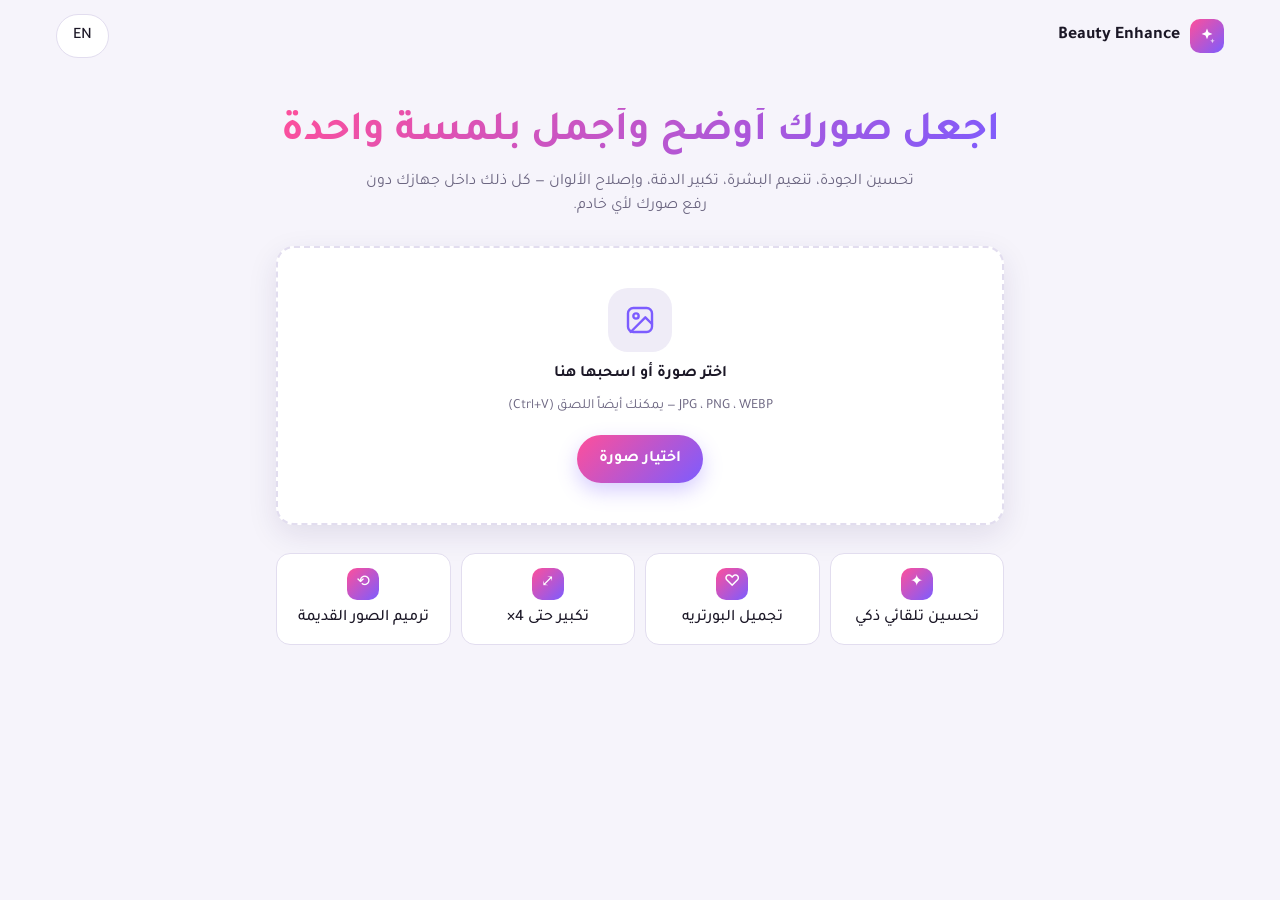
<file: index.html>
<!doctype html>
<html lang="ar" dir="rtl">
<head>
  <meta charset="utf-8">
  <meta name="viewport" content="width=device-width, initial-scale=1, viewport-fit=cover">
  <title>Beauty Enhance</title>
  <meta name="description" content="Enhance, retouch and upscale your photos privately in your browser.">
  <meta name="theme-color" content="#0f0d17">
  <link rel="icon" href="data:image/svg+xml,%3Csvg xmlns='http://www.w3.org/2000/svg' viewBox='0 0 64 64'%3E%3Cdefs%3E%3ClinearGradient id='g' x1='0' y1='0' x2='1' y2='1'%3E%3Cstop offset='0' stop-color='%23ff5fa2'/%3E%3Cstop offset='1' stop-color='%237c5cff'/%3E%3C/linearGradient%3E%3C/defs%3E%3Crect width='64' height='64' rx='16' fill='url(%23g)'/%3E%3Cpath d='M32 14l4.5 11.5L48 30l-11.5 4.5L32 46l-4.5-11.5L16 30l11.5-4.5z' fill='white'/%3E%3C/svg%3E">
  <link rel="preconnect" href="https://fonts.googleapis.com">
  <link rel="preconnect" href="https://fonts.gstatic.com" crossorigin>
  <link href="https://fonts.googleapis.com/css2?family=Inter:wght@400;500;600;700&family=Tajawal:wght@400;500;700&display=swap" rel="stylesheet">
  <link rel="stylesheet" href="css/style.css">
  <script type="importmap">
  {
    "imports": {
      "onnxruntime-web": "https://cdn.jsdelivr.net/npm/onnxruntime-web@1.21.0/dist/ort.bundle.min.mjs",
      "onnxruntime-web/webgpu": "https://cdn.jsdelivr.net/npm/onnxruntime-web@1.21.0/dist/ort.webgpu.bundle.min.mjs"
    }
  }
  </script>
</head>
<body>
  <header class="topbar">
    <div class="brand">
      <span class="logo" aria-hidden="true">
        <svg viewBox="0 0 24 24"><path d="M12 3l1.8 4.6L18.5 9.5l-4.7 1.8L12 16l-1.8-4.7L5.5 9.5l4.7-1.9z" fill="currentColor"/><path d="M18.5 15l.8 2 2 .8-2 .8-.8 2-.8-2-2-.8 2-.8z" fill="currentColor" opacity=".7"/></svg>
      </span>
      <span class="brand-name" data-i18n="appName">Beauty Enhance</span>
    </div>
    <div class="top-actions">
      <button class="ghost-btn" id="langBtn" type="button" aria-label="Language">EN</button>
    </div>
  </header>

  <main>
    <!-- Upload screen -->
    <section id="uploadView" class="upload-view">
      <div class="hero">
        <h1 data-i18n="heroTitle">اجعل صورك أوضح وأجمل بلمسة واحدة</h1>
        <p class="muted" data-i18n="heroSub">تحسين الجودة، تنعيم البشرة، تكبير الدقة، وإصلاح الألوان — كل ذلك داخل جهازك دون رفع صورك لأي خادم.</p>
      </div>

      <label id="dropzone" class="dropzone" tabindex="0">
        <input id="fileInput" type="file" accept="image/*" hidden>
        <span class="drop-icon" aria-hidden="true">
          <svg viewBox="0 0 24 24" fill="none" stroke="currentColor" stroke-width="1.8" stroke-linecap="round" stroke-linejoin="round"><rect x="3" y="3" width="18" height="18" rx="4"/><circle cx="9" cy="9" r="2"/><path d="M21 15l-5-5L5 21"/></svg>
        </span>
        <strong data-i18n="dropTitle">اختر صورة أو اسحبها هنا</strong>
        <span class="muted small" data-i18n="dropSub">JPG ، PNG ، WEBP — يمكنك أيضاً اللصق (Ctrl+V)</span>
        <span class="primary-btn" data-i18n="choose">اختيار صورة</span>
      </label>

      <ul class="features">
        <li><span class="f-ico">✦</span><span data-i18n="f1">تحسين تلقائي ذكي</span></li>
        <li><span class="f-ico">♡</span><span data-i18n="f2">تجميل البورتريه</span></li>
        <li><span class="f-ico">⤢</span><span data-i18n="f3">تكبير حتى 4×</span></li>
        <li><span class="f-ico">⟲</span><span data-i18n="f4">ترميم الصور القديمة</span></li>
      </ul>
    </section>

    <!-- Editor -->
    <section id="editorView" class="editor" hidden>
      <div class="stage-wrap">
        <div id="stage" class="stage">
          <canvas id="afterCanvas"></canvas>
          <canvas id="beforeCanvas" class="before"></canvas>
          <div id="divider" class="divider" role="slider" aria-label="Before / after" tabindex="0" aria-valuemin="0" aria-valuemax="100" aria-valuenow="50">
            <span class="handle" aria-hidden="true">
              <svg viewBox="0 0 24 24" fill="none" stroke="currentColor" stroke-width="2" stroke-linecap="round"><path d="M9 6l-6 6 6 6M15 6l6 6-6 6"/></svg>
            </span>
          </div>
          <span class="tag tag-before" data-i18n="before">قبل</span>
          <span class="tag tag-after" data-i18n="after">بعد</span>
          <div id="busy" class="busy" hidden>
            <div class="spinner"></div>
            <div id="busyText" data-i18n="working">جارٍ التحسين…</div>
            <div class="bar"><span id="busyBar"></span></div>
          </div>
        </div>
        <div class="meta muted small" id="meta" dir="ltr"></div>
      </div>

      <aside class="panel">
        <h2 class="panel-title" data-i18n="modeTitle">نوع التحسين</h2>
        <div id="modes" class="modes" role="radiogroup"></div>

        <h2 class="panel-title" data-i18n="scaleTitle">الدقة</h2>
        <div class="segmented" id="scaleGroup" role="radiogroup">
          <button type="button" data-scale="1" class="active">1×</button>
          <button type="button" data-scale="2">2× HD</button>
          <button type="button" data-scale="4">4× Ultra</button>
        </div>

        <h2 class="panel-title" data-i18n="aiTitle">أدوات الذكاء الاصطناعي</h2>
        <div class="ai-tools">
          <button type="button" class="ai-btn" id="aiBg">
            <span class="ai-ico" aria-hidden="true">✂</span><span data-i18n="ai_bg">إزالة الخلفية</span><span class="pill free" data-i18n="freeTag">مجاني</span>
          </button>
          <button type="button" class="ai-btn" id="aiColor">
            <span class="ai-ico" aria-hidden="true">🎨</span><span data-i18n="ai_color">تلوين الصورة</span><span class="pill free" data-i18n="freeTag">مجاني</span>
          </button>
          <button type="button" class="ai-btn" id="aiFace">
            <span class="ai-ico" aria-hidden="true">☺</span><span data-i18n="ai_face">ترميم الوجوه</span><span class="pill cloud" data-i18n="cloudTag">سحابي</span>
          </button>
        </div>
        <div id="bgOptions" class="bg-options" hidden>
          <span class="muted small" data-i18n="bgTitle">الخلفية</span>
          <div class="chips">
            <button type="button" class="chip" data-bg="transparent" data-i18n="bg_transparent">شفافة</button>
            <button type="button" class="chip" data-bg="white" data-i18n="bg_white">بيضاء</button>
            <button type="button" class="chip" data-bg="blur" data-i18n="bg_blur">ضبابية</button>
            <button type="button" class="chip" data-bg="color" data-i18n="bg_color">لون</button>
            <input type="color" id="bgColor" value="#ff8fb8" aria-label="Background color" class="color-input">
          </div>
        </div>
        <button type="button" class="link-btn" id="aiUndo" data-i18n="ai_undo" hidden>إلغاء تعديلات الذكاء الاصطناعي</button>

        <details class="tune" id="aiSettingsBox">
          <summary><span data-i18n="aiSettings">إعدادات الذكاء الاصطناعي (fal.ai)</span><span class="chev" aria-hidden="true">⌄</span></summary>
          <div class="key-row">
            <label for="falKey" class="small" data-i18n="falKey">مفتاح fal.ai API</label>
            <div class="row">
              <input type="password" id="falKey" autocomplete="off" spellcheck="false" placeholder="xxxxxxxx-xxxx:xxxxxxxx">
              <button type="button" class="ghost-btn" id="saveKey" data-i18n="saveKey">حفظ</button>
            </div>
            <p class="muted small" data-i18n="falKeyHint"></p>
            <p class="muted small" data-i18n="cloudNote"></p>
          </div>
          <label class="check">
            <input type="checkbox" id="cloudColor">
            <span data-i18n="cloudColor">استخدام السحابة للتلوين</span>
          </label>
        </details>

        <details class="tune" id="tune">
          <summary><span data-i18n="tuneTitle">ضبط يدوي</span><span class="chev" aria-hidden="true">⌄</span></summary>
          <div id="sliders" class="sliders"></div>
          <label class="check">
            <input type="checkbox" id="skinOnly" checked>
            <span data-i18n="skinOnly">تنعيم البشرة فقط (حماية العيون والشعر)</span>
          </label>
          <button type="button" class="ghost-btn wide" id="resetBtn" data-i18n="reset">إعادة الضبط</button>
        </details>

        <div class="actions">
          <button type="button" class="primary-btn wide" id="downloadBtn">
            <svg viewBox="0 0 24 24" fill="none" stroke="currentColor" stroke-width="2" stroke-linecap="round" stroke-linejoin="round" aria-hidden="true"><path d="M12 3v12M7 10l5 5 5-5M5 21h14"/></svg>
            <span data-i18n="download">حفظ الصورة</span>
          </button>
          <div class="row">
            <select id="formatSel" aria-label="Format">
              <option value="image/jpeg">JPG</option>
              <option value="image/png">PNG</option>
            </select>
            <button type="button" class="ghost-btn" id="newBtn" data-i18n="newPhoto">صورة جديدة</button>
          </div>
        </div>
        <p class="muted small privacy" data-i18n="privacy">🔒 تتم المعالجة بالكامل داخل متصفحك. صورك لا تغادر جهازك.</p>
      </aside>
    </section>
  </main>

  <div id="toast" class="toast" role="status" hidden></div>

  <script src="js/enhance.js"></script>
  <script src="js/app.js"></script>
  <script type="module" src="js/ai.js"></script>
</body>
</html>
</file>
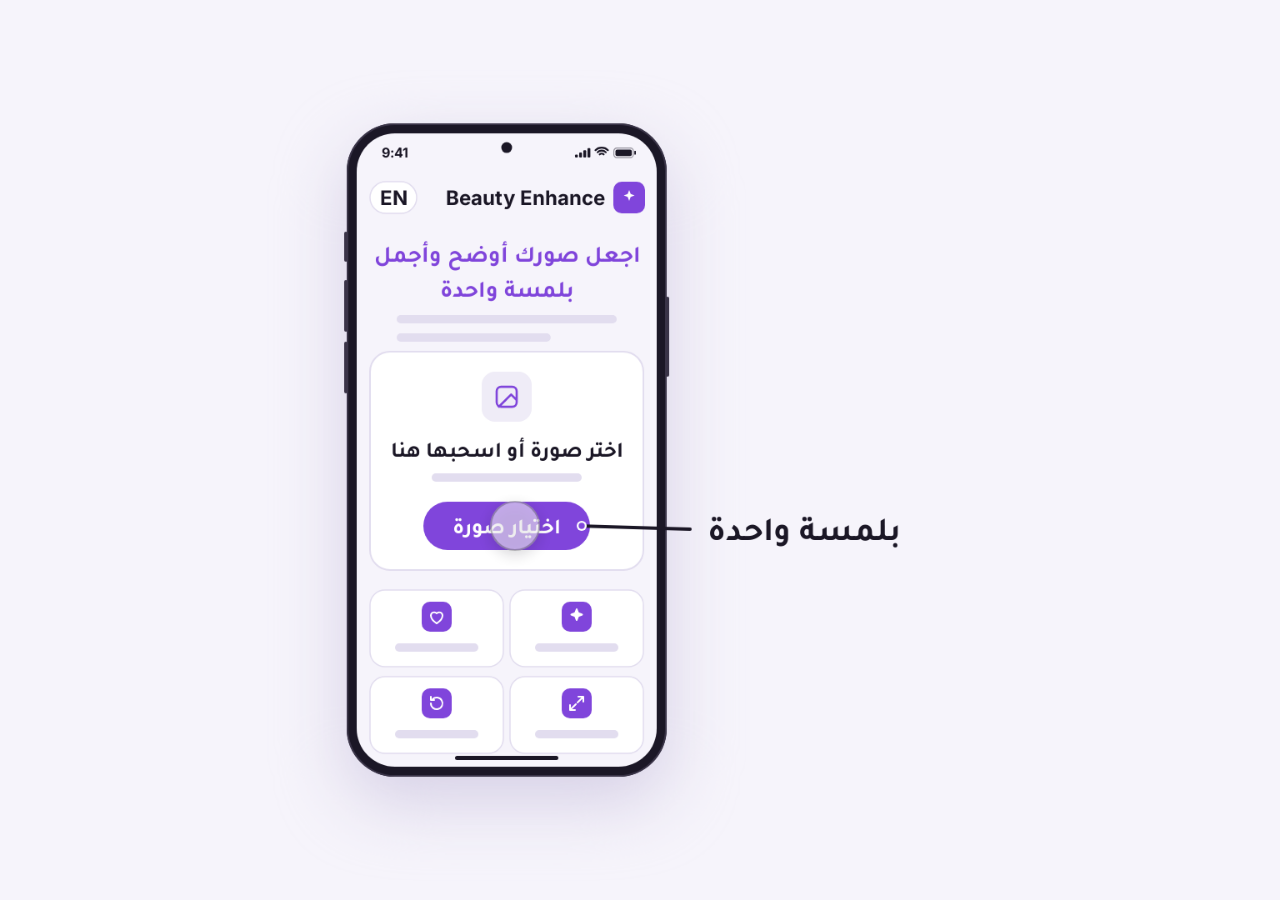
<file: videos/beauty-promo/beauty-promo.html>
<!doctype html>
<!-- Fonts embedded under the SIL Open Font License 1.1:
     tajawal-arabic-700-normal.woff2: licence text not found
     inter-latin-700-normal.woff2: Copyright 2016 The Inter Project Authors (https://github.com/rsms/inter) Inter-Italic[opsz,wght].ttf: Copyright 2016 The Inter Project Authors (https://github.com/rsms/inter) -->
<html lang="ar">
<head>
<meta charset="utf-8">
<meta name="viewport" content="width=device-width,initial-scale=1">
<title>Beauty Enhance promo</title>
<style>
@font-face{font-family:"Tajawal";font-style:normal;font-weight:700;font-display:block;src:url([data-uri]) format("woff2")}
@font-face{font-family:"Inter";font-style:normal;font-weight:700;font-display:block;src:url([data-uri]) format("woff2")}
*,*::before,*::after{transition:none!important;animation:none!important}
html,body{margin:0;height:100%;background:#F6F4FB}
body{display:grid;place-items:center;overflow:hidden}
canvas{display:block;max-width:100vw;max-height:100vh;width:auto;height:auto}
</style>
</head>
<body>
<canvas id="c" width="1080" height="1080"></canvas>
<script>
(() => {
'use strict';

/* ==========================================================================
 * FILM: the part you edit. Everything below CORE BEGIN stays as it is.
 *
 * Times are seconds; beat(n) and bar(n) put them on the tempo grid.
 * The device sits on the canvas at (x, y), its centre, in canvas pixels.
 * Screen content is in the screen's own units (the screenshot's points):
 * a box's x, y is its top-left inside its parent, a text's x is its anchor
 * and y its baseline. The device's scale maps screen units to pixels.
 * Colours are palette role names.
 * The script is the demo, in time order: the pointer moves and taps, the
 * screens scroll, push and expand, buttons change state, toasts and sheets
 * open, the camera focuses. Callouts sit beside the device, in canvas
 * pixels, with a leader line to the element they name.
 * A 'hold' loop ends on a still copy of frame 0: the lockup is on screen at
 * rest at t = 0, leaves at wrap.exit, and is rebuilt at the end.
 * Helpers you add here must not reuse a core or engine name.
 * ========================================================================== */
const BPM = 120;
const beat = (n) => n * 60 / BPM;            // quarter notes
const bar = (n) => beat(4 * n);              // 4/4 bars

// Beauty Enhance, rebuilt from its own screens (videos/beauty-promo/ref/*.png), at 360 units wide.
// The photo in the editor is a drawn landscape, not a real photo: dull "before", vivid "after".
const SPARKLE = 'M12 3l1.8 4.6L18.5 9.5l-4.7 1.8L12 16l-1.8-4.7L5.5 9.5l4.7-1.9z';
const topbar = () => [
  { type: 'rect', x: 16, y: 58, w: 56, h: 38, radius: 'pill', fill: 'paper', stroke: 'line', width: 1.5 },
  { type: 'text', text: 'EN', font: 'latin', size: 24, anchor: 'C', x: 44, y: 86, color: 'ink' },
  { type: 'text', text: 'Beauty Enhance', font: 'latin', size: 24, anchor: 'R', x: 298, y: 86, color: 'ink' },
  { type: 'rect', x: 308, y: 58, w: 38, h: 38, radius: 10, fill: 'brand',
    children: [{ type: 'path', d: SPARKLE, fill: 'paper', x: 7, y: 7 }] },
];
// the photo: 328 x 246 units
const landscape = (sky, hill, ground, sun) => [
  { type: 'rect', x: 0, y: 0, w: 328, h: 246, fill: sky },
  ...(sun ? [{ type: 'rect', x: 228, y: 34, w: 44, h: 44, radius: 'pill', fill: sun }] : []),
  { type: 'path', d: 'M0 150L92 70L172 140L240 96L328 150V246H0Z', fill: hill },
  { type: 'rect', x: 0, y: 150, w: 328, h: 96, fill: ground },
];
const modeBtn = (id, label, x, y, on) => ({ id, type: 'button', x, y, w: 92, h: 64, radius: 18, label, size: 26,
  fill: on ? 'brand' : 'tint', color: on ? 'paper' : 'ink',
  states: { on: { fill: 'brand', color: 'paper' }, off: { fill: 'tint', color: 'ink' } } });
const ICON_HEART = 'M12 20s-7-4.4-7-9.5A4 4 0 0 1 12 8a4 4 0 0 1 7 2.5C19 15.6 12 20 12 20z';
const ICON_EXPAND = 'M14 4h6v6M10 20H4v-6M20 4l-7 7M4 20l7-7';
const ICON_RESTORE = 'M5 12a7 7 0 1 0 2-4.9M5 4v4h4';
const DOWNLOAD = 'M12 3v12M7 10l5 5 5-5M5 21h14';

const FILM = {
  title: 'Beauty Enhance promo',
  alt: 'A phone rises in showing Beauty Enhance. A finger taps Choose photo, the editor opens and the before and after slider is dragged across the photo. It taps the Beauty mode, scrolls, taps Save photo and a toast confirms it. Beauty Enhance.',
  W: 1080, H: 1080, FPS: 60, DUR: bar(6), BPM,
  loop: 'hold',
  palette: {
    bg: '#F6F4FB', ink: '#1B1726', paper: '#FFFFFF', line: '#E2DDEF', muted: '#6B6580',
    brand: '#8045DB', tint: '#EFECF7', okbg: '#DFF5E8', okfg: '#17663B', shade: '#D6D0E6', edge: '#3A3448',
    dsky: '#9AA1AD', dhill: '#5D6470', dground: '#666B58',
    vsky: '#7DB6F2', vhill: '#2B3A8C', vground: '#3E7F3C', sun: '#FFD27A',
  },
  fonts: {
    ui: { family: 'Tajawal', weight: 700 },
    display: { family: 'Tajawal', weight: 700 },
    latin: { family: 'Inter', weight: 700 },
  },
  grid: { margin: 104, unit: 8 },
  poster: 5.5,

  device: {
    kind: 'phone', x: 380, y: 540, screen: [360, 760], scale: 1, radius: 46, bezel: 12, font: 'latin',
    body: 'ink', edge: 'edge', shadow: { color: 'shade', blur: 40, dy: 30, op: 1 },
    enter: { at: beat(0.25), from: { dy: 1160 }, spring: 'LIFT' },
    exit: { at: beat(19.5), to: { dy: 1160 }, spring: 'DROP' },
  },

  screens: [
    { id: 'upload', bg: 'bg', status: 'ink',
      layers: [
        ...topbar(),
        { type: 'text', text: 'اجعل صورك أوضح وأجمل', size: 28, anchor: 'C', x: 180, y: 154, color: 'brand' },
        { type: 'text', text: 'بلمسة واحدة', size: 28, anchor: 'C', x: 180, y: 196, color: 'brand' },
        { type: 'bars', x: 48, y: 218, w: 264, h: 10, n: 2, gap: 22, last: 0.7, color: 'line' },
        { id: 'DROP', type: 'card', x: 16, y: 262, w: 328, h: 262, radius: 24, fill: 'paper', stroke: 'line', width: 2,
          children: [
            { type: 'rect', x: 134, y: 24, w: 60, h: 60, radius: 16, fill: 'tint',
              children: [{ type: 'icon', d: 'M3 7a4 4 0 0 1 4-4h10a4 4 0 0 1 4 4v10a4 4 0 0 1-4 4H7a4 4 0 0 1-4-4zM21 15l-5-5L5 21', vb: 24, size: 32, x: 14, y: 14, color: 'brand' }] },
            { type: 'text', text: 'اختر صورة أو اسحبها هنا', size: 26, anchor: 'C', x: 164, y: 126, color: 'ink' },
            { type: 'bars', x: 74, y: 146, w: 180, h: 10, n: 1, color: 'line' },
            { id: 'CHOOSE', type: 'button', x: 64, y: 180, w: 200, h: 58, fill: 'brand', color: 'paper', label: 'اختيار صورة', size: 26 },
          ] },
        ...[[184, 548, SPARKLE], [16, 548, ICON_HEART], [184, 652, ICON_EXPAND], [16, 652, ICON_RESTORE]].map(([x, y, d]) => ({ type: 'card', x, y, w: 160, h: 92, radius: 18, fill: 'paper', stroke: 'line', width: 1.5,
          children: [{ type: 'rect', x: 62, y: 14, w: 36, h: 36, radius: 10, fill: 'brand', children: [{ type: 'icon', d, vb: 24, size: 24, x: 6, y: 6, color: 'paper', ...(d === SPARKLE ? { fill: 'paper' } : {}) }] }, { type: 'bars', x: 30, y: 64, w: 100, h: 10, n: 1, color: 'line' }] })),
      ] },
    { id: 'editor', bg: 'bg', status: 'ink',
      layers: [
        ...topbar(),
        { id: 'STAGE', type: 'card', x: 16, y: 112, w: 328, h: 246, radius: 24, fill: 'vsky',
          children: [
            ...landscape('vsky', 'vhill', 'vground', 'sun'),
            { id: 'BEFORE', type: 'card', x: 0, y: 0, w: 164, h: 246, radius: 0, fill: 'dsky', origin: [0, 0],
              keys: [
                { at: beat(5.5), to: { w: 50 }, spring: 'MOVE' },
                { at: beat(7), to: { w: 286 }, spring: 'MOVE' },
                { at: beat(8.5), to: { w: 164 }, spring: 'MOVE' },
              ],
              children: landscape('dsky', 'dhill', 'dground', null) },
            { id: 'DIV', type: 'group', x: 141, y: 0, w: 46, h: 246,
              keys: [
                { at: beat(5.5), to: { dx: -114 }, spring: 'MOVE' },
                { at: beat(7), to: { dx: 122 }, spring: 'MOVE' },
                { at: beat(8.5), to: { dx: 0 }, spring: 'MOVE' },
              ],
              children: [
                { type: 'rect', x: 22, y: 0, w: 2, h: 246, fill: 'paper' },
                { id: 'HANDLE', type: 'rect', x: 0, y: 100, w: 46, h: 46, radius: 'pill', fill: 'paper',
                  children: [{ type: 'icon', d: 'M9 6l-6 6 6 6M15 6l6 6-6 6', vb: 24, size: 26, x: 10, y: 10, color: 'ink' }] },
              ] },
            { type: 'rect', x: 12, y: 12, w: 64, h: 38, radius: 'pill', fill: 'ink',
              children: [{ type: 'text', text: 'قبل', size: 24, anchor: 'C', x: 32, y: 27, color: 'paper' }] },
            { type: 'rect', x: 252, y: 12, w: 64, h: 38, radius: 'pill', fill: 'brand',
              children: [{ type: 'text', text: 'بعد', size: 24, anchor: 'C', x: 32, y: 27, color: 'paper' }] },
          ] },
        { type: 'card', x: 16, y: 374, w: 328, h: 560, radius: 24, fill: 'paper', stroke: 'line', width: 1.5,
          children: [
            { type: 'text', text: 'نوع التحسين', size: 24, anchor: 'R', x: 308, y: 38, color: 'muted' },
            modeBtn('AUTO', 'تلقائي', 220, 54, true),
            modeBtn('BEAUTY', 'تجميل', 118, 54, false),
            { type: 'rect', x: 16, y: 54, w: 92, h: 64, radius: 18, fill: 'tint',
              children: [{ type: 'text', text: 'HD', font: 'latin', size: 24, anchor: 'C', x: 46, y: 41, color: 'ink' }] },
            modeBtn('OLD', 'قديمة', 220, 126, false),
            modeBtn('COLOR', 'ألوان', 118, 126, false),
            modeBtn('LIGHT', 'إضاءة', 16, 126, false),
            { type: 'text', text: 'أدوات الذكاء الاصطناعي', size: 24, anchor: 'R', x: 308, y: 238, color: 'muted' },
            ...[['إزالة الخلفية', 256], ['تلوين الصورة', 326]].map(([t, y]) => ({ type: 'rect', x: 16, y, w: 296, h: 60, radius: 16, fill: 'tint',
              children: [
                { type: 'text', text: t, size: 26, anchor: 'R', x: 280, y: 39, color: 'ink' },
                { type: 'rect', x: 12, y: 12, w: 88, h: 36, radius: 'pill', fill: 'okbg',
                  children: [{ type: 'text', text: 'مجاني', size: 24, anchor: 'C', x: 44, y: 26, color: 'okfg' }] },
              ] })),
            { id: 'SAVE', type: 'button', x: 16, y: 412, w: 296, h: 64, fill: 'brand', color: 'paper', label: 'حفظ الصورة', size: 26,
              icon: 'download', iconSize: 26 },
            { type: 'bars', x: 40, y: 500, w: 248, h: 10, n: 2, gap: 22, last: 0.5, color: 'line' },
          ] },
        { type: 'rect', fixed: true, x: 0, y: 0, w: 360, h: 50, fill: 'bg' },
        { id: 'TOAST', type: 'toast', w: 270, h: 60, y: 60, fill: 'ink', color: 'paper', text: 'تم حفظ الصورة', icon: 'check', iconColor: 'okbg',
          shadow: { color: 'ink', blur: 18, dy: 8, op: 0.18 } },
      ] },
  ],

  pointer: { kind: 'finger', size: 60, fill: 'paper', ring: 'ink' },

  script: [
    { at: beat(1), pointer: 'in', to: 'CHOOSE', point: [0.55, 0.5], from: [420, 980] },
    { at: beat(2.75), tap: 'CHOOSE' },
    { at: beat(3.25), push: 'editor' },
    { at: beat(4.25), move: 'HANDLE' },
    { at: beat(5.5), move: [66, 235], arc: 0 },
    { at: beat(7), move: [302, 235], arc: 0 },
    { at: beat(8.5), move: [180, 235], arc: 0 },
    { at: beat(9.75), move: 'BEAUTY' },
    { at: beat(10.75), tap: 'BEAUTY' },
    { at: beat(11), state: 'BEAUTY', to: 'on' },
    { at: beat(11), state: 'AUTO', to: 'off' },
    { at: beat(12.5), move: [180, 600] },
    { at: beat(13.25), scroll: 160 },
    { at: beat(14.25), move: 'SAVE', point: [0.5, 0.5] },
    { at: beat(15), tap: 'SAVE' },
    { at: beat(15.5), open: 'TOAST' },
    { at: beat(15.75), pointer: 'out' },
    { at: beat(19), close: 'TOAST' },
  ],

  // At most 4 words each, lifted from the app's own copy.
  callouts: [
    { id: 'ONE', text: 'بلمسة واحدة', x: 624, y: 648, size: 40, color: 'ink', to: 'CHOOSE', point: [0.95, 0.5], in: beat(1.5), out: beat(3.25) },
    { id: 'AUTO_C', text: 'تحسين تلقائي ذكي', x: 624, y: 360, size: 40, color: 'ink', to: 'STAGE', point: [0.97, 0.3], in: beat(5), out: beat(9.25) },
    { id: 'BEAUTY_C', text: 'تجميل البورتريه', x: 624, y: 632, size: 40, color: 'ink', to: 'BEAUTY', point: [0.9, 0.5], in: beat(11.25), out: beat(13) },
    { id: 'PRIV', text: 'صورك لا تغادر جهازك', x: 624, y: 264, size: 38, color: 'ink', to: 'TOAST', point: [0.995, 0.5], in: beat(16), out: beat(19) },
  ],

  lockup: {
    wrap: { exit: 0, to: { op: 0, dy: -56 }, spring: 'EXIT', stagger: 32 },
    layers: [
      { id: 'ICON', type: 'rect', x: 456, y: 300, w: 168, h: 168, radius: 42, fill: 'brand',
        enter: { at: beat(20), from: { scale: 0 }, spring: 'POP' },
        children: [{ type: 'path', d: 'M84 24l12.6 32.2L129.5 69.5l-32.9 12.6L84 115l-12.6-32.9L38.5 69.5l32.9-13.3z', fill: 'paper' }] },
      { id: 'NAME', type: 'text', text: 'Beauty Enhance', font: 'latin', size: 88, anchor: 'C', x: 540, y: 600, color: 'ink',
        enter: { at: beat(20.5), from: { dy: 48, op: 0, blur: 10 }, spring: 'LAND', stagger: 32 } },
      { id: 'TAG', type: 'text', text: 'اجعل صورك أوضح وأجمل', size: 54, anchor: 'C', x: 540, y: 704, color: 'brand',
        enter: { at: beat(21.25), from: { dy: 32, op: 0, blur: 8 }, spring: 'LAND' } },
    ],
  },
};

/* ===== CORE BEGIN: shared/core.js, synced by tools/sync.mjs. Do not edit it here. ===== */
/* ==========================================================================
 * CORE: the deterministic runtime every motion-* engine shares.
 * Source: shared/core.js in the motion-launch-videos repo, copied into each
 * template by tools/sync.mjs. Do not edit it inside a film.
 *
 * seek(t) is a pure function of (t mod DUR): same t, same pixels, whatever was
 * drawn before. No timers, no Date, no Math.random, no state between calls.
 *   - Springs are closed-form step responses, one per target change, snapped
 *     to exactly 1 once settled. A Prop is a base value plus its springs.
 *     Springs still settling when the loop ends carry over the seam.
 *   - Periodic motion runs a whole number of cycles per loop (cyc, wave,
 *     loopNoise), so it is exact at the seam by construction.
 *   - Randomness is seeded (mulberry32, hash).
 *   - Continuous motion reads the exact t; discrete state (typing, drawings
 *     held on twos, sprite frames, line boil) reads the quantised q, so every
 *     subframe of one output frame agrees on it.
 *   - Motion blur averages 1 to 64 subframes on a trailing 270-degree
 *     shutter, one per 5 px of movement, never across a hard cut.
 *   - Sound (FILM.audio) is synthesised from cues in an OfflineAudioContext,
 *     outside seek(), from seeded noise; a bed (FILM.audio.bed) adds music in
 *     a key, a reverb runs in plain JS; FILM.transparent clears to alpha.
 * The engine below describes its vertical through hooks (build, draw, disp,
 * checks, stills, layout, visible, lastChange) and calls boot(ENGINE) last.
 * The core keeps its internals to itself and exports the helpers listed at
 * its end, so an engine can name its own functions freely.
 * ========================================================================== */
const CORE = (() => {
/* ---------------- formats: one film, several aspect ratios ---------------- */
// ?format=9x16 (the scripts pass --format 9:16) re-sizes the film before anything reads FILM. A key of
// FILM.formats patches any field for that format (objects merge, arrays of items with an id merge by id,
// anything else is replaced). Without W and H in the patch, the standard ratios keep the film's short side:
// 1:1, 4:5, 9:16, 16:9. Positions stay authored in the base format; an engine maps them with fmtX/fmtY/fmtPos,
// which keep an element's offset from the centre (the default) or from the edge its pin names.
const BW = FILM.W, BH = FILM.H;
const FORMAT = (() => { const m = /[?&]format=(\d+)[x:](\d+)/.exec(location.search); return m ? `${m[1]}:${m[2]}` : null; })();
function mergeInto(a, b) {
  for (const [k, v] of Object.entries(b)) {
    const o = a[k];
    if (Array.isArray(v) && Array.isArray(o) && v.every((x) => x && x.id != null)) {
      for (const it of v) { const t = o.find((x) => x && x.id === it.id); if (t) mergeInto(t, it); else o.push(it); }
    } else if (v && typeof v === 'object' && !Array.isArray(v) && o && typeof o === 'object' && !Array.isArray(o)) mergeInto(o, v);
    else a[k] = v;
  }
  return a;
}
if (FORMAT) {
  const patch = (FILM.formats || {})[FORMAT] || {};
  const [ra, rb] = FORMAT.split(':').map(Number), short = Math.min(BW, BH);
  if (!(ra > 0 && rb > 0)) throw new Error(`bad format ${FORMAT}`);
  const size = ra === rb ? [short, short] : ra < rb ? [short, Math.round(short * rb / ra / 2) * 2] : [Math.round(short * ra / rb / 2) * 2, short];
  mergeInto(FILM, { W: size[0], H: size[1], ...patch });
}
const { W, H, FPS, DUR } = FILM;
const NFR = Math.round(DUR * FPS);                 // output frames in the loop
const CX = W / 2, CY = H / 2;
const U = Math.min(W, H) / 1080;                   // scale for built-in pixel constants
const PAL = FILM.palette;
const USED = new Set();                            // palette roles the film draws with
const col = (k) => PAL[k] || k;                    // look a role up (while drawing)
const role = (k) => { USED.add(k); return PAL[k] || k; };   // resolve and register a role (at build time)
const GRID = FILM.grid || {};
const MARGIN = GRID.margin != null ? GRID.margin : Math.round(104 * U);
const UNIT = GRID.unit || 8;
const MEASURE = W - 2 * MARGIN;
const FS = Math.min(W, H) / Math.min(BW, BH);      // base px -> this format's px
const FMT = { key: FORMAT || `${BW}x${BH}`, W, H, BW, BH, s: FS, aspect: W === H ? 'square' : W < H ? 'vertical' : 'horizontal' };
// pin: 'l' or 'r' keeps the distance from that edge, 't' or 'b' likewise; otherwise the offset from the centre
const fmtX = (x, pin = '') => /l/.test(pin) ? x * FS : /r/.test(pin) ? W - (BW - x) * FS : W / 2 + (x - BW / 2) * FS;
const fmtY = (y, pin = '') => /t/.test(pin) ? y * FS : /b/.test(pin) ? H - (BH - y) * FS : H / 2 + (y - BH / 2) * FS;
const fmtPos = (x, y, pin = '') => [fmtX(x, pin), fmtY(y, pin)];
const fmtSz = (v) => v * FS;
const LOOP = FILM.loop || 'hold';                  // 'hold': ends on a still copy of frame 0; 'cycle': periodic, continuous over the seam; 'none'
const BLUR = FILM.blur !== false;                  // false: one sample per frame (cartoon, pixel art)
const TRANSPARENT = !!FILM.transparent;            // clear to transparent instead of filling bg (bg stays the assumed backdrop)
const SHUTTER = 0.75;                              // 270 degrees, trailing
const MIN_SAMPLES = 4, MAX_SAMPLES = 64, PX_PER_SAMPLE = 5;   // Uint16 sums hold up to 257 x 255
const TAU = Math.PI * 2;

const canvas = document.getElementById('c');
canvas.width = W; canvas.height = H;
canvas.setAttribute('role', 'img');
canvas.setAttribute('aria-label', FILM.alt || FILM.title || '');
if (FILM.title) document.title = FILM.title;
document.documentElement.style.background = PAL.bg;
document.body.style.background = PAL.bg;
// CPU raster everywhere: Chrome moves a canvas from GPU to CPU after repeated getImageData
// reads, which changes antialiasing mid-render. Pin every 2D context from its first call.
// An alpha channel, though every frame fills it opaque: on an opaque canvas Chromium draws text with
// LCD subpixel antialiasing (red and blue fringes on every glyph), whatever the command line says.
const ctx = canvas.getContext('2d', { willReadFrequently: true, alpha: true });
const mkCanvas = (w = W, h = H) => { const c = document.createElement('canvas'); c.width = w; c.height = h; return c; };
const mk2d = (w, h) => { const c = mkCanvas(w, h); return [c, c.getContext('2d', { willReadFrequently: true })]; };
const mctx = mkCanvas().getContext('2d', { willReadFrequently: true });   // measuring only

/* ---------------- springs: closed-form step responses ---------------- */
// [zeta, omega]. Underdamped (zeta < 1) overshoots and lands; zeta = 1 glides in without overshoot.
// Engines add their own (boot merges ENGINE.springs, then FILM.springs).
const SP = {
  SLAM: [0.60, 30.0], LAND: [0.72, 28.0], PUNCH: [0.65, 31.0], FADE: [1, 32.4],
  FOCUS: [1, 19.5], EXIT: [1, 32.4], PAN: [1, 32.4], DRAW: [1, 32.4],
  LINE: [0.80, 15.6], MASK: [1, 19.5], TICK: [1, 32.4],
};
const spring = (sp) => { const s = typeof sp === 'string' ? SP[sp] : sp; if (!s) throw new Error(`unknown spring ${sp}`); return s; };
const settle = (sp) => 16 / (sp[0] * sp[1]);       // after this the response snaps to exactly 1
function S(tau, sp) {
  const z = sp[0], w = sp[1];
  if (tau <= 0) return 0;
  if (tau >= settle(sp)) return 1;                 // residual < 2e-6 of the move: snap, so loops are bit-exact
  if (z < 1) {
    const wd = w * Math.sqrt(1 - z * z);
    return 1 - Math.exp(-z * w * tau) * (Math.cos(wd * tau) + (z * w / wd) * Math.sin(wd * tau));
  }
  return 1 - (1 + w * tau) * Math.exp(-w * tau);
}
function dS(tau, sp) {                             // d S / d tau, per second
  const z = sp[0], w = sp[1];
  if (tau <= 0 || tau >= settle(sp)) return 0;
  if (z < 1) { const wd = w * Math.sqrt(1 - z * z); return (w * w / wd) * Math.exp(-z * w * tau) * Math.sin(wd * tau); }
  return w * w * tau * Math.exp(-w * tau);
}
// the visible landing: the first crossing of the target when underdamped, 95 % when critically damped
function landT(sp) {
  sp = spring(sp);
  const z = sp[0], w = sp[1];
  if (z < 1) { const wd = w * Math.sqrt(1 - z * z); return (Math.PI - Math.atan(wd / (z * w))) / wd; }
  let a = 0, b = settle(sp);
  for (let i = 0; i < 40; i++) { const m = (a + b) / 2; if (S(m, sp) < 0.95) a = m; else b = m; }
  return b;
}

// A property = base value + one spring per target change (superposed). set() is an instant jump
// that cancels earlier springs; use it only while the element is invisible, at a hard cut, or hidden
// inside fast motion blur. Events are added in time order. In a looping film, springs still settling
// at the end of the loop carry over the seam into its start (only while no set() has happened yet),
// so the film is continuous there; the value a Prop ends on must equal the value it starts from.
const PROPS = [];
class Prop {
  constructor(v0, name) { this.v0 = v0; this.last = v0; this.ev = []; this.tLast = -Infinity; this.name = name || '?'; this.tail = null; this.firstSet = Infinity; PROPS.push(this); }
  order(t) { if (t < this.tLast - 1e-9) throw new Error(`${this.name}: event at ${t} added after one at ${this.tLast}`); this.tLast = t; this.tail = null; }
  to(t, v, sp) { this.order(t); this.ev.push({ t, d: v - this.last, sp: spring(sp), set: false }); this.last = v; return this; }
  set(t, v) { this.order(t); this.ev.push({ t, v, set: true }); this.last = v; return this; }
  seam() {                                         // the springs that carry over the seam
    if (this.tail) return this.tail;
    let k = -1;
    this.firstSet = Infinity;
    for (let i = 0; i < this.ev.length; i++) if (this.ev[i].set) { k = i; if (this.firstSet === Infinity) this.firstSet = this.ev[i].t; }
    this.tail = LOOP === 'none' ? [] : this.ev.slice(k + 1).filter((e) => e.d !== 0 && e.t + settle(e.sp) > DUR);
    return this.tail;
  }
  at(t) {
    let v = this.v0, i0 = 0;
    const ev = this.ev;
    for (let i = 0; i < ev.length; i++) if (ev[i].set && ev[i].t <= t) { v = ev[i].v; i0 = i + 1; }
    for (let i = i0; i < ev.length; i++) { const e = ev[i]; if (!e.set) v += e.d * S(t - e.t, e.sp); }
    const tail = this.seam();
    if (tail.length && t < this.firstSet) for (const e of tail) v += e.d * (S(t + DUR - e.t, e.sp) - 1);
    return v;
  }
  vel(t) {                                         // per second
    let v = 0, i0 = 0;
    const ev = this.ev;
    for (let i = 0; i < ev.length; i++) if (ev[i].set && ev[i].t <= t) i0 = i + 1;
    for (let i = i0; i < ev.length; i++) { const e = ev[i]; if (!e.set) v += e.d * dS(t - e.t, e.sp); }
    const tail = this.seam();
    if (tail.length && t < this.firstSet) for (const e of tail) v += e.d * dS(t + DUR - e.t, e.sp);
    return v;
  }
  active(a, b) {                                   // does the value change anywhere in (a, b]?
    for (const e of this.ev) {
      if (e.set) { if (e.t > a && e.t <= b) return true; }
      else if (e.d !== 0 && e.t < b && e.t + settle(e.sp) > a) return true;
    }
    if (a < this.firstSet) for (const e of this.seam()) if (e.t - DUR < b && e.t - DUR + settle(e.sp) > a) return true;
    return false;
  }
  settleEnd() { let m = -Infinity; for (const e of this.ev) m = Math.max(m, e.set ? e.t : e.t + settle(e.sp)); return m; }
  lastSet(a, b) { let m = -Infinity; for (const e of this.ev) if (e.set && e.t > a && e.t <= b && e.t > m) m = e.t; return m; }
}

/* ---------------- periodic motion and seeded randomness ---------------- */
// n whole cycles per loop: exact at the seam by construction. Use these for anything that never stops
// (an idle bob, a spin, a drifting field) and set ENGINE.always, or declare its windows with activeIn.
const cyc = (t, n, phase = 0) => TAU * (n * t / DUR + phase);
const wave = (t, n, phase = 0) => Math.sin(cyc(t, n, phase));
function mulberry32(a) {
  return function () {
    a |= 0; a = (a + 0x6D2B79F5) | 0;
    let t = Math.imul(a ^ (a >>> 15), 1 | a);
    t = (t + Math.imul(t ^ (t >>> 7), 61 | t)) ^ t;
    return ((t ^ (t >>> 14)) >>> 0) / 4294967296;
  };
}
// three integers to [0, 1), well mixed: a pure replacement for Math.random keyed by what it decides
function hash(a, b = 0, c = 0) {
  let h = Math.imul((a | 0) ^ 0x3C6EF372, 0x85EBCA6B);
  h = Math.imul(h ^ (h >>> 13) ^ (b | 0), 0xC2B2AE35);
  h = Math.imul(h ^ (h >>> 16) ^ (c | 0), 0x27D4EB2F);
  h ^= h >>> 15; h = Math.imul(h, 0x85EBCA6B); h ^= h >>> 13; h = Math.imul(h, 0xC2B2AE35); h ^= h >>> 16;
  return (h >>> 0) / 4294967296;
}
// smooth noise in [-1, 1] that loops exactly: three whole harmonics (n, 2n+1, 4n+3 cycles per loop) with seeded phases
function loopNoise(t, n, seed) {
  return (Math.sin(cyc(t, n, hash(seed, 1))) + 0.5 * Math.sin(cyc(t, 2 * n + 1, hash(seed, 2))) + 0.25 * Math.sin(cyc(t, 4 * n + 3, hash(seed, 3)))) / 1.75;
}
function shuffled(arr, seed) {                     // Fisher-Yates on a copy, seeded
  const r = mulberry32(seed), a = arr.slice();
  for (let i = a.length - 1; i > 0; i--) { const j = Math.floor(r() * (i + 1)); const x = a[i]; a[i] = a[j]; a[j] = x; }
  return a;
}

/* ---------------- time ---------------- */
const wrapT = (t) => ((t % DUR) + DUR) % DUR;
const frameOf = (t) => Math.ceil(t * FPS - 1e-9);  // all subframes of output frame n map to n
const typed = (q, ts, n) => Math.max(0, Math.min(n, Math.ceil((q - ts) * FPS - 1e-6)));   // one character per frame
const noteSec = (v) => (typeof v === 'number' && v >= 1 ? 4 * 60 / FILM.BPM / v : v);     // 16 -> a 16th note
const drawing = (q, fps) => Math.floor(q * fps + 1e-6);    // index of the held drawing (12 fps = on twos at 24, fives at 60)

/* ---------------- colour ---------------- */
function rgbOf(hex) { const h = String(hex).replace('#', ''); const n = parseInt(h.length === 3 ? h.replace(/./g, '$&$&') : h.slice(0, 6), 16); return [(n >> 16) & 255, (n >> 8) & 255, n & 255]; }
const hexOf = (r, g, b) => '#' + [r, g, b].map((v) => Math.max(0, Math.min(255, Math.round(v))).toString(16).padStart(2, '0')).join('').toUpperCase();
function mix(a, b, k) { const x = rgbOf(a), y = rgbOf(b); return hexOf(x[0] + (y[0] - x[0]) * k, x[1] + (y[1] - x[1]) * k, x[2] + (y[2] - x[2]) * k); }
function hueChroma(r, g, b) {
  const mx = Math.max(r, g, b), mn = Math.min(r, g, b), C = mx - mn;
  if (C === 0) return [0, 0];
  let h;
  if (mx === r) h = 60 * (((g - b) / C) % 6); else if (mx === g) h = 60 * ((b - r) / C + 2); else h = 60 * ((r - g) / C + 4);
  return [h < 0 ? h + 360 : h, C];
}
const hueDist = (a, b) => { const d = Math.abs(a - b) % 360; return d > 180 ? 360 - d : d; };
function lum(hex) { const c = rgbOf(hex).map((v) => { v /= 255; return v <= 0.04045 ? v / 12.92 : Math.pow((v + 0.055) / 1.055, 2.4); }); return 0.2126 * c[0] + 0.7152 * c[1] + 0.0722 * c[2]; }
const contrast = (a, b) => { const x = lum(a), y = lum(b); return (Math.max(x, y) + 0.05) / (Math.min(x, y) + 0.05); };
function inksClash(a, b) {                         // two inks may share a pixel only when that cannot make a new hue
  const [ha, ca] = hueChroma(...rgbOf(a)), [hb, cb] = hueChroma(...rgbOf(b));
  return ca >= 40 && cb >= 40 && hueDist(ha, hb) > 13;
}

/* ---------------- fonts and type ---------------- */
const face = (r) => { const f = FILM.fonts && FILM.fonts[r]; if (!f) throw new Error(`no font role "${r}"`); return f; };
const fontStr = (r, size) => { const f = face(r); return `${f.style === 'italic' ? 'italic ' : ''}${f.weight} ${size}px "${f.family}"`; };
function setFont(c, f) { c.font = f; c.fontKerning = 'normal'; c.letterSpacing = '0px'; c.textBaseline = 'alphabetic'; c.textAlign = 'left'; }
function capRatio(r) { setFont(mctx, fontStr(r, 1000)); return mctx.measureText('H').actualBoundingBoxAscent / 1000; }
const TEXT = {};                                   // font role -> every character it draws (checked against the font's cmap)
const useText = (r, s) => { face(r); TEXT[r] = (TEXT[r] || '') + s; return s; };
function textByFace() {
  const out = {};
  for (const [r, s] of Object.entries(TEXT)) { const f = face(r), k = `${f.family}|${f.weight}`; out[k] = (out[k] || '') + s; }
  return out;
}

// One line of type, one glyph at a time: the font's kerning recovered from pair widths, optical
// pairs on top (1/1000 em), then a fixed tracking, a tracking solved to span `justify` px, or a
// size solved (`fit`) so the ink spans the measure (or `fit: <px>`). `cap: <px>` sizes from a cap
// height. x and anchor ('L', 'R', 'C') place the ink edge or centre. Measured once, after the fonts load.
function measureRun(o, size) {
  const font = fontStr(o.font || 'display', size);
  setFont(mctx, font);
  const ch = /[\u0600-\u06FF]/.test(o.text) ? ['\u2067' + o.text + '\u2069'] : Array.from(o.text), n = ch.length;   // Arabic: one shaped RTL run
  const met = ch.map((c) => mctx.measureText(c));
  const adv = met.map((m) => m.width);
  const gap = [];
  for (let i = 0; i < n - 1; i++) {
    const kern = mctx.measureText(ch[i] + ch[i + 1]).width - adv[i] - adv[i + 1];
    gap.push(adv[i] + kern + ((o.pairs || {})[ch[i] + ch[i + 1]] || 0) / 1000 * size);
  }
  const pens = (T) => { const x = [0]; for (let i = 0; i < n - 1; i++) x.push(x[i] + gap[i] + T); return x; };
  const inkW = (x) => (x[n - 1] + met[n - 1].actualBoundingBoxRight) - (x[0] - met[0].actualBoundingBoxLeft);
  return { font, ch, n, met, pens, inkW };
}
function layoutText(o) {
  const r = o.font || 'display';
  useText(r, o.text);
  let size = o.size != null ? o.size : o.cap != null ? o.cap / capRatio(r) : 100;
  const width = o.fit ? (o.fit === true ? MEASURE : o.fit) : null;
  if (width) for (let k = 0; k < 3; k++) {         // ink width is linear in size; converge
    const m = measureRun(o, size);
    size *= width / m.inkW(m.pens((o.track || 0) / 1000 * size));
  }
  const m = measureRun(o, size), { ch, n, met } = m;
  const T = o.justify != null && n > 1 ? (o.justify - m.inkW(m.pens(0))) / (n - 1) : (o.track || 0) / 1000 * size;
  const x = m.pens(T);
  const inkL0 = x[0] - met[0].actualBoundingBoxLeft, inkR0 = x[n - 1] + met[n - 1].actualBoundingBoxRight;
  const anchor = o.anchor || 'L';
  const ax = o.x != null ? o.x : anchor === 'R' ? W - MARGIN : anchor === 'C' ? CX : MARGIN;
  const shift = anchor === 'R' ? ax - inkR0 : anchor === 'C' ? ax - (inkL0 + inkR0) / 2 : ax - inkL0;
  let slot = 0;
  const glyphs = ch.map((c, i) => {
    const sp = /^\s+$/.test(c);   // a shaped Arabic run holds spaces but is not one
    const g = { ch: c, i, x: x[i] + shift, space: sp, slot: sp ? -1 : slot,
      inkL: x[i] + shift - met[i].actualBoundingBoxLeft, inkR: x[i] + shift + met[i].actualBoundingBoxRight,
      asc: met[i].actualBoundingBoxAscent, desc: met[i].actualBoundingBoxDescent };
    if (!sp) slot++;
    return g;
  });
  setFont(mctx, m.font);
  const capH = mctx.measureText(/[\u0600-\u06FF]/.test(o.text) ? '\u0627' : 'H').actualBoundingBoxAscent;   // Arabic: the alef's height
  const ink = glyphs.filter((g) => !g.space);
  const base = o.baseline != null ? o.baseline : 0;
  return { id: o.id, text: o.text, role: r, font: m.font, size, baseline: base, glyphs, slots: slot,
    trackPx: T, trackEm: T / size * 1000, inkL: inkL0 + shift, inkR: inkR0 + shift, capH, capTop: base - capH,
    top: base - Math.max(...ink.map((g) => g.asc)), bottom: base + Math.max(...ink.map((g) => g.desc)) };
}

// A canvas filter blurs a layer the size of the whole canvas (about 25 ms at 1080 px). Blurred
// glyphs are instead drawn once into small sprites, blur quantised to steps nobody can see, in a
// bounded cache. A sprite is a pure function of (font, glyph, colour, blur): a hit and a miss give
// the same pixels, so seek() stays pure.
const SPRITES = new Map();
let spritePx = 0;
const SPRITE_BUDGET = 24e6;
const blurQ = (b) => (b < 4 ? Math.round(b * 4) / 4 : b < 10 ? Math.round(b * 2) / 2 : Math.round(b));
function glyphSprite(font, ch, color, b) {
  const key = font + '|' + ch + '|' + color + '|' + b;
  let s = SPRITES.get(key);
  if (s) { SPRITES.delete(key); SPRITES.set(key, s); return s; }
  setFont(mctx, font);
  const m = mctx.measureText(ch), pad = Math.ceil(3 * b) + 2;
  const c = mkCanvas(Math.max(1, Math.ceil(m.actualBoundingBoxLeft + m.actualBoundingBoxRight) + 2 * pad), Math.max(1, Math.ceil(m.actualBoundingBoxAscent + m.actualBoundingBoxDescent) + 2 * pad));
  const x = c.getContext('2d', { willReadFrequently: true });
  setFont(x, font);
  x.fillStyle = color; x.filter = `blur(${b}px)`;
  const ox = pad + m.actualBoundingBoxLeft, oy = pad + m.actualBoundingBoxAscent;
  x.fillText(ch, ox, oy);
  s = { c, ox, oy, px: c.width * c.height };
  SPRITES.set(key, s); spritePx += s.px;
  for (const [k, v] of SPRITES) { if (spritePx <= SPRITE_BUDGET) break; SPRITES.delete(k); spritePx -= v.px; }
  return s;
}
function fillGlyph(c, ch, x, y, color, a, blur) {
  if (!(a > 0.002)) return;
  c.globalAlpha = a > 1 ? 1 : a;
  c.filter = 'none';
  const bq = blur > 0.05 ? blurQ(blur) : 0;
  if (bq > 0) { const s = glyphSprite(c.font, ch, color, bq); c.drawImage(s.c, x - s.ox, y - s.oy); return; }
  c.fillStyle = color;
  c.fillText(ch, x, y);
}
// Draw a laid-out line. fx(g) may return { dx, dy, op, blur, sx, sy, rot, color, ch, pivot } per glyph
// ('base' scales and turns about the glyph's foot on the baseline, 'mid' about its centre), or null to hide it.
function drawText(c, L, color, fx) {
  setFont(c, L.font);
  for (const g of L.glyphs) {
    if (g.space) continue;
    const e = fx ? fx(g) : {};
    if (!e) continue;
    const op = e.op != null ? e.op : 1;
    if (!(op > 0.002)) continue;
    const dx = e.dx || 0, dy = e.dy || 0, x = g.x + dx, y = L.baseline + dy;
    const sx = e.sx != null ? e.sx : 1, sy = e.sy != null ? e.sy : 1, rot = e.rot || 0;
    const cc = e.color || color, ch = e.ch || g.ch;
    if (rot || sx !== 1 || sy !== 1) {
      const px = (g.inkL + g.inkR) / 2 + dx, py = e.pivot === 'base' ? y : y - L.capH / 2;
      c.save(); c.translate(px, py); c.rotate(rot); c.scale(sx, sy); c.translate(-px, -py);
      fillGlyph(c, ch, x, y, cc, op, e.blur || 0);
      c.restore();
    } else fillGlyph(c, ch, x, y, cc, op, e.blur || 0);
  }
  c.globalAlpha = 1; c.filter = 'none';
}

/* ---------------- SVG paths ---------------- */
// A path from SVG path data: Path2D to draw it, its length and points for trims and morphs.
// Measured once through a hidden SVG element (the only DOM the core touches besides the canvas).
let svgRoot = null;
function svgPath(d) {
  if (!svgRoot) {
    svgRoot = document.createElementNS('http://www.w3.org/2000/svg', 'svg');
    svgRoot.setAttribute('style', 'position:absolute;left:0;top:0;width:0;height:0;overflow:hidden');
    document.body.appendChild(svgRoot);
  }
  const el = document.createElementNS('http://www.w3.org/2000/svg', 'path');
  el.setAttribute('d', d);
  svgRoot.appendChild(el);
  const len = el.getTotalLength(), bb = el.getBBox();
  return { d, p2d: new Path2D(d), len, box: [bb.x, bb.y, bb.x + bb.width, bb.y + bb.height],
    points: (n) => { const out = []; for (let i = 0; i < n; i++) { const p = el.getPointAtLength(len * i / n); out.push([p.x, p.y]); } return out; } };
}

/* ---------------- registries the engine fills while it builds ---------------- */
const CUTS = [];                                   // hard cuts: motion blur never averages across them
const ACTIVE = [];                                 // [a, b] windows where something moves outside the Props
const ACCENTS = [];                                // { t, what }: accent frames (stills and the palette gate)
const WARN = [];                                   // timeline warnings for the critique
const CONTRAST = [];                               // { id, fg, bg, min }: text that must read
let ENGINE = null;
const cutAt = (t) => { if (t > 1e-9 && t < DUR && !CUTS.includes(t)) CUTS.push(t); };
const activeIn = (a, b) => { ACTIVE.push([a, b]); };
const accentAt = (t, what) => { ACCENTS.push({ t, what }); };
const needContrast = (id, fg, bg, min) => { CONTRAST.push({ id, fg, bg: bg || 'bg', min }); };

/* ---------------- sound: cues synthesised in the page ---------------- */
// FILM.audio turns sound on (audio.md). The engine, or FILM.audio.cues, places cues at build time with
// cue(t, kind, opts); `auto: true` adds one per accent and per cut. renderAudio() synthesises the cue mix in an
// OfflineAudioContext, never inside seek(): oscillators, filters and noise from a seeded buffer, so the same
// film gives the same samples. In a loop, sound that starts before 0 (a whoosh leading into a cut) or rings
// past DUR wraps round, so the audio loops with the picture. render.mjs mixes it with FILM.audio.track.
// FILM.audio.bed adds music without a track: a pad, a drone, a bass, air and glints in a key, changing chord on
// the film's sections (sectionAt), with a reverb (FILM.audio.space) for the voices that send to it. A film
// without a bed and without the tonal kinds (boom, swell, arc, ping, data, lock, pad, drone) sounds exactly as
// it did before they existed, bit for bit.
const AUDIO = FILM.audio || null;
const CUES = [];
const SECTIONS = [];                               // structural beats: a bed changes chord on them (sectionAt)
const RATE = 48000;
const dBg = (v) => Math.pow(10, (v || 0) / 20);

/* music: notes, keys and chords, for the bed and the tonal kinds */
const PCL = { C: 0, D: 2, E: 4, F: 5, G: 7, A: 9, B: 11 };
const midiHz = (m) => 440 * Math.pow(2, (m - 69) / 12);
const hzMidi = (f) => 69 + 12 * Math.log2(f / 440);
function noteMidi(s) {                             // 'A5', 'F#4', 'Bb2', or a frequency in Hz
  if (typeof s === 'number') return hzMidi(s);
  const m = /^([A-Ga-g])([#b]?)(-?\d)$/.exec(String(s).trim());
  if (!m) throw new Error(`bad note "${s}": a name such as A5, F#4 or Bb2, or a frequency in Hz`);
  return 12 * (Number(m[3]) + 1) + PCL[m[1].toUpperCase()] + (m[2] === '#' ? 1 : m[2] === 'b' ? -1 : 0);
}
const MODES = { major: [0, 2, 4, 5, 7, 9, 11], minor: [0, 2, 3, 5, 7, 8, 10], dorian: [0, 2, 3, 5, 7, 9, 10], lydian: [0, 2, 4, 6, 7, 9, 11], mixolydian: [0, 2, 4, 5, 7, 9, 10], sus: [0, 2, 4, 5, 7, 9, 11] };
const PENTA = { major: [0, 2, 4, 7, 9], minor: [0, 3, 5, 7, 10], dorian: [0, 3, 5, 7, 10], lydian: [0, 2, 4, 7, 9], mixolydian: [0, 2, 4, 7, 9], sus: [0, 2, 5, 7, 9] };
function parseKey(s) {
  const m = /^\s*([A-Ga-g])([#b]?)\s*(major|minor|dorian|lydian|mixolydian|sus|ionian|aeolian)?\s*$/i.exec(String(s));
  if (!m) throw new Error(`FILM.audio.bed.key "${s}": a tonic and a mode, such as 'D minor', 'A major', 'E dorian'`);
  const md = (m[3] || 'major').toLowerCase(), mode = { ionian: 'major', aeolian: 'minor' }[md] || md;
  const tonic = (PCL[m[1].toUpperCase()] + (m[2] === '#' ? 1 : m[2] === 'b' ? -1 : 0) + 12) % 12;
  return { name: String(s).trim(), tonic, mode, scale: MODES[mode], penta: PENTA[mode], minor: mode === 'minor' || mode === 'dorian' };
}
// chord qualities: semitones above the root, [major, minor]
const QUAL = { '': [[0, 4, 7], [0, 3, 7]], add9: [[0, 4, 7, 14], [0, 3, 7, 14]], maj7: [[0, 4, 7, 11], [0, 3, 7, 11]], 7: [[0, 4, 7, 10], [0, 3, 7, 10]],
  maj9: [[0, 4, 7, 11, 14], [0, 3, 7, 11, 14]], 9: [[0, 4, 7, 10, 14], [0, 3, 7, 10, 14]], 11: [[0, 7, 10, 14, 17], [0, 3, 7, 10, 17]],
  6: [[0, 4, 7, 9], [0, 3, 7, 9]], sus2: [[0, 2, 7], [0, 2, 7]], sus4: [[0, 5, 7], [0, 5, 7]], 5: [[0, 7], [0, 7]], dim: [[0, 3, 6], [0, 3, 6]] };
const ROMAN = ['I', 'II', 'III', 'IV', 'V', 'VI', 'VII'];
const degreePc = (key, num, acc) => (key.tonic + key.scale[ROMAN.indexOf(num.toUpperCase())] + (acc === '#' ? 1 : acc === 'b' ? -1 : 0) + 24) % 12;
// 'i add9', 'VI maj7', 'IV maj7/V', 'bVII', 'v7', or explicit notes ['D3', 'A3', 'E4', 'F4']
function parseChord(spec, key) {
  if (Array.isArray(spec)) {
    const ms = spec.map(noteMidi).sort((a, b) => a - b);
    return { name: spec.join(' '), pcs: [...new Set(ms.map((m) => ((Math.round(m) % 12) + 12) % 12))], bass: ((Math.round(ms[0]) % 12) + 12) % 12, notes: ms };
  }
  const m = /^\s*([b#]?)(VII|VI|V|IV|III|II|I|vii|vi|v|iv|iii|ii|i)\s*([^/]*?)\s*(?:\/\s*([b#]?)(VII|VI|V|IV|III|II|I|vii|vi|v|iv|iii|ii|i))?\s*$/.exec(String(spec));
  if (!m) throw new Error(`chord "${spec}": a roman numeral in the key with a quality (i add9, VI maj7, IV maj7/V) or a list of notes`);
  let minor = m[2] === m[2].toLowerCase(), q = m[3].replace(/\s+/g, ' ').trim();
  if (/^m(?!aj)/.test(q)) { minor = true; q = q.slice(1).trim(); }
  if (q === 'add 9') q = 'add9';
  const iv = QUAL[q];
  if (!iv) throw new Error(`chord "${spec}": unknown quality "${q}" (${Object.keys(QUAL).filter(Boolean).join(', ')}, or none)`);
  const root = degreePc(key, m[2], m[1]);
  return { name: String(spec).trim(), pcs: [...new Set(iv[minor ? 1 : 0].map((x) => (root + x) % 12))], root, bass: m[5] ? degreePc(key, m[5], m[4]) : root };
}
// a voicing in G3..G5 that moves as little as it can from the one before (voice leading)
function voiceChord(pcs, prev) {
  const opts = pcs.map((pc) => { const o = []; for (let n = 55; n <= 79; n++) if (n % 12 === pc) o.push(n); return o; });
  let best = null, bestCost = Infinity;
  const cur = [];
  const pick = (k) => {
    if (k === opts.length) {
      const s = cur.slice().sort((a, b) => a - b);
      let cost = 0;
      if (prev) { for (const n of s) cost += Math.min(...prev.map((p) => Math.abs(p - n))); for (const p of prev) cost += Math.min(...s.map((n) => Math.abs(p - n))); }
      else for (const n of s) cost += Math.abs(n - 63);
      for (let i = 2; i < s.length; i++) if (s[i] - s[i - 2] < 3) cost += 6;      // no three notes inside a minor third
      if (cost < bestCost - 1e-9) { bestCost = cost; best = s; }
      return;
    }
    for (const n of opts[k]) { cur.push(n); pick(k + 1); cur.pop(); }
  };
  pick(0);
  return best;
}
const inOctave = (pc, lo) => { let n = lo; while (n % 12 !== pc) n++; return n; };   // the note of pc in [lo, lo + 11]

// kind -> { dur (whoosh, swish, riser), make(k, t, o) }, o: { p (pitch factor), dur }.
// make() lists voices with k.v(src, t0, a, peak, d, filter, pan):
//   src     { wave: 'sine' | 'square' | 'triangle' | 'noise', f, auto: [[dt, f, 'exp' | 'set']], curve: [Float32Array, s] }
//   t0      when it starts; the envelope rises linearly over a to peak, then falls exponentially over d
//   filter  { type, f, Q, auto: [[dt, f]] } (exponential moves), pan a number or [from, to] across the voice
// A sweep swells into t and dies away after it; a riser ends on t.
// The tonal kinds (tonal: true: the bed's key decides their pitch, and `vary` changes only their level) list
// voices with k.voice(spec), o also holding the cue itself (o.c): see voice() below.
const SFX = (() => {
  const sw = (f0, f1, glide) => ({ f: f0, auto: [[glide, f1, 'exp']] });
  // the reverse-exponential swell of `swell` and `riser` (shape: 'exp'): silent to full over dur, ending on t
  const swellEnv = (dur, peak) => { const e = [[0, 0]]; for (let i = 1; i <= 24; i++) { const u = i / 24; e.push([dur * u, peak * (Math.exp(4.5 * u) - 1) / (Math.exp(4.5) - 1)]); } e.push([dur + 0.006, 0]); return e; };
  return {
    pop: { make: (k, t, o) => { k.v({ wave: 'sine', ...sw(720 * o.p, 260 * o.p, 0.07) }, t, 0.002, 0.9, 0.11); k.v({ wave: 'noise' }, t, 0.001, 0.25, 0.012, { type: 'highpass', f: 2500 }); } },
    hit: { make: (k, t, o) => { k.v({ wave: 'sine', ...sw(160 * o.p, 50 * o.p, 0.15) }, t, 0.002, 0.9, 0.3); k.v({ wave: 'noise' }, t, 0.002, 0.7, 0.09, { type: 'lowpass', f: 2000 * o.p }); } },
    thud: { make: (k, t, o) => { k.v({ wave: 'sine', ...sw(90 * o.p, 42 * o.p, 0.22) }, t, 0.004, 1, 0.4); k.v({ wave: 'noise' }, t, 0.004, 0.45, 0.12, { type: 'lowpass', f: 450 * o.p }); } },
    tick: { make: (k, t, o) => { k.v({ wave: 'square', f: 2600 * o.p }, t, 0.001, 0.22, 0.03, { type: 'lowpass', f: 7000 }); k.v({ wave: 'noise' }, t, 0.001, 0.2, 0.008, { type: 'highpass', f: 6000 }); } },
    tap: { make: (k, t, o) => { k.v({ wave: 'triangle', ...sw(950 * o.p, 720 * o.p, 0.05) }, t, 0.002, 0.6, 0.06); k.v({ wave: 'noise' }, t, 0.001, 0.3, 0.02, { type: 'bandpass', f: 1800 * o.p, Q: 1 }); } },
    click: { make: (k, t, o) => { k.v({ wave: 'noise' }, t, 0.0005, 0.7, 0.012, { type: 'highpass', f: 3000 }); k.v({ wave: 'sine', f: 1900 * o.p }, t, 0.0005, 0.35, 0.018); } },
    snap: { make: (k, t, o) => { k.v({ wave: 'noise' }, t, 0.001, 1, 0.045, { type: 'bandpass', f: 2600 * o.p, Q: 2.5 }); k.v({ wave: 'sine', ...sw(1500 * o.p, 900 * o.p, 0.03) }, t, 0.001, 0.2, 0.03); } },
    blip: { make: (k, t, o) => k.v({ wave: 'square', f: 660 * o.p, auto: [[0.035, 990 * o.p, 'set']] }, t, 0.001, 0.3, 0.08, { type: 'lowpass', f: 4000 }) },
    drop: { make: (k, t, o) => k.v({ wave: 'sine', ...sw(880 * o.p, 200 * o.p, 0.22) }, t, 0.002, 0.6, 0.25) },
    boing: { make: (k, t, o) => {
      const n = 64, curve = new Float32Array(n);
      for (let i = 0; i < n; i++) { const u = 0.5 * i / (n - 1); curve[i] = 210 * o.p * (1 + 0.55 * Math.exp(-6 * u) * Math.sin(TAU * 9 * u)); }
      k.v({ wave: 'sine', curve: [curve, 0.5] }, t, 0.003, 0.8, 0.45);
    } },
    coin: { make: (k, t, o) => k.v({ wave: 'square', f: 988 * o.p, auto: [[0.075, 1319 * o.p, 'set']] }, t, 0.002, 0.35, 0.38, { type: 'lowpass', f: 5000 }) },
    chime: { make: (k, t, o) => {
      const f0 = k.bed && !o.c.pitch ? k.tone(o, 1047) : 1047 * o.p;            // with a bed, in its key
      for (const [m, a, d] of [[1, 0.5, 1.3], [2.01, 0.22, 0.8], [3.03, 0.12, 0.5], [4.18, 0.06, 0.35]]) k.v({ wave: 'sine', f: f0 * m }, t, 0.003, a, d);
    } },
    sparkle: { make: (k, t, o) => {
      for (let i = 0; i < 5; i++) k.v({ wave: 'sine', f: (2000 + 3000 * k.r(i)) * o.p }, t + 0.035 * i, 0.001, 0.15, 0.15);
    } },
    whoosh: { dur: 0.55, make: (k, t, o) => k.sweep(t, o.dur, 0.6, [350, 2400, 600], 0.9, 0.9, o.p) },
    swish: { dur: 0.24, make: (k, t, o) => k.sweep(t, o.dur, 0.6, [1800, 6000, 2500], 1.4, 0.7, o.p) },
    riser: { dur: 1.2, make: (k, t, o) => {
      if (o.c.shape === 'exp') {                   // the reverse-exponential swell, cut hard on t
        const t0 = t - o.dur, e = swellEnv(o.dur, 0.7);
        k.voice({ src: { wave: o.dur > 1.5 ? 'noiseLong' : 'noise' }, t0, env: e, filter: { type: 'bandpass', f: 300 * o.p, Q: 1.5, auto: [[o.dur, 5000 * o.p]] } });
        k.voice({ src: { wave: 'sine', ...sw(180 * o.p, 900 * o.p, o.dur) }, t0, env: swellEnv(o.dur, 0.25) });
        return;
      }
      k.v({ wave: 'noise' }, t - o.dur, o.dur, 0.7, 0.04, { type: 'bandpass', f: 300 * o.p, Q: 1.5, auto: [[o.dur, 5000 * o.p]] });
      k.v({ wave: 'sine', ...sw(180 * o.p, 900 * o.p, o.dur) }, t - o.dur, o.dur, 0.25, 0.04);
    } },
    // a sub hit with a long pitched tail: the hits on the film's structure (the world forming, a drop, the lockup)
    boom: { dur: 5, tonal: true, make: (k, t, o) => {
      const f1 = o.c.note != null ? midiHz(noteMidi(o.c.note)) * o.p : k.bed ? midiHz(inOctave(k.bed.key.tonic, 24)) * o.p : 55 * o.p;
      k.voice({ src: { wave: 'sine', ...sw(2.2 * f1, f1, 0.28) }, t0: t, env: k.ad(0.003, 1, o.dur), pan: 0 });
      k.voice({ src: { wave: 'triangle', ...sw(4.4 * f1, 2 * f1, 0.28) }, t0: t, env: k.ad(0.003, 0.35, 0.9), filter: { type: 'lowpass', f: 220 }, filter2: { type: 'lowpass', f: 440, Q: 0.5 }, pan: 0 });
      k.voice({ src: { wave: 'noise' }, t0: t, env: k.ad(0.002, 0.5, 0.35), filter: { type: 'lowpass', f: 900, auto: [[0.25, 150]] }, pan: 0 });
      if (o.c.crack) k.voice({ src: { wave: 'noise' }, t0: t, env: k.ad(0.001, 0.15, 0.08), filter: { type: 'highpass', f: 4000 }, send: 0.4 });
      k.duck(t, 'bed', 5, 0.6); k.duck(t, 'low', 5, 0.6); k.duck(t, 'air', 14, 0.6);
    } },
    // a reverse swell (noise and the chord's tones) that ends hard on t, with a gap in the low end before it
    swell: { dur: 1, tonal: true, make: (k, t, o) => {
      const t0 = t - o.dur, wave = o.dur > 1.5 ? 'noiseLong' : 'noise';
      for (const pan of [-0.7, 0.7]) k.voice({ src: { wave }, t0, env: swellEnv(o.dur, 0.7), pan,
        filter: { type: 'highpass', f: 2000 }, filter2: { type: 'bandpass', f: 1800, Q: 0.8, auto: [[o.dur, 9000]] } });
      const tones = o.c.note != null ? [noteMidi(o.c.note)] : k.bed ? k.bed.chordAt(t).pcs.map((pc) => inOctave(pc, 72)) : [76];
      for (const n of tones) k.voice({ src: { wave: 'sine', f: midiHz(n) * o.p }, t0, env: swellEnv(o.dur, 0.12 / Math.sqrt(tones.length)), pan: 0 });
      if (o.c.gap !== false) k.duck(t, 'low', 12, 0.05, Math.min(0.6, o.dur));
    } },
    // an arc flight: a noise swell peaking on t and a sine rising a perfect fifth, panned along the flight
    arc: { dur: 1.4, tonal: true, make: (k, t, o) => {
      const d = o.dur, from = o.c.from != null ? o.c.from : -0.5, to = o.c.to != null ? o.c.to : 0.5, f0 = k.tone(o, 2100);
      k.voice({ src: { wave: 'noise' }, t0: t - 0.6 * d, env: [[0, 0], [0.6 * d, 0.7], [d, 0.0007, 'exp'], [d + 0.004, 0]],
        filter: { type: 'bandpass', f: 2500, Q: 1.1, auto: [[0.6 * d, 6500], [d, 4000]] }, pan: [from, to], send: 0.25 });
      k.voice({ src: { wave: 'sine', ...sw(f0, 1.5 * f0, d) }, t0: t - 0.6 * d, env: [[0, 0], [0.8 * d, 0.08], [d, 0]],
        filter: { type: 'highpass', f: 1000 }, pan: [from, to], send: 0.5 });
    } },
    // a pitched downward chirp with a wet tail: a pin, a reticle locking, a card
    ping: { tonal: true, make: (k, t, o) => {
      const f0 = k.tone(o, 2200);
      for (const [m, a] of [[1, 0.35], [1.51, 0.18], [2.02, 0.09]]) k.voice({ src: { wave: 'sine', ...sw(f0 * m, 0.8 * f0 * m, 0.15) }, t0: t, env: k.ad(0.002, a, 0.45), send: 0.45 });
    } },
    // a seeded burst of blips: typing (regular: true, rate = characters a second), a data stream, a counter rolling
    data: { dur: 0.6, tonal: true, make: (k, t, o) => {
      const c = o.c, rate = c.rate || 22, n = Math.max(1, Math.round(rate * o.dur)), lo = c.lo || 2300, hi = c.hi || 6300;
      const tones = k.scaleIn(lo, hi);
      for (let i = 0; i < n; i++) {
        const ti = c.regular ? t + (i + 0.3 * (k.r(6 * i) - 0.5)) / rate : t + o.dur * k.r(6 * i), pan = 1.4 * (k.r(6 * i + 1) - 0.5);
        if (k.r(6 * i + 2) < 0.7) {
          const f = tones.length ? tones[Math.floor(k.r(6 * i + 3) * tones.length) % tones.length] : (lo + (hi - lo) * k.r(6 * i + 3)) * o.p;
          k.voice({ src: { wave: 'sine', f }, t0: ti, env: k.ad(0.001, 0.06 + 0.06 * k.r(6 * i + 4), 0.018 + 0.022 * k.r(6 * i + 5)), pan, send: 0.3 });
        } else k.voice({ src: { wave: 'noise' }, t0: ti, env: k.ad(0.0005, 0.1, 0.006), filter: { type: 'highpass', f: 7000 }, pan, send: 0.3 });
      }
    } },
    // a quiet two-tone confirmation in key: a status turning complete, a region locking
    lock: { tonal: true, make: (k, t, o) => {
      const f1 = k.tone(o, 1760), f2 = k.bed ? k.snapScale(f1 * 4 / 3) : f1 * 4 / 3;
      k.voice({ src: { wave: 'square', f: f1 }, t0: t, env: k.ad(0.001, 0.12, 0.09), filter: { type: 'lowpass', f: 3500 }, send: 0.35 });
      k.voice({ src: { wave: 'square', f: f2 }, t0: t + 0.07, env: k.ad(0.001, 0.12, 0.18), filter: { type: 'lowpass', f: 3500 }, send: 0.35 });
    } },
    // one chord of the bed's pad, by hand: cue(t, 'pad', { dur: 4, chord: 'VI maj7' })
    pad: { dur: 4, tonal: true, make: (k, t, o) => k.pad(t, o) },
    // a drone on a note, by hand: cue(t, 'drone', { dur: 8, note: 'D2' })
    drone: { dur: 4, tonal: true, make: (k, t, o) => k.drone(t, o) },
  };
})();
const cue = (t, kind, opts = {}) => {
  if (!SFX[kind]) throw new Error(`cue at ${t}: unknown kind "${kind}" (${Object.keys(SFX).join(', ')})`);
  CUES.push({ ...opts, t, kind });
};
const sectionAt = (t, what) => { if (t > 1e-9 && t < DUR && !SECTIONS.some((s) => Math.abs(s.t - t) < 1e-6)) SECTIONS.push({ t, what: what || 'section' }); };
// every cue the film sounds: the engine's, FILM.audio.cues, and with `auto` one per accent and cut. Sorted by
// time; two cues of one kind within 40 ms of each other sound once.
function audioCues() {
  if (!AUDIO || AUDIO.sfx === false) return [];
  const all = [...CUES];
  for (const c of AUDIO.cues || []) { if (!SFX[c.kind]) throw new Error(`FILM.audio.cues: unknown kind "${c.kind}"`); all.push({ ...c }); }
  if (AUDIO.auto) {
    const a = typeof AUDIO.auto === 'object' ? AUDIO.auto : {};
    const ak = a.accent !== undefined ? a.accent : 'pop', ck = a.cut !== undefined ? a.cut : 'whoosh';
    for (const k of [ak, ck]) if (k && !SFX[k]) throw new Error(`FILM.audio.auto: unknown kind "${k}"`);
    if (ak) for (const m of ACCENTS) all.push({ t: m.t, kind: ak, gain: a.accentGain, auto: `accent on ${m.what}` });
    if (ck) for (const t of CUTS) all.push({ t, kind: ck, gain: a.cutGain, auto: 'cut' });
  }
  const out = [];
  for (const c of all.filter((c) => c.t >= 0 && c.t < DUR).sort((x, y) => x.t - y.t || (x.kind < y.kind ? -1 : x.kind > y.kind ? 1 : 0)))
    if (!out.some((o) => o.kind === c.kind && Math.abs(o.t - c.t) < 0.04)) out.push(c);
  return out;
}

/* the bed: FILM.audio.bed planned into chords (the voices come in mixCues) */
const BED_MINOR = ['i add9', 'VI maj7', 'III maj7', 'VII add9', 'iv9', 'VI maj9'], BED_MAJOR = ['I add9', 'vi7', 'IV maj7', 'V sus4', 'ii9', 'IV maj9'];
function bedPlan(list) {
  const B = AUDIO.bed, key = parseKey(B.key || 'D minor'), loop = LOOP !== 'none';
  let chords;
  if (B.chords) chords = B.chords.map(([t, c]) => ({ t, spec: c }));
  else {                                           // one change per section anchor, the last one resolving the tonic
    const at = (B.at || (SECTIONS.length ? SECTIONS.map((s) => s.t) : CUTS)).filter((t) => t > 0 && t < DUR).sort((a, b) => a - b);
    const cyc = key.minor ? BED_MINOR : BED_MAJOR, end = B.end || 'calm';
    const last = key.minor ? { lift: 'I', calm: 'i sus2', dark: 'i' }[end] : 'I add9';
    if (!last) throw new Error(`FILM.audio.bed.end "${end}": lift, calm or dark`);
    chords = [{ t: 0, spec: cyc[0] }, ...at.map((t, i) => ({ t, spec: i === at.length - 1 && !loop ? last : cyc[(i + 1) % cyc.length] }))];
  }
  chords.sort((a, b) => a.t - b.t);
  if (!chords.length || chords[0].t > 1e-9) throw new Error('FILM.audio.bed.chords: the first chord starts at 0');
  let prev = null;
  for (const c of chords) {
    Object.assign(c, parseChord(c.spec, key));
    c.voicing = c.notes ? c.notes.map(Math.round).filter((n) => n >= 48) : voiceChord(c.pcs, prev);
    if (!c.voicing.length) c.voicing = voiceChord(c.pcs, prev);
    prev = c.voicing;
    c.hard = list.some((q) => q.kind === 'boom' && Math.abs(q.t - c.t) < 0.06);   // a change on a boom: a short crossfade
  }
  const booms = list.filter((q) => q.kind === 'boom').map((q) => q.t);
  return { key, chords, loop, firstBoom: booms.length ? booms[0] : null,
    chordAt: (t) => { let c = chords[0]; for (const x of chords) if (x.t <= t + 1e-9) c = x; return c; } };
}

// The cue mix: Float32 stereo at 48 kHz, exactly the film's length. Cue options: gain (dB), pitch (a factor),
// pan (-1 to 1), dur (whoosh, swish, riser), seed, vary (0 turns off the seeded +-2 % pitch and +-1 dB level
// variation between repeats of one kind). Every voice renders in an OfflineAudioContext of its own, one chain
// with nothing summed inside it (Chromium sums a node's inputs in no fixed order, which changes the last bit),
// and the voices are added up here, in a fixed order: the same film gives the same samples, bit for bit.
// A voice made with k.voice(spec) may carry a send (to the reverb, which runs once in plain JS over the summed
// sends) and a bus (the bed's: 'bed', 'low', 'air'), whose sum is ducked under booms and swells in JS.
let NOISE = null, NOISE_LONG = null;
async function mixCues() {
  const list = audioCues(), bedOn = !!(AUDIO && AUDIO.bed && AUDIO.sfx !== false);
  if (!list.length && !bedOn) return null;
  const N = Math.round(NFR / FPS * RATE);
  const sfxDb = typeof AUDIO.sfx === 'number' ? AUDIO.sfx : 0;
  if (!NOISE) {                                    // two seconds of seeded white noise, shared by every voice
    NOISE = new AudioBuffer({ numberOfChannels: 1, length: RATE * 2, sampleRate: RATE });
    const nd = NOISE.getChannelData(0), rnd = mulberry32(0x5F3759DF);
    for (let i = 0; i < nd.length; i++) nd[i] = rnd() * 2 - 1;
  }
  const BP = bedOn ? bedPlan(list) : null;
  const voices = [], DUCKS = [];
  // helpers for the tonal kinds and the bed
  const snapScale = (f) => {                       // the nearest tone of the key's scale
    if (!BP) return f;
    const m = hzMidi(f);
    let best = m, bd = Infinity;
    for (let n = Math.floor(m) - 2; n <= Math.ceil(m) + 2; n++) if (BP.key.scale.includes(((n - BP.key.tonic) % 12 + 12) % 12) && Math.abs(n - m) < bd) { bd = Math.abs(n - m); best = n; }
    return midiHz(best);
  };
  const snapChord = (f, t) => {                    // the nearest tone of the chord sounding at t
    const m = hzMidi(f), pcs = BP.chordAt(t).pcs;
    let best = m, bd = Infinity;
    for (let n = Math.floor(m) - 7; n <= Math.ceil(m) + 7; n++) if (pcs.includes(((n % 12) + 12) % 12) && Math.abs(n - m) < bd) { bd = Math.abs(n - m); best = n; }
    return midiHz(best);
  };
  const ad = (a, peak, d) => [[0, 0], [a, peak], [a + d, peak * 1e-3, 'exp'], [a + d + 0.004, 0]];
  const spanOf = (sp) => sp.env[sp.env.length - 1][0];
  const addVoice = (sp, g, seed, n) => {
    if (sp.env[0][0] !== 0 || sp.env[0][1] !== 0) throw new Error('voice env: the first point must be [0, 0]');
    voices.push({ spec: sp, t0: sp.t0, end: sp.t0 + spanOf(sp), g: g * (sp.gain != null ? sp.gain : 1), send: sp.send || 0, bus: sp.bus || 'sfx',
      off: (sp.src.wave === 'noiseLong' ? 11 : 1.9) * hash(seed, 74, n) });
  };
  // a sustained voice's envelope from t0 to t1: in and out by a dB-linear fade, an equal-power crossfade or a ramp
  const sus = (t0, t1, A, inK, inD, outK, outD) => {
    const e = [[0, 0]], T = t1 - t0;
    if (inK === 'fade') { e.push([0.002, A * 1e-3]); e.push([Math.max(0.004, inD), A, 'exp']); }
    else if (inK === 'xf') for (let i = 1; i <= 8; i++) e.push([inD * i / 8, A * Math.sin(Math.PI / 2 * i / 8)]);
    else e.push([Math.max(0.002, inD), A]);
    const hold = T - outD;
    if (hold > e[e.length - 1][0] + 1e-4) e.push([hold, A]);
    if (outK === 'xf') for (let i = 1; i <= 8; i++) e.push([hold + outD * i / 8, A * Math.cos(Math.PI / 2 * i / 8)]);
    else e.push([T, 0]);                         // a linear fade: accelerating in dB, as a mix's fade-out does
    for (let i = 1; i < e.length; i++) if (e[i][0] <= e[i - 1][0]) e[i][0] = e[i - 1][0] + 1e-4;
    return e;
  };
  const rateQ = (r) => (LOOP === 'none' ? r : Math.max(1, Math.round(r * DUR)) / DUR);   // whole cycles per loop
  // a slow modulation as a value curve, 200 points a second, from film time t0 for dur seconds
  const curve = (t0, dur, fn) => { const n = Math.max(2, Math.ceil(dur * 200)), c = new Float32Array(n); for (let i = 0; i < n; i++) c[i] = fn(t0 + dur * i / (n - 1)); return [c, dur]; };
  const B = bedOn ? AUDIO.bed : {}, mv = B.movement != null ? B.movement : 0.5, bright = B.brightness != null ? B.brightness : 0.5;
  const padVoices = (t0, t1, notes, A, inK, inD, outK, outD, g, seed, glass) => {
    const fc = 500 * Math.pow(2, 3.2 * bright);
    notes.forEach((n, j) => {
      const r1 = rateQ(0.07 + 0.06 * hash(seed, 81, n)), ph = TAU * hash(seed, 82, n), r2 = rateQ(0.15 + 0.15 * hash(seed, 83, n)), ph2 = TAU * hash(seed, 84, n), ph3 = TAU * hash(seed, 85, n);
      const env = sus(t0, t1, A, inK, inD, outK, outD), dur = t1 - t0;
      const lfo = curve(t0, dur, (t) => fc * Math.pow(2, 0.6 * mv * Math.sin(TAU * r1 * t + ph)));
      const amp = curve(t0, dur, (t) => 1 - 0.18 * mv * (0.5 + 0.5 * Math.sin(TAU * r2 * t + ph2)));
      [[-18, -0.6], [0, 0], [18, 0.6]].forEach(([det, p0], u) => addVoice({ src: { wave: 'sawtooth', f: midiHz(n), detune: det }, t0, env,
        filter: { type: 'lowpass', Q: 0.7, lfo }, filter2: { type: 'lowpass', f: 1.6 * fc, Q: 0.5 }, amp,
        pan: { curve: curve(t0, dur, (t) => Math.max(-1, Math.min(1, p0 + 0.15 * mv * Math.sin(TAU * rateQ(0.05) * t + ph3 + u)))) }, send: 0.35, bus: 'bed' }, g, seed, n * 3 + u));
    });
    if (glass) glass.forEach((n, j) => addVoice({ src: { wave: 'triangle', f: midiHz(n) }, t0, env: sus(t0, t1, 0.05, inK, inD, outK, outD), filter: { type: 'lowpass', f: 3000 },
      pan: j % 2 ? 0.4 : -0.4, send: 0.5, bus: 'bed' }, g, seed, 900 + n));
  };
  const k = {
    bed: BP,
    // the frequency of a tonal cue: its note, else the default snapped into the bed's key (the chord at t), else the default
    tone: (o, def) => (o.c.note != null ? midiHz(noteMidi(o.c.note)) * o.p : BP ? snapChord(def * o.p, o.c.t) : def * o.p),
    snapScale,
    scaleIn: (lo, hi) => { if (!BP) return []; const out = []; for (let n = Math.ceil(hzMidi(lo)); n <= Math.floor(hzMidi(hi)); n++) if (BP.key.penta.includes(((n - BP.key.tonic) % 12 + 12) % 12)) out.push(midiHz(n)); return out; },
    ad,
    duck: (t, bus, dB, rec, pre) => DUCKS.push({ t, bus, dB, rec, pre: pre || 0 }),
  };
  list.forEach((c, i) => {
    const K = SFX[c.kind], dur = c.dur || K.dur || 0, vary = c.vary === 0 ? 0 : 1, seed = c.seed != null ? c.seed : i;
    const o = { p: K.tonal ? (c.pitch || 1) : (c.pitch || 1) * (1 + vary * 0.04 * (hash(i, 71) - 0.5)), dur, c };
    const g = 0.5 * dBg((c.gain || 0) + vary * 2 * (hash(i, 72) - 0.5) + sfxDb), pan = Math.max(-1, Math.min(1, c.pan || 0));
    k.r = (j) => hash(seed, 73, j);
    k.v = (src, t0, a, peak, d, filter, vpan) => voices.push({ src, t0, a, peak, d, filter, pan: vpan != null ? vpan : pan, g, off: 1.9 * hash(seed, 74, voices.length) });
    // noise through a band-pass that sweeps f[0] -> f[1] (at t) -> f[2], swelling into t and panning across
    k.sweep = (t, dur, lead, f, Q, peak, p) => k.v({ wave: 'noise' }, t - lead * dur, lead * dur, peak, (1 - lead) * dur,
      { type: 'bandpass', f: f[0] * p, Q, auto: [[lead * dur, f[1] * p], [dur, f[2] * p]] }, [pan - 0.5, pan + 0.5]);
    k.voice = (sp) => addVoice({ pan, ...sp }, g, seed, voices.length);
    k.pad = (t, o2) => {
      const key = BP ? BP.key : parseKey(o2.c.key || 'C major');
      const ch = parseChord(o2.c.chord || (key.minor ? 'i' : 'I'), key), notes = ch.notes ? ch.notes.map(Math.round) : voiceChord(ch.pcs, null);
      padVoices(t, t + o2.dur, notes, 0.11, 'xf', Math.min(0.8, o2.dur / 3), 'xf', Math.min(0.8, o2.dur / 3), g, seed, null);
    };
    k.drone = (t, o2) => {
      const n = o2.c.note != null ? Math.round(noteMidi(o2.c.note)) : BP ? inOctave(BP.key.tonic, 36) : 38, d = o2.dur, inD = Math.min(1, d / 3);
      addVoice({ src: { wave: 'sine', f: midiHz(n) }, t0: t, env: sus(t, t + d, 0.25, 'xf', inD, 'xf', inD), filter: { type: 'lowpass', f: 400 }, pan: 0, bus: BP ? 'low' : 'sfx' }, g, seed, 1);
      addVoice({ src: { wave: 'triangle', f: midiHz(n + 7), detune: 4 }, t0: t, env: sus(t, t + d, 0.1, 'xf', inD, 'xf', inD), filter: { type: 'lowpass', f: 300 }, pan: -0.2, bus: BP ? 'low' : 'sfx' }, g, seed, 2);
      addVoice({ src: { wave: 'triangle', f: midiHz(n), detune: -4 }, t0: t, env: sus(t, t + d, 0.1, 'xf', inD, 'xf', inD), filter: { type: 'lowpass', f: 300 }, pan: 0.2, bus: BP ? 'low' : 'sfx' }, g, seed, 3);
    };
    K.make(k, c.t, o);
  });
  if (BP) {                                        // the bed's voices: pad and glass, drone and sub, bass, air, glints, pulse
    const LY = { pad: 1, drone: 1, bass: 1, air: 0.2, glints: 0.3, ...(B.layers || {}) }, seed = B.seed != null ? B.seed : 1;
    const loop = BP.loop, fi = loop ? 0 : (B.fadeIn != null ? B.fadeIn : 2.3), fo = loop ? 0 : (B.fadeOut != null ? B.fadeOut : 0.9);
    const g0 = 0.5 * dBg((B.gain || 0) + sfxDb), C = BP.chords, end = loop ? DUR : DUR - 0.05;
    const xfAt = (c) => (c.hard ? 0.25 : 0.8);
    const xf0 = loop ? xfAt(C[0]) : 0;           // a loop crossfades the last chord into the first across the seam
    const spanStart = loop ? -xf0 / 2 : 0, spanEnd = loop ? DUR + xf0 / 2 : end;
    const inK = loop ? 'xf' : 'fade', inD = loop ? xf0 : Math.max(0.05, fi), outK = loop ? 'xf' : 'lin', outD = loop ? xf0 : Math.max(0.05, fo);
    if (LY.pad > 0) C.forEach((c, i) => {
      const nx = C[i + 1], a = i === 0 ? spanStart : c.t - xfAt(c) / 2, b = nx ? nx.t + xfAt(nx) / 2 : spanEnd;
      const glass = [inOctave(c.root != null ? c.root : c.bass, 84), inOctave(((c.root != null ? c.root : c.bass) + 7) % 12, 84)];
      padVoices(a, b, c.voicing, 0.16, i === 0 ? inK : 'xf', i === 0 ? inD : xfAt(c), nx ? 'xf' : outK, nx ? xfAt(nx) : outD, g0 * LY.pad, seed + i, glass);
    });
    if (LY.drone > 0) {                             // follows the chords' bass notes, gliding 0.3 s at each change
      const bassAt = (lo) => C.map((c) => midiHz(inOctave(c.bass, lo)));
      const follow = (fs) => { const auto = []; C.forEach((c, i) => { if (i) { auto.push([c.t - spanStart, fs[i - 1], 'set']); auto.push([c.t + 0.3 - spanStart, fs[i], 'exp']); } }); return { f: fs[0], auto }; };
      const breath = curve(spanStart, spanEnd - spanStart, (t) => 1 - 0.3 * mv * (0.5 + 0.5 * Math.sin(TAU * rateQ(0.08) * t + TAU * hash(seed, 91))));
      const d2 = bassAt(36), d5 = C.map((c) => midiHz(inOctave((c.bass + 7) % 12, 43))), d1 = bassAt(24);
      const env = (A) => sus(spanStart, spanEnd, A, inK, inD, outK, outD);
      addVoice({ src: { wave: 'sine', ...follow(d2) }, t0: spanStart, env: env(0.12), filter: { type: 'lowpass', f: 400 }, amp: breath, pan: 0, bus: 'low' }, g0 * LY.drone, seed, 1);
      addVoice({ src: { wave: 'triangle', detune: 4, ...follow(d5) }, t0: spanStart, env: env(0.06), filter: { type: 'lowpass', f: 300 }, filter2: { type: 'lowpass', f: 600, Q: 0.5 }, pan: -0.2, bus: 'low' }, g0 * LY.drone, seed, 2);
      addVoice({ src: { wave: 'triangle', detune: -4, ...follow(d2) }, t0: spanStart, env: env(0.06), filter: { type: 'lowpass', f: 300 }, filter2: { type: 'lowpass', f: 600, Q: 0.5 }, pan: 0.2, bus: 'low' }, g0 * LY.drone, seed, 3);
      const s0 = BP.firstBoom != null && !loop ? BP.firstBoom : spanStart;   // the sub arrives with the first boom
      const sub = follow(d1);
      sub.auto = sub.auto.map(([dt, f, kd]) => [dt + spanStart - s0, f, kd]).filter((x) => x[0] > 0);
      sub.f = midiHz(inOctave(BP.chordAt(s0).bass, 24));
      addVoice({ src: { wave: 'sine', ...sub }, t0: s0, env: sus(s0, spanEnd, 0.14, s0 === spanStart ? inK : 'ramp', s0 === spanStart ? inD : 0.4, outK, outD), pan: 0, bus: 'low' }, g0 * LY.drone, seed, 4);
    }
    const pulse = B.pulse ? { from: 0, to: DUR, bpm: FILM.BPM || 100, kick: 0, hats: 0, ...B.pulse } : null;
    if (pulse && LOOP !== 'none') pulse.bpm = Math.max(1, Math.round(pulse.bpm * DUR / 60)) * 60 / DUR;
    const beats = [];
    if (pulse) for (let t = pulse.from; t < Math.min(pulse.to, end) - 1e-6; t += 60 / pulse.bpm) beats.push(t);
    if (LY.bass > 0) C.forEach((c, i) => {           // articulated per chord; with a pulse it re-attacks on every beat
      const nx = C[i + 1], a = i === 0 ? spanStart : c.t, b = nx ? nx.t + 0.3 : spanEnd, A = 0.12, f = midiHz(inOctave(c.bass, 35));
      let env = sus(a, b, A, i === 0 ? inK : 'ramp', i === 0 ? inD : 0.02, nx ? 'lin' : outK, nx ? 0.3 : outD);
      const bt = beats.filter((t) => t > a + 0.05 && t < b - 0.35);
      if (bt.length) {
        const pts = env.filter(([dt]) => dt <= bt[0] - a - 0.001);
        for (const t of bt) { pts.push([t - a - 0.0005, 0.6 * A]); pts.push([t - a + 0.005, A]); pts.push([t - a + 0.25, 0.6 * A]); }
        for (const p of env) if (p[0] > bt[bt.length - 1] - a + 0.25) pts.push([p[0], Math.min(p[1], 0.6 * A)]);
        env = pts;
      }
      addVoice({ src: { wave: 'sine', f }, t0: a, env, filter: { type: 'lowpass', f: 250 }, pan: 0, bus: 'low' }, g0 * LY.bass, seed, 10 + i);
      addVoice({ src: { wave: 'triangle', f }, t0: a, env, filter: { type: 'lowpass', f: 250 }, filter2: { type: 'lowpass', f: 500, Q: 0.5 }, pan: 0, bus: 'low' }, g0 * LY.bass * dBg(-12), seed, 40 + i);
    });
    if (LY.air > 0) {
      const dur = spanEnd - spanStart, ph = TAU * hash(seed, 95), ph2 = TAU * hash(seed, 96);
      addVoice({ src: { wave: 'noiseLong' }, t0: spanStart, env: sus(spanStart, spanEnd, 0.25, inK, inD, outK, outD), filter: { type: 'highpass', f: 3000 },
        filter2: { type: 'bandpass', Q: 0.5, lfo: curve(spanStart, dur, (t) => 7000 * Math.pow(2, 0.5 * Math.sin(TAU * rateQ(0.05) * t + ph))) },
        pan: { curve: curve(spanStart, dur, (t) => 0.3 * Math.sin(TAU * rateQ(0.03) * t + ph2)) }, send: 0.3, bus: 'air' }, g0 * LY.air, seed, 70);
    }
    if (LY.glints > 0) {                            // the stardust: sparse high sine dots in the key, denser before the first boom
      const tones = k.scaleIn(2300, 6300), fadeG = (t) => (loop ? 1 : t < fi ? Math.pow(10, -3 * (1 - t / fi)) : t > end - fo ? Math.max(0, (end - t) / fo) : 1);
      let t = loop ? 0 : 0.08, j = 0;
      while (t < end - 0.05) {
        const rate = BP.firstBoom != null && t < BP.firstBoom ? 20 : 6, g1 = g0 * LY.glints * fadeG(t);
        if (hash(seed, 101, j) < 0.7) addVoice({ src: { wave: 'sine', f: tones[Math.floor(hash(seed, 102, j) * tones.length) % tones.length] }, t0: t,
          env: ad(0.001, 0.3 * (0.6 + 0.4 * hash(seed, 103, j)), 0.02 + 0.03 * hash(seed, 104, j)), pan: 1.4 * (hash(seed, 105, j) - 0.5), send: 0.6, bus: 'air' }, g1, seed, 2000 + j);
        else addVoice({ src: { wave: 'noise' }, t0: t, env: ad(0.0005, 0.1, 0.006), filter: { type: 'highpass', f: 7000 }, pan: 1.4 * (hash(seed, 105, j) - 0.5), send: 0.6, bus: 'air' }, g1 * 0.5, seed, 2000 + j);
        t += (0.4 + 1.2 * hash(seed, 106, j)) / rate; j++;
      }
    }
    if (pulse) {                                   // kick on the beat, hats on 16ths, the bed pumping under the kick
      const bar = 4 * 60 / pulse.bpm, booms = list.filter((q) => q.kind === 'boom').map((q) => q.t);
      beats.forEach((t, i) => {
        if (pulse.kick > -60) {
          addVoice({ src: { wave: 'sine', f: 120, auto: [[0.12, 46, 'exp']] }, t0: t, env: ad(0.002, 0.6, 0.35), pan: 0 }, g0 * dBg(pulse.kick), seed, 3000 + i);
          addVoice({ src: { wave: 'noise' }, t0: t, env: ad(0.0005, 0.15, 0.008), filter: { type: 'lowpass', f: 3000 }, pan: 0 }, g0 * dBg(pulse.kick), seed, 3500 + i);
          DUCKS.push({ t, bus: 'bed', dB: 3, rec: 0.25, pre: 0 }, { t, bus: 'low', dB: 3, rec: 0.25, pre: 0 });
        }
        if (pulse.hats > -60) for (let s = 0; s < 4; s++) {
          const th = t + s * 60 / pulse.bpm / 4, barI = Math.floor((th - pulse.from) / bar + 1e-6);
          if (barI % 8 === 7 || booms.some((b) => b > th && b - th < bar)) continue;     // a bar of rest every 8, and before a boom
          addVoice({ src: { wave: 'noise' }, t0: th, env: ad(0.001, 0.05, 0.03), filter: { type: 'highpass', f: 9000 }, filter2: { type: 'bandpass', f: 11000, Q: 0.8 },
            pan: s % 2 ? 0.2 : -0.2, send: 0.15, bus: 'air' }, g0 * dBg(pulse.hats + (s === 2 ? 4 : 0)), seed, 4000 + 4 * i + s);
        }
      });
    }
  }
  const sp = AUDIO.space === false ? null : { rt60: 2.6, damp: 5500, level: -6, ...(AUDIO.space || {}) };
  const sends = !!sp && voices.some((v) => v.spec && v.send > 0);
  const pre = Math.ceil(Math.max(0, ...voices.map((v) => -v.t0)) * RATE);
  let post = Math.ceil(Math.max(0, ...voices.map((v) => (v.spec ? v.end : v.t0 + v.a + v.d) + 0.01 - DUR)) * RATE);
  if (sends) post = Math.max(post, Math.ceil((Math.max(...voices.filter((v) => v.spec && v.send > 0).map((v) => v.end)) + 1.2 * sp.rt60 - DUR) * RATE));
  const len = pre + N + post, L = new Float32Array(len), R = new Float32Array(len);
  const BUS = {};                                  // the bed's buses and the reverb send, only when a voice uses them
  const busOf = (name) => BUS[name] || (BUS[name] = [new Float32Array(len), new Float32Array(len)]);
  const renderVoice = (v) => {
    const at = pre + v.t0 * RATE, start = Math.floor(at), s = (at - start) / RATE, end = s + v.a + v.d;
    const ac = new OfflineAudioContext({ numberOfChannels: 2, length: Math.ceil((end + 0.01) * RATE), sampleRate: RATE });
    let src;
    if (v.src.wave === 'noise') { src = new AudioBufferSourceNode(ac, { buffer: NOISE, loop: true }); src.start(s, v.off); }
    else {
      src = new OscillatorNode(ac, { type: v.src.wave });
      if (v.src.curve) src.frequency.setValueCurveAtTime(v.src.curve[0], s, v.src.curve[1]);
      else {
        src.frequency.setValueAtTime(v.src.f, s);
        for (const [dt, f, kind] of v.src.auto || []) { if (kind === 'set') src.frequency.setValueAtTime(f, s + dt); else src.frequency.exponentialRampToValueAtTime(f, s + dt); }
      }
      src.start(s);
    }
    src.stop(end + 0.005);
    let node = src;
    if (v.filter) {
      const b = new BiquadFilterNode(ac, { type: v.filter.type, Q: v.filter.Q != null ? v.filter.Q : 0.7 });
      b.frequency.setValueAtTime(v.filter.f, s);
      for (const [dt, f] of v.filter.auto || []) b.frequency.exponentialRampToValueAtTime(f, s + dt);
      node.connect(b); node = b;
    }
    const env = new GainNode(ac, { gain: 0 });
    env.gain.setValueAtTime(0, s); env.gain.linearRampToValueAtTime(v.peak, s + v.a);
    env.gain.exponentialRampToValueAtTime(v.peak * 1e-3, end); env.gain.linearRampToValueAtTime(0, end + 0.004);
    node.connect(env);
    const pn = new StereoPannerNode(ac);
    if (Array.isArray(v.pan)) { pn.pan.setValueAtTime(Math.max(-1, v.pan[0]), s); pn.pan.linearRampToValueAtTime(Math.min(1, v.pan[1]), end); } else pn.pan.value = v.pan;
    env.connect(pn); pn.connect(ac.destination);
    return ac.startRendering().then((b) => ({ b, start }));
  };
  // a k.voice(spec) voice, still one chain: source -> filter -> filter2 -> envelope -> amp curve -> panner
  const renderSpec = (v) => {
    const sv = v.spec, at = pre + v.t0 * RATE, start = Math.floor(at), s = (at - start) / RATE, end = s + (v.end - v.t0);
    const ac = new OfflineAudioContext({ numberOfChannels: 2, length: Math.ceil((end + 0.01) * RATE), sampleRate: RATE });
    let src;
    const wave = sv.src.wave;
    if (wave === 'noise' || wave === 'noiseLong') {
      if (wave === 'noiseLong' && !NOISE_LONG) {   // twelve seconds of seeded noise for long voices: no audible repeat
        NOISE_LONG = new AudioBuffer({ numberOfChannels: 1, length: RATE * 12, sampleRate: RATE });
        const nd = NOISE_LONG.getChannelData(0), rnd = mulberry32(0x9E3779B9);
        for (let i = 0; i < nd.length; i++) nd[i] = rnd() * 2 - 1;
      }
      src = new AudioBufferSourceNode(ac, { buffer: wave === 'noise' ? NOISE : NOISE_LONG, loop: true }); src.start(s, v.off);
    } else {
      src = new OscillatorNode(ac, { type: wave, detune: sv.src.detune || 0 });
      if (sv.src.curve) src.frequency.setValueCurveAtTime(sv.src.curve[0], s, sv.src.curve[1]);
      else {
        src.frequency.setValueAtTime(sv.src.f, s);
        for (const [dt, f, kind] of sv.src.auto || []) { if (kind === 'set') src.frequency.setValueAtTime(f, s + dt); else src.frequency.exponentialRampToValueAtTime(f, s + dt); }
      }
      src.start(s);
    }
    src.stop(end + 0.005);
    let node = src;
    for (const F of [sv.filter, sv.filter2]) {
      if (!F) continue;
      const b = new BiquadFilterNode(ac, { type: F.type, Q: F.Q != null ? F.Q : 0.7 });
      if (F.lfo) b.frequency.setValueCurveAtTime(F.lfo[0], s, F.lfo[1]);
      else { b.frequency.setValueAtTime(F.f, s); for (const [dt, f] of F.auto || []) b.frequency.exponentialRampToValueAtTime(f, s + dt); }
      node.connect(b); node = b;
    }
    const env = new GainNode(ac, { gain: 0 });
    env.gain.setValueAtTime(0, s);
    for (let i = 1; i < sv.env.length; i++) {
      const [dt, lv, kd] = sv.env[i], p = sv.env[i - 1][1];
      if (kd === 'exp' && p > 0 && lv > 0) env.gain.exponentialRampToValueAtTime(lv, s + dt); else env.gain.linearRampToValueAtTime(lv, s + dt);
    }
    node.connect(env); node = env;
    if (sv.amp) { const a = new GainNode(ac, { gain: 1 }); a.gain.setValueCurveAtTime(sv.amp[0], s, sv.amp[1]); node.connect(a); node = a; }
    const pn = new StereoPannerNode(ac), pv = sv.pan;
    if (Array.isArray(pv)) { pn.pan.setValueAtTime(Math.max(-1, Math.min(1, pv[0])), s); pn.pan.linearRampToValueAtTime(Math.max(-1, Math.min(1, pv[1])), end); }
    else if (pv && pv.curve) pn.pan.setValueCurveAtTime(pv.curve[0], s, pv.curve[1]);
    else pn.pan.value = Math.max(-1, Math.min(1, pv || 0));
    node.connect(pn); pn.connect(ac.destination);
    return ac.startRendering().then((b) => ({ b, start }));
  };
  for (let i0 = 0; i0 < voices.length; i0 += 16) {  // 16 at a time, added in order
    const bufs = await Promise.all(voices.slice(i0, i0 + 16).map((v) => (v.spec ? renderSpec(v) : renderVoice(v))));
    bufs.forEach(({ b, start }, i) => {
      const v = voices[i0 + i], g = v.g, l = b.getChannelData(0), r = b.getChannelData(1);
      if (!v.spec) { for (let j = 0; j < l.length && start + j < len; j++) { L[start + j] += g * l[j]; R[start + j] += g * r[j]; } return; }
      const [TL, TR] = v.bus === 'sfx' ? [L, R] : busOf(v.bus);
      for (let j = 0; j < l.length && start + j < len; j++) { TL[start + j] += g * l[j]; TR[start + j] += g * r[j]; }
      if (sends && v.send > 0) { const [SL, SR] = busOf('send'), gs = g * v.send; for (let j = 0; j < l.length && start + j < len; j++) { SL[start + j] += gs * l[j]; SR[start + j] += gs * r[j]; } }
    });
  }
  // the bed's buses, ducked in JS: a boom dips them at once and they recover; a swell's gap dips the low end before it
  for (const name of ['bed', 'low', 'air']) {
    if (!BUS[name]) continue;
    const [TL, TR] = BUS[name], ds = DUCKS.filter((d) => d.bus === name), step = 32, nc = Math.ceil(len / step) + 1, dbc = new Float32Array(nc);
    for (const d of ds) {
      const c0 = Math.floor((pre + (d.t - d.pre) * RATE) / step), c1 = Math.ceil((pre + (d.t + d.rec) * RATE) / step);
      for (let c = Math.max(0, c0); c <= Math.min(nc - 1, c1); c++) {
        const t = (c * step - pre) / RATE - d.t;
        let x = 0;
        if (t < 0) x = d.pre > 0 ? Math.max(0, 1 + t / d.pre) : 0;
        else if (t < d.rec) x = 0.5 + 0.5 * Math.cos(Math.PI * t / d.rec);
        dbc[c] -= d.dB * x;
      }
    }
    for (let c = 0; c < nc - 1; c++) {
      const g0 = Math.pow(10, dbc[c] / 20), g1 = Math.pow(10, dbc[c + 1] / 20);
      for (let j = c * step, je = Math.min(len, j + step), u = 0; j < je; j++, u++) { const gg = g0 + (g1 - g0) * u / step; L[j] += gg * TL[j]; R[j] += gg * TR[j]; }
    }
  }
  if (sends && BUS.send) { const [WL, WR] = reverb(BUS.send[0], BUS.send[1], sp); for (let j = 0; j < len; j++) { L[j] += WL[j]; R[j] += WR[j]; } }
  const cycle = LOOP !== 'none';                   // a loop wraps what sounds before 0 or after DUR; 'none' drops it
  const fadeOut = bedOn && !cycle ? (B.fadeOut != null ? B.fadeOut : 0.9) : 0, fEnd = DUR - 0.05;   // a bed's film ends on its fade, to silence
  const pcm = new Float32Array(N * 2);
  let peak = 0;
  for (let i = 0; i < N; i++) {
    let l = 0, r = 0;
    for (let j = cycle ? (i + pre) % N : i + pre; j < len; j += cycle ? N : len) { l += L[j]; r += R[j]; }
    if (fadeOut > 0) { const t = i / RATE, fg = t >= fEnd ? 0 : t > fEnd - fadeOut ? (fEnd - t) / fadeOut : 1; l *= fg; r *= fg; }
    pcm[2 * i] = l; pcm[2 * i + 1] = r;
    peak = Math.max(peak, Math.abs(l), Math.abs(r));
  }
  return { pcm, frames: N, peak, list, bed: BP };
}
// The space: one feedback delay network in plain JS over the summed sends (never a WebAudio feedback loop, whose
// summing junction is not bit-stable, nor a ConvolverNode). A fixed order of float operations: the same samples
// every run. High-passed input (the lows stay dry), a 22 ms pre-delay, four allpasses, eight damped lines.
function reverb(SL, SR, sp) {
  const n = SL.length, OL = new Float32Array(n), OR = new Float32Array(n), lvl = dBg(sp.level) / Math.sqrt(8);
  const hpA = Math.exp(-TAU * 180 / RATE), c = Math.exp(-TAU * sp.damp / RATE);
  const pd = new Float32Array(Math.round(0.022 * RATE)); let pi = 0;
  const AP = [142, 107, 379, 277].map((l) => ({ b: new Float32Array(l), i: 0 })), apg = 0.7;
  const DL = [1427, 1663, 1949, 2207, 2459, 2789, 3109, 3457], lines = DL.map((l) => new Float32Array(l)), idx = new Int32Array(8);
  const gain = DL.map((l) => Math.pow(10, -3 * l / (sp.rt60 * RATE))), lp = new Float64Array(8), y = new Float64Array(8), d = new Float64Array(8);
  let hx = 0, hy = 0;
  for (let t = 0; t < n; t++) {
    const x0 = (SL[t] + SR[t]) * 0.5, h = hpA * (hy + x0 - hx);
    hx = x0; hy = h;
    let a = pd[pi]; pd[pi] = h; pi = pi + 1 === pd.length ? 0 : pi + 1;
    for (const A of AP) { const bv = A.b[A.i], o = -apg * a + bv; A.b[A.i] = a + apg * o; A.i = A.i + 1 === A.b.length ? 0 : A.i + 1; a = o; }
    let sum = 0;
    for (let q = 0; q < 8; q++) { y[q] = lines[q][idx[q]]; lp[q] = y[q] + c * (lp[q] - y[q]); d[q] = lp[q] * gain[q]; sum += d[q]; }
    const hh = sum / 4;
    for (let q = 0; q < 8; q++) { lines[q][idx[q]] = d[q] - hh + a; idx[q] = idx[q] + 1 === DL[q] ? 0 : idx[q] + 1; }
    OL[t] = (y[0] - y[1] + y[2] - y[3] + y[4] - y[5] + y[6] - y[7]) * lvl;
    OR[t] = (y[0] + y[1] - y[2] - y[3] + y[4] + y[5] - y[6] - y[7]) * lvl;
  }
  return [OL, OR];
}
// for the scripts: the mix as base64 of interleaved little-endian Float32 samples, or null without sound effects
async function renderAudio() {
  const m = await mixCues();
  if (!m) return null;
  const { pcm, frames, peak, list } = m, bytes = new Uint8Array(pcm.buffer);
  let str = '';
  for (let i = 0; i < bytes.length; i += 0x8000) str += String.fromCharCode.apply(null, bytes.subarray(i, i + 0x8000));
  return { rate: RATE, channels: 2, frames, peak, b64: btoa(str), cues: list.map((c) => ({ t: +c.t.toFixed(4), kind: c.kind, auto: c.auto || null })),
    ...(m.bed ? { bed: { key: m.bed.key.name, chords: m.bed.chords.map((c) => [+c.t.toFixed(3), c.name]) } } : {}) };
}

/* ---------------- frame ---------------- */
function draw(c, tIn) {
  const t = wrapT(tIn);
  let nq = frameOf(t);
  if (nq >= NFR) nq -= NFR;                        // the last subframes of the loop belong to frame 0
  const q = nq / FPS;
  c.setTransform(1, 0, 0, 1, 0, 0);
  c.globalCompositeOperation = 'source-over'; c.globalAlpha = 1; c.filter = 'none';
  if (TRANSPARENT) c.clearRect(0, 0, W, H); else { c.fillStyle = PAL.bg; c.fillRect(0, 0, W, H); }
  ENGINE.draw(c, t, q, nq);
  c.setTransform(1, 0, 0, 1, 0, 0);
  c.globalCompositeOperation = 'source-over'; c.globalAlpha = 1; c.filter = 'none';
}
let isReady = false;
function seek(t) { if (!isReady) return false; draw(ctx, Number(t)); return true; }

/* ---------------- motion blur ---------------- */
// Subframes on a trailing shutter, clamped to a hard cut so the first frame after it is not a
// double exposure. How many: 1 when nothing changes (exact: the mean of identical samples is the
// sample), else one per 5 px of the engine's measured displacement, 4 to 64. A transparent film averages
// premultiplied colour (each sample's colour weighted by its alpha), then divides by the summed alpha, so
// an edge that fades out does not pull the colour of transparent black into its fringe.
function shutterTimes(n, k) {
  const tn = n / FPS, out = [];
  for (let i = k - 1; i >= 0; i--) {
    let t = k === 1 ? tn : tn - i * SHUTTER / (FPS * (k - 1));
    for (const cut of CUTS) if (tn >= cut && t < cut) t = cut;
    if (ENGINE.seamCut && tn === 0 && t < 0) t = 0;   // a cut at the loop point itself
    out.push(t);
  }
  return out;
}
function motionAt(n) {
  if (!BLUR) return { samples: 1, disp: 0 };
  const ta = wrapT(shutterTimes(n, 2)[0]), tb = wrapT(n / FPS);
  const spans = ta === tb ? [] : ta < tb ? [[ta, tb]] : [[ta, DUR], [0, tb]];   // a shutter clamped flat against a cut cannot move
  let moving = false;
  for (const [a, b] of spans) if (ENGINE.always || ACTIVE.some(([x, y]) => x < b && y > a) || PROPS.some((p) => p.active(a, b))) { moving = true; break; }
  if (!moving) return { samples: 1, disp: 0 };
  const minS = ENGINE.minSamples || MIN_SAMPLES;    // an engine whose every sample is costly (WebGL) may allow 2
  const disp = ENGINE.disp ? ENGINE.disp(ta, tb) : PX_PER_SAMPLE * minS;
  return { samples: Math.max(minS, Math.min(MAX_SAMPLES, Math.ceil(disp / PX_PER_SAMPLE))), disp };
}
let SUM = null;
function renderFrame(n) {
  if (!isReady) return 0;
  const { samples } = motionAt(n);
  const times = shutterTimes(n, samples);
  if (samples === 1) { draw(ctx, times[0]); return 1; }
  if (ENGINE.accumulate) { ENGINE.accumulate(ctx, times); return samples; }
  if (TRANSPARENT) { accumulatePremul(times); return samples; }
  if (!SUM) SUM = new Uint16Array(W * H * 4); else SUM.fill(0);
  for (const t of times) {
    draw(ctx, t);
    const px = ctx.getImageData(0, 0, W, H).data;
    for (let i = 0; i < px.length; i++) SUM[i] += px[i];
  }
  const out = ctx.createImageData(W, H), o = out.data, half = samples >> 1;
  for (let i = 0; i < o.length; i++) o[i] = ((SUM[i] + half) / samples) | 0;
  ctx.putImageData(out, 0, 0);
  return samples;
}
let SUMP = null;
function accumulatePremul(times) {                  // Uint32 sums hold up to 64 x 255 x 255
  if (!SUMP) SUMP = new Uint32Array(W * H * 4); else SUMP.fill(0);
  for (const t of times) {
    draw(ctx, t);
    const px = ctx.getImageData(0, 0, W, H).data;
    for (let i = 0; i < px.length; i += 4) {
      const a = px[i + 3];
      if (!a) continue;
      SUMP[i] += px[i] * a; SUMP[i + 1] += px[i + 1] * a; SUMP[i + 2] += px[i + 2] * a; SUMP[i + 3] += a;
    }
  }
  const k = times.length, out = ctx.createImageData(W, H), o = out.data, half = k >> 1;
  for (let i = 0; i < o.length; i += 4) {
    const sa = SUMP[i + 3];
    if (!sa) continue;
    const h = sa >> 1;
    o[i] = ((SUMP[i] + h) / sa) | 0; o[i + 1] = ((SUMP[i + 1] + h) / sa) | 0; o[i + 2] = ((SUMP[i + 2] + h) / sa) | 0;
    o[i + 3] = ((sa + half) / k) | 0;
  }
  ctx.putImageData(out, 0, 0);
}
// the pixels as a viewer sees them: a transparent film composited over its assumed backdrop, bg
// (the same rounding render.mjs uses for the MP4 and GIF)
function seenPixels() {
  const d = ctx.getImageData(0, 0, W, H).data;
  if (!TRANSPARENT) return d;
  const [br, bgr, bb] = rgbOf(PAL.bg);
  for (let i = 0; i < d.length; i += 4) {
    const a = d[i + 3];
    if (a === 255) continue;
    const ia = 255 - a;
    d[i] = (d[i] * a + br * ia + 127) / 255 | 0; d[i + 1] = (d[i + 1] * a + bgr * ia + 127) / 255 | 0; d[i + 2] = (d[i + 2] * a + bb * ia + 127) / 255 | 0; d[i + 3] = 255;
  }
  return d;
}

/* ---------------- analysis (never called by seek) ---------------- */
function accentFrames() { return ACCENTS.map((m) => ({ what: m.what, t: Math.round(m.t * 1000) / 1000, frame: Math.round(m.t * FPS) % NFR })); }

// Off-palette scan. Default: pixels with chroma >= 40 whose hue is more than 13 degrees from every
// chromatic palette colour (two inks mixed into a new one), counted as `area` only where the 4
// neighbours are off too (patches 3+ px across, not the 1-px antialiasing fringe). strict: any pixel
// that is not exactly a palette colour (pixel art).
function offPalette(frames, mode, strict) {
  const cols = Object.values(PAL).map(rgbOf);
  const hues = cols.map((c) => hueChroma(...c)).filter(([, c]) => c >= 40).map(([h]) => h);
  const exact = new Set(cols.map(([r, g, b]) => (r << 16) | (g << 8) | b));
  const out = [];
  for (const n of frames) {
    if (mode === 'seek') seek(n / FPS); else renderFrame(n);
    const px = seenPixels(), off = new Uint8Array(W * H);
    let count = 0; const seen = {};
    for (let p = 0, i = 0; p < W * H; p++, i += 4) {
      let bad;
      if (strict) bad = !exact.has((px[i] << 16) | (px[i + 1] << 8) | px[i + 2]);
      else { const [h, C] = hueChroma(px[i], px[i + 1], px[i + 2]); bad = C >= 40 && !hues.some((hp) => hueDist(h, hp) <= 13); }
      if (bad) { off[p] = 1; count++; const k = `${px[i]},${px[i + 1]},${px[i + 2]}`; seen[k] = (seen[k] || 0) + 1; }
    }
    let area = strict ? count : 0;
    if (!strict) for (let y = 1; y < H - 1; y++) for (let x = 1; x < W - 1; x++) { const p = y * W + x; if (off[p] && off[p - 1] && off[p + 1] && off[p - W] && off[p + W]) area++; }
    const top = Object.entries(seen).sort((a, b) => b[1] - a[1]).slice(0, 3).map(([k, v]) => `(${k})x${v}`).join(' ');
    out.push({ frame: n, count, area, top });
  }
  return out;
}

// the last moment anything on screen can change: spring settles, active windows, accents, and the
// engine's own discrete state (typing, blinking, snaps)
function lastChange() {
  let t = -Infinity, what = 'nothing moves';
  const see = (v, w) => { if (v > t) { t = v; what = w; } };
  for (const p of PROPS) see(p.settleEnd(), `${p.name} settles`);
  for (const w of ACTIVE) see(w[1], 'an active window ends');
  for (const m of ACCENTS) see(m.t + 3 / FPS, `the accent on ${m.what} ends`);
  if (ENGINE.lastChange) ENGINE.lastChange(see);
  return { t, what };
}
function loopChecks(add) {
  for (const p of PROPS) for (const e of p.ev) if (e.t >= DUR - 1e-9 || e.t < 0) { add('timeline', 'WARN', `${p.name}: an event at ${e.t.toFixed(3)} s is outside the loop (0 to ${DUR})`); break; }
  if (LOOP === 'hold') {
    const last = lastChange(), need = DUR - (1 + SHUTTER) / FPS, hold = Math.floor((DUR - last.t) * FPS + 1e-6);
    add('loop tail', last.t <= need ? 'PASS' : 'FAIL', `last change at ${last.t.toFixed(3)} s (${last.what}); still hold at least ${hold} frames (needs >= 2; loopcheck counts identical pixels)`);
  } else if (LOOP === 'cycle') {
    const open = PROPS.filter((p) => Math.abs(p.last - p.v0) > 1e-6);
    add('loop closes', open.length ? 'FAIL' : 'PASS', open.length
      ? `${open.slice(0, 6).map((p) => `${p.name} ends at ${+p.last.toFixed(3)} but starts at ${+p.v0.toFixed(3)}`).join('; ')}${open.length > 6 ? ` and ${open.length - 6} more` : ''}: the loop jumps`
      : `${PROPS.length} props return to where they start; springs still settling at the end carry over the seam`);
    if (ENGINE.cycles) for (const c of ENGINE.cycles()) {
      const k = DUR / c.period;
      add(`cycle: ${c.what}`, Math.abs(k - Math.round(k)) < 1e-6 ? 'PASS' : 'FAIL', `${+k.toFixed(4)} cycles per loop (period ${+c.period.toFixed(4)} s); must be whole`);
    }
  }
}
// frames where nothing is on screen (a blank flash between scenes), from the engine's visible(t)
function emptyRuns() {
  const runs = [];
  let start = -1;
  for (let n = 0; n <= NFR; n++) {
    const empty = n < NFR && !ENGINE.visible(n / FPS);
    if (empty && start < 0) start = n;
    if (!empty && start >= 0) { runs.push([start, n - 1]); start = -1; }
  }
  return runs;
}
// Collision and live-area helpers for engines' checks. Boxes are [x0, y0, x1, y1] in canvas px.
function checkLiveArea(add, id, b, bleed) {
  if (bleed) return;
  const out = [];
  if (b[0] < MARGIN - 1) out.push(`left ${b[0].toFixed(1)} < ${MARGIN}`);
  if (b[2] > W - MARGIN + 1) out.push(`right ${b[2].toFixed(1)} > ${W - MARGIN}`);
  if (b[1] < MARGIN - 1) out.push(`top ${b[1].toFixed(1)} < ${MARGIN}`);
  if (b[3] > H - MARGIN + 1) out.push(`bottom ${b[3].toFixed(1)} > ${H - MARGIN}`);
  add(`live area: ${id}`, out.length ? 'FAIL' : 'PASS', out.join(', ') || `${b.map((v) => v.toFixed(0)).join(', ')}`);
}
function checkSpacing(add, items, tight = 16 * U) {  // items: [{ id, b }] on screen together at rest
  for (let i = 0; i < items.length; i++) for (let j = i + 1; j < items.length; j++) {
    const a = items[i].b, b = items[j].b;
    const dx = Math.max(0, a[0] - b[2], b[0] - a[2]), dy = Math.max(0, a[1] - b[3], b[1] - a[3]);
    const gap = dx === 0 && dy === 0 ? -1 : Math.hypot(dx, dy);
    if (gap < 0) add(`collision: ${items[i].id} / ${items[j].id}`, 'FAIL', 'boxes overlap at rest');
    else if (gap < tight) add(`cramped: ${items[i].id} / ${items[j].id}`, 'WARN', `${gap.toFixed(1)} px apart (< ${tight.toFixed(0)} px)`);
  }
}
function critique() {
  const checks = [];
  const add = (name, status, detail) => checks.push({ name, status, detail });
  if (ENGINE.checks) ENGINE.checks(add);
  for (const c of CONTRAST) {
    const r = contrast(col(c.fg), col(c.bg));
    add(`contrast: ${c.id}`, r < c.min ? 'FAIL' : 'PASS', `${r.toFixed(2)}:1 on ${c.bg} (needs ${c.min}:1)`);
  }
  const stray = [...USED].filter((k) => !(k in PAL));
  add('palette roles', stray.length ? 'FAIL' : 'PASS', stray.length ? `not in the palette: ${stray.join(', ')}` : `${USED.size} roles used, all in the palette`);
  loopChecks(add);
  if (ENGINE.visible) {
    const minRun = Math.max(2, Math.round(FPS / 15));
    for (const [a, b] of emptyRuns()) if (b - a + 1 >= minRun)
      add('blank frames', 'WARN', `frames ${a}-${b} (t ${(a / FPS).toFixed(3)}-${(b / FPS).toFixed(3)}) show nothing: start the next entrance sooner, or pop it in at the cut`);
  }
  for (const w of WARN) add('timeline', 'WARN', w);
  compositionCheck(add);
  if (AUDIO) audioCheck(add);
  return checks;
}
function audioCheck(add) {
  let list;
  try { list = audioCues(); } catch (e) { add('audio', 'FAIL', e.message); return; }
  const by = {};
  for (const c of list) by[c.kind] = (by[c.kind] || 0) + 1;
  const kinds = Object.entries(by).map(([k, n]) => `${n} ${k}`).join(', ');
  const lufs = AUDIO.loudness != null ? AUDIO.loudness : -16;
  const bed = !!AUDIO.bed && AUDIO.sfx !== false;
  if (!list.length && !AUDIO.track && !bed) add('audio', 'FAIL', `FILM.audio has no track and no cues${AUDIO.sfx === false ? ' (sfx: false)' : ': place cues with cue(t, kind), FILM.audio.cues or auto: true'}`);
  else add('audio', 'PASS', `${list.length ? `${list.length} cues (${kinds})` : 'no cues'}${AUDIO.track ? `, track ${AUDIO.track}` : ''}, normalised to ${lufs} LUFS`);
  if (bed) {                                         // the bed: its key and chords, and what would sound wrong
    let P;
    try { P = bedPlan(list); } catch (e) { add('audio bed', 'FAIL', e.message); return; }
    const B = AUDIO.bed, ly = { pad: 1, drone: 1, bass: 1, air: 0.2, glints: 0.3, ...(B.layers || {}) };
    add('audio bed', 'PASS', `${P.key.name}, ${P.chords.length} chord${P.chords.length > 1 ? 's' : ''} (${P.chords.map((c) => `${c.t.toFixed(2)} ${c.name}`).join(', ')}); layers ${Object.entries(ly).filter(([, v]) => v > 0).map(([k, v]) => `${k} ${v}`).join(', ')}; pulse ${B.pulse ? 'on' : 'off'}; space ${AUDIO.space === false ? 'off' : 'on'}`);
    const C = P.chords, last = C[C.length - 1];
    if (LOOP !== 'none' && (last.pcs.length !== C[0].pcs.length || last.pcs.some((x) => !C[0].pcs.includes(x)))) add('audio bed', 'WARN', `the chord at the loop point (${last.name}) is not the first (${C[0].name}): the progression wraps through a crossfade at the seam; end on the first chord`);
    const late = list.filter((c) => c.kind === 'boom' && LOOP === 'none' && c.t > DUR - 2);
    if (late.length) add('audio bed', 'WARN', `a boom at ${late.map((c) => c.t.toFixed(2)).join(', ')} s lands within 2 s of the end: the fade cuts its tail; land it earlier or lengthen the film`);
  }
}
// Composition: where the ink sits in the review stills. Ink is any pixel away from the background and from
// the colours of the roles an engine lists as backdrop (a stage, a sky). The lean on an axis is the difference
// between the empty margins on its two sides, or twice the ink's centre of mass off the middle (a small footer
// stretches the box but barely moves the mass), whichever is larger. An average lean past a fifth of the
// canvas warns, past 30 % fails: content authored for a square left in the top of a 9:16 frame, or the left
// of a 16:9 one.
function inkBox(isBg, step) {
  const d = seenPixels();
  let x0 = W, y0 = H, x1 = -1, y1 = -1, n = 0, sx = 0, sy = 0;
  for (let y = 0; y < H; y += step) for (let x = 0; x < W; x += step) {
    const i = (y * W + x) * 4;
    if (isBg(d[i], d[i + 1], d[i + 2])) continue;
    if (x < x0) x0 = x; if (x > x1) x1 = x; if (y < y0) y0 = y; if (y > y1) y1 = y;
    n++; sx += x; sy += y;
  }
  return x1 < 0 ? null : { box: [x0, y0, x1 + step, y1 + step], cx: sx / n, cy: sy / n };
}
function compositionCheck(add) {
  const bgs = [PAL.bg, ...(ENGINE.backdrop || []).map((r) => PAL[r] || r)].map(rgbOf);
  const isBg = (r, g, b) => bgs.some((c) => Math.abs(r - c[0]) + Math.abs(g - c[1]) + Math.abs(b - c[2]) < 36);
  const pick = (a, b) => Math.abs(a) >= Math.abs(b) ? a : b;
  const rows = [];
  for (const { frame } of stillsPlan()) {
    draw(ctx, frame / FPS);
    const ink = inkBox(isBg, Math.max(2, Math.round(3 * U)));
    if (!ink) continue;
    const b = ink.box, top = b[1] / H, bottom = (H - b[3]) / H, left = b[0] / W, right = (W - b[2]) / W;
    if (top + bottom > 0.9 || left + right > 0.9) continue;         // a speck: nothing to balance
    rows.push({ v: pick(bottom - top, 2 * (0.5 - ink.cy / H)), h: pick(right - left, 2 * (0.5 - ink.cx / W)) });
  }
  if (!rows.length) { add('composition', 'PASS', 'no still with measurable ink off the background'); return; }
  const mean = (k) => rows.reduce((a, r) => a + r[k], 0) / rows.length;
  const v = mean('v'), h = mean('h');
  const lean = (x, a, b) => `${x > 0 ? a : b} (a lean of ${Math.round(Math.abs(x) * 100)} %)`;
  const verdict = (x) => Math.abs(x) > 0.3 ? 'FAIL' : Math.abs(x) > 0.2 ? 'WARN' : 'PASS';
  const worst = Math.abs(v) >= Math.abs(h) ? ['v', v] : ['h', h];
  let st = verdict(worst[1]);
  if (TRANSPARENT && st === 'FAIL') st = 'WARN';     // an overlay (a lower third, a corner bug) sits where the edit needs it
  // FILM.composition = { lean: 'top', why: '...' } accepts a lean the design means (a title screen's title riding
  // high over its world), per format through FILM.formats: a warning in that direction passes, with the reason
  const dir = worst[0] === 'v' ? (worst[1] > 0 ? 'top' : 'bottom') : (worst[1] > 0 ? 'left' : 'right');
  const ok = FILM.composition || {};
  if (st === 'WARN' && ok.lean === dir && ok.why) {
    add('composition', 'PASS', `the stills lean to the ${worst[0] === 'v' ? lean(v, 'top', 'bottom') : lean(h, 'left', 'right')} by design: ${ok.why}`);
    return;
  }
  add('composition', st, st === 'PASS'
    ? `${rows.length} stills balanced: a lean of ${Math.round(Math.abs(v) * 100)} % top to bottom, ${Math.round(Math.abs(h) * 100)} % left to right on average`
    : `the stills lean to the ${worst[0] === 'v' ? lean(v, 'top', 'bottom') : lean(h, 'left', 'right')}, over ${rows.length} stills (${FMT.key}): centre the content or pin elements to the edges they belong to`);
}
// review stills: the engine's plan (each scene in and at rest, each transition) plus every accent frame
function stillsPlan() {
  const plan = [], seen = new Set();
  const push = (frame, name, what) => { frame = Math.max(0, Math.min(NFR - 1, Math.round(frame))); if (seen.has(frame)) return; seen.add(frame); plan.push({ frame, name, what }); };
  if (ENGINE.stills) ENGINE.stills(push);
  for (const m of accentFrames()) push(m.frame, `accent-${m.what}`, `accent on ${m.what}`);
  return plan.sort((a, b) => a.frame - b.frame);
}
function layoutTable() {
  return { film: { W, H, FPS, DUR, frames: NFR, bpm: FILM.BPM, loop: LOOP, blur: BLUR, margin: MARGIN, measure: MEASURE, engine: ENGINE.name },
    ...(ENGINE.layout ? ENGINE.layout() : {}), cuts: CUTS, accents: accentFrames(), warnings: WARN };
}

/* ---------------- boot ---------------- */
function filmChars() {                              // every character any string in FILM holds, to load the fonts with
  const s = new Set('H0');
  const walk = (v, d) => { if (typeof v === 'string') { for (const c of v) s.add(c); } else if (v && typeof v === 'object' && d < 12) for (const k in v) walk(v[k], d + 1); };
  walk(FILM, 0);
  return [...s].join('');
}
function boot(E) {
  ENGINE = E;
  Object.assign(SP, E.springs || {}, FILM.springs || {});
  for (const [k, v] of Object.entries(SP)) if (!(v[0] > 0 && v[0] <= 1 && v[1] > 0)) throw new Error(`spring ${k}: zeta must be in (0, 1] and omega > 0`);
  window.DURATION = DUR; window.FPS = FPS; window.WIDTH = W; window.HEIGHT = H;
  window.FILM_META = { title: FILM.title, poster: FILM.poster || 0, bg: PAL.bg, palette: PAL, loop: LOOP, blur: BLUR,
    engine: E.name, strictPalette: !!E.strictPalette, seamCut: !!E.seamCut, gif: E.gif || null,
    format: FMT.key, aspect: FMT.aspect, formats: Object.keys(FILM.formats || {}), transparent: TRANSPARENT,
    audio: AUDIO && { track: AUDIO.track || null, gain: AUDIO.gain || 0, fadeIn: AUDIO.fadeIn || 0, fadeOut: AUDIO.fadeOut || 0, offset: AUDIO.offset || 0,
      sfx: AUDIO.sfx === false ? false : typeof AUDIO.sfx === 'number' ? AUDIO.sfx : 0, loudness: AUDIO.loudness != null ? AUDIO.loudness : -16 } };
  Object.assign(window, { seek, renderFrame, motionAt, layoutTable, critique, stillsPlan, textByFace, accentFrames, misFrames: accentFrames, offPalette, renderAudio, audioCues });
  const roles = Object.keys(FILM.fonts || {}), sample = filmChars();
  window.ready = Promise.all(roles.map((r) => document.fonts.load(fontStr(r, 100), sample)))
    .then((sets) => { if (sets.some((s) => !s.length)) throw new Error('a font face failed to load'); return E.build(); })
    .then(() => {
      for (const p of PROPS) p.seam();
      CUTS.sort((a, b) => a - b);
      isReady = true;
      seek(0);
      return true;
    });
  // Preview: requestAnimationFrame is the only time source and it only calls seek().
  // Space pauses, the arrow keys step one frame, ?t=3.5 opens paused at a time. With FILM.audio, M (or a click)
  // turns the cue mix on and off; while it plays, the audio clock drives the picture so the two stay in sync.
  if (!/[?&]capture\b/.test(location.search)) {
    window.ready.then(() => {
      const m = /[?&]t=([\d.]+)/.exec(location.search);
      let paused = !!m, pos = m ? Number(m[1]) : 0, last = null;
      let snd = null, want = false, src = null, a0 = 0, p0 = 0;
      const hush = () => { if (src) { src.stop(); src = null; } };
      const play = async () => {
        if (!snd) {
          const mx = await mixCues();
          if (!mx) return;
          const ac = new AudioContext({ sampleRate: RATE }), buf = ac.createBuffer(2, mx.frames, RATE);
          const L = buf.getChannelData(0), R = buf.getChannelData(1);
          for (let i = 0; i < mx.frames; i++) { L[i] = mx.pcm[2 * i]; R[i] = mx.pcm[2 * i + 1]; }
          snd = { ac, buf };
        }
        hush();
        if (!want || paused) return;
        await snd.ac.resume();
        src = snd.ac.createBufferSource(); src.buffer = snd.buf; src.loop = LOOP !== 'none'; src.connect(snd.ac.destination);
        src.start(0, pos); a0 = snd.ac.currentTime; p0 = pos;
      };
      const tick = (ts) => {
        if (!paused && src) pos = wrapT(p0 + snd.ac.currentTime - a0);
        else if (!paused && last !== null) pos = wrapT(pos + (ts - last) / 1000);
        last = ts; seek(pos); requestAnimationFrame(tick);
      };
      const toggle = () => { if (!AUDIO) return; want = !want; if (want) play(); else hush(); };
      addEventListener('keydown', (e) => {
        if (e.key === ' ') { paused = !paused; e.preventDefault(); if (paused) hush(); else if (want) play(); }
        if (e.key === 'ArrowRight') { paused = true; hush(); pos = wrapT(Math.round(pos * FPS + 1) / FPS); }
        if (e.key === 'ArrowLeft') { paused = true; hush(); pos = wrapT(Math.round(pos * FPS - 1) / FPS); }
        if (e.key === 'm' || e.key === 'M') toggle();
      });
      canvas.addEventListener('click', toggle);
      requestAnimationFrame(tick);
    });
  }
}

  return { W, H, FPS, DUR, NFR, CX, CY, U, PAL, col, role, GRID, MARGIN, UNIT, MEASURE, LOOP, BLUR, TRANSPARENT, SHUTTER, TAU,
    canvas, ctx, mkCanvas, mk2d, mctx,
    SP, spring, settle, S, dS, landT, Prop, PROPS,
    cyc, wave, mulberry32, hash, loopNoise, shuffled,
    wrapT, frameOf, typed, noteSec, drawing,
    rgbOf, hexOf, mix, hueChroma, hueDist, lum, contrast, inksClash,
    face, fontStr, setFont, capRatio, useText, measureRun, layoutText, blurQ, glyphSprite, fillGlyph, drawText,
    svgPath, CUTS, ACTIVE, ACCENTS, WARN, CONTRAST, cutAt, activeIn, accentAt, needContrast, cue, sectionAt,
    checkLiveArea, checkSpacing, seek, boot,
    FMT, fmtX, fmtY, fmtPos, fmtSz };
})();
const { W, H, FPS, DUR, NFR, CX, CY, U, PAL, col, role, GRID, MARGIN, UNIT, MEASURE, LOOP, BLUR, TRANSPARENT, SHUTTER, TAU,
  canvas, ctx, mkCanvas, mk2d, mctx,
  SP, spring, settle, S, dS, landT, Prop, PROPS,
  cyc, wave, mulberry32, hash, loopNoise, shuffled,
  wrapT, frameOf, typed, noteSec, drawing,
  rgbOf, hexOf, mix, hueChroma, hueDist, lum, contrast, inksClash,
  face, fontStr, setFont, capRatio, useText, measureRun, layoutText, blurQ, glyphSprite, fillGlyph, drawText,
  svgPath, CUTS, ACTIVE, ACCENTS, WARN, CONTRAST, cutAt, activeIn, accentAt, needContrast, cue, sectionAt,
  checkLiveArea, checkSpacing, seek, boot,
  FMT, fmtX, fmtY, fmtPos, fmtSz } = CORE;
/* ===== CORE END ===== */

/* ==========================================================================
 * ENGINE: motion-ui. App and product UI promos: one device (a phone, a tablet
 * or a browser window) whose screens are rebuilt from primitives in their own
 * units, a script of taps, drags, pushes, sheets and typing on springs, a
 * camera that frames the device, callouts with leader lines, and a lockup.
 * ========================================================================== */
const DEG = Math.PI / 180;
const clamp01 = (v) => (v < 0 ? 0 : v > 1 ? 1 : v);
const lerp = (a, b, k) => a + (b - a) * k;
const ALL = [], NODES = {}, SCREENS = [], SCREEN = {}, ENTRIES = [], HUD = [], CALLOUTS = [], TEXTS = [];
const TAPS = [], TYPING = [], FOCUS = [], SHOTS = [], CROSS = [], RINGS = [], NOTES = [];
let DEV = null, PTR = null, CAM = null, LOCK = null, PO = 0;

/* ---------------- formats: FILM is authored in its base format ---------------- */
// The device's centre, callouts, free layers (the lockup) and camera points are canvas positions in the base
// format; they map to the format being rendered through the core's fmtX/fmtY with an optional pin ('t', 'b',
// 'l', 'r', or no pin: the offset from the centre), and their sizes scale with FMT.s. A free layer and its
// children map as one piece (its pin's affine map). In the base format every map is skipped, so the pixels
// are exactly those of a film that knows nothing of formats.
const BASEFMT = W === FMT.BW && H === FMT.BH && FMT.s === 1;
const posX = (x, pin) => (BASEFMT ? x : fmtX(x, pin || ''));
const posY = (y, pin) => (BASEFMT ? y : fmtY(y, pin || ''));
const szF = (v) => (BASEFMT || v == null ? v : fmtSz(v));
const pinM = (pin) => (BASEFMT ? null : [FMT.s, 0, 0, FMT.s, fmtX(0, pin || ''), fmtY(0, pin || '')]);
function szState(o) { if (!BASEFMT) for (const k of ['dx', 'dy']) if (k in o) o[k] = fmtSz(o[k]); return o; }   // canvas-px offsets

/* ---------------- 2D affine matrices [a, b, c, d, e, f], the order canvas transform() takes ---------------- */
const M1 = [1, 0, 0, 1, 0, 0];
function mmul(m, n) {
  return [m[0] * n[0] + m[2] * n[1], m[1] * n[0] + m[3] * n[1], m[0] * n[2] + m[2] * n[3], m[1] * n[2] + m[3] * n[3],
    m[0] * n[4] + m[2] * n[5] + m[4], m[1] * n[4] + m[3] * n[5] + m[5]];
}
const mpt = (m, x, y) => [m[0] * x + m[2] * y + m[4], m[1] * x + m[3] * y + m[5]];
const mT = (x, y) => [1, 0, 0, 1, x, y];
function mAbout(px, py, rot, s) {                  // turn by rot (radians) and scale by s about (px, py)
  const c = Math.cos(rot) * s, n = Math.sin(rot) * s;
  return [c, n, -n, c, px - c * px + n * py, py - n * px - c * py];
}
function minv(m) {
  const d = m[0] * m[3] - m[1] * m[2];
  return [m[3] / d, -m[1] / d, -m[2] / d, m[0] / d, (m[2] * m[5] - m[3] * m[4]) / d, (m[1] * m[4] - m[0] * m[5]) / d];
}
const mScale = (m) => Math.sqrt(Math.abs(m[0] * m[3] - m[1] * m[2]));
const corners = (b) => [[b[0], b[1]], [b[2], b[1]], [b[2], b[3]], [b[0], b[3]]];
function mbox(m, b) {
  const p = corners(b).map(([x, y]) => mpt(m, x, y));
  return [Math.min(...p.map((v) => v[0])), Math.min(...p.map((v) => v[1])), Math.max(...p.map((v) => v[0])), Math.max(...p.map((v) => v[1]))];
}
function mdisp(ma, mb, b) {                        // how far the corners of box b move from matrix ma to mb
  let d = 0;
  for (const [x, y] of corners(b)) { const p = mpt(ma, x, y), q = mpt(mb, x, y); d = Math.max(d, Math.hypot(q[0] - p[0], q[1] - p[1])); }
  return d;
}
const inside = (b, x, y, pad = 0) => x >= b[0] - pad && x <= b[2] + pad && y >= b[1] - pad && y <= b[3] + pad;
const overlaps = (a, b) => a[0] < b[2] && b[0] < a[2] && a[1] < b[3] && b[1] < a[3];
const gapOf = (a, b) => Math.hypot(Math.max(0, a[0] - b[2], b[0] - a[2]), Math.max(0, a[1] - b[3], b[1] - a[3]));
function radii(r, w, h) {
  const m = Math.max(0, Math.min(w, h) / 2);
  if (r === 'pill') return m;
  if (Array.isArray(r)) return r.map((v) => Math.max(0, Math.min(v, m)));
  return Math.max(0, Math.min(r || 0, m));
}
function rrect(c, x, y, w, h, r) { c.beginPath(); c.roundRect(x, y, w, h, r); }

/* ---------------- icons: 24-unit strokes, round caps; `fill` fills the closed ones ---------------- */
const ICONS = {
  download: 'M12 3v12M7 10l5 5 5-5M5 21h14', back: 'M15 5L8 12L15 19',
 next: 'M9 5L16 12L9 19', down: 'M5 9L12 16L19 9', up: 'M5 15L12 8L19 15',
  plus: 'M12 5V19M5 12H19', minus: 'M5 12H19', close: 'M6 6L18 18M18 6L6 18', check: 'M5 12.5L10 17.5L19 7',
  search: 'M17 10.5A6.5 6.5 0 1 1 4 10.5A6.5 6.5 0 1 1 17 10.5ZM15.2 15.2L20 20',
  heart: 'M12 20C12 20 4 14.6 4 9.3C4 6.7 5.9 4.8 8.3 4.8C9.9 4.8 11.2 5.7 12 7C12.8 5.7 14.1 4.8 15.7 4.8C18.1 4.8 20 6.7 20 9.3C20 14.6 12 20 12 20Z',
  bookmark: 'M7 4H17V20L12 16L7 20Z',
  star: 'M12 3.5L14.6 8.9L20.5 9.6L16.1 13.6L17.3 19.5L12 16.6L6.7 19.5L7.9 13.6L3.5 9.6L9.4 8.9Z',
  pin: 'M12 21C12 21 5 14.6 5 9.6A7 7 0 0 1 19 9.6C19 14.6 12 21 12 21ZM14.4 9.6A2.4 2.4 0 1 1 9.6 9.6A2.4 2.4 0 1 1 14.4 9.6Z',
  calendar: 'M5 6.5H19V19.5H5ZM5 10.5H19M9 4V8M15 4V8',
  clock: 'M20 12A8 8 0 1 1 4 12A8 8 0 1 1 20 12ZM12 7.5V12L15 14',
  user: 'M16 8A4 4 0 1 1 8 8A4 4 0 1 1 16 8ZM4.5 20C5.4 16.6 8.4 14.5 12 14.5C15.6 14.5 18.6 16.6 19.5 20',
  home: 'M4 11L12 4.5L20 11V19.5H4ZM10 19.5V14H14V19.5',
  bell: 'M6 16.5V11A6 6 0 0 1 18 11V16.5L19.5 18H4.5ZM10 21H14',
  share: 'M12 4V15M7.5 8.5L12 4L16.5 8.5M5 12.5V19.5H19V12.5',
  menu: 'M4 7H20M4 12H20M4 17H20', more: 'M6 12H6.01M12 12H12.01M18 12H18.01',
  lock: 'M7.5 11V8.5A4.5 4.5 0 0 1 16.5 8.5V11M5.5 11H18.5V19.5H5.5Z',
  send: 'M4 12L20 4.5L14.5 20L11.5 13Z', grid: 'M4 4H10V10H4ZM14 4H20V10H14ZM4 14H10V20H4ZM14 14H20V20H14Z',
  map: 'M3.5 6.5L9 4.5L15 6.5L20.5 4.5V17.5L15 19.5L9 17.5L3.5 19.5ZM9 4.5V17.5M15 6.5V19.5',
  chat: 'M4.5 5.5H19.5V16H10L6 19.5V16H4.5Z', trash: 'M5 7H19M10 7V4.5H14V7M7 7L8 20H16L17 7',
  edit: 'M5 19L5.5 15.5L15.5 5.5L18.5 8.5L8.5 18.5ZM13.5 7.5L16.5 10.5',
};
const TICK = new Path2D(ICONS.check), TICK_LEN = Math.hypot(5, 5) + Math.hypot(9, 10.5);

/* ---------------- values: a rest value plus springs, created on first use ---------------- */
// Every animated value is a Prop. Events are queued with ev() while building and turned into Props in
// time order by flushEvents(), so a node's entrance, its keys and the script's taps can share a value.
const EVQ = [];
function V(o, k, t) { const p = o.P[k]; return p ? p.at(t) : o.rest[k]; }
function ev(o, k, t, v, sp, how) {
  if (!(k in o.rest)) throw new Error(`${o.id}: no animated value "${k}"`);
  EVQ.push({ o, k, t, v, sp: sp || null, how: how || 'to', seq: EVQ.length });
}
function initV(o, k, v) { (o.init = o.init || {})[k] = v; }   // the value before its first event: a node waiting to enter
function flushEvents() {
  const groups = new Map();
  for (const e of EVQ) { let g = groups.get(e.o); if (!g) groups.set(e.o, g = {}); (g[e.k] = g[e.k] || []).push(e); }
  for (const o of new Set([...groups.keys(), ...ALL.filter((n) => n.init), ...ALL.flatMap((n) => n.copies || []).filter((g) => g.init), ...CALLOUTS.flatMap((c) => c.copies)])) {
    const g = groups.get(o) || {};
    const keys = new Set([...Object.keys(g), ...Object.keys(o.init || {})]);
    for (const k of keys) {
      if (o.P[k]) { if (g[k]) throw new Error(`${o.id}.${k}: events added after its Prop was built`); continue; }
      const list = (g[k] || []).sort((a, b) => a.t - b.t || (b.how === 'set') - (a.how === 'set') || a.seq - b.seq);
      const v0 = o.init && k in o.init ? o.init[k] : o.rest[k];
      const P = o.P[k] = new Prop(v0, `${o.id}.${k}`);
      let cur = v0;
      for (const e of list) {
        const v = e.how === 'by' ? cur + e.v : e.v;
        if (e.how === 'set') P.set(e.t, v); else P.to(e.t, v, e.sp || 'LAND');
        cur = v;
      }
    }
  }
  EVQ.length = 0;
}
const moving = (o, a, b) => { for (const k in o.P) if (o.P[k].active(a, b)) return true; return false; };

/* ---------------- states: enter / keys / exit ---------------- */
const STATE_KEYS = { dx: 'dx', dy: 'dy', rot: 'rot', scale: 'sc', op: 'op', blur: 'bl', w: 'dw', h: 'dh' };
function stateVals(s, N) {
  const o = {};
  if (!s) return o;
  for (const [k, v] of Object.entries(s)) {
    const key = STATE_KEYS[k];
    if (!key) throw new Error(`${N.id}: unknown state key "${k}" (use ${Object.keys(STATE_KEYS).join(', ')})`);
    o[key] = key === 'dw' ? v - (N.w || 0) : key === 'dh' ? v - (N.h || 0) : key === 'sc' ? v * N.rest.sc : v;
  }
  return o;
}
const springFor = (k, sp) => (k === 'op' ? 'FADE' : k === 'bl' ? 'FOCUS' : sp || 'LAND');

/* ---------------- nodes ---------------- */
// A node is a box, a line of text, skeleton bars, an icon, a path or a group, with children in its own
// coordinates. Widgets (avatar, button, toggle, checkbox, input, tab bar, nav bar, row, toast, sheet,
// modal) are boxes that build their own children or paint their own parts.
const BASE = { dx: 0, dy: 0, sc: 1, op: 1, rot: 0, dw: 0, dh: 0, bl: 0 };
const FIXED_TYPES = new Set(['nav', 'tabbar', 'toast', 'sheet', 'modal']);
function mkNode(s, parent, ctx, auto) {
  const type = s.type || (s.text != null ? 'text' : 'rect');
  const N = { spec: s, type, parent, ctx, screen: ctx.screen || null, hud: !!ctx.hud, kids: [], P: {}, hidden: [], po: PO++,
    rest: { ...BASE, sc: s.scale != null ? s.scale : 1, op: s.op != null ? s.op : 1, rot: s.rot || 0 } };
  N.id = s.id || auto;
  if (s.id) { if (NODES[s.id]) throw new Error(`duplicate id "${s.id}"`); NODES[s.id] = N; }
  N.top = parent ? parent.top : N;
  N.fixed = parent ? parent.fixed : !!s.fixed || FIXED_TYPES.has(type);
  N.x = s.x || 0; N.y = s.y || 0;
  N.fm = !parent && N.hud ? pinM(s.pin) : null;   // a free layer's format map (null in the base format)
  const B = BUILD[type];
  if (!B) throw new Error(`${N.id}: unknown type "${type}"`);
  if (N.hud && ['nav', 'tabbar', 'row', 'toast', 'sheet', 'modal', 'input', 'toggle', 'checkbox'].includes(type)) throw new Error(`${N.id}: a ${type} belongs on a screen`);
  B(N, s);
  ALL.push(N);
  (s.children || []).forEach((k, i) => N.kids.push(mkNode(k, N, ctx, `${N.id}.${i}`)));
  if (!N.box) {
    if (N.w || N.h) N.box = [0, 0, N.w || 0, N.h || 0];
    else if (N.kids.length) { const bs = N.kids.map((K) => mbox(restLocal(K), K.box)); N.box = [Math.min(...bs.map((b) => b[0])), Math.min(...bs.map((b) => b[1])), Math.max(...bs.map((b) => b[2])), Math.max(...bs.map((b) => b[3]))]; }
    else N.box = [0, 0, 0, 0];
  }
  N.pv = s.origin || [(N.box[0] + N.box[2]) / 2, (N.box[1] + N.box[3]) / 2];
  return N;
}
function addKid(N, s, name) { const K = mkNode(s, N, N.ctx, `${N.id}.${name}`); N.kids.push(K); return K; }
function boxOf(N, s, clipDefault) {
  N.kind = 'box';
  N.w = s.w; N.h = s.h;
  if (!(N.w > 0 && N.h > 0)) throw new Error(`${N.id}: a ${N.type} needs w and h`);
  N.r = s.radius != null ? s.radius : 0;
  N.fillRole = s.fill || null; N.fill = s.fill ? role(s.fill) : null;
  N.strokeRole = s.stroke || null; N.stroke = s.stroke ? role(s.stroke) : null; N.sw = s.width != null ? s.width : 2;
  N.clip = s.clip != null ? !!s.clip : !!clipDefault;
  N.box = [0, 0, N.w, N.h];
  const sh = s.shadow;
  N.shadow = sh ? { color: role(sh.color || sh), blur: sh.blur || 24, dy: sh.dy != null ? sh.dy : 8, op: sh.op != null ? sh.op : 0.5 } : null;
}
function textOf(N, s) {
  N.kind = 'text';
  N.font = s.font || 'ui';
  N.line = layoutText(spaced({ id: N.id, text: String(s.text), font: N.font, size: s.size, cap: s.cap, fit: s.fit, track: s.track, pairs: s.pairs, space: s.space, anchor: s.anchor || 'L', x: 0, baseline: 0 }));
  N.colorRole = s.color || s.fill || 'ink'; N.color = role(N.colorRole);
  N.box = [N.line.inkL, N.line.top, N.line.inkR, N.line.bottom];
  const en = s.enter, st = [en, ...(s.keys || []), s.exit].some((m) => m && m.stagger);
  if (en && en.typed) N.hudTyped = true;
  else if (st && N.hud) N.copies = N.line.glyphs.filter((g) => !g.space).map((g, i) => ({ id: `${N.id}#${i}`, g, P: {}, rest: { ...BASE } }));
  TEXTS.push({ N, line: N.line, color: N.colorRole, box: N.box, on: s.on || null, chrome: !!s.chrome, font: N.font });
}
const cap = (font, size) => capRatio(font) * size;
function spaced(o) {                               // space: extra width after every word, in 1/1000 em (tight display faces)
  if (!o.space) return o;
  const pairs = { ...(o.pairs || {}) }, ch = Array.from(String(o.text));
  for (let i = 0; i < ch.length - 1; i++) if (/\s/.test(ch[i + 1]) && !/\s/.test(ch[i])) pairs[ch[i] + ch[i + 1]] = (pairs[ch[i] + ch[i + 1]] || 0) + o.space;
  return { ...o, pairs };
}
function centredRow(N, L, w, h, name) {           // an icon and a label, centred as one row in a w x h box
  const size = L.size || 24, isz = L.iconSize || Math.round(size * 1.05), gap = L.label && L.icon ? Math.round(size * 0.42) : 0;
  const line = L.label ? layoutText({ text: L.label, font: L.font || 'ui', size, x: 0, baseline: 0 }) : null;
  const total = (L.icon ? isz : 0) + gap + (line ? line.inkR - line.inkL : 0);
  let x = (w - total) / 2;
  const out = [];
  if (L.icon) { out.push(addKid(N, { type: 'icon', name: L.icon, size: isz, x, y: (h - isz) / 2, color: L.iconColor || L.color, width: L.iconWidth, op: L.op }, `${name}icon`)); x += isz + gap; }
  if (line) out.push(addKid(N, { type: 'text', text: L.label, font: L.font || 'ui', size, x, y: h / 2 + line.capH / 2, color: L.color, on: L.on, op: L.op }, `${name}label`));
  return out;
}

const BUILD = {
  rect: (N, s) => boxOf(N, s, false),
  card: (N, s) => boxOf(N, s, true),
  image: (N, s) => boxOf(N, { ...s, fill: s.fill || null }, true),
  group: (N, s) => { N.kind = 'group'; N.w = s.w || 0; N.h = s.h || 0; N.clip = !!s.clip; },
  text: textOf,
  bars: (N, s) => {
    N.kind = 'bars'; N.w = s.w || 200; N.bh = s.h || 12; N.n = s.n || 1; N.gap = s.gap || N.bh * 2.2; N.last = s.last != null ? s.last : 0.6;
    N.colorRole = s.color || 'line'; N.color = role(N.colorRole); N.box = [0, 0, N.w, (N.n - 1) * N.gap + N.bh];
  },
  icon: (N, s) => {
    N.kind = 'icon'; N.size = s.size || 24;
    const d = s.d || ICONS[s.name || s.icon];
    if (!d) throw new Error(`${N.id}: no icon "${s.name || s.icon}" (built in: ${Object.keys(ICONS).join(' ')}; or give d)`);
    N.vb = s.d ? (s.vb || 24) : 24; N.p2d = new Path2D(d);
    N.colorRole = s.color === undefined ? 'ink' : s.color; N.color = N.colorRole ? role(N.colorRole) : null;
    N.fillRole = s.fill || null; N.fillC = s.fill ? role(s.fill) : null; N.lw = s.width || 2;
    N.box = [0, 0, N.size, N.size];
  },
  path: (N, s) => {
    N.kind = 'path'; const P = svgPath(s.d); N.p2d = P.p2d; N.box = P.box.slice();
    N.fillRole = s.fill || null; N.fill = s.fill ? role(s.fill) : null;
    N.strokeRole = s.stroke || null; N.stroke = s.stroke ? role(s.stroke) : null; N.sw = s.width || 2; N.cap = s.cap || 'round';
  },
  avatar: (N, s) => {
    const z = s.size || 48, font = s.font || 'ui', size = s.textSize || Math.round(z * 0.42);
    boxOf(N, { ...s, w: z, h: z, radius: 'pill', fill: s.fill || 'tint' }, false);
    addKid(N, { type: 'text', text: s.initials || s.text || '', font, size, anchor: 'C', x: z / 2, y: z / 2 + cap(font, size) / 2, color: s.color || 'brand' }, 'initials');
  },
  button: (N, s) => {
    boxOf(N, { ...s, fill: null, stroke: null }, false);
    N.r = s.radius != null ? s.radius : 'pill';
    const base = { fill: s.fill, stroke: s.stroke, width: s.width, label: s.label, color: s.color || 'ink', icon: s.icon, iconColor: s.iconColor, iconSize: s.iconSize, iconWidth: s.iconWidth, font: s.font || 'ui', size: s.size || 24 };
    const looks = { default: base };
    for (const [k, v] of Object.entries(s.states || {})) looks[k] = { ...base, ...v };
    N.looks = {}; N.cur = 'default';
    for (const [k, L] of Object.entries(looks)) {
      N.looks[k] = { fill: L.fill || null, fg: [] };
      if (L.fill || L.stroke) { N.looks[k].bg = addKid(N, { type: 'rect', w: N.w, h: N.h, radius: N.r, fill: L.fill, stroke: L.stroke, width: L.width, op: k === 'default' ? 1 : 0 }, `${k}.bg`); N.looks[k].bg.alt = k !== 'default'; N.looks[k].bg.isBg = true; }
    }
    for (const [k, L] of Object.entries(looks)) {
      N.looks[k].fg = centredRow(N, { ...L, on: L.fill || null, op: k === 'default' ? 1 : 0 }, N.w, N.h, `${k}.`);
      for (const K of N.looks[k].fg) K.alt = k !== 'default';
    }
    const fills = Object.values(N.looks).map((L) => L.fill).filter(Boolean);
    for (let i = 1; i < fills.length; i++) CROSS.push([N.id, fills[0], fills[i]]);
  },
  toggle: (N, s) => {
    boxOf(N, { ...s, w: s.w || 52, h: s.h || 32, radius: 'pill', fill: null }, false);
    N.offRole = s.fill || 'line'; N.onRole = s.onFill || 'brand'; N.off = role(N.offRole); N.onC = role(N.onRole); N.knob = role(s.knob || 'paper');
    N.rest.on = s.on ? 1 : 0; N.cur = N.rest.on; N.paint = paintToggle;
    CROSS.push([N.id, N.offRole, N.onRole]);
  },
  checkbox: (N, s) => {
    const z = s.size || 30;
    boxOf(N, { ...s, w: z, h: z, radius: s.radius != null ? s.radius : 8, fill: null, stroke: null }, false);
    N.boxC = role(s.stroke || 'line'); N.onRole = s.fill || 'brand'; N.onC = role(N.onRole); N.tickC = role(s.color || 'paper');
    N.rest.on = s.on ? 1 : 0; N.cur = N.rest.on; N.paint = paintCheck;
  },
  input: (N, s) => {
    boxOf(N, { ...s, radius: s.radius != null ? s.radius : 14, fill: s.fill || 'tint' }, false);
    const size = s.size || 24, font = s.font || 'ui', pad = s.pad != null ? s.pad : 16;
    let x = pad;
    if (s.icon) { const iz = Math.round(size * 1.1); addKid(N, { type: 'icon', name: s.icon, size: iz, x, y: (N.h - iz) / 2, color: s.hint || 'muted' }, 'icon'); x += iz + 10; }
    N.tx = x; N.base = N.h / 2 + cap(font, size) / 2; N.font = font; N.size = size; N.valColor = s.color || 'ink'; N.caret = role(s.caret || 'brand');
    if (s.placeholder) N.ph = addKid(N, { type: 'text', text: s.placeholder, font, size, x, y: N.base, color: s.hint || 'muted' }, 'placeholder');
    if (s.value) N.val = addKid(N, { type: 'text', text: s.value, font, size, x, y: N.base, color: N.valColor }, 'value');
    N.after = paintCaret; N.typeEv = [];
  },
  tabbar: (N, s) => {
    const h = s.h || 84, items = s.items || [];
    boxOf(N, { ...s, w: DEV.sw, h, radius: 0, fill: s.fill || 'paper' }, false);
    N.x = 0; N.y = DEV.sh - h;
    N.offRole = s.color || 'muted'; N.onRole = s.accent || 'brand'; N.off = role(N.offRole); N.onC = role(N.onRole);
    N.lineC = s.line === false ? null : role(s.line || 'line');
    const font = s.font || 'ui', size = s.size || 24, isz = s.iconSize || 30;
    N.items = items.map((it, i) => {
      const cx = DEV.sw * (i + 0.5) / items.length, line = it.label ? layoutText({ id: `${N.id}.${i}`, text: it.label, font, size, anchor: 'C', x: 0, baseline: 0 }) : null;
      const iy = line ? 12 : (h - isz) / 2 - 8, ly = iy + isz + 8 + (line ? line.capH : 0);
      const o = { p2d: new Path2D(ICONS[it.icon] || it.d || ICONS.home), x: cx - isz / 2, y: iy, size: isz, line, lx: cx, ly };
      if (line) for (const [c, r] of [[N.offRole, 0], [N.onRole, 1]]) TEXTS.push({ N, line, color: c, box: [cx + line.inkL, ly + line.top, cx + line.inkR, ly + line.bottom], on: s.fill || 'paper', font, alt: r === 1 });
      return o;
    });
    N.rest.sel = s.active || 0; N.cur = N.rest.sel; N.paint = paintTabs;
  },
  nav: (N, s) => {
    const h = s.h || 56, font = s.font || 'ui', size = s.size || 24, acc = s.accent || 'brand';
    boxOf(N, { ...s, w: DEV.sw, h, radius: 0, fill: s.fill || null }, false);
    N.x = 0; N.y = s.y != null ? s.y : DEV.statusH;
    if (s.line) addKid(N, { type: 'rect', x: 0, y: h - 1, w: DEV.sw, h: 1, fill: s.line }, 'line');
    if (s.back) {
      addKid(N, { type: 'icon', name: 'back', size: 28, x: 8, y: (h - 28) / 2, color: acc }, 'back');
      if (typeof s.back === 'string') addKid(N, { type: 'text', text: s.back, font, size, x: 36, y: h / 2 + cap(font, size) / 2, color: acc }, 'backLabel');
    }
    if (s.title) addKid(N, { type: 'text', text: s.title, font: s.titleFont || font, size, anchor: 'C', x: DEV.sw / 2, y: h / 2 + cap(s.titleFont || font, size) / 2, color: s.color || 'ink' }, 'title');
    (s.right || []).forEach((r, i) => addKid(N, { type: 'icon', name: r.icon || r, size: 28, x: DEV.sw - 16 - 28 - i * 44, y: (h - 28) / 2, color: acc }, `right${i}`));
  },
  row: (N, s) => {
    const w = s.w || DEV.sw - (s.x || 0), h = s.h || 76, inset = s.inset != null ? s.inset : 20, font = s.font || 'ui', size = s.size || 24;
    boxOf(N, { ...s, w, h, radius: s.radius || 0, fill: s.fill || null }, false);
    let x = inset;
    if (s.avatar) { const z = s.avatarSize || 56; addKid(N, { type: 'avatar', initials: s.avatar, size: z, x, y: (h - z) / 2, fill: s.avatarFill, color: s.avatarColor }, 'avatar'); x += z + 14; }
    else if (s.icon) { addKid(N, { type: 'icon', name: s.icon, size: 28, x, y: (h - 28) / 2, color: s.iconColor || 'brand' }, 'icon'); x += 44; }
    else if (s.image) { addKid(N, { type: 'rect', x, y: (h - 52) / 2, w: 52, h: 52, radius: 12, fill: s.image }, 'image'); x += 66; }
    const two = s.sub != null || s.bars;
    const tb = two ? h / 2 - 4 : h / 2 + cap(font, size) / 2;
    if (s.title != null) addKid(N, { type: 'text', text: s.title, font, size, x, y: tb, color: s.color || 'ink' }, 'title');
    if (s.sub != null) addKid(N, { type: 'text', text: s.sub, font: s.subFont || font, size: s.subSize || size, x, y: tb + 30, color: s.hint || 'muted' }, 'sub');
    else if (s.bars) addKid(N, { type: 'bars', x, y: tb + 12, w: s.bars === true ? 120 : s.bars, h: 10, color: s.barColor || 'line' }, 'bars');
    const tr = s.trail;
    if (tr === 'next') addKid(N, { type: 'icon', name: 'next', size: 24, x: w - inset - 24, y: (h - 24) / 2, color: s.hint || 'muted' }, 'next');
    else if (tr && tr.toggle) addKid(N, { id: tr.id, type: 'toggle', x: w - inset - 52, y: (h - 32) / 2, on: tr.on, fill: tr.fill, onFill: tr.onFill }, 'toggle');
    else if (tr && tr.text != null) addKid(N, { type: 'text', text: tr.text, font, size: tr.size || size, anchor: 'R', x: w - inset, y: h / 2 + cap(font, tr.size || size) / 2, color: tr.color || 'muted' }, 'trail');
    if (s.divider) addKid(N, { type: 'rect', x, y: h - 1, w: w - x, h: 1, fill: s.divider }, 'divider');
  },
  toast: (N, s) => {
    const w = s.w || 220, h = s.h || 56;
    boxOf(N, { ...s, w, h, radius: s.radius != null ? s.radius : 'pill', fill: s.fill || 'ink' }, false);
    N.x = s.x != null ? s.x : (DEV.sw - w) / 2; N.y = s.y != null ? s.y : DEV.statusH + 8;
    N.over = 'toast'; N.rest.show = 0;
    centredRow(N, { label: s.text, icon: s.icon, color: s.color || 'paper', iconColor: s.iconColor, size: s.size || 24, font: s.font, on: s.fill || 'ink' }, w, h, '');
  },
  sheet: (N, s) => {
    const h = s.h || Math.round(DEV.sh * 0.5), r = s.radius != null ? s.radius : 28;
    boxOf(N, { ...s, w: DEV.sw, h, radius: [r, r, 0, 0], fill: s.fill || 'paper' }, true);
    N.x = 0; N.y = DEV.sh - h;
    N.over = 'sheet'; N.rest.show = 0; N.scrim = role(s.scrim || 'ink'); N.scrimOp = s.scrimOp != null ? s.scrimOp : 0.32;
    if (s.grabber !== false) addKid(N, { type: 'rect', x: (DEV.sw - 40) / 2, y: 8, w: 40, h: 5, radius: 'pill', fill: s.grabber || 'line' }, 'grabber');
  },
  modal: (N, s) => {
    const w = s.w || DEV.sw - 48, h = s.h || 300;
    boxOf(N, { ...s, w, h, radius: s.radius != null ? s.radius : 24, fill: s.fill || 'paper' }, true);
    N.x = s.x != null ? s.x : (DEV.sw - w) / 2; N.y = s.y != null ? s.y : (DEV.sh - h) / 2;
    N.over = 'modal'; N.rest.show = 0; N.scrim = role(s.scrim || 'ink'); N.scrimOp = s.scrimOp != null ? s.scrimOp : 0.32;
  },
};

/* ---------------- matrices of a node ---------------- */
function restLocal(N) {
  let m = mT(N.x, N.y);
  if (N.fm) m = mmul(N.fm, m);
  if (N.rest.sc !== 1 || N.rest.rot !== 0) m = mmul(m, mAbout(N.pv ? N.pv[0] : 0, N.pv ? N.pv[1] : 0, N.rest.rot * DEG, N.rest.sc));
  return m;
}
function restChain(N) { let m = M1; const ch = []; for (let n = N; n; n = n.parent) ch.push(n); for (let i = ch.length - 1; i >= 0; i--) m = mmul(m, restLocal(ch[i])); return m; }
function localM(N, t) {
  let m = mT(N.x + V(N, 'dx', t), N.y + V(N, 'dy', t));
  if (N.fm) m = mmul(N.fm, m);
  if (N.over) {
    const k = V(N, 'show', t);
    if (N.over === 'toast') m = mmul(m, mT(0, -(1 - k) * (N.y + N.h + 24)));
    else if (N.over === 'sheet') m = mmul(m, mT(0, (1 - k) * (N.h + 24)));
    else m = mmul(m, mAbout(N.w / 2, N.h / 2, 0, 0.92 + 0.08 * k));
  }
  const sc = V(N, 'sc', t), rot = V(N, 'rot', t);
  if (sc !== 1 || rot !== 0) m = mmul(m, mAbout(N.pv[0], N.pv[1], rot * DEG, sc));
  return m;
}
function chainM(N, t) { let m = M1; const ch = []; for (let n = N; n; n = n.parent) ch.push(n); for (let i = ch.length - 1; i >= 0; i--) m = mmul(m, localM(ch[i], t)); return m; }
function devM(t, still) {                          // device-screen units -> canvas, before the camera
  const D = DEV, s = D.scale * (still ? 1 : V(D, 'sc', t));
  const m = mmul(mT(D.x + (still ? 0 : V(D, 'dx', t)), D.y + (still ? 0 : V(D, 'dy', t))), mAbout(0, 0, (still ? 0 : V(D, 'rot', t)) * DEG, s));
  return mmul(m, mT(-D.cx, -D.cy));
}
const camM = (t) => { const z = V(CAM, 'z', t); return [z, 0, 0, z, CX - z * V(CAM, 'cx', t), CY - z * V(CAM, 'cy', t)]; };
const stageM = (t) => mmul(camM(t), devM(t));
function entryOf(Sc, t) {
  let last = null;
  for (const E of ENTRIES) if (E.Sc === Sc) { if (t >= E.a && t < E.b) return E; if (E.a <= t) last = E; }
  return last || ENTRIES.find((E) => E.Sc === Sc) || null;
}
function expandBox(E, t) {                         // the container growing from the source's box to the whole screen
  const k = V(E.Sc, 'k', t), b = E.expand.box0, sw = DEV.sw, sh = DEV.sh;
  return [lerp(b[0], 0, k), lerp(b[1], 0, k), lerp(b[2] - b[0], sw, k), lerp(b[3] - b[1], sh, k), Math.max(0, lerp(E.expand.r0, DEV.r, k))];
}
function screenM(Sc, t, E) {                       // screen units -> device-screen units
  let m = mT(V(Sc, 'x', t) * DEV.sw, 0);
  if (E && E.expand) { const b = expandBox(E, t), k = b[2] / DEV.sw; m = mmul(m, [k, 0, 0, k, b[0], b[1]]); }
  return m;
}
function screenOf(N, t) {                          // node-local units -> device-screen units, at t
  const Sc = N.screen, E = entryOf(Sc, t);
  let m = screenM(Sc, t, E);
  if (!N.fixed) m = mmul(m, mT(0, -V(Sc, 'scroll', t)));
  return mmul(m, chainM(N, t));
}
function worldM(N, t) { return N.hud ? chainM(N, t) : mmul(stageM(t), screenOf(N, t)); }
const shownAt = (Sc, t) => ENTRIES.some((E) => E.Sc === Sc && t >= E.a && t < E.b);

/* ---------------- building the film ---------------- */
function buildDevice(d) {
  const kind = d.kind || 'phone';
  const def = { phone: { screen: [360, 760], radius: 46, bezel: 12, status: 44 }, tablet: { screen: [600, 820], radius: 26, bezel: 18, status: 32 }, browser: { screen: [880, 560], radius: 12, bezel: 0, status: 0 } }[kind];
  if (!def) throw new Error(`device kind "${kind}": use phone, tablet or browser`);
  const [sw, sh] = d.screen || def.screen;
  const D = DEV = { id: 'device', kind, spec: d, sw, sh, x: d.x != null ? posX(d.x, d.pin) : CX, y: d.y != null ? posY(d.y, d.pin) : CY, scale: szF(d.scale || 1),
    r: d.radius != null ? d.radius : def.radius, bz: d.bezel != null ? d.bezel : def.bezel, bar: kind === 'browser' ? (d.bar || 56) : 0,
    P: {}, rest: { dx: 0, dy: 0, sc: 1, op: 1, rot: 0 } };
  D.body = role(d.body || (kind === 'browser' ? 'paper' : 'ink'));
  D.edge = d.edge ? role(d.edge) : null;
  D.shadow = d.shadow ? { color: role(d.shadow.color || d.shadow), blur: d.shadow.blur || 40, dy: d.shadow.dy != null ? d.shadow.dy : 24, op: d.shadow.op != null ? d.shadow.op : 0.8 } : null;
  D.outer = [-D.bz, -D.bz - D.bar, sw + D.bz, sh + D.bz];
  D.R = kind === 'browser' ? D.r : D.r + D.bz;
  D.cx = (D.outer[0] + D.outer[2]) / 2; D.cy = (D.outer[1] + D.outer[3]) / 2;
  D.clipR = kind === 'browser' ? [0, 0, Math.max(0, D.r - 1), Math.max(0, D.r - 1)] : D.r;
  D.statusH = d.status === false || kind === 'browser' ? 0 : (d.statusH || def.status);
  D.font = d.font || 'ui';
  if (D.statusH) D.clock = layoutText({ id: 'device.clock', text: d.time || '9:41', font: D.font, size: d.timeSize || (kind === 'tablet' ? 14 : 16), anchor: 'L', x: 0, baseline: 0 });
  D.notch = kind === 'phone' ? (d.notch === undefined ? 'dot' : d.notch) : null;
  D.buttons = kind === 'phone' && d.buttons !== false;
  if (kind === 'browser') {
    D.dots = role(d.dots || 'line'); D.url = role(d.urlFill || 'bg'); D.urlColorRole = d.urlColor || 'muted'; D.urlColor = role(D.urlColorRole);
    D.urlLine = layoutText({ id: 'device.url', text: d.url || 'example.com', font: D.font, size: d.urlSize || 16, anchor: 'C', x: 0, baseline: 0 });
    D.barC = role(d.barFill || d.body || 'paper');
  }
  D.home = kind !== 'browser' && d.home !== false;
}
function buildScreen(s, i) {
  if (SCREEN[s.id]) throw new Error(`duplicate screen "${s.id}"`);
  const Sc = { id: s.id, spec: s, i, P: {}, rest: { x: 0, dim: 0, scroll: 0, k: 1 }, flow: [], fixed: [], overlays: [] };
  Sc.bgRole = s.bg || 'paper'; Sc.bg = role(Sc.bgRole);
  Sc.statusRole = s.status || 'ink'; Sc.status = role(Sc.statusRole); Sc.home = role(s.home || Sc.statusRole);
  Sc.dimC = role(s.dim || 'ink');
  SCREENS.push(Sc); SCREEN[s.id] = Sc;
  (s.layers || []).forEach((ls, j) => {
    const N = mkNode(ls, null, { screen: Sc }, `${s.id}.${j}`);
    (N.over ? Sc.overlays : N.fixed ? Sc.fixed : Sc.flow).push(N);
  });
  Sc.content = Math.max(DEV.sh, ...Sc.flow.map((N) => mbox(restLocal(N), N.box)[3] + 24));
}
function buildPointer(p) {
  PTR = { id: 'pointer', kind: p.kind || 'finger', spec: p, size: p.size || (p.kind === 'cursor' ? 30 : 56), moves: [], P: {}, rest: { px: DEV.sw * 0.82, py: DEV.sh + 180, sc: 1, op: 0 } };
  PTR.fill = role(p.fill || 'paper'); PTR.ring = role(p.ring || 'ink');
  PTR.fillOp = p.fillOp != null ? p.fillOp : 0.55; PTR.ringOp = p.ringOp != null ? p.ringOp : 0.3;
  const sh = p.shadow === undefined ? (PTR.kind === 'finger' ? { color: p.ring || 'ink', blur: 8, dy: 5, op: 0.16 } : null) : p.shadow;
  PTR.shadow = sh ? { color: role(sh.color || sh), blur: sh.blur || 8, dy: sh.dy != null ? sh.dy : 5, op: sh.op != null ? sh.op : 0.16 } : null;
  PTR.arrow = new Path2D('M0 0L0 25.5L6.4 19.4L10.6 29.2L14.8 27.4L10.6 17.8L19 17.8Z');
}
function buildHud() {
  const L = FILM.lockup;
  if (L) {
    LOCK = { wrap: { exit: 0, to: { op: 0 }, spring: 'EXIT', stagger: 32, ...(L.wrap || {}) }, nodes: [] };
    (L.layers || []).forEach((s, i) => { const N = mkNode(s, null, { hud: true }, `lockup.${i}`); N.li = i; N.wrap = true; HUD.push(N); LOCK.nodes.push(N); });
    const w = LOCK.wrap;
    LOCK.end = Math.max(...LOCK.nodes.map((N) => w.exit + (w.stagger ? noteSec(w.stagger) * N.li : 0))) + settle(spring(w.spring || 'EXIT'));
  }
  (FILM.layers || []).forEach((s, i) => HUD.push(mkNode(s, null, { hud: true }, `layer.${i}`)));
}
function buildCallout(s, i) {
  const C = { id: s.id || `callout${i}`, spec: s, P: {}, rest: { ln: 0, lo: 0, dot: 0 } };
  C.line = layoutText(spaced({ id: C.id, text: s.text, font: s.font || 'display', size: szF(s.size), cap: szF(s.cap), track: s.track, pairs: s.pairs, space: s.space, anchor: s.anchor || 'L', x: posX(s.x, s.pin), baseline: posY(s.y, s.pin) }));
  C.colorRole = s.color || 'ink'; C.color = role(C.colorRole);
  C.lineC = role(s.line || C.colorRole); C.dotC = role(s.dot || 'brand'); C.ringC = role(s.ring || 'paper');
  C.lw = szF(s.width || 4); C.gap = szF(s.gap != null ? s.gap : 24); C.dotR = szF(8); C.ringR = szF(13);
  C.box = [C.line.inkL, C.line.top, C.line.inkR, C.line.bottom];
  C.words = s.text.split(/\s+/).filter((w) => /[A-Za-z0-9€$£]/.test(w)).length;
  C.tin = s.in; C.tout = s.out != null ? s.out : Infinity;
  if (C.tin == null) throw new Error(`${C.id}: a callout needs in (and usually out)`);
  C.copies = C.line.glyphs.filter((g) => !g.space).map((g, k) => ({ id: `${C.id}#${k}`, g, P: {}, rest: { ...BASE } }));
  const from = szState(stateVals(s.from || { dy: 28, op: 0, blur: 6 }, C.copies[0] || { rest: BASE, id: C.id })), st = noteSec(s.stagger || 32);
  C.copies.forEach((G, k) => {
    for (const [key, v] of Object.entries(from)) { initV(G, key, v); ev(G, key, C.tin + k * st, G.rest[key], springFor(key, s.spring || 'LAND')); }
    if (C.tout < DUR) {
      const lv = szState(stateVals(s.leave || { dy: -20, op: 0 }, G)), te = C.tout + k * noteSec(64);
      for (const [key, v] of Object.entries(lv)) ev(G, key, te, v, springFor(key, 'EXIT'));
      if (LOOP === 'cycle') for (const key of new Set([...Object.keys(lv), ...Object.keys(from)])) ev(G, key, te + settle(SP.EXIT) + 1 / FPS, key in from ? from[key] : G.rest[key], null, 'set');
    }
  });
  const tl = C.tin + (s.lead != null ? s.lead : 0.125);
  ev(C, 'ln', tl, 1, 'LEAD'); ev(C, 'dot', tl + landT('LEAD'), 1, 'POP');
  if (C.tout < DUR) {
    ev(C, 'lo', C.tout, 1, 'EXIT'); ev(C, 'dot', C.tout, 0, 'EXIT');
    if (LOOP === 'cycle') { const te = C.tout + settle(SP.EXIT) + 1 / FPS; ev(C, 'ln', te, 0, null, 'set'); ev(C, 'lo', te, 0, null, 'set'); }
  }
  needContrast(C.id, C.colorRole, s.on || 'bg', C.line.size >= 40 * U ? 3 : 4.5);
  CALLOUTS.push(C);
}

// enter, keys and exit of a node (or of each glyph of a staggered line), and the lockup's wrap
function motionOf(N) {
  const s = N.spec, en = s.enter && !s.enter.typed ? s.enter : null, copies = N.copies || [N];
  const rank = (m, seed) => (m && m.stagger ? orderOf(copies, m.order, seed) : null);
  const enR = rank(en, 0x51A6 + N.po), keyR = (s.keys || []).map((k, j) => rank(k, 0x7E57 + j)), exR = rank(s.exit, 0xE417 + N.po);
  const lag = (m, R, k) => (m && m.stagger ? noteSec(m.stagger) * R[k] : 0);
  const sv = (st) => stateVals(st, N.copies ? { id: N.id, w: N.w, h: N.h, rest: BASE } : N);   // a glyph's scale is its own
  if (N.wrap) {                                    // the lockup: at rest at 0, leaves, hidden once gone, back for its entrance
    const w = LOCK.wrap, te = w.exit + (w.stagger ? noteSec(w.stagger) * N.li : 0);
    for (const [k, v] of Object.entries(stateVals(w.to || { op: 0 }, N))) ev(N, k, te, v, springFor(k, w.spring || 'EXIT'));
    const back = en ? en.at : s.enter && s.enter.typed ? s.enter.at : null;
    if (back != null && back > LOCK.end) {
      for (const k of Object.keys(stateVals(w.to || { op: 0 }, N))) ev(N, k, LOCK.end, N.rest[k], null, 'set');
      ev(N, 'op', LOCK.end, 0, null, 'set');
      ev(N, 'op', back, N.rest.op, null, 'set');
    }
  }
  copies.forEach((G, k) => {
    if (en) {
      const from = sv(en.from), ts = en.at + lag(en, enR, k);
      if (N.wrap) { if (ts > LOCK.end) for (const [key, v] of Object.entries(from)) ev(G, key, LOCK.end, v, null, 'set'); }
      else for (const [key, v] of Object.entries(from)) initV(G, key, v);
      for (const key of Object.keys(from)) ev(G, key, ts, G.rest[key], springFor(key, en.spring));
      G.land = ts + landT(en.spring || 'LAND');
    }
    (s.keys || []).forEach((m, j) => { for (const [key, v] of Object.entries(sv(m.to))) ev(G, key, m.at + lag(m, keyR[j], k), v, springFor(key, m.spring)); });
    if (s.exit) {
      const xv = sv(s.exit.to), te = s.exit.at + lag(s.exit, exR, k);
      for (const [key, v] of Object.entries(xv)) ev(G, key, te, v, springFor(key, s.exit.spring || 'EXIT'));
      if (LOOP === 'cycle' && en && !N.wrap && (xv.op === 0 || xv.sc === 0)) {
        const from = sv(en.from), tr = te + settle(spring(s.exit.spring || 'EXIT')) + 1 / FPS;
        for (const key of new Set([...Object.keys(xv), ...Object.keys(from)])) ev(G, key, tr, key in from ? from[key] : G.rest[key], null, 'set');
      }
    }
  });
}
function orderOf(cps, how, seed) {
  const n = cps.length;
  if (how === 'reverse') return cps.map((_, k) => n - 1 - k);
  if (how === 'random') { const p = shuffled(cps.map((_, k) => k), seed); return cps.map((_, k) => p.indexOf(k)); }
  if (how === 'center') return cps.map((_, k) => Math.abs(k - (n - 1) / 2));
  return cps.map((_, k) => k);
}
function deviceMotion() {
  const d = DEV.spec, fake = { id: 'device', rest: DEV.rest, w: 0, h: 0 };
  if (d.enter) { const from = szState(stateVals(d.enter.from, fake)); for (const [k, v] of Object.entries(from)) { initV(DEV, k, v); ev(DEV, k, d.enter.at, DEV.rest[k], springFor(k, d.enter.spring || 'LIFT')); } }
  for (const m of d.keys || []) for (const [k, v] of Object.entries(szState(stateVals(m.to, fake)))) ev(DEV, k, m.at, v, springFor(k, m.spring));
  if (d.exit) for (const [k, v] of Object.entries(szState(stateVals(d.exit.to, fake)))) ev(DEV, k, d.exit.at, v, springFor(k, d.exit.spring || 'EXIT'));
}

/* ---------------- the script ---------------- */
function backRole(N) {                            // the fill a press lights up: its own, its default look's, or what it sits on
  for (let n = N; n; n = n.parent) { if (n.looks && n.looks.default.fill) return n.looks.default.fill; if (n.fillRole) return n.fillRole; }
  return N.hud ? 'bg' : N.screen.bgRole;
}
function nodeOf(id, what) { const N = NODES[id]; if (!N) throw new Error(`${what}: no element with id "${id}"`); return N; }
function openEntry(Sc, t, z, expand) { const E = { Sc, z, a: t, b: Infinity, expand }; ENTRIES.push(E); return E; }
function closeEntry(Sc, t) { for (const E of ENTRIES) if (E.Sc === Sc && E.b === Infinity) E.b = t; }
function runScript() {
  const acts = (FILM.script || []).map((a, i) => ({ ...a, i })).sort((a, b) => a.at - b.at || a.i - b.i);
  const stack = [SCREENS[0]], top = () => stack[stack.length - 1];
  openEntry(SCREENS[0], 0, 0, null);
  for (const Sc of SCREENS.slice(1)) Sc.rest.x = 1;
  const scrollTo = new Map(SCREENS.map((Sc) => [Sc, 0]));
  let ptr = null, ptrIn = false, moved = -Infinity, movedSp = 'MOVE';
  const PS = () => (PTR && PTR.kind === 'cursor' ? 'CURSOR' : 'MOVE');
  const needPtr = (a) => { if (!PTR) throw new Error(`script at ${a.at}: add FILM.pointer to move or tap`); };
  // where a node is in device-screen units at t, from its rest geometry and the scroll the script has asked for
  const boxAt = (N) => { const Sc = N.screen; let m = restChain(N); if (!N.fixed) m = mmul(mT(0, -scrollTo.get(Sc)), m); return mbox(m, N.box); };
  const target = (spec, point, what) => {
    if (Array.isArray(spec)) return spec.slice();
    const N = nodeOf(spec, what), b = boxAt(N), p = point || [0.5, 0.5];
    return [lerp(b[0], b[2], p[0]), lerp(b[1], b[3], p[1])];
  };
  const move = (t, to, sp, arc) => {
    if (ptr && arc !== 0) {
      const dx = to[0] - ptr[0], dy = to[1] - ptr[1], L = Math.hypot(dx, dy);
      if (L > 1) { let nx = -dy / L, ny = dx / L; if (ny < 0 || (ny === 0 && nx < 0)) { nx = -nx; ny = -ny; } PTR.moves.push({ t, sp: spring(sp), nx, ny, a: (arc != null ? arc : 0.08) * L }); }
    }
    ev(PTR, 'px', t, to[0], sp); ev(PTR, 'py', t, to[1], sp);
    ptr = to; moved = t; movedSp = sp;
  };
  const shot = (t, name, what) => SHOTS.push({ t, name, what });
  for (const a of acts) {
    const t = a.at, key = ['pointer', 'move', 'tap', 'click', 'scroll', 'push', 'pop', 'expand', 'collapse', 'cut', 'state', 'toggle', 'check', 'type', 'clear', 'blur', 'open', 'close', 'tab', 'focus', 'camera'].find((k) => a[k] !== undefined);
    if (!key) throw new Error(`script at ${t}: unknown action ${JSON.stringify(a)}`);
    if (!(t >= 0 && t < DUR)) throw new Error(`script at ${t}: outside the film (0 to ${DUR})`);
    const what = `script at ${t.toFixed(3)} (${key})`;
    if (key === 'pointer') {
      needPtr(a);
      const home = [PTR.rest.px, PTR.rest.py];
      if (a.pointer === 'in') {
        const from = a.from || home;
        ev(PTR, 'px', t, from[0], null, 'set'); ev(PTR, 'py', t, from[1], null, 'set'); ptr = from.slice();
        ev(PTR, 'op', t, 1, 'FADE'); ptrIn = true;
        move(t, a.to != null ? target(a.to, a.point, what) : [DEV.sw / 2, DEV.sh / 2], a.spring || PS(), a.arc);
      } else if (a.pointer === 'out') {
        move(t, a.to ? target(a.to, a.point, what) : home, a.spring || PS(), a.arc);
        ev(PTR, 'op', t + 0.15, 0, 'FADE'); ptrIn = false;
        if (LOOP === 'cycle' && a.to) { const tr = t + 0.15 + settle(SP.FADE); ev(PTR, 'px', tr, home[0], null, 'set'); ev(PTR, 'py', tr, home[1], null, 'set'); ptr = home.slice(); }
      } else throw new Error(`${what}: pointer is 'in' or 'out'`);
    } else if (key === 'move') { needPtr(a); move(t, target(a.move, a.point, what), a.spring || PS(), a.arc); }
    else if (key === 'tap' || key === 'click') {
      needPtr(a);
      const N = nodeOf(a[key], what), hold = a.hold != null ? a.hold : 0.125;
      TAPS.push({ t, N, at: ptr ? ptr.slice() : null, landed: moved + landT(movedSp), top: top(), what });
      ev(PTR, 'sc', t, a.pscale || 0.84, 'PRESS'); ev(PTR, 'sc', t + hold, 1, 'RELEASE');
      if (a.press !== false) { ev(N, 'sc', t, N.rest.sc * (a.scale || 0.96), 'PRESS'); ev(N, 'sc', t + hold, N.rest.sc, 'RELEASE'); }
      if (ptr && a.ripple !== false) {
        if (PTR.kind === 'cursor') RINGS.push({ t, x: ptr[0], y: ptr[1] });
        else {
          let m = restChain(N); if (!N.fixed) m = mmul(mT(0, -scrollTo.get(N.screen)), m);
          const [x, y] = mpt(minv(m), ptr[0], ptr[1]);
          const r = Math.max(...corners(N.box).map(([cx, cy]) => Math.hypot(cx - x, cy - y)));
          const f = a.ripple || (lum(col(backRole(N))) > 0.5 ? 'ink' : 'paper');
          (N.ripples = N.ripples || []).push({ t, x, y, r, color: role(f), a: f === 'ink' || lum(col(f)) < 0.3 ? 0.1 : 0.3 });
        }
        activeIn(t, t + RIPPLE_T);
      }
      accentAt(t + 2 / FPS, `tap-${N.id}`);
      shot(t + 0.1, `tap-${N.id}`, `${PTR.kind} presses ${N.id}`);
    } else if (key === 'scroll') {
      const Sc = a.screen ? SCREEN[a.screen] : top(), d = a.scroll;
      ev(Sc, 'scroll', t, d, a.spring || 'SCROLL', 'by'); scrollTo.set(Sc, scrollTo.get(Sc) + d);
      if (a.drag !== false && ptrIn) {
        const hold = a.hold != null ? a.hold : 0.25;
        ev(PTR, 'sc', t, 0.84, 'PRESS'); move(t, [ptr[0], ptr[1] - d * 0.85], 'DRAG', 0); ev(PTR, 'sc', t + hold, 1, 'RELEASE');
      }
      Sc.scrolls = (Sc.scrolls || []).concat([[t, scrollTo.get(Sc)]]);
      shot(t + 0.3, `scroll-${Sc.id}`, `${Sc.id} scrolling`);
    } else if (key === 'push' || key === 'cut') {
      const B = SCREEN[a[key]], A = top();
      if (!B) throw new Error(`${what}: no screen "${a[key]}"`);
      if (key === 'push') {
        const sp = a.spring || 'PUSH';
        ev(B, 'x', t, 1, null, 'set'); ev(B, 'x', t, 0, sp); ev(B, 'k', t, 1, null, 'set');
        ev(A, 'x', t, -0.3, sp); ev(A, 'dim', t, 0.1, sp);
        openEntry(B, t, stack.length, null); closeEntry(A, t + settle(spring(sp)));
        stack.push(B);
        shot(t + 0.12, `push-${B.id}`, `${B.id} pushing in`); shot(t + landT(sp) + 0.3, `${B.id}-rest`, `${B.id} landed`);
      } else {
        ev(B, 'x', t, 0, null, 'set'); ev(B, 'k', t, 1, null, 'set'); ev(B, 'dim', t, 0, null, 'set');
        closeEntry(A, t); stack.pop(); openEntry(B, t, stack.length, null); stack.push(B); cutAt(t);
        shot(t + 3 / FPS, `cut-${B.id}`, `cut to ${B.id}`);
      }
    } else if (key === 'pop') {
      if (stack.length < 2) throw new Error(`${what}: nothing to pop`);
      const B = stack.pop(), A = top(), sp = a.spring || 'PUSH';
      ev(B, 'x', t, 1, sp); ev(A, 'x', t, 0, sp); ev(A, 'dim', t, 0, sp);
      closeEntry(B, t + settle(spring(sp))); openEntry(A, t, stack.length - 1, null);
      shot(t + landT(sp) + 0.3, `${A.id}-back`, `back on ${A.id}`);
    } else if (key === 'expand') {
      const B = SCREEN[a.expand], A = top(), N = nodeOf(a.from, what), sp = a.spring || 'EXPAND';
      if (!B) throw new Error(`${what}: no screen "${a.expand}"`);
      if (N.screen !== A) throw new Error(`${what}: ${N.id} is not on the screen on top (${A.id})`);
      const pm = mmul(mT(0, N.fixed ? 0 : -scrollTo.get(A)), N.parent ? restChain(N.parent) : M1), mN = mmul(pm, restLocal(N));
      const box0 = mbox(mN, N.box), rr = N.kind === 'box' ? radii(N.r, N.w, N.h) : 0, r0 = (Array.isArray(rr) ? rr[0] : rr) * mScale(mN);
      ev(B, 'k', t, 0, null, 'set'); ev(B, 'k', t, 1, sp); ev(B, 'x', t, 0, null, 'set');
      ev(A, 'dim', t, 0.18, sp);
      openEntry(B, t, stack.length, { src: N, from: A, box0, r0, pm, t0: t });
      closeEntry(A, t + settle(spring(sp)));
      N.hidden.push([t, Infinity]);
      stack.push(B);
      shot(t + 0.15, `expand-${B.id}`, `${N.id} growing into ${B.id}`); shot(t + landT(sp) + 0.35, `${B.id}-rest`, `${B.id} landed`);
    } else if (key === 'collapse') {
      if (stack.length < 2) throw new Error(`${what}: nothing to collapse`);
      const B = stack.pop(), A = top(), sp = a.spring || 'EXPAND', E = ENTRIES.find((e) => e.Sc === B && e.b === Infinity && e.expand);
      if (!E) throw new Error(`${what}: ${B.id} was not opened with expand`);
      ev(B, 'k', t, 0, sp); ev(A, 'dim', t, 0, sp);
      const end = t + settle(spring(sp));
      closeEntry(B, end); openEntry(A, t, stack.length - 1, null);
      for (const w of E.expand.src.hidden) if (w[1] === Infinity) w[1] = end;
      shot(t + landT(sp) + 0.3, `${A.id}-back`, `back on ${A.id}`);
    } else if (key === 'state') {
      const N = nodeOf(a.state, what), to = a.to || 'default';
      if (!N.looks || !N.looks[to]) throw new Error(`${what}: ${N.id} has no state "${to}"`);
      const A = N.looks[N.cur], B = N.looks[to];
      if (A !== B) {
        if (A.bg && B.bg) {
          if (B.bg.po < A.bg.po) { ev(B.bg, 'op', t, 1, null, 'set'); ev(A.bg, 'op', t, 0, 'FADE'); }
          else { ev(B.bg, 'op', t, 1, 'FADE'); ev(A.bg, 'op', t + settle(SP.FADE), 0, null, 'set'); }
        } else if (B.bg) ev(B.bg, 'op', t, 1, 'FADE'); else if (A.bg) ev(A.bg, 'op', t, 0, 'FADE');
        for (const K of A.fg) ev(K, 'op', t, 0, 'FADE');
        for (const K of B.fg) ev(K, 'op', t, 1, 'FADE');
        N.cur = to;
      }
      accentAt(t + 6 / FPS, `state-${N.id}`);
      shot(t + 0.4, `state-${N.id}`, `${N.id} is ${to}`);
    } else if (key === 'toggle' || key === 'check') {
      const N = nodeOf(a[key], what);
      if (N.type !== (key === 'toggle' ? 'toggle' : 'checkbox')) throw new Error(`${what}: ${N.id} is a ${N.type}`);
      const on = a.on != null ? (a.on ? 1 : 0) : 1 - N.cur;
      ev(N, 'on', t, on, a.spring || (key === 'toggle' ? 'KNOB' : 'TICKS')); N.cur = on;
      accentAt(t + 6 / FPS, `${key}-${N.id}`);
      shot(t + 0.4, `${key}-${N.id}`, `${N.id} ${on ? 'on' : 'off'}`);
    } else if (key === 'tab') {
      const N = nodeOf(a.tab, what);
      if (N.type !== 'tabbar') throw new Error(`${what}: ${N.id} is not a tabbar`);
      ev(N, 'sel', t, a.to, a.spring || 'KNOB'); N.cur = a.to;
      accentAt(t + 6 / FPS, `tab-${N.id}`);
    } else if (key === 'type' || key === 'clear') {
      const N = nodeOf(a[key], what);
      if (N.type !== 'input') throw new Error(`${what}: ${N.id} is not an input`);
      const every = a.every || 4;
      if (key === 'type') {
        if (N.val && N.typeEv.length) throw new Error(`${what}: ${N.id} is already typed into; clear it first or use another input`);
        if (N.val) ev(N.val, 'op', t, 0, null, 'set');
        N.val = addKid(N, { type: 'text', text: a.text, font: N.font, size: N.size, x: N.tx, y: N.base, color: N.valColor }, 'typed');
        N.val.typeEv = N.typeEv; N.val.swap = N.ph;
        if (N.ph) ev(N.ph, 'op', t, 0, null, 'set');
        const n = N.val.line.glyphs.length;
        N.typeEv.push({ t, every, dir: 1, n });
        TYPING.push({ N: N.val, t, end: t + n * every / FPS });
        if (!FOCUS.some((f) => f.N === N && f.b === Infinity)) FOCUS.push({ N, a: t, b: Infinity });
        shot(t + (n * every + 4) / FPS, `type-${N.id}`, `${N.id} typed`);
      } else {
        if (!N.val || !N.typeEv.length) throw new Error(`${what}: nothing typed into ${N.id}`);
        const n = N.val.line.glyphs.length;
        N.typeEv.push({ t, every, dir: -1, n });
        TYPING.push({ N: N.val, t, end: t + n * every / FPS });
        if (N.ph) ev(N.ph, 'op', t + n * every / FPS, N.ph.rest.op, null, 'set');
      }
    } else if (key === 'blur') {
      const N = nodeOf(a.blur, what);
      for (const f of FOCUS) if (f.N === N && f.b === Infinity) f.b = t;
    } else if (key === 'open' || key === 'close') {
      const N = nodeOf(a[key], what);
      if (!N.over) throw new Error(`${what}: ${N.id} is not a toast, sheet or modal`);
      const sp = a.spring || (key === 'close' ? 'CLOSE' : N.over === 'toast' ? 'TOAST' : 'SHEET');
      ev(N, 'show', t, key === 'open' ? 1 : 0, sp);
      if (key === 'open') shot(t + landT(sp) + 0.3, `${N.id}-open`, `${N.id} open`);
    } else if (key === 'focus' || key === 'camera') CAMQ.push(a);
  }
  // a caret stops blinking when its screen goes away
  for (const f of FOCUS) if (f.b === Infinity) {
    const E = ENTRIES.filter((e) => e.Sc === f.N.screen && e.a <= f.a).pop();
    if (E && E.b < Infinity) f.b = E.b;
  }
  for (const Sc of SCREENS) for (const [t, v] of Sc.scrolls || []) if (v < -0.5 || v > Sc.content - DEV.sh + 0.5) NOTES.push(['WARN', `scroll: ${Sc.id}`, `at ${t.toFixed(2)} s the scroll heads for ${v}, outside 0 to ${Math.max(0, Sc.content - DEV.sh).toFixed(0)} (the content is ${Sc.content.toFixed(0)} units tall)`]);
}
const CAMQ = [], ZOOMS = [];
const RIPPLE_T = 1.3;
function focusBox(a, t) {                          // a focus target's box on the canvas at t, before the camera
  if (a.focus == null || a.focus === false) return null;
  if (Array.isArray(a.focus)) return mbox(devM(t), a.focus);
  const N = nodeOf(a.focus, `focus at ${a.at}`);
  return mbox(N.hud ? chainM(N, t) : mmul(devM(t), screenOf(N, t)), N.box);
}
function cameraMotion() {
  for (const [i, a] of CAMQ.entries()) {
    const t = a.at, sp = a.spring || 'ZOOM';
    if (a.focus === false || a.focus === null || a.camera === 'rest') { ev(CAM, 'cx', t, CX, sp); ev(CAM, 'cy', t, CY, sp); ev(CAM, 'z', t, 1, sp); continue; }
    let z = a.z || 1.4, T;
    if (a.focus != null) {
      const tt = t + 0.5;
      if (Array.isArray(a.focus)) { const [x0, y0, x1, y1] = a.focus; T = mpt(devM(tt), (x0 + x1) / 2, (y0 + y1) / 2); }
      else { const N = nodeOf(a.focus, `focus at ${t}`), m = N.hud ? chainM(N, tt) : mmul(devM(tt), screenOf(N, tt)); T = mpt(m, (N.box[0] + N.box[2]) / 2, (N.box[1] + N.box[3]) / 2); }
    } else { const c = a.camera; T = [c.x != null ? posX(c.x, c.pin) : CX, c.y != null ? posY(c.y, c.pin) : CY]; z = c.z || 1; }
    const pl = a.place || [0.5, 0.5];
    let cx = T[0] - (pl[0] * W - CX) / z, cy = T[1] - (pl[1] * H - CY) / z, moved = 0;
    const tb = focusBox(a, t + 0.5);
    if (tb) {                                      // keep the target inside the live area in every format
      const fit = (lo, hi, c, C, D) => {           // the camera centre that puts [lo, hi] inside [MARGIN, D - MARGIN]
        const a0 = z * (lo - c) + C, a1 = z * (hi - c) + C;
        if (a1 - a0 > D - 2 * MARGIN) return (lo + hi) / 2;
        if (a0 < MARGIN) return c - (MARGIN - a0) / z;
        if (a1 > D - MARGIN) return c + (a1 - (D - MARGIN)) / z;
        return c;
      };
      const nx = fit(tb[0], tb[2], cx, CX, W), ny = fit(tb[1], tb[3], cy, CY, H);
      moved = Math.hypot(nx - cx, ny - cy) * z; cx = nx; cy = ny;
    }
    ev(CAM, 'cx', t, cx, sp); ev(CAM, 'cy', t, cy, sp); ev(CAM, 'z', t, z, sp);
    const next = CAMQ[i + 1] ? CAMQ[i + 1].at - 1e-6 : DUR - 1e-6;   // judged when it has settled, or as the next move starts
    if (tb) ZOOMS.push({ a, t: Math.min(t + settle(spring(sp)), next), z, moved, what: Array.isArray(a.focus) ? 'a box' : a.focus });
    SHOTS.push({ t: t + landT(sp) + 0.2, name: `focus-${a.focus || 'camera'}`, what: `camera on ${a.focus || 'a point'} at ${z}` });
  }
}

/* ---------------- drawing ---------------- */
const SHADOWS = new Map();                         // blurred rounded rects: a pure function of their key
function shadowSprite(w, h, r, blur, color) {
  const key = `${w.toFixed(2)}|${h.toFixed(2)}|${JSON.stringify(r)}|${blur}|${color}`;
  let s = SHADOWS.get(key);
  if (s) return s;
  const pad = Math.ceil(blur * 2.5), [c, x] = mk2d(Math.ceil(w + 2 * pad), Math.ceil(h + 2 * pad));
  x.filter = `blur(${blur}px)`; x.fillStyle = color; x.beginPath(); x.roundRect(pad, pad, w, h, r); x.fill();
  s = { c, pad };
  if (SHADOWS.size > 64) SHADOWS.delete(SHADOWS.keys().next().value);
  SHADOWS.set(key, s);
  return s;
}
function paintShadow(c, sh, x, y, w, h, r, op) {
  const s = shadowSprite(w, h, r, sh.blur, sh.color);
  c.globalAlpha = op * sh.op; c.drawImage(s.c, x - s.pad, y - s.pad + sh.dy);
}
function drawNode(c, N, t, q, a, force) {
  if (!force && N.hidden.length && N.hidden.some((w) => t >= w[0] && t < w[1])) return;
  let op = a * V(N, 'op', t);
  if (N.over) { const k = V(N, 'show', t); if (k < 0.001) return; if (N.over === 'modal') op *= clamp01(k * 1.4); }
  if (op < 0.002 || Math.abs(V(N, 'sc', t)) < 1e-4) return;
  const m = localM(N, t);
  c.save(); c.transform(m[0], m[1], m[2], m[3], m[4], m[5]);
  PAINT[N.kind](c, N, t, q, op);
  c.restore();
  c.globalAlpha = 1;
}
const PAINT = {
  box(c, N, t, q, op) {
    const w = N.w + V(N, 'dw', t), h = N.h + V(N, 'dh', t), r = radii(N.r, w, h);
    const p = new Path2D(); p.roundRect(0, 0, w, h, r);
    if (N.shadow) paintShadow(c, N.shadow, 0, 0, w, h, r, op);
    if (N.fill) { c.globalAlpha = op; c.fillStyle = N.fill; c.fill(p); }
    if (N.paint) N.paint(c, N, t, q, op, w, h);
    if (N.kids.length) {                           // a button's ripple goes over its background, under its label
      if (N.clip) { c.save(); c.clip(p); }
      let rippled = !N.ripples;
      for (const K of N.kids) {
        if (!rippled && !K.isBg && N.looks) { paintRipples(c, N, t, p, op); rippled = true; }
        drawNode(c, K, t, q, op);
      }
      if (N.clip) c.restore();
      if (!rippled) paintRipples(c, N, t, p, op);
    } else if (N.ripples) paintRipples(c, N, t, p, op);
    if (N.after) N.after(c, N, t, q, op, w, h);
    if (N.stroke) { c.globalAlpha = op; c.strokeStyle = N.stroke; c.lineWidth = N.sw; c.stroke(p); }
  },
  group(c, N, t, q, op) {
    if (N.clip) { c.save(); c.beginPath(); c.rect(0, 0, N.w, N.h); c.clip(); }
    for (const K of N.kids) drawNode(c, K, t, q, op);
    if (N.clip) c.restore();
  },
  text(c, N, t, q, op) {
    const L = N.line;
    if (N.hudTyped) return paintTypedHud(c, N, t, q, op);
    if (N.typeEv) { const n = typedCount(N, q); drawText(c, L, N.color, (g) => (g.i < n ? { op } : null)); return; }
    if (N.copies) {
      setFont(c, L.font);
      for (const G of N.copies) {
        const o = op * V(G, 'op', t);
        if (o < 0.002) continue;
        const g = G.g, dx = V(G, 'dx', t), dy = V(G, 'dy', t), s = V(G, 'sc', t), r = V(G, 'rot', t) * DEG, b = V(G, 'bl', t);
        if (s !== 1 || r !== 0) {
          const px = (g.inkL + g.inkR) / 2 + dx, py = -L.capH / 2 + dy;
          c.save(); c.translate(px, py); c.rotate(r); c.scale(s, s); c.translate(-px, -py);
          fillGlyph(c, g.ch, g.x + dx, dy, N.color, o, b); c.restore();
        } else fillGlyph(c, g.ch, g.x + dx, dy, N.color, o, b);
      }
      return;
    }
    const b = V(N, 'bl', t);
    drawText(c, L, N.color, () => ({ op, blur: b }));
  },
  bars(c, N, t, q, op) {
    c.globalAlpha = op; c.fillStyle = N.color;
    for (let i = 0; i < N.n; i++) { const w = N.n > 1 && i === N.n - 1 ? N.w * N.last : N.w; rrect(c, 0, i * N.gap, w, N.bh, N.bh / 2); c.fill(); }
  },
  icon(c, N, t, q, op) {
    const k = N.size / N.vb;
    c.save(); c.scale(k, k); c.globalAlpha = op;
    if (N.fillC) { c.fillStyle = N.fillC; c.fill(N.p2d); }
    if (N.color) { c.strokeStyle = N.color; c.lineWidth = N.lw; c.lineCap = 'round'; c.lineJoin = 'round'; c.stroke(N.p2d); }
    c.restore();
  },
  path(c, N, t, q, op) {
    c.globalAlpha = op;
    if (N.fill) { c.fillStyle = N.fill; c.fill(N.p2d); }
    if (N.stroke) { c.strokeStyle = N.stroke; c.lineWidth = N.sw; c.lineCap = N.cap; c.lineJoin = 'round'; c.stroke(N.p2d); }
  },
};
function paintRipples(c, N, t, p, op) {
  for (const R of N.ripples) {
    const u = t - R.t;
    if (u <= 0 || u >= RIPPLE_T) continue;
    const r = R.r * S(u, SP.RIPPLE), a = R.a * (1 - S(u - 0.1, SP.RIPPLEFADE));
    if (a < 0.003 || r < 0.5) continue;
    const g = c.createRadialGradient(R.x, R.y, 0, R.x, R.y, r), [cr, cg, cb] = rgbOf(R.color);
    g.addColorStop(0, `rgba(${cr},${cg},${cb},1)`); g.addColorStop(0.7, `rgba(${cr},${cg},${cb},1)`); g.addColorStop(1, `rgba(${cr},${cg},${cb},0)`);
    c.save(); c.clip(p); c.globalAlpha = op * a; c.fillStyle = g; c.beginPath(); c.arc(R.x, R.y, r, 0, TAU); c.fill(); c.restore();
  }
}
function paintToggle(c, N, t, q, op, w, h) {
  const k = V(N, 'on', t), r = h / 2, a = clamp01(k);
  c.globalAlpha = op; c.fillStyle = N.off; rrect(c, 0, 0, w, h, r); c.fill();
  if (a > 0.002) { c.globalAlpha = op * a; c.fillStyle = N.onC; rrect(c, 0, 0, w, h, r); c.fill(); }
  c.globalAlpha = op; c.fillStyle = N.knob; c.beginPath(); c.arc(r + k * (w - h), r, r - 3, 0, TAU); c.fill();
}
function paintCheck(c, N, t, q, op, w, h) {
  const k = V(N, 'on', t), a = clamp01(k * 1.6), r = radii(N.r, w, h);
  if (a < 0.998) { c.globalAlpha = op * (1 - a); c.strokeStyle = N.boxC; c.lineWidth = 2.5; rrect(c, 1.25, 1.25, w - 2.5, h - 2.5, Math.max(0, r - 1.25)); c.stroke(); }
  if (a > 0.002) { c.globalAlpha = op * a; c.fillStyle = N.onC; rrect(c, 0, 0, w, h, r); c.fill(); }
  const d = clamp01(k) * TICK_LEN;
  if (d > 0.05) {
    const s = w / 24;
    c.save(); c.scale(s, s); c.globalAlpha = op; c.strokeStyle = N.tickC; c.lineWidth = 2.6; c.lineCap = 'round'; c.lineJoin = 'round';
    c.setLineDash([d, TICK_LEN + 1]); c.stroke(TICK); c.setLineDash([]); c.restore();
  }
}
function paintTabs(c, N, t, q, op, w) {
  const sel = V(N, 'sel', t);
  if (N.lineC) { c.globalAlpha = op; c.fillStyle = N.lineC; c.fillRect(0, 0, w, 1); }
  N.items.forEach((it, i) => {
    const e = clamp01(1 - Math.abs(sel - i));
    for (const [color, a] of [[N.off, 1 - e], [N.onC, e]]) {
      if (a < 0.002) continue;
      c.save(); c.translate(it.x, it.y); c.scale(it.size / 24, it.size / 24); c.globalAlpha = op * a; c.strokeStyle = color; c.lineWidth = 2; c.lineCap = 'round'; c.lineJoin = 'round'; c.stroke(it.p2d); c.restore();
      if (it.line) { c.save(); c.translate(it.lx, it.ly); drawText(c, it.line, color, () => ({ op: op * a })); c.restore(); }
    }
  });
}
function typedCount(N, q) {                        // characters shown by q: typing adds one every `every` frames, clearing takes them back
  let n = 0;
  for (const e of N.typeEv) {
    if (q < e.t - 1e-9) break;
    const k = Math.floor((q - e.t) * FPS / e.every + 1e-6) + 1;
    n = e.dir > 0 ? Math.min(e.n, k) : Math.max(0, e.n - k);
  }
  return n;
}
function paintCaret(c, N, t, q, op) {
  const f = FOCUS.find((x) => x.N === N && q >= x.a - 1e-9 && q < x.b - 1e-9);
  if (!f) return;
  const V2 = N.val, n = V2 && V2.typeEv ? typedCount(V2, q) : V2 ? V2.line.glyphs.length : 0;
  let last = f.a;
  for (const e of N.typeEv) if (e.t <= q) last = Math.max(last, Math.min(q, e.t + e.n * e.every / FPS));
  if (Math.floor((q - last) / 0.5 + 1e-6) % 2 === 1) return;
  const L = V2 ? V2.line : null, x = N.tx + (L && n > 0 ? L.glyphs[n - 1].inkR + 2 : 0);
  c.globalAlpha = op; c.fillStyle = N.caret; c.fillRect(x, N.base - N.size * 0.9, 2.5, N.size * 1.15);
}
function paintTypedHud(c, N, t, q, op) {           // typewriter small print: one character per frame, block cursor
  const L = N.line, en = N.spec.enter, wrapped = N.wrap && t < LOCK.end;
  const n = wrapped ? L.glyphs.length : q < en.at - 1e-9 ? 0 : typed(q, en.at, L.glyphs.length);
  setFont(c, L.font);
  for (let i = 0; i < n; i++) { const g = L.glyphs[i]; if (!g.space) fillGlyph(c, g.ch, g.x, 0, N.color, op, 0); }
  const fc = Math.ceil((q - en.at) * FPS - 1e-6);
  if (!wrapped && en.cursor !== false && q >= en.at - 1e-9 && fc <= L.glyphs.length + 2) {
    const g = L.glyphs[Math.min(n, L.glyphs.length - 1)], x = n < L.glyphs.length ? g.x : L.inkR + L.trackPx + 2 * U;
    const cw = 0.5625 * L.size, ch = 0.8125 * L.size;
    c.globalAlpha = op; c.fillStyle = N.color; c.fillRect(x, 0.156 * L.size - ch, cw, ch);
  }
}

function drawEntry(c, E, t, q) {
  const Sc = E.Sc, sw = DEV.sw, sh = DEV.sh;
  c.save();
  c.translate(V(Sc, 'x', t) * sw, 0);
  let b = null;
  if (E.expand) {
    b = expandBox(E, t);
    c.beginPath(); c.roundRect(b[0], b[1], b[2], b[3], b[4]); c.clip();
    const k = b[2] / sw; c.transform(k, 0, 0, k, b[0], b[1]);
  }
  c.globalAlpha = 1; c.fillStyle = Sc.bg; c.fillRect(0, 0, sw, b ? Math.max(sh, b[3] * sw / b[2]) : sh);
  const sy = V(Sc, 'scroll', t);
  c.save(); c.translate(0, -sy);
  for (const N of Sc.flow) drawNode(c, N, t, q, 1);
  c.restore();
  for (const N of Sc.fixed) drawNode(c, N, t, q, 1);
  for (const N of Sc.overlays) {
    const k = V(N, 'show', t);
    if (k < 0.001) continue;
    if (N.scrim) { c.globalAlpha = N.scrimOp * clamp01(k); c.fillStyle = N.scrim; c.fillRect(0, 0, sw, sh); }
    drawNode(c, N, t, q, 1);
  }
  const dim = V(Sc, 'dim', t);
  if (dim > 0.002) { c.globalAlpha = dim; c.fillStyle = Sc.dimC; c.fillRect(0, 0, sw, b ? Math.max(sh, b[3] * sw / b[2]) : sh); }
  c.restore();
  if (E.expand) {                                  // the source fades out over the growing container
    const a = clamp01(1 - V(Sc, 'k', t) / 0.35), X = E.expand;
    if (a > 0.002) {
      const k = b[2] / (X.box0[2] - X.box0[0]);
      c.save(); c.translate(V(Sc, 'x', t) * sw, 0);
      const m = mmul(mmul([k, 0, 0, k, b[0], b[1]], mT(-X.box0[0], -X.box0[1])), X.pm);
      c.transform(m[0], m[1], m[2], m[3], m[4], m[5]);
      drawNode(c, X.src, t, q, a, true);
      c.restore();
    }
  }
}
function coverOf(E, t) { return E.expand ? clamp01(V(E.Sc, 'k', t)) : clamp01(1 - Math.abs(V(E.Sc, 'x', t))); }
function drawChrome(c, t, q, list) {             // status bar and home indicator, in the colours of the screens under them
  const D = DEV, top = list[list.length - 1], below = list[list.length - 2];
  const w = below ? coverOf(top, t) : 1;
  const layers = [[top.Sc, w]];
  if (below && w < 0.998) layers.unshift([below.Sc, 1 - w]);
  for (const [Sc, a] of layers) {
    if (a < 0.002) continue;
    if (D.statusH) paintStatus(c, Sc.status, a);
    if (D.home) { const hw = D.kind === 'tablet' ? 200 : 124; c.globalAlpha = a; c.fillStyle = Sc.home; rrect(c, (D.sw - hw) / 2, D.sh - 13, hw, 5, 2.5); c.fill(); }
  }
  c.globalAlpha = 1;
}
function paintStatus(c, color, a) {
  const D = DEV, h = D.statusH, L = D.clock, mid = h / 2 + 1;
  c.save(); c.globalAlpha = a; c.fillStyle = color; c.strokeStyle = color;
  c.translate(D.kind === 'tablet' ? 24 : 30, mid + L.capH / 2);
  drawText(c, L, color, () => ({ op: a }));
  c.restore();
  const x = D.sw - (D.kind === 'tablet' ? 24 : 26);
  c.save(); c.globalAlpha = a; c.fillStyle = color; c.strokeStyle = color;
  c.translate(x - 26, mid - 6);                    // battery
  c.globalAlpha = a * 0.45; c.lineWidth = 1.2; rrect(c, 0.6, 0.6, 23.4, 11.4, 3.6); c.stroke();
  c.globalAlpha = a; rrect(c, 2.5, 2.5, 19.6, 7.6, 2); c.fill(); c.fillRect(25.2, 4, 1.8, 4.4);
  c.translate(-22, 12);                            // wifi: three arcs round the bottom point
  c.lineWidth = 2.2; c.lineCap = 'round';
  for (const r of [3.4, 7, 10.6]) { c.beginPath(); c.arc(8, -1.4, r, -Math.PI * 0.75, -Math.PI * 0.25); c.stroke(); }
  c.translate(-24, 0);                             // signal: four bars
  for (let i = 0; i < 4; i++) { rrect(c, i * 5, -3.5 - i * 2.6, 3.4, 3.5 + i * 2.6, 1); c.fill(); }
  c.restore();
}
function paintDevice(c, t, q) {
  const D = DEV, [x0, y0, x1, y1] = D.outer, w = x1 - x0, h = y1 - y0;
  if (D.shadow) paintShadow(c, D.shadow, x0, y0, w, h, D.R, 1);
  c.globalAlpha = 1;
  if (D.buttons) {
    c.fillStyle = D.edge || D.body;
    for (const [bx, by, bh] of [[x0 - 3, 118, 36], [x0 - 3, 176, 62], [x0 - 3, 250, 62], [x1 - 1, 196, 96]]) { rrect(c, bx, by, 4, bh, 2); c.fill(); }
  }
  c.fillStyle = D.body; rrect(c, x0, y0, w, h, D.R); c.fill();
  if (D.edge) { c.strokeStyle = D.edge; c.lineWidth = 2; rrect(c, x0 + 1, y0 + 1, w - 2, h - 2, Math.max(0, D.R - 1)); c.stroke(); }
  if (D.kind === 'browser') {
    c.fillStyle = D.barC; c.beginPath(); c.roundRect(x0, y0, w, D.bar, [D.r, D.r, 0, 0]); c.fill();
    c.fillStyle = D.dots; for (let i = 0; i < 3; i++) { c.beginPath(); c.arc(22 + i * 20, -D.bar / 2, 6, 0, TAU); c.fill(); }
    const uw = Math.min(D.sw * 0.46, 440), L = D.urlLine;
    c.fillStyle = D.url; rrect(c, (D.sw - uw) / 2, -D.bar / 2 - 16, uw, 32, 16); c.fill();
    c.save(); c.translate(D.sw / 2 + 10, -D.bar / 2 + L.capH / 2); drawText(c, L, D.urlColor, null); c.restore();
    c.save(); c.translate(D.sw / 2 + 10 + L.inkL - 22, -D.bar / 2 - 8); c.scale(16 / 24, 16 / 24); c.strokeStyle = D.urlColor; c.lineWidth = 2.2; c.lineJoin = 'round'; c.lineCap = 'round'; c.stroke(new Path2D(ICONS.lock)); c.restore();
  }
  // the screen, and what is on it
  c.save(); c.beginPath(); c.roundRect(0, 0, D.sw, D.sh, D.clipR); c.clip();
  const list = ENTRIES.filter((E) => t >= E.a && t < E.b).sort((a, b) => a.z - b.z);
  for (const E of list) drawEntry(c, E, t, q);
  if (list.length) drawChrome(c, t, q, list);
  if (D.notch === 'dot') { c.globalAlpha = 1; c.fillStyle = D.body; c.beginPath(); c.arc(D.sw / 2, 17, 6.5, 0, TAU); c.fill(); }
  else if (D.notch === 'pill') { c.globalAlpha = 1; c.fillStyle = D.body; rrect(c, D.sw / 2 - 48, 10, 96, 28, 14); c.fill(); }
  c.restore();
  if (PTR) paintPointer(c, t);
}
function ptrPos(t) {
  let x = V(PTR, 'px', t), y = V(PTR, 'py', t);
  for (const m of PTR.moves) { const s = S(t - m.t, m.sp); if (s > 0 && s < 1) { const b = 4 * s * (1 - s) * m.a; x += m.nx * b; y += m.ny * b; } }
  return [x, y];
}
function paintPointer(c, t) {
  const op = V(PTR, 'op', t);
  for (const R of RINGS) {                         // a cursor click: a ring from the tip
    const u = t - R.t;
    if (u <= 0 || u >= RIPPLE_T) continue;
    const r = 6 + 26 * S(u, SP.RIPPLE), a = 0.5 * (1 - S(u - 0.05, SP.RIPPLEFADE));
    if (a > 0.003) { c.globalAlpha = a; c.strokeStyle = PTR.ring; c.lineWidth = 2.5; c.beginPath(); c.arc(R.x, R.y, r, 0, TAU); c.closePath(); c.stroke(); }
  }
  if (op < 0.002) return;
  const [x, y] = ptrPos(t), s = V(PTR, 'sc', t);
  if (PTR.kind === 'cursor') {
    const k = s * PTR.size / 30;
    c.save(); c.translate(x, y); c.scale(k, k); c.globalAlpha = op; c.lineJoin = 'round';
    c.fillStyle = PTR.fill; c.fill(PTR.arrow); c.strokeStyle = PTR.ring; c.lineWidth = 1.6; c.stroke(PTR.arrow); c.restore();
  } else {
    const r = PTR.size / 2 * s;
    if (PTR.shadow) { const r0 = PTR.size / 2; c.save(); c.translate(x, y); c.scale(s, s); paintShadow(c, PTR.shadow, -r0, -r0, 2 * r0, 2 * r0, r0, op); c.restore(); }
    c.globalAlpha = op * PTR.fillOp; c.fillStyle = PTR.fill; c.beginPath(); c.arc(x, y, r, 0, TAU); c.fill();
    c.globalAlpha = op * PTR.ringOp; c.strokeStyle = PTR.ring; c.lineWidth = 2; c.beginPath(); c.arc(x, y, r - 1, 0, TAU); c.closePath(); c.stroke();
  }
  c.globalAlpha = 1;
}
let BUF = null;
function drawDevice(c, t, q) {
  const op = V(DEV, 'op', t);
  if (op < 0.002) return;
  const m = stageM(t), b = mbox(m, DEV.outer), pad = DEV.shadow ? (DEV.shadow.blur * 2.5 + Math.abs(DEV.shadow.dy)) * mScale(m) : 8;
  if (b[2] < -pad || b[0] > W + pad || b[3] < -pad || b[1] > H + pad) return;
  let x = c;
  if (op < 0.998) { if (!BUF) BUF = mk2d(W, H); x = BUF[1]; x.setTransform(1, 0, 0, 1, 0, 0); x.globalAlpha = 1; x.globalCompositeOperation = 'source-over'; x.filter = 'none'; x.clearRect(0, 0, W, H); resetStroke(x); }
  x.save(); x.setTransform(m[0], m[1], m[2], m[3], m[4], m[5]);
  paintDevice(x, t, q);
  x.restore();
  if (x !== c) { c.save(); c.setTransform(1, 0, 0, 1, 0, 0); c.globalAlpha = op; c.drawImage(BUF[0], 0, 0); c.restore(); }
}
function calloutEnd(C, t) {                        // the canvas point the leader ends on, or null when the element is not on screen
  const s = C.spec, to = s.to;
  if (Array.isArray(to)) return mpt(stageM(t), to[0], to[1]);
  const N = NODES[to];
  if (!N.hud && !shownAt(N.screen, t)) return null;
  const p = s.point || [0.5, 0.5];
  return mpt(worldM(N, t), lerp(N.box[0], N.box[2], p[0]), lerp(N.box[1], N.box[3], p[1]));
}
function drawCallout(c, C, t) {
  const L = C.line;
  setFont(c, L.font);
  for (const G of C.copies) {
    const o = V(G, 'op', t);
    if (o < 0.002) continue;
    const g = G.g, dx = V(G, 'dx', t), dy = V(G, 'dy', t), s = V(G, 'sc', t), b = V(G, 'bl', t);
    if (s !== 1) { const px = (g.inkL + g.inkR) / 2 + dx, py = L.baseline - L.capH / 2 + dy; c.save(); c.translate(px, py); c.scale(s, s); c.translate(-px, -py); fillGlyph(c, g.ch, g.x + dx, L.baseline + dy, C.color, o, b); c.restore(); }
    else fillGlyph(c, g.ch, g.x + dx, L.baseline + dy, C.color, o, b);
  }
  const ln = clamp01(V(C, 'ln', t)), lo = clamp01(V(C, 'lo', t)), ds = V(C, 'dot', t);
  if (ln - lo < 0.002 && ds < 0.01) return;
  const E = calloutEnd(C, t);
  if (!E) return;
  const [x0, y0] = C.start;
  if (ln - lo > 0.002) {
    c.globalAlpha = 1; c.strokeStyle = C.lineC; c.lineWidth = C.lw; c.lineCap = 'round';
    c.beginPath(); c.moveTo(lerp(x0, E[0], lo), lerp(y0, E[1], lo)); c.lineTo(lerp(x0, E[0], ln), lerp(y0, E[1], ln)); c.stroke();
  }
  if (ds > 0.01) {
    c.globalAlpha = 1; c.fillStyle = C.ringC; c.beginPath(); c.arc(E[0], E[1], C.ringR * ds, 0, TAU); c.fill();
    c.fillStyle = C.dotC; c.beginPath(); c.arc(E[0], E[1], C.dotR * ds, 0, TAU); c.fill();
  }
}
function resetStroke(c) {                          // the core resets transform, alpha and filter; strokes and type are ours
  c.lineWidth = 1; c.lineCap = 'butt'; c.lineJoin = 'miter'; c.miterLimit = 10; c.setLineDash([]); c.lineDashOffset = 0;
  c.imageSmoothingEnabled = true; c.imageSmoothingQuality = 'low';
}
function drawFrame(c, t, q) {                    // free layers behind the device (front: true puts one above), callouts on top
  resetStroke(c);
  for (const N of HUD) if (!N.spec.front) drawNode(c, N, t, q, 1);
  if (DEV) drawDevice(c, t, q);
  for (const N of HUD) if (N.spec.front) drawNode(c, N, t, q, 1);
  for (const C of CALLOUTS) drawCallout(c, C, t);
}

/* ---------------- motion: how far anything moves across a shutter ---------------- */
function disp(ta, tb) {
  let d = 0;
  if (DEV) {
    const ma = stageM(ta), mb = stageM(tb), z = Math.max(mScale(ma), mScale(mb));
    if (V(DEV, 'op', ta) > 0.002 || V(DEV, 'op', tb) > 0.002) {
      d = mdisp(ma, mb, DEV.outer);
      for (const E of ENTRIES) {                  // a screen is only measured while it is drawn
        const a = Math.max(ta, E.a), b = Math.min(tb, E.b - 1e-9);
        if (b < a) continue;
        const Sc = E.Sc, mA = stageM(a), sa = mmul(mA, screenM(Sc, a, E)), sb = mmul(mb, screenM(Sc, b, E));
        d = Math.max(d, mdisp(sa, sb, [0, 0, DEV.sw, DEV.sh]), Math.abs(V(Sc, 'scroll', b) - V(Sc, 'scroll', a)) * mScale(sb));
        if (E.expand) { const A = expandBox(E, a), B = expandBox(E, b); d = Math.max(d, z * Math.max(Math.abs(B[0] - A[0]), Math.abs(B[1] - A[1]), Math.abs(B[0] + B[2] - A[0] - A[2]), Math.abs(B[1] + B[3] - A[1] - A[3]))); }
      }
      for (const N of ALL) {
        if (N.hud || !N.moves || !moving(N, ta, tb) || !seen(N, ta, tb)) continue;
        const A = worldM(N, ta), B = worldM(N, tb), s = Math.max(mScale(A), mScale(B));
        let m = mdisp(A, B, N.box);
        if (N.type === 'toggle') m += Math.abs(V(N, 'on', tb) - V(N, 'on', ta)) * (N.w - N.h) * s;
        if (N.type === 'checkbox') m += Math.abs(V(N, 'on', tb) - V(N, 'on', ta)) * N.w * s;
        if (N.type === 'tabbar') m += Math.abs(V(N, 'sel', tb) - V(N, 'sel', ta)) * DEV.sw / Math.max(1, N.items.length) * s;
        d = Math.max(d, m);
      }
      for (const N of ALL) if (N.ripples) for (const R of N.ripples) if (tb > R.t && ta < R.t + RIPPLE_T) d = Math.max(d, R.r * Math.abs(S(tb - R.t, SP.RIPPLE) - S(ta - R.t, SP.RIPPLE)) * z);
      if (PTR && V(PTR, 'op', ta) > 0.002 && V(PTR, 'op', tb) > 0.002) {   // not across the jump to where it fades in
        const pa = mpt(ma, ...ptrPos(ta)), pb = mpt(mb, ...ptrPos(tb));
        d = Math.max(d, Math.hypot(pb[0] - pa[0], pb[1] - pa[1]) + Math.abs(V(PTR, 'sc', tb) - V(PTR, 'sc', ta)) * PTR.size * z);
      }
    }
  }
  for (const N of ALL) {
    if (!N.hud || !seen(N, ta, tb)) continue;
    if (N.moves && moving(N, ta, tb)) d = Math.max(d, mdisp(chainM(N, ta), chainM(N, tb), N.box));
    if (N.copies) for (const G of N.copies) if (moving(G, ta, tb) && seen(G, ta, tb)) d = Math.max(d, glyphDisp(G, ta, tb, N.line.capH));
  }
  for (const C of CALLOUTS) {
    for (const G of C.copies) if (moving(G, ta, tb) && seen(G, ta, tb)) d = Math.max(d, glyphDisp(G, ta, tb, C.line.capH));
    if (V(C, 'ln', tb) - V(C, 'lo', tb) > 0.002 || V(C, 'ln', ta) - V(C, 'lo', ta) > 0.002) {
      const A = calloutEnd(C, ta), B = calloutEnd(C, tb);
      if (A && B) {
        const len = Math.hypot(B[0] - C.start[0], B[1] - C.start[1]);
        d = Math.max(d, Math.hypot(B[0] - A[0], B[1] - A[1]), len * Math.max(Math.abs(V(C, 'ln', tb) - V(C, 'ln', ta)), Math.abs(V(C, 'lo', tb) - V(C, 'lo', ta))), C.ringR * Math.abs(V(C, 'dot', tb) - V(C, 'dot', ta)));
      }
    }
  }
  return d;
}
const seen = (o, ta, tb) => V(o, 'op', ta) > 0.002 && V(o, 'op', tb) > 0.002;   // a jump while hidden moves nothing on screen
const glyphDisp = (G, ta, tb, R) => Math.hypot(V(G, 'dx', tb) - V(G, 'dx', ta), V(G, 'dy', tb) - V(G, 'dy', ta)) + Math.abs(V(G, 'sc', tb) - V(G, 'sc', ta)) * R + Math.abs(V(G, 'rot', tb) - V(G, 'rot', ta)) * DEG * R;

/* ---------------- analysis ---------------- */
function hudShows(N, t, a = 1) {
  if (N.hidden.some((w) => t >= w[0] && t < w[1])) return false;
  const op = a * V(N, 'op', t);
  if (op < 0.5 || Math.abs(V(N, 'sc', t)) < 0.01) return false;
  if (N.kind === 'text') {
    if (N.hudTyped) { const en = N.spec.enter; if (!(N.wrap && t < LOCK.end) && (frameOf(t) / FPS < en.at || typed(frameOf(t) / FPS, en.at, N.line.glyphs.length) === 0)) return false; }
    if (N.copies && !N.copies.some((G) => V(G, 'op', t) > 0.5)) return false;
  }
  if (N.kind !== 'group' || !N.kids.length) { const b = mbox(chainM(N, t), N.box); if (b[2] > 0 && b[0] < W && b[3] > 0 && b[1] < H) return true; }
  return N.kids.some((K) => hudShows(K, t, op));
}
function visible(t) {
  if (DEV && V(DEV, 'op', t) > 0.5) { const b = mbox(stageM(t), DEV.outer); if (b[2] > 0 && b[0] < W && b[3] > 0 && b[1] < H) return true; }
  for (const N of HUD) if (hudShows(N, t)) return true;
  for (const C of CALLOUTS) if (C.copies.some((G) => V(G, 'op', t) > 0.5)) return true;
  return false;
}
// where a text sits and what is behind it, at rest, in its screen's (or the canvas's) units
const layerOf = (N) => (N.top.over ? 2 : N.fixed ? 1 : 0);
const before = (A, B) => (layerOf(A) !== layerOf(B) ? layerOf(A) < layerOf(B) : A.po < B.po);
function textPlace(T) {
  const m = restChain(T.N), box = mbox(m, T.box), s = mScale(m);
  let bg = T.on, straddle = null;
  if (!bg) {
    const cands = ALL.filter((B) => B !== T.N && B.kind === 'box' && B.fill && !B.alt && B.rest.op > 0.5 && B.screen === T.N.screen && B.hud === T.N.hud
      && (layerOf(B) < 2 || B.top === T.N.top) && (before(B, T.N) || isAncestor(B, T.N)));
    let best = null;
    for (const B of cands) {
      const bb = mbox(restChain(B), [0, 0, B.w, B.h]);
      if (!inside(bb, (box[0] + box[2]) / 2, (box[1] + box[3]) / 2)) continue;
      if (!best || before(best.B, B) || isAncestor(best.B, B)) best = { B, bb };
    }
    if (best) { bg = best.B.fillRole; if (!(inside(best.bb, box[0], box[1], 0.5) && inside(best.bb, box[2], box[3], 0.5))) straddle = best.B.id; }
    else bg = T.N.hud ? 'bg' : T.N.screen.bgRole;
  }
  return { box, s, bg, straddle };
}
function isAncestor(A, N) { for (let n = N.parent; n; n = n.parent) if (n === A) return true; return false; }
function checks(add) {
  for (const [s, name, detail] of NOTES) add(name, s, detail);
  const out = (T, s) => T.line.size * s * (T.N.hud ? 1 : DEV.scale) / U;
  // text: size, contrast against its own container, overflow, collisions
  const placed = TEXTS.map((T) => ({ T, ...textPlace(T) }));
  for (const p of placed) {
    const { T } = p, px = out(T, p.s), id = T.line.id || T.N.id;
    if (!T.chrome) add(`text size: ${id}`, px < 24 - 1e-6 ? 'FAIL' : 'PASS', `${px.toFixed(1)} px at 1080 (text meant to be read is 24 px or more; skeleton lines are bars)`);
    needContrast(`${id}${T.alt ? ' (' + T.color + ')' : ''}`, T.color, p.bg, px >= 40 ? 3 : 4.5);
    if (p.straddle) add(`backdrop: ${id}`, 'WARN', `sits partly off ${p.straddle}; contrast is checked against ${p.bg} only`);
    const P = T.N.parent;
    if (P && P.kind === 'box' && T.N.kind === 'text') {
      const b = mbox(restLocal(T.N), T.box);
      if (b[0] < -0.5 || b[2] > P.w + 0.5 || b[1] < -0.5 || b[3] > P.h + 0.5) add(`overflow: ${id}`, 'FAIL', `its ink ${b.map((v) => v.toFixed(0)).join(', ')} leaves ${P.id} (0, 0, ${P.w}, ${P.h}): shorten it, or make it smaller`);
    }
    if (!T.N.hud && (p.box[0] < -0.5 || p.box[2] > DEV.sw + 0.5)) add(`overflow: ${id}`, 'FAIL', `runs off the screen (${p.box[0].toFixed(0)} to ${p.box[2].toFixed(0)} of 0 to ${DEV.sw})`);
  }
  const solid = placed.filter((p) => !p.T.alt && !p.T.N.alt && p.T.N.rest.op > 0.5 && !p.T.N.over && !(p.T.N.top.over) && !p.T.N.hudTyped);
  for (let i = 0; i < solid.length; i++) for (let j = i + 1; j < solid.length; j++) {
    const a = solid[i], b = solid[j];
    if (a.T.N.hud || b.T.N.hud || a.T.N.screen !== b.T.N.screen || a.T.N.swap === b.T.N || b.T.N.swap === a.T.N) continue;
    if (overlaps(a.box, b.box)) add(`collision: ${a.T.N.id} / ${b.T.N.id}`, 'FAIL', 'two texts overlap at rest');
  }
  // words: 4 a beat for callouts and the lockup; UI text is the product's, but a screen full of it will not read
  for (const C of CALLOUTS) {
    add(`words: ${C.id}`, C.words > 4 ? 'FAIL' : 'PASS', `${C.words} words (at most 4 a callout)`);
    const both = CALLOUTS.filter((D) => D !== C && D.tin < C.tout && C.tin < D.tout);
    for (const D of both) if (C.words + D.words > 4 && C.id < D.id) add(`words: ${C.id} + ${D.id}`, 'FAIL', `${C.words + D.words} words on screen together (at most 4 a beat)`);
    if (C.spec.y % UNIT) add(`grid: ${C.id}`, 'WARN', `baseline ${C.spec.y} is not on the ${UNIT} px grid`);
    checkLiveArea(add, C.id, C.box);
  }
  if (LOCK) {
    const words = LOCK.nodes.filter((N) => N.kind === 'text' && !N.hudTyped && N.font !== 'mono').reduce((s, N) => s + N.spec.text.split(/\s+/).filter((w) => /[A-Za-z0-9]/.test(w)).length, 0);
    add('words: lockup', words > 4 ? 'FAIL' : 'PASS', `${words} words of display type (at most 4)`);
  }
  for (const N of HUD) { hudLive(add, N); }
  for (const Sc of SCREENS) {
    const words = placed.filter((p) => p.T.N.screen === Sc && !p.T.alt && !p.T.N.alt && !p.T.chrome).reduce((s, p) => s + p.T.line.text.split(/\s+/).filter((w) => /[A-Za-z0-9]/.test(w)).length, 0);
    if (words > 16) add(`words: ${Sc.id}`, 'WARN', `${words} words of UI text; a viewer reads about 4 a beat: turn what does not matter into bars`);
    for (const N of [...Sc.flow, ...Sc.fixed]) {
      if (N.spec.bleed) continue;
      const b = mbox(restLocal(N), N.box);
      if (b[0] < -0.5 || b[2] > DEV.sw + 0.5) add(`screen: ${N.id}`, 'WARN', `${b[0].toFixed(0)} to ${b[2].toFixed(0)} leaves the ${DEV.sw}-unit screen (bleed: true if meant)`);
    }
  }
  // the device: inside the live area at rest, clear of the callouts, also while the camera moves
  if (DEV) {
    const db = mbox(devM(0, true), DEV.outer);
    if (LOOP === 'hold') {
      const t1 = DUR - 1e-6, a = stageM(0), b = stageM(t1), oa = V(DEV, 'op', 0), ob = V(DEV, 'op', t1);
      const pad = (DEV.shadow ? DEV.shadow.blur * 2.5 + Math.abs(DEV.shadow.dy) : 2) * DEV.scale, onCanvas = (m, o) => { const bb = mbox(m, DEV.outer); return o > 0.002 && bb[2] > -pad && bb[0] < W + pad && bb[3] > -pad && bb[1] < H + pad; };
      const same = mdisp(a, b, DEV.outer) < 0.01 && Math.abs(oa - ob) < 1e-6;
      add('device seam', !same && (onCanvas(a, oa) || onCanvas(b, ob)) ? 'FAIL' : 'PASS', same ? 'the device ends where frame 0 has it' : onCanvas(a, oa) || onCanvas(b, ob)
        ? 'the device, or its shadow, shows at frame 0 or at the end, in two different places: enter from where it exits to, far enough off the canvas' : 'off the canvas, shadow included, at frame 0 and at the end');
    }
    checkLiveArea(add, 'device', db, DEV.spec.bleed);
    for (const C of CALLOUTS) {
      const g = gapOf(db, C.box);
      add(`clearance: ${C.id}`, overlaps(db, C.box) ? 'FAIL' : g < 24 * U ? 'WARN' : 'PASS', overlaps(db, C.box) ? 'the callout sits on the device' : `${g.toFixed(0)} px from the device`);
      for (let t = C.tin; t < Math.min(DUR, C.tout + 0.4); t += 2 / FPS) {
        if (C.copies.every((G) => V(G, 'op', t) < 0.05)) continue;
        const b = mbox(stageM(t), DEV.outer);
        if (overlaps(b, C.box) && V(DEV, 'op', t) > 0.05) { add(`clearance: ${C.id} (moving)`, 'FAIL', `at ${t.toFixed(2)} s the device (camera z ${V(CAM, 'z', t).toFixed(2)}) runs under the callout`); break; }
      }
      // the leader must end on something on screen
      const to = C.spec.to;
      if (!Array.isArray(to) && !NODES[to]) { add(`leader: ${C.id}`, 'FAIL', `no element "${to}"`); continue; }
      let bad = null;
      for (let t = C.tin + 0.3; t < Math.min(DUR, C.tout); t += 0.1) {
        const E = calloutEnd(C, t);
        if (!E) { bad = `${to} is not on screen at ${t.toFixed(2)} s`; break; }
        const sb = mbox(stageM(t), [0, 0, DEV.sw, DEV.sh]);
        if (!inside(sb, E[0], E[1])) { bad = `the leader ends off the screen at ${t.toFixed(2)} s`; break; }
        if (inside(C.box, E[0], E[1], 8)) { bad = 'the leader ends on its own words'; break; }
      }
      add(`leader: ${C.id}`, bad ? 'FAIL' : 'PASS', bad || `ends on ${Array.isArray(to) ? 'a point' : to} while it shows`);
    }
  }
  // callouts do not sit on each other or on a free layer (a headline, the lockup) that shows with them
  const heads = HUD.filter((N) => N.kind !== 'group' || N.kids.length);
  for (const C of CALLOUTS) {
    const hit = new Set();
    for (let t = C.tin; t < Math.min(DUR, C.tout + 0.4); t += 2 / FPS) {
      if (C.copies.every((G) => V(G, 'op', t) < 0.05)) continue;
      for (const D of CALLOUTS) if (D !== C && C.id < D.id && !hit.has(D) && D.copies.some((G) => V(G, 'op', t) > 0.05) && overlaps(C.box, D.box)) { hit.add(D); add(`overlap: ${C.id} / ${D.id}`, 'FAIL', `the two callouts overlap at ${t.toFixed(2)} s`); }
      for (const N of heads) if (!hit.has(N) && hudShows(N, t) && overlaps(C.box, mbox(chainM(N, t), N.box))) { hit.add(N); add(`overlap: ${C.id} / ${N.id}`, 'FAIL', `the callout sits on ${N.id} at ${t.toFixed(2)} s`); }
    }
    if (!hit.size) add(`overlap: ${C.id}`, 'PASS', 'clear of the other callouts and the free layers');
  }
  // a focus zoom keeps its target inside the live area (the camera is moved to keep it there)
  for (const Z of ZOOMS) {
    const b = mbox(camM(Z.t), focusBox(Z.a, Z.t)), inLive = b[0] >= MARGIN - 1 && b[2] <= W - MARGIN + 1 && b[1] >= MARGIN - 1 && b[3] <= H - MARGIN + 1;
    add(`focus: ${Z.what}`, inLive ? 'PASS' : 'WARN', inLive ? `framed at ${b.map((v) => v.toFixed(0)).join(', ')}${Z.moved > 0.5 ? ` (the camera moved ${Z.moved.toFixed(0)} px to keep it in)` : ''}`
      : `${b.map((v) => v.toFixed(0)).join(', ')} is larger than the live area at z ${Z.z}: zoom less`);
  }
  // taps land on what they press
  for (const T of TAPS) {
    const N = T.N, id = N.id;
    if (!N.hud && T.top !== N.screen) { add(`tap: ${id}`, 'FAIL', `${id} is on ${N.screen.id}, but ${T.top.id} is on top at ${T.t.toFixed(2)} s`); continue; }
    const p = ptrPos(T.t), b = mbox(screenOf(N, T.t), N.box), vb = [0, 0, DEV.sw, DEV.sh];
    if (!inside(b, p[0], p[1], 2)) add(`tap: ${id}`, 'FAIL', `the ${PTR.kind} is at (${p[0].toFixed(0)}, ${p[1].toFixed(0)}), outside ${id} (${b.map((v) => v.toFixed(0)).join(', ')}) at ${T.t.toFixed(2)} s`);
    else if (!inside(vb, p[0], p[1])) add(`tap: ${id}`, 'FAIL', 'the tap is off the screen');
    else add(`tap: ${id}`, T.landed > T.t + 1e-6 ? 'WARN' : 'PASS', T.landed > T.t + 1e-6 ? `the ${PTR.kind} lands ${(T.landed - T.t).toFixed(2)} s after the press: move sooner` : `presses at (${p[0].toFixed(0)}, ${p[1].toFixed(0)})`);
  }
  // fills that crossfade must not blend two hues into a third
  for (const [id, a, b] of CROSS) add(`crossfade: ${id}`, inksClash(col(a), col(b)) ? 'FAIL' : 'PASS', inksClash(col(a), col(b)) ? `${a} and ${b} blend into a third hue mid-fade: fade through a neutral, or use two tints of one hue` : `${a} to ${b}`);
  for (const f of FOCUS) if (f.b === Infinity && LOOP === 'hold') add(`caret: ${f.N.id}`, 'FAIL', 'still blinking at the end of a hold loop: blur it, or leave its screen');
  if (LOOP === 'hold' && PTR && V(PTR, 'op', DUR - 1e-6) > 0.001) add('pointer', 'FAIL', 'still on screen at the end of a hold loop: pointer out before the lockup');
}
function hudLive(add, N) {
  if (N.kind === 'group') { for (const K of N.kids) hudLive(add, K); return; }
  checkLiveArea(add, N.id, mbox(restChain(N), N.box), N.spec.bleed);
  if (N.kind === 'text' && !N.parent && N.y % UNIT) add(`grid: ${N.id}`, 'WARN', `baseline ${N.y} is not on the ${UNIT} px grid`);
}
function lastChange(see) {
  for (const T of TYPING) see(T.end + 1 / FPS, `${T.N.id} typing`);
  for (const f of FOCUS) see(f.b, `${f.N.id} caret`);
  for (const N of HUD) if (N.hudTyped) { const en = N.spec.enter; see(en.at + (N.line.glyphs.length + (en.cursor !== false ? 3 : 1)) / FPS, `${N.id} finishes typing`); }
}
function stills(push) {
  const d = DEV && DEV.spec.enter;
  if (d) push((d.at + landT(d.spring || 'LIFT') + 0.3) * FPS, 'device-in', 'the device has landed');
  for (const s of SHOTS) push(s.t * FPS, s.name, s.what);
  for (const C of CALLOUTS) push((C.tin + 0.7) * FPS, `callout-${C.id}`, `${C.id} and its leader landed`);
  if (LOCK) {
    push(Math.round(LOCK.wrap.exit * FPS + 8), 'loop-out', 'the lockup leaving, the device arriving');
    const back = Math.max(...LOCK.nodes.map((N) => (N.spec.enter ? N.spec.enter.at : 0)));
    push((back + 0.6) * FPS, 'lockup-in', 'the lockup coming back');
  }
}
function layout() {
  const r = (v) => Math.round(v * 10) / 10, rb = (b) => b.map(r);
  const nodes = (list) => list.map((N) => ({ id: N.id, type: N.type, box: rb(mbox(restChain(N), N.box)),
    ...(N.kind === 'text' ? { text: N.line.text, size: r(N.line.size), capH: r(N.line.capH), baseline: N.y } : {}), ...(N.kids.length ? { kids: nodes(N.kids) } : {}) }));
  return {
    device: DEV && { kind: DEV.kind, screen: [DEV.sw, DEV.sh], scale: DEV.scale, box: rb(mbox(devM(0, true), DEV.outer)), screenBox: rb(mbox(devM(0, true), [0, 0, DEV.sw, DEV.sh])) },
    screens: SCREENS.map((Sc) => ({ id: Sc.id, content: r(Sc.content), layers: nodes([...Sc.flow, ...Sc.fixed, ...Sc.overlays]) })),
    texts: TEXTS.map((T) => { const p = textPlace(T); return { id: T.line.id || T.N.id, text: T.line.text, px: r(T.line.size * p.s * (T.N.hud ? 1 : DEV.scale) / U), on: p.bg, color: T.color }; }),
    callouts: CALLOUTS.map((C) => ({ id: C.id, text: C.spec.text, box: rb(C.box), start: C.start && rb(C.start), side: C.side, capH: r(C.line.capH), size: r(C.line.size) })),
    hud: nodes(HUD),
  };
}

function build() {
  if (FILM.device) buildDevice(FILM.device);
  else if (FILM.screens && FILM.screens.length) throw new Error('screens need a device');
  (FILM.screens || []).forEach(buildScreen);
  CAM = { id: 'camera', P: {}, rest: { cx: CX, cy: CY, z: 1 } };
  if (FILM.pointer && DEV) buildPointer(FILM.pointer);
  buildHud();
  (FILM.callouts || []).forEach(buildCallout);
  for (const N of ALL) if (N.spec.enter || N.spec.keys || N.spec.exit || N.wrap) motionOf(N);
  if (DEV) { deviceMotion(); if (SCREENS.length) runScript(); }
  flushEvents();
  cameraMotion();
  flushEvents();
  for (const N of ALL) N.moves = Object.keys(N.P).length > 0 || (N.parent && N.parent.moves) || !!N.ripples;
  for (const C of CALLOUTS) {                      // the leader leaves the side of the words that faces its element
    const t = Math.min(DUR - 1e-6, C.tin + 0.6), E = calloutEnd(C, t) || [CX, CY], L = C.line, y = L.baseline - L.capH / 2, b = C.box;
    C.side = C.spec.side || (E[0] < b[0] ? 'l' : E[0] > b[2] ? 'r' : E[1] > b[3] ? 'b' : E[1] < b[1] ? 't' : E[0] < (b[0] + b[2]) / 2 ? 'l' : 'r');
    if (!/^[lrtb]$/.test(C.side)) throw new Error(`${C.id}: side is 'l', 'r', 't' or 'b'`);
    const xm = Math.max(b[0], Math.min(b[2], E[0]));   // above or below: the leader leaves under (or over) its element
    C.start = C.side === 'l' ? [b[0] - C.gap, y] : C.side === 'r' ? [b[2] + C.gap, y] : C.side === 'b' ? [xm, b[3] + C.gap] : [xm, b[1] - C.gap];
  }
  if (DEV && DEV.spec.enter) SHOTS.sort((a, b) => a.t - b.t);
}

boot({
  name: 'ui',
  springs: {
    LIFT: [0.78, 12], DROP: [1, 14], MOVE: [0.85, 16], CURSOR: [0.9, 18], DRAG: [1, 16], PRESS: [1, 50], RELEASE: [0.5, 26],
    PUSH: [1, 20], EXPAND: [0.86, 14], SHEET: [0.85, 16], TOAST: [0.7, 20], CLOSE: [1, 22], SCROLL: [0.8, 9], KNOB: [0.7, 28],
    TICKS: [1, 26], ZOOM: [1, 8], RIPPLE: [1, 12], RIPPLEFADE: [1, 14], LEAD: [1, 18], POP: [0.5, 20],
  },
  build, draw: drawFrame, disp, checks, lastChange, stills, layout, visible,
});
})();
</script>
</body>
</html>
</file>
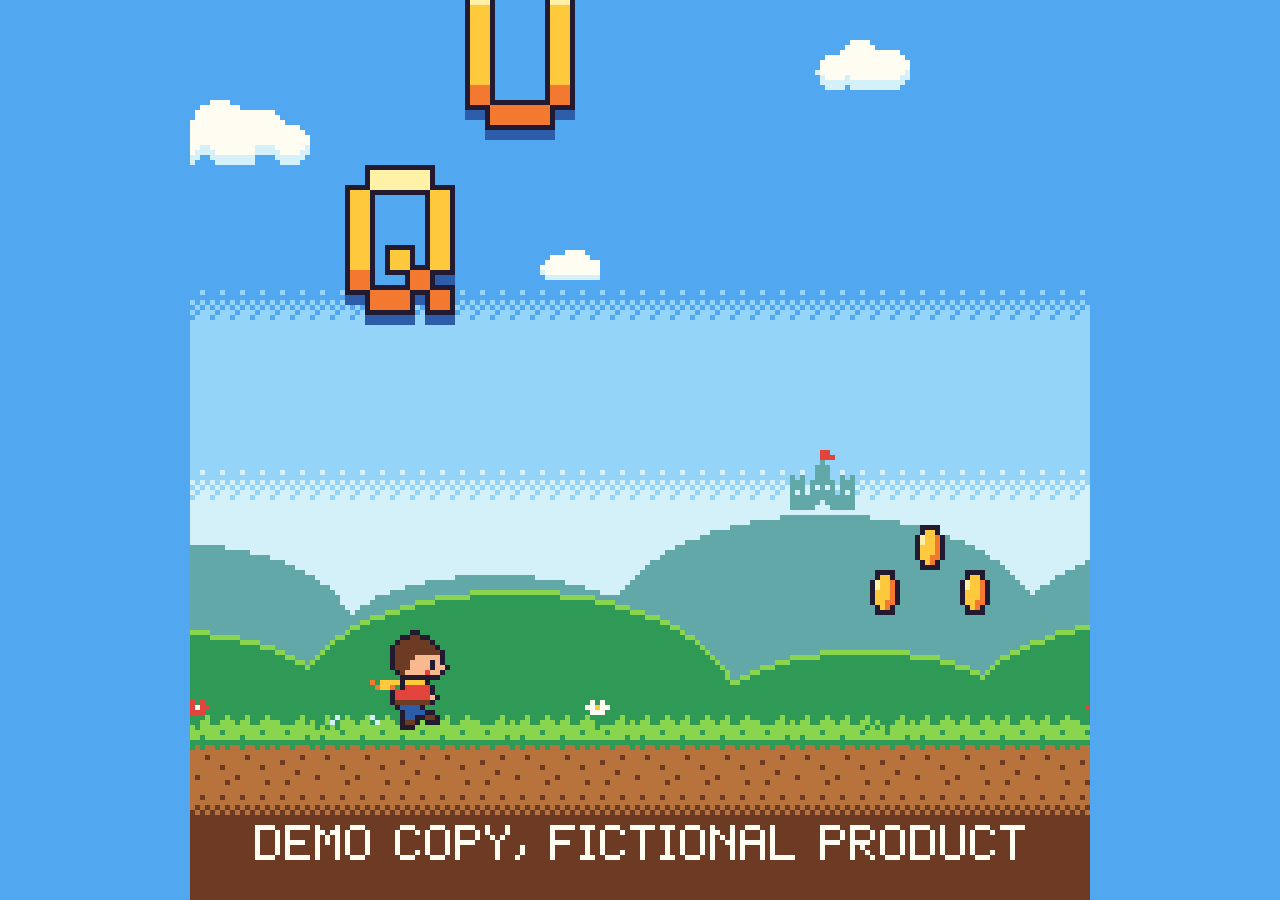
<file: .claude/skills/motion-pixel/templates/film.html>
<!doctype html>
<html lang="en">
<head>
<meta charset="utf-8">
<meta name="viewport" content="width=device-width,initial-scale=1">
<title>Acme Quest pixel loop</title>
<style>
*,*::before,*::after{transition:none!important;animation:none!important}
html,body{margin:0;height:100%;background:#52A8F0}
body{display:grid;place-items:center;overflow:hidden}
canvas{display:block;max-width:100vw;max-height:100vh;width:auto;height:auto;image-rendering:pixelated}
</style>
</head>
<body>
<canvas id="c" width="1080" height="1080"></canvas>
<script>
(() => {
'use strict';

/* ==========================================================================
 * FILM: the part you edit. Everything below CORE BEGIN stays as it is.
 *
 * Pixel art on a small logical canvas (px.w x px.h), scaled up by the whole
 * number px.scale with no smoothing: W = px.w x scale, H = px.h x scale.
 * Every position is in logical px, top-left origin, whole numbers, on the
 * base canvas: other formats map it by the layer's pin, and FILM.formats
 * re-stages each format (reference/engine.md, Formats). Colours are
 * palette role names; every pixel of every frame is exactly one of them.
 * Sprites are ASCII art: one character per pixel, `key` maps characters to
 * roles, '.' is transparent. `sheet` rows hold every frame side by side, one
 * space apart; `art` is a single frame. Layers draw back to front.
 * Times are seconds; beat(n) and bar(n) put them on the tempo grid. In a
 * 'cycle' loop every scroll, sprite cycle, blink and sparkle must repeat a
 * whole number of times per DUR (the critique lists each period).
 * ========================================================================== */
const BPM = 120;
const beat = (n) => n * 60 / BPM;            // quarter notes
const bar = (n) => beat(4 * n);              // 4/4 bars

const HERO = { k: 'ink', h: 'soil', s: 'skin', c: 'red', r: 'red', y: 'gold', o: 'orange', d: 'deep', b: 'soil' };   // c: the blush
const COIN = { k: 'ink', y: 'gold', o: 'orange', c: 'cream' };
const CLOUD = { w: 'white', h: 'haze' };
const TILE = { g: 'grass', l: 'leaf', d: 'dirt', s: 'soil' };
const PLANT = { r: 'red', w: 'white', y: 'gold', g: 'grass', l: 'leaf' };
const JUMPS = [beat(1), beat(5), beat(9), beat(13), beat(17)];   // one hop a bar, each through an arc of three coins

const FILM = {
  title: 'Acme Quest pixel loop',
  alt: 'A pixel-art title screen. A kid in a red tunic and a gold scarf runs right across a scrolling landscape of clouds, hills and grass, hopping once a bar through arcs of spinning coins that sparkle as he grabs them. QUEST drops in letter by letter and bounces, the screen shakes, and ACME lands on top of it. PRESS START blinks, then EXAMPLE.COM shimmers. The title dissolves and the run goes on. Demo copy, fictional product.',
  W: 1080, H: 1080, FPS: 60, DUR: bar(5), BPM,
  loop: 'cycle',
  blur: false,
  px: { w: 180, h: 180, scale: 6, margin: 8 },
  palette: {
    bg: '#52A8F0', sky2: '#94D4F8', haze: '#D4F1FA', white: '#FFFCF2',
    far: '#62A8A8', leaf: '#2F9A55', grass: '#8AD54E', dirt: '#B8733C', soil: '#6D3B24',
    ink: '#211A31', gold: '#FFC93E', orange: '#F2792F', cream: '#FFF1A6', red: '#E2433B', skin: '#F8B98E', deep: '#2D5DA8',
  },
  poster: beat(10),
  composition: { lean: 'top', why: 'a title screen: the title rides high over the running world' },
  sprites: {
    hero: { fps: 12, key: HERO, sheet: [   // run: contact, down, pass, then the other leg
      '........kk...... ................ ........kk...... ........kk...... ................ ........kk......',
      '......kkhhkk.... ........kk...... ......kkhhkk.... ......kkhhkk.... ........kk...... ......kkhhkk....',
      '.....khhhhhhk... ......kkhhkk.... .....khhhhhhk... .....khhhhhhk... ......kkhhkk.... .....khhhhhhk...',
      '....khhhhhhhhk.. .....khhhhhhk... ....khhhhhhhhk.. ....khhhhhhhhk.. .....khhhhhhk... ....khhhhhhhhk..',
      '....khhhhhhhhhk. ....khhhhhhhhk.. ....khhhhhhhhhk. ....khhhhhhhhhk. ....khhhhhhhhk.. ....khhhhhhhhhk.',
      '....khhhhsssssk. ....khhhhhhhhhk. ....khhhhsssssk. ....khhhhsssssk. ....khhhhhhhhhk. ....khhhhsssssk.',
      '....khhhssssksk. ....khhhhsssssk. ....khhhssssksk. ....khhhssssksk. ....khhhhsssssk. ....khhhssssksk.',
      '....khhhsssskssk ....khhhssssksk. ....khhhsssskssk ....khhhsssskssk ....khhhssssksk. ....khhhsssskssk',
      '.....khsssscssk. ....khhhsssskssk .....khsssscssk. .....khsssscssk. ....khhhsssskssk .....khsssscssk.',
      '......kkkkkkkk.. .....khsssscssk. ......kkkkkkkk.. ......kkkkkkkk.. .....khsssscssk. ......kkkkkkkk..',
      '.ooyyykyyyyk.... ......kkkkkkkk.. o.yyyykyyyyk.... .ooyyykyyyyk.... ......kkkkkkkk.. o.yyyykyyyyk....',
      'oyy..okrrrrrk... ..oyyykyyyyk.... .oyyo.krrrrrk... oyy..okrrrrrk... ..oyyykyyyyk.... .oyyo.krrrrrk...',
      '...kskrrrrrrk... oyyyo.krrrrrk... ....krrrrrrrk... ....krrrrrrrk... oyyyo.krrrrrk... ...kskrrrrrrk...',
      '....krrrrrrrk... ....krrrrrrrk... ....krrrrrrrsk.. ....krrrrrrrsk.. ....krrrrrrrk... ....krrrrrrrk...',
      '....kbbbbbbbk... ....krrsrrrrk... ....kbbbbbbbk... ....kbbbbbbbk... ....krrsrrrrk... ....kbbbbbbbk...',
      '.....kddddk..... ....kbbkbbbbk... .....kddddk..... .....kddddk..... ....kbbkbbbbk... .....kddddk.....',
      '....kddkkddk.... .....kddddk..... ......kddddkk... ....kddkkddk.... .....kddddk..... ......kddddkk...',
      '...kddk..kddk... ..kkkddkddk..... ......kddkkbbk.. ...kddk..kddk... ..kkkddkddk..... ......kddkkbbk..',
      '..kbbk....kbbk.. .kbbkk.kddk..... ......kbbk.kkk.. ..kbbk....kbbk.. .kbbkk.kddk..... ......kbbk.kkk..',
      '..kkk......kkkk. ..kk...kbbbk.... ......kkk....... ..kkk......kkkk. ..kk...kbbbk.... ......kkk.......',
    ] },
    hop: { key: HERO, art: [   // in the air: knee up, arm reaching
      '........kk......',
      '......kkhhkk....',
      '.....khhhhhhk...',
      '....khhhhhhhhk..',
      '....khhhhhhhhhk.',
      '....khhhhsssssk.',
      '....khhhssssksk.',
      '....khhhsssskssk',
      '.....khsssscssk.',
      '......kkkkkkkk..',
      'ooyyyykyyyyk....',
      'y..oyokrrrrrrsk.',
      '....krrrrrrrk...',
      '....kbbbbbbbk...',
      '.....kdddddddk..',
      '....kddk.kddbk..',
      '...kddk...kkk...',
      '..kbbk..........',
      '..kkk...........',
      '................',
    ] },
    coin: { fps: 8, key: COIN, sheet: [   // a spin: face, three-quarter, edge, the other three-quarter
      '..kkkk.. ..kkkk.. ...kk... ..kkkk..',
      '.kyyyyk. ..kyyk.. ...kk... ..kyyk..',
      'kyccyyok .kcyyok. ..kcok.. .koyyck.',
      'kycyyyok .kcyyok. ..kyok.. .koyyck.',
      'kyyyyyok .kyyyok. ..kyok.. .koyyyk.',
      'kyyyyyok .kyyyok. ..kyok.. .koyyyk.',
      'kyyyyook .kyyook. ..kyok.. .kooyyk.',
      '.kyoook. ..kyok.. ...kk... ..koyk..',
      '..kkkk.. ..kkkk.. ...kk... ..kkkk..',
    ] },
    spark: { fps: 20, key: { w: 'white', c: 'cream', y: 'gold' }, sheet: [   // a one-shot twinkle
      '....... ....... ...y... ....... .......',
      '....... ....... ...c... ...y... .......',
      '....... ...c... ...w... ....... .......',
      '...w... ..cwc.. ycwwwcy .y.w.y. ...y...',
      '....... ...c... ...w... ....... .......',
      '....... ....... ...c... ...y... .......',
      '....... ....... ...y... ....... .......',
    ] },
    dust: { fps: 12, key: CLOUD, sheet: [   // a puff under the feet on landing
      '.......... .......... .h......h.',
      '...w..w... .ww....ww. h........h',
      '.wwwhhwww. whh....hhw ..........',
    ] },
    cloudBig: { key: CLOUD, art: [
      '.............wwww.................',
      '...........wwwwwwww...............',
      '..........wwwwwwwwwwwwwwww........',
      '..........wwwwwwwwwwwwwwwww.......',
      '......wwwwwwwwwwwwwwwwwwwwww......',
      '.....wwwwwwwwwwwwwwwwwwwwwwwwww...',
      '....wwwwwwwwwwwwwwwwwwwwwwwwwwww..',
      '....wwwwwwwwwwwwwwwwwwwwwwwwwwwww.',
      '...hwwwwwwwwwwwwwwwwwwwwwwwwwwwww.',
      '....hwwwwwwhhwwwwwwwwwhhhhwwwwwwh.',
      '....hhwwwwhhhhwwwwwwwwhhhhhwwwwhh.',
      '.....hhhhhh..hhhhhhhhh....hhhhhh..',
      '......hhhh....hhhhhhhh.....hhhh...',
    ] },
    cloudMid: { key: CLOUD, art: [
      '.........wwww...........',
      '........wwwwww..........',
      '.......wwwwwwwwwwww.....',
      '....wwwwwwwwwwwwwwww....',
      '...wwwwwwwwwwwwwwwwww...',
      '...wwwwwwwwwwwwwwwwww...',
      '..hwwwwwwwwwwwwwwwwwh...',
      '...hwwwwhwwwwwwwwwwhh...',
      '...hhhhhhhhhhhhhhhhh....',
      '....hhhh.hhhhhhhhhh.....',
    ] },
    cloudSmall: { key: CLOUD, art: [
      '......wwww....',
      '...wwwwwwww...',
      '..wwwwwwwwwww.',
      '.wwwwwwwwwwww.',
      '.hwwwwwwwwwww.',
      '..hhhhhhhhhhh.',
    ] },
    castle: { key: { f: 'far', h: 'haze', r: 'red' }, art: [   // far away, so drawn in the far hills' own colour
      '.......rr.......',
      '.......rrr......',
      '.......f........',
      '......fff.......',
      '......fff.......',
      '.f.f..fff..f.f..',
      '.fff.fffff.fff..',
      '.fff.fhfhf.fff..',
      '.fhf.fffff.fhf..',
      '.fffffffffffff..',
      '.ffffffhffffff..',
      '.fffffhhhfffff..',
      '.fffffhhhfffff..',
    ] },
    grassA: { key: TILE, art: ['........', '..g...g.', '.ggl.ggg', 'gggggggg', 'ggggglgg', 'glgggggg', 'llllllll', 'dlddldld'] },
    grassB: { key: TILE, art: ['........', '.....g..', 'g...gglg', 'gggggggg', 'gglggggg', 'gggggglg', 'llllllll', 'lddldddl'] },
    dirtA: { key: TILE, art: ['dddddddd', 'ddsddddd', 'dddddddd', 'dddddsdd', 'dddddddd', 'sddddddd', 'ddddddsd', 'dddddddd'] },
    dirtB: { key: TILE, art: ['dddddddd', 'dddddsdd', 'dsdddddd', 'dddddddd', 'ddddsddd', 'dddddddd', 'ddsddddd', 'dddddddd'] },
    deep: { key: TILE, art: ['dddddddd', 'dsdddsdd', 'dddddddd', 'sdsdsdsd', 'dsdsdsds', 'ssssssss', 'ssssssss', 'ssssssss'] },
    flower: { key: PLANT, art: ['.r.r.', 'rrwrr', '.rrr.', '..l..', '.ll..', '..l..'] },
    daisy: { key: PLANT, art: ['.w.w.', 'wwyww', '.www.', '..l..', '..ll.', '..l..'] },
    tuft: { key: PLANT, art: ['.l..l.', '.lg.l.', 'lglglg'] },
    sign: { key: { k: 'ink', d: 'dirt', s: 'soil', c: 'cream' }, art: [   // this way to the quest
      '.kkkkkkkkk...',
      '.kdddddddkk..',
      '.kddddddcdkk.',
      '.kdccccccdddk',
      '.kddddddcdkk.',
      '.kdddddddkk..',
      '.kkkksskkk...',
      '....kssk.....',
      '....kssk.....',
      '....kssk.....',
    ] },
  },
  shake: [{ on: 'QUEST', px: 2, dur: 0.2 }],
  layers: [
    // The world, back to front: sky; clouds, castle and far hills at 20 px/s; near hills at 30; ground, plants and coins at 60.
    { id: 'SKY', kind: 'sky', pin: 'b', bands: [[0, 'bg'], [64, 'sky2'], [100, 'haze']], dither: 6 },
    { id: 'CLOUDS', kind: 'strip', pin: 't', width: 200, speed: 20, place: [['cloudBig', 14, 20], ['cloudSmall', 92, 50], ['cloudMid', 146, 8]] },
    { id: 'CASTLE', kind: 'strip', pin: 'b', width: 200, speed: 20, place: [['castle', 142, 90]] },
    { id: 'FAR', kind: 'ridge', pin: 'b', width: 200, speed: 20, y: 128, bumps: [[22, 70, 20], [84, 64, 14], [150, 90, 26]], fill: 'far', edge: 'haze' },
    { id: 'NEAR', kind: 'ridge', pin: 'b', width: 300, speed: 30, y: 142, bumps: [[30, 70, 16], [100, 90, 24], [170, 60, 12], [240, 100, 20]], fill: 'leaf', edge: 'grass' },
    { id: 'GROUND', kind: 'tiles', pin: 'b', y: 142, speed: 60, extend: 'soil',
      tiles: { G: 'grassA', H: 'grassB', D: 'dirtA', E: 'dirtB', S: 'deep' },
      map: ['GHGGHGGGHGGHGGG', 'DEDDEDDDEDDEDDE', 'SSSSSSSSSSSSSSS'] },
    { id: 'PLANTS', kind: 'strip', pin: 'b', width: 600, speed: 60, place: [
      ['sign', 16, 136], ['flower', 70, 140], ['tuft', 96, 143], ['daisy', 150, 140], ['tuft', 206, 143], ['flower', 250, 140],
      ['daisy', 262, 140], ['sign', 372, 136], ['tuft', 410, 143], ['flower', 450, 140], ['tuft', 520, 143], ['daisy', 572, 140]] },
    // The hero runs in place while the world goes by, and hops once a bar through an arc of three coins.
    { id: 'HERO', kind: 'sprite', pin: 'b', sprite: 'hero', x: 36, y: 126, air: 'hop', dust: { sprite: 'dust', speed: 60 },
      jumps: JUMPS.map((at) => ({ at, h: 26, dur: beat(1) })) },
    { id: 'COINS', kind: 'items', sprite: 'coin', by: 'HERO', speed: 60, pickup: true, burst: 'spark', y: 'path',
      at: JUMPS.flatMap((t) => [t + 0.1, t + 0.25, t + 0.4]) },
    // The title. QUEST drops first (its bounces go up into empty sky), ACME lands on top; both dissolve at beat 17.
    { id: 'ACME', kind: 'text', text: 'ACME', scale: 3, anchor: 'C', x: 90, y: 12,
      fill: ['cream', 'gold', 'gold', 'gold', 'gold', 'orange', 'orange'], outline: 'ink', depth: [0, 2], side: 'deep',
      enter: { at: beat(4), from: { dy: -64 }, spring: 'DROP', bounce: true, stagger: 32 },
      exit: { at: beat(17), to: { op: 0 }, fade: 'DISSOLVE', stagger: 32 },
      shine: { at: [beat(8), beat(12)], dur: 0.4, width: 4, color: 'white' }, accent: 'land' },
    { id: 'QUEST', kind: 'text', text: 'QUEST', scale: 4, anchor: 'C', x: 90, y: 40,
      fill: ['cream', 'gold', 'gold', 'gold', 'gold', 'orange', 'orange'], outline: 'ink', depth: [0, 2], side: 'deep',
      enter: { at: beat(2), from: { dy: -96 }, spring: 'DROP', bounce: true, stagger: 32 },
      exit: { at: beat(17.25), to: { op: 0 }, fade: 'DISSOLVE', stagger: 32 },
      shine: { at: [beat(8.25), beat(12.25)], dur: 0.4, width: 4, color: 'white' }, accent: 'land' },
    { id: 'TWINKLE', kind: 'sparkles', sprite: 'spark', box: [16, 6, 164, 80], n: 3, every: beat(2), seed: 7, show: [beat(6), beat(17)] },
    // PRESS START blinks on the beat, then the call to action shimmers in its place. The disclosure never leaves.
    { id: 'START', kind: 'text', text: 'PRESS START', anchor: 'C', x: 90, y: 80, fill: 'white', outline: 'ink',
      blink: [beat(1), 0.6], show: [beat(5), beat(11)] },
    { id: 'URL', kind: 'text', text: 'EXAMPLE.COM', anchor: 'C', x: 90, y: 80, fill: 'gold', outline: 'ink',
      cycle: { of: 'gold', roles: ['gold', 'gold', 'gold', 'gold', 'gold', 'cream', 'white', 'cream'], fps: 12, band: 3 }, show: [beat(11), beat(17)] },
    { id: 'DEMO', kind: 'text', text: 'DEMO COPY, FICTIONAL PRODUCT', anchor: 'C', x: 90, y: 165, pin: 'b', fill: 'white', on: 'soil' },
  ],
  // Other formats (render.mjs --format 9:16): the logical canvas follows the frame (180 x 320, 320 x 180 at x6).
  // Positions above stay on the 180 x 180 canvas and map by each layer's pin: the world stands on the bottom
  // edge, the clouds hang from the top, the title keeps its offset from the centre. These patches re-stage it.
  formats: {
    '9:16': {                                  // a taller title in the open sky; the letters drop from off screen
      layers: [
        { id: 'ACME', scale: 4, x: 90, y: 0, enter: { from: { dy: -120 } } },
        { id: 'QUEST', scale: 5, x: 90, y: 34, enter: { from: { dy: -160 } } },
        { id: 'TWINKLE', box: [12, -10, 168, 84] },
        { id: 'START', y: 88 }, { id: 'URL', y: 88 },
      ],
    },
    '16:9': {                                  // the title lower, over the hills; the far hills and the castle at
      layers: [                                // 30 px/s, so across 320 px the castle's 300 px repeat shows it once
        { id: 'CASTLE', width: 300, speed: 30, place: [['castle', 70, 90]] },
        { id: 'FAR', width: 300, speed: 30, bumps: [[18, 64, 14], [78, 90, 26], [160, 70, 20], [236, 84, 16]] },
        { id: 'ACME', y: 28 }, { id: 'QUEST', y: 56 },
        { id: 'TWINKLE', box: [16, 20, 164, 96] },
        { id: 'START', y: 96 }, { id: 'URL', y: 96 },
      ],
    },
  },
};

/* ===== CORE BEGIN: shared/core.js, synced by tools/sync.mjs. Do not edit it here. ===== */
/* ==========================================================================
 * CORE: the deterministic runtime every motion-* engine shares.
 * Source: shared/core.js in the motion-launch-videos repo, copied into each
 * template by tools/sync.mjs. Do not edit it inside a film.
 *
 * seek(t) is a pure function of (t mod DUR): same t, same pixels, whatever was
 * drawn before. No timers, no Date, no Math.random, no state between calls.
 *   - Springs are closed-form step responses, one per target change, snapped
 *     to exactly 1 once settled. A Prop is a base value plus its springs.
 *     Springs still settling when the loop ends carry over the seam.
 *   - Periodic motion runs a whole number of cycles per loop (cyc, wave,
 *     loopNoise), so it is exact at the seam by construction.
 *   - Randomness is seeded (mulberry32, hash).
 *   - Continuous motion reads the exact t; discrete state (typing, drawings
 *     held on twos, sprite frames, line boil) reads the quantised q, so every
 *     subframe of one output frame agrees on it.
 *   - Motion blur averages 1 to 64 subframes on a trailing 270-degree
 *     shutter, one per 5 px of movement, never across a hard cut.
 *   - Sound (FILM.audio) is synthesised from cues in an OfflineAudioContext,
 *     outside seek(), from seeded noise; a bed (FILM.audio.bed) adds music in
 *     a key, a reverb runs in plain JS; FILM.transparent clears to alpha.
 * The engine below describes its vertical through hooks (build, draw, disp,
 * checks, stills, layout, visible, lastChange) and calls boot(ENGINE) last.
 * The core keeps its internals to itself and exports the helpers listed at
 * its end, so an engine can name its own functions freely.
 * ========================================================================== */
const CORE = (() => {
/* ---------------- formats: one film, several aspect ratios ---------------- */
// ?format=9x16 (the scripts pass --format 9:16) re-sizes the film before anything reads FILM. A key of
// FILM.formats patches any field for that format (objects merge, arrays of items with an id merge by id,
// anything else is replaced). Without W and H in the patch, the standard ratios keep the film's short side:
// 1:1, 4:5, 9:16, 16:9. Positions stay authored in the base format; an engine maps them with fmtX/fmtY/fmtPos,
// which keep an element's offset from the centre (the default) or from the edge its pin names.
const BW = FILM.W, BH = FILM.H;
const FORMAT = (() => { const m = /[?&]format=(\d+)[x:](\d+)/.exec(location.search); return m ? `${m[1]}:${m[2]}` : null; })();
function mergeInto(a, b) {
  for (const [k, v] of Object.entries(b)) {
    const o = a[k];
    if (Array.isArray(v) && Array.isArray(o) && v.every((x) => x && x.id != null)) {
      for (const it of v) { const t = o.find((x) => x && x.id === it.id); if (t) mergeInto(t, it); else o.push(it); }
    } else if (v && typeof v === 'object' && !Array.isArray(v) && o && typeof o === 'object' && !Array.isArray(o)) mergeInto(o, v);
    else a[k] = v;
  }
  return a;
}
if (FORMAT) {
  const patch = (FILM.formats || {})[FORMAT] || {};
  const [ra, rb] = FORMAT.split(':').map(Number), short = Math.min(BW, BH);
  if (!(ra > 0 && rb > 0)) throw new Error(`bad format ${FORMAT}`);
  const size = ra === rb ? [short, short] : ra < rb ? [short, Math.round(short * rb / ra / 2) * 2] : [Math.round(short * ra / rb / 2) * 2, short];
  mergeInto(FILM, { W: size[0], H: size[1], ...patch });
}
const { W, H, FPS, DUR } = FILM;
const NFR = Math.round(DUR * FPS);                 // output frames in the loop
const CX = W / 2, CY = H / 2;
const U = Math.min(W, H) / 1080;                   // scale for built-in pixel constants
const PAL = FILM.palette;
const USED = new Set();                            // palette roles the film draws with
const col = (k) => PAL[k] || k;                    // look a role up (while drawing)
const role = (k) => { USED.add(k); return PAL[k] || k; };   // resolve and register a role (at build time)
const GRID = FILM.grid || {};
const MARGIN = GRID.margin != null ? GRID.margin : Math.round(104 * U);
const UNIT = GRID.unit || 8;
const MEASURE = W - 2 * MARGIN;
const FS = Math.min(W, H) / Math.min(BW, BH);      // base px -> this format's px
const FMT = { key: FORMAT || `${BW}x${BH}`, W, H, BW, BH, s: FS, aspect: W === H ? 'square' : W < H ? 'vertical' : 'horizontal' };
// pin: 'l' or 'r' keeps the distance from that edge, 't' or 'b' likewise; otherwise the offset from the centre
const fmtX = (x, pin = '') => /l/.test(pin) ? x * FS : /r/.test(pin) ? W - (BW - x) * FS : W / 2 + (x - BW / 2) * FS;
const fmtY = (y, pin = '') => /t/.test(pin) ? y * FS : /b/.test(pin) ? H - (BH - y) * FS : H / 2 + (y - BH / 2) * FS;
const fmtPos = (x, y, pin = '') => [fmtX(x, pin), fmtY(y, pin)];
const fmtSz = (v) => v * FS;
const LOOP = FILM.loop || 'hold';                  // 'hold': ends on a still copy of frame 0; 'cycle': periodic, continuous over the seam; 'none'
const BLUR = FILM.blur !== false;                  // false: one sample per frame (cartoon, pixel art)
const TRANSPARENT = !!FILM.transparent;            // clear to transparent instead of filling bg (bg stays the assumed backdrop)
const SHUTTER = 0.75;                              // 270 degrees, trailing
const MIN_SAMPLES = 4, MAX_SAMPLES = 64, PX_PER_SAMPLE = 5;   // Uint16 sums hold up to 257 x 255
const TAU = Math.PI * 2;

const canvas = document.getElementById('c');
canvas.width = W; canvas.height = H;
canvas.setAttribute('role', 'img');
canvas.setAttribute('aria-label', FILM.alt || FILM.title || '');
if (FILM.title) document.title = FILM.title;
document.documentElement.style.background = PAL.bg;
document.body.style.background = PAL.bg;
// CPU raster everywhere: Chrome moves a canvas from GPU to CPU after repeated getImageData
// reads, which changes antialiasing mid-render. Pin every 2D context from its first call.
// An alpha channel, though every frame fills it opaque: on an opaque canvas Chromium draws text with
// LCD subpixel antialiasing (red and blue fringes on every glyph), whatever the command line says.
const ctx = canvas.getContext('2d', { willReadFrequently: true, alpha: true });
const mkCanvas = (w = W, h = H) => { const c = document.createElement('canvas'); c.width = w; c.height = h; return c; };
const mk2d = (w, h) => { const c = mkCanvas(w, h); return [c, c.getContext('2d', { willReadFrequently: true })]; };
const mctx = mkCanvas().getContext('2d', { willReadFrequently: true });   // measuring only

/* ---------------- springs: closed-form step responses ---------------- */
// [zeta, omega]. Underdamped (zeta < 1) overshoots and lands; zeta = 1 glides in without overshoot.
// Engines add their own (boot merges ENGINE.springs, then FILM.springs).
const SP = {
  SLAM: [0.60, 30.0], LAND: [0.72, 28.0], PUNCH: [0.65, 31.0], FADE: [1, 32.4],
  FOCUS: [1, 19.5], EXIT: [1, 32.4], PAN: [1, 32.4], DRAW: [1, 32.4],
  LINE: [0.80, 15.6], MASK: [1, 19.5], TICK: [1, 32.4],
};
const spring = (sp) => { const s = typeof sp === 'string' ? SP[sp] : sp; if (!s) throw new Error(`unknown spring ${sp}`); return s; };
const settle = (sp) => 16 / (sp[0] * sp[1]);       // after this the response snaps to exactly 1
function S(tau, sp) {
  const z = sp[0], w = sp[1];
  if (tau <= 0) return 0;
  if (tau >= settle(sp)) return 1;                 // residual < 2e-6 of the move: snap, so loops are bit-exact
  if (z < 1) {
    const wd = w * Math.sqrt(1 - z * z);
    return 1 - Math.exp(-z * w * tau) * (Math.cos(wd * tau) + (z * w / wd) * Math.sin(wd * tau));
  }
  return 1 - (1 + w * tau) * Math.exp(-w * tau);
}
function dS(tau, sp) {                             // d S / d tau, per second
  const z = sp[0], w = sp[1];
  if (tau <= 0 || tau >= settle(sp)) return 0;
  if (z < 1) { const wd = w * Math.sqrt(1 - z * z); return (w * w / wd) * Math.exp(-z * w * tau) * Math.sin(wd * tau); }
  return w * w * tau * Math.exp(-w * tau);
}
// the visible landing: the first crossing of the target when underdamped, 95 % when critically damped
function landT(sp) {
  sp = spring(sp);
  const z = sp[0], w = sp[1];
  if (z < 1) { const wd = w * Math.sqrt(1 - z * z); return (Math.PI - Math.atan(wd / (z * w))) / wd; }
  let a = 0, b = settle(sp);
  for (let i = 0; i < 40; i++) { const m = (a + b) / 2; if (S(m, sp) < 0.95) a = m; else b = m; }
  return b;
}

// A property = base value + one spring per target change (superposed). set() is an instant jump
// that cancels earlier springs; use it only while the element is invisible, at a hard cut, or hidden
// inside fast motion blur. Events are added in time order. In a looping film, springs still settling
// at the end of the loop carry over the seam into its start (only while no set() has happened yet),
// so the film is continuous there; the value a Prop ends on must equal the value it starts from.
const PROPS = [];
class Prop {
  constructor(v0, name) { this.v0 = v0; this.last = v0; this.ev = []; this.tLast = -Infinity; this.name = name || '?'; this.tail = null; this.firstSet = Infinity; PROPS.push(this); }
  order(t) { if (t < this.tLast - 1e-9) throw new Error(`${this.name}: event at ${t} added after one at ${this.tLast}`); this.tLast = t; this.tail = null; }
  to(t, v, sp) { this.order(t); this.ev.push({ t, d: v - this.last, sp: spring(sp), set: false }); this.last = v; return this; }
  set(t, v) { this.order(t); this.ev.push({ t, v, set: true }); this.last = v; return this; }
  seam() {                                         // the springs that carry over the seam
    if (this.tail) return this.tail;
    let k = -1;
    this.firstSet = Infinity;
    for (let i = 0; i < this.ev.length; i++) if (this.ev[i].set) { k = i; if (this.firstSet === Infinity) this.firstSet = this.ev[i].t; }
    this.tail = LOOP === 'none' ? [] : this.ev.slice(k + 1).filter((e) => e.d !== 0 && e.t + settle(e.sp) > DUR);
    return this.tail;
  }
  at(t) {
    let v = this.v0, i0 = 0;
    const ev = this.ev;
    for (let i = 0; i < ev.length; i++) if (ev[i].set && ev[i].t <= t) { v = ev[i].v; i0 = i + 1; }
    for (let i = i0; i < ev.length; i++) { const e = ev[i]; if (!e.set) v += e.d * S(t - e.t, e.sp); }
    const tail = this.seam();
    if (tail.length && t < this.firstSet) for (const e of tail) v += e.d * (S(t + DUR - e.t, e.sp) - 1);
    return v;
  }
  vel(t) {                                         // per second
    let v = 0, i0 = 0;
    const ev = this.ev;
    for (let i = 0; i < ev.length; i++) if (ev[i].set && ev[i].t <= t) i0 = i + 1;
    for (let i = i0; i < ev.length; i++) { const e = ev[i]; if (!e.set) v += e.d * dS(t - e.t, e.sp); }
    const tail = this.seam();
    if (tail.length && t < this.firstSet) for (const e of tail) v += e.d * dS(t + DUR - e.t, e.sp);
    return v;
  }
  active(a, b) {                                   // does the value change anywhere in (a, b]?
    for (const e of this.ev) {
      if (e.set) { if (e.t > a && e.t <= b) return true; }
      else if (e.d !== 0 && e.t < b && e.t + settle(e.sp) > a) return true;
    }
    if (a < this.firstSet) for (const e of this.seam()) if (e.t - DUR < b && e.t - DUR + settle(e.sp) > a) return true;
    return false;
  }
  settleEnd() { let m = -Infinity; for (const e of this.ev) m = Math.max(m, e.set ? e.t : e.t + settle(e.sp)); return m; }
  lastSet(a, b) { let m = -Infinity; for (const e of this.ev) if (e.set && e.t > a && e.t <= b && e.t > m) m = e.t; return m; }
}

/* ---------------- periodic motion and seeded randomness ---------------- */
// n whole cycles per loop: exact at the seam by construction. Use these for anything that never stops
// (an idle bob, a spin, a drifting field) and set ENGINE.always, or declare its windows with activeIn.
const cyc = (t, n, phase = 0) => TAU * (n * t / DUR + phase);
const wave = (t, n, phase = 0) => Math.sin(cyc(t, n, phase));
function mulberry32(a) {
  return function () {
    a |= 0; a = (a + 0x6D2B79F5) | 0;
    let t = Math.imul(a ^ (a >>> 15), 1 | a);
    t = (t + Math.imul(t ^ (t >>> 7), 61 | t)) ^ t;
    return ((t ^ (t >>> 14)) >>> 0) / 4294967296;
  };
}
// three integers to [0, 1), well mixed: a pure replacement for Math.random keyed by what it decides
function hash(a, b = 0, c = 0) {
  let h = Math.imul((a | 0) ^ 0x3C6EF372, 0x85EBCA6B);
  h = Math.imul(h ^ (h >>> 13) ^ (b | 0), 0xC2B2AE35);
  h = Math.imul(h ^ (h >>> 16) ^ (c | 0), 0x27D4EB2F);
  h ^= h >>> 15; h = Math.imul(h, 0x85EBCA6B); h ^= h >>> 13; h = Math.imul(h, 0xC2B2AE35); h ^= h >>> 16;
  return (h >>> 0) / 4294967296;
}
// smooth noise in [-1, 1] that loops exactly: three whole harmonics (n, 2n+1, 4n+3 cycles per loop) with seeded phases
function loopNoise(t, n, seed) {
  return (Math.sin(cyc(t, n, hash(seed, 1))) + 0.5 * Math.sin(cyc(t, 2 * n + 1, hash(seed, 2))) + 0.25 * Math.sin(cyc(t, 4 * n + 3, hash(seed, 3)))) / 1.75;
}
function shuffled(arr, seed) {                     // Fisher-Yates on a copy, seeded
  const r = mulberry32(seed), a = arr.slice();
  for (let i = a.length - 1; i > 0; i--) { const j = Math.floor(r() * (i + 1)); const x = a[i]; a[i] = a[j]; a[j] = x; }
  return a;
}

/* ---------------- time ---------------- */
const wrapT = (t) => ((t % DUR) + DUR) % DUR;
const frameOf = (t) => Math.ceil(t * FPS - 1e-9);  // all subframes of output frame n map to n
const typed = (q, ts, n) => Math.max(0, Math.min(n, Math.ceil((q - ts) * FPS - 1e-6)));   // one character per frame
const noteSec = (v) => (typeof v === 'number' && v >= 1 ? 4 * 60 / FILM.BPM / v : v);     // 16 -> a 16th note
const drawing = (q, fps) => Math.floor(q * fps + 1e-6);    // index of the held drawing (12 fps = on twos at 24, fives at 60)

/* ---------------- colour ---------------- */
function rgbOf(hex) { const h = String(hex).replace('#', ''); const n = parseInt(h.length === 3 ? h.replace(/./g, '$&$&') : h.slice(0, 6), 16); return [(n >> 16) & 255, (n >> 8) & 255, n & 255]; }
const hexOf = (r, g, b) => '#' + [r, g, b].map((v) => Math.max(0, Math.min(255, Math.round(v))).toString(16).padStart(2, '0')).join('').toUpperCase();
function mix(a, b, k) { const x = rgbOf(a), y = rgbOf(b); return hexOf(x[0] + (y[0] - x[0]) * k, x[1] + (y[1] - x[1]) * k, x[2] + (y[2] - x[2]) * k); }
function hueChroma(r, g, b) {
  const mx = Math.max(r, g, b), mn = Math.min(r, g, b), C = mx - mn;
  if (C === 0) return [0, 0];
  let h;
  if (mx === r) h = 60 * (((g - b) / C) % 6); else if (mx === g) h = 60 * ((b - r) / C + 2); else h = 60 * ((r - g) / C + 4);
  return [h < 0 ? h + 360 : h, C];
}
const hueDist = (a, b) => { const d = Math.abs(a - b) % 360; return d > 180 ? 360 - d : d; };
function lum(hex) { const c = rgbOf(hex).map((v) => { v /= 255; return v <= 0.04045 ? v / 12.92 : Math.pow((v + 0.055) / 1.055, 2.4); }); return 0.2126 * c[0] + 0.7152 * c[1] + 0.0722 * c[2]; }
const contrast = (a, b) => { const x = lum(a), y = lum(b); return (Math.max(x, y) + 0.05) / (Math.min(x, y) + 0.05); };
function inksClash(a, b) {                         // two inks may share a pixel only when that cannot make a new hue
  const [ha, ca] = hueChroma(...rgbOf(a)), [hb, cb] = hueChroma(...rgbOf(b));
  return ca >= 40 && cb >= 40 && hueDist(ha, hb) > 13;
}

/* ---------------- fonts and type ---------------- */
const face = (r) => { const f = FILM.fonts && FILM.fonts[r]; if (!f) throw new Error(`no font role "${r}"`); return f; };
const fontStr = (r, size) => { const f = face(r); return `${f.style === 'italic' ? 'italic ' : ''}${f.weight} ${size}px "${f.family}"`; };
function setFont(c, f) { c.font = f; c.fontKerning = 'normal'; c.letterSpacing = '0px'; c.textBaseline = 'alphabetic'; c.textAlign = 'left'; }
function capRatio(r) { setFont(mctx, fontStr(r, 1000)); return mctx.measureText('H').actualBoundingBoxAscent / 1000; }
const TEXT = {};                                   // font role -> every character it draws (checked against the font's cmap)
const useText = (r, s) => { face(r); TEXT[r] = (TEXT[r] || '') + s; return s; };
function textByFace() {
  const out = {};
  for (const [r, s] of Object.entries(TEXT)) { const f = face(r), k = `${f.family}|${f.weight}`; out[k] = (out[k] || '') + s; }
  return out;
}

// One line of type, one glyph at a time: the font's kerning recovered from pair widths, optical
// pairs on top (1/1000 em), then a fixed tracking, a tracking solved to span `justify` px, or a
// size solved (`fit`) so the ink spans the measure (or `fit: <px>`). `cap: <px>` sizes from a cap
// height. x and anchor ('L', 'R', 'C') place the ink edge or centre. Measured once, after the fonts load.
function measureRun(o, size) {
  const font = fontStr(o.font || 'display', size);
  setFont(mctx, font);
  const ch = Array.from(o.text), n = ch.length;
  const met = ch.map((c) => mctx.measureText(c));
  const adv = met.map((m) => m.width);
  const gap = [];
  for (let i = 0; i < n - 1; i++) {
    const kern = mctx.measureText(ch[i] + ch[i + 1]).width - adv[i] - adv[i + 1];
    gap.push(adv[i] + kern + ((o.pairs || {})[ch[i] + ch[i + 1]] || 0) / 1000 * size);
  }
  const pens = (T) => { const x = [0]; for (let i = 0; i < n - 1; i++) x.push(x[i] + gap[i] + T); return x; };
  const inkW = (x) => (x[n - 1] + met[n - 1].actualBoundingBoxRight) - (x[0] - met[0].actualBoundingBoxLeft);
  return { font, ch, n, met, pens, inkW };
}
function layoutText(o) {
  const r = o.font || 'display';
  useText(r, o.text);
  let size = o.size != null ? o.size : o.cap != null ? o.cap / capRatio(r) : 100;
  const width = o.fit ? (o.fit === true ? MEASURE : o.fit) : null;
  if (width) for (let k = 0; k < 3; k++) {         // ink width is linear in size; converge
    const m = measureRun(o, size);
    size *= width / m.inkW(m.pens((o.track || 0) / 1000 * size));
  }
  const m = measureRun(o, size), { ch, n, met } = m;
  const T = o.justify != null && n > 1 ? (o.justify - m.inkW(m.pens(0))) / (n - 1) : (o.track || 0) / 1000 * size;
  const x = m.pens(T);
  const inkL0 = x[0] - met[0].actualBoundingBoxLeft, inkR0 = x[n - 1] + met[n - 1].actualBoundingBoxRight;
  const anchor = o.anchor || 'L';
  const ax = o.x != null ? o.x : anchor === 'R' ? W - MARGIN : anchor === 'C' ? CX : MARGIN;
  const shift = anchor === 'R' ? ax - inkR0 : anchor === 'C' ? ax - (inkL0 + inkR0) / 2 : ax - inkL0;
  let slot = 0;
  const glyphs = ch.map((c, i) => {
    const sp = /\s/.test(c);
    const g = { ch: c, i, x: x[i] + shift, space: sp, slot: sp ? -1 : slot,
      inkL: x[i] + shift - met[i].actualBoundingBoxLeft, inkR: x[i] + shift + met[i].actualBoundingBoxRight,
      asc: met[i].actualBoundingBoxAscent, desc: met[i].actualBoundingBoxDescent };
    if (!sp) slot++;
    return g;
  });
  setFont(mctx, m.font);
  const capH = mctx.measureText('H').actualBoundingBoxAscent;
  const ink = glyphs.filter((g) => !g.space);
  const base = o.baseline != null ? o.baseline : 0;
  return { id: o.id, text: o.text, role: r, font: m.font, size, baseline: base, glyphs, slots: slot,
    trackPx: T, trackEm: T / size * 1000, inkL: inkL0 + shift, inkR: inkR0 + shift, capH, capTop: base - capH,
    top: base - Math.max(...ink.map((g) => g.asc)), bottom: base + Math.max(...ink.map((g) => g.desc)) };
}

// A canvas filter blurs a layer the size of the whole canvas (about 25 ms at 1080 px). Blurred
// glyphs are instead drawn once into small sprites, blur quantised to steps nobody can see, in a
// bounded cache. A sprite is a pure function of (font, glyph, colour, blur): a hit and a miss give
// the same pixels, so seek() stays pure.
const SPRITES = new Map();
let spritePx = 0;
const SPRITE_BUDGET = 24e6;
const blurQ = (b) => (b < 4 ? Math.round(b * 4) / 4 : b < 10 ? Math.round(b * 2) / 2 : Math.round(b));
function glyphSprite(font, ch, color, b) {
  const key = font + '|' + ch + '|' + color + '|' + b;
  let s = SPRITES.get(key);
  if (s) { SPRITES.delete(key); SPRITES.set(key, s); return s; }
  setFont(mctx, font);
  const m = mctx.measureText(ch), pad = Math.ceil(3 * b) + 2;
  const c = mkCanvas(Math.max(1, Math.ceil(m.actualBoundingBoxLeft + m.actualBoundingBoxRight) + 2 * pad), Math.max(1, Math.ceil(m.actualBoundingBoxAscent + m.actualBoundingBoxDescent) + 2 * pad));
  const x = c.getContext('2d', { willReadFrequently: true });
  setFont(x, font);
  x.fillStyle = color; x.filter = `blur(${b}px)`;
  const ox = pad + m.actualBoundingBoxLeft, oy = pad + m.actualBoundingBoxAscent;
  x.fillText(ch, ox, oy);
  s = { c, ox, oy, px: c.width * c.height };
  SPRITES.set(key, s); spritePx += s.px;
  for (const [k, v] of SPRITES) { if (spritePx <= SPRITE_BUDGET) break; SPRITES.delete(k); spritePx -= v.px; }
  return s;
}
function fillGlyph(c, ch, x, y, color, a, blur) {
  if (!(a > 0.002)) return;
  c.globalAlpha = a > 1 ? 1 : a;
  c.filter = 'none';
  const bq = blur > 0.05 ? blurQ(blur) : 0;
  if (bq > 0) { const s = glyphSprite(c.font, ch, color, bq); c.drawImage(s.c, x - s.ox, y - s.oy); return; }
  c.fillStyle = color;
  c.fillText(ch, x, y);
}
// Draw a laid-out line. fx(g) may return { dx, dy, op, blur, sx, sy, rot, color, ch, pivot } per glyph
// ('base' scales and turns about the glyph's foot on the baseline, 'mid' about its centre), or null to hide it.
function drawText(c, L, color, fx) {
  setFont(c, L.font);
  for (const g of L.glyphs) {
    if (g.space) continue;
    const e = fx ? fx(g) : {};
    if (!e) continue;
    const op = e.op != null ? e.op : 1;
    if (!(op > 0.002)) continue;
    const dx = e.dx || 0, dy = e.dy || 0, x = g.x + dx, y = L.baseline + dy;
    const sx = e.sx != null ? e.sx : 1, sy = e.sy != null ? e.sy : 1, rot = e.rot || 0;
    const cc = e.color || color, ch = e.ch || g.ch;
    if (rot || sx !== 1 || sy !== 1) {
      const px = (g.inkL + g.inkR) / 2 + dx, py = e.pivot === 'base' ? y : y - L.capH / 2;
      c.save(); c.translate(px, py); c.rotate(rot); c.scale(sx, sy); c.translate(-px, -py);
      fillGlyph(c, ch, x, y, cc, op, e.blur || 0);
      c.restore();
    } else fillGlyph(c, ch, x, y, cc, op, e.blur || 0);
  }
  c.globalAlpha = 1; c.filter = 'none';
}

/* ---------------- SVG paths ---------------- */
// A path from SVG path data: Path2D to draw it, its length and points for trims and morphs.
// Measured once through a hidden SVG element (the only DOM the core touches besides the canvas).
let svgRoot = null;
function svgPath(d) {
  if (!svgRoot) {
    svgRoot = document.createElementNS('http://www.w3.org/2000/svg', 'svg');
    svgRoot.setAttribute('style', 'position:absolute;left:0;top:0;width:0;height:0;overflow:hidden');
    document.body.appendChild(svgRoot);
  }
  const el = document.createElementNS('http://www.w3.org/2000/svg', 'path');
  el.setAttribute('d', d);
  svgRoot.appendChild(el);
  const len = el.getTotalLength(), bb = el.getBBox();
  return { d, p2d: new Path2D(d), len, box: [bb.x, bb.y, bb.x + bb.width, bb.y + bb.height],
    points: (n) => { const out = []; for (let i = 0; i < n; i++) { const p = el.getPointAtLength(len * i / n); out.push([p.x, p.y]); } return out; } };
}

/* ---------------- registries the engine fills while it builds ---------------- */
const CUTS = [];                                   // hard cuts: motion blur never averages across them
const ACTIVE = [];                                 // [a, b] windows where something moves outside the Props
const ACCENTS = [];                                // { t, what }: accent frames (stills and the palette gate)
const WARN = [];                                   // timeline warnings for the critique
const CONTRAST = [];                               // { id, fg, bg, min }: text that must read
let ENGINE = null;
const cutAt = (t) => { if (t > 1e-9 && t < DUR && !CUTS.includes(t)) CUTS.push(t); };
const activeIn = (a, b) => { ACTIVE.push([a, b]); };
const accentAt = (t, what) => { ACCENTS.push({ t, what }); };
const needContrast = (id, fg, bg, min) => { CONTRAST.push({ id, fg, bg: bg || 'bg', min }); };

/* ---------------- sound: cues synthesised in the page ---------------- */
// FILM.audio turns sound on (audio.md). The engine, or FILM.audio.cues, places cues at build time with
// cue(t, kind, opts); `auto: true` adds one per accent and per cut. renderAudio() synthesises the cue mix in an
// OfflineAudioContext, never inside seek(): oscillators, filters and noise from a seeded buffer, so the same
// film gives the same samples. In a loop, sound that starts before 0 (a whoosh leading into a cut) or rings
// past DUR wraps round, so the audio loops with the picture. render.mjs mixes it with FILM.audio.track.
// FILM.audio.bed adds music without a track: a pad, a drone, a bass, air and glints in a key, changing chord on
// the film's sections (sectionAt), with a reverb (FILM.audio.space) for the voices that send to it. A film
// without a bed and without the tonal kinds (boom, swell, arc, ping, data, lock, pad, drone) sounds exactly as
// it did before they existed, bit for bit.
const AUDIO = FILM.audio || null;
const CUES = [];
const SECTIONS = [];                               // structural beats: a bed changes chord on them (sectionAt)
const RATE = 48000;
const dBg = (v) => Math.pow(10, (v || 0) / 20);

/* music: notes, keys and chords, for the bed and the tonal kinds */
const PCL = { C: 0, D: 2, E: 4, F: 5, G: 7, A: 9, B: 11 };
const midiHz = (m) => 440 * Math.pow(2, (m - 69) / 12);
const hzMidi = (f) => 69 + 12 * Math.log2(f / 440);
function noteMidi(s) {                             // 'A5', 'F#4', 'Bb2', or a frequency in Hz
  if (typeof s === 'number') return hzMidi(s);
  const m = /^([A-Ga-g])([#b]?)(-?\d)$/.exec(String(s).trim());
  if (!m) throw new Error(`bad note "${s}": a name such as A5, F#4 or Bb2, or a frequency in Hz`);
  return 12 * (Number(m[3]) + 1) + PCL[m[1].toUpperCase()] + (m[2] === '#' ? 1 : m[2] === 'b' ? -1 : 0);
}
const MODES = { major: [0, 2, 4, 5, 7, 9, 11], minor: [0, 2, 3, 5, 7, 8, 10], dorian: [0, 2, 3, 5, 7, 9, 10], lydian: [0, 2, 4, 6, 7, 9, 11], mixolydian: [0, 2, 4, 5, 7, 9, 10], sus: [0, 2, 4, 5, 7, 9, 11] };
const PENTA = { major: [0, 2, 4, 7, 9], minor: [0, 3, 5, 7, 10], dorian: [0, 3, 5, 7, 10], lydian: [0, 2, 4, 7, 9], mixolydian: [0, 2, 4, 7, 9], sus: [0, 2, 5, 7, 9] };
function parseKey(s) {
  const m = /^\s*([A-Ga-g])([#b]?)\s*(major|minor|dorian|lydian|mixolydian|sus|ionian|aeolian)?\s*$/i.exec(String(s));
  if (!m) throw new Error(`FILM.audio.bed.key "${s}": a tonic and a mode, such as 'D minor', 'A major', 'E dorian'`);
  const md = (m[3] || 'major').toLowerCase(), mode = { ionian: 'major', aeolian: 'minor' }[md] || md;
  const tonic = (PCL[m[1].toUpperCase()] + (m[2] === '#' ? 1 : m[2] === 'b' ? -1 : 0) + 12) % 12;
  return { name: String(s).trim(), tonic, mode, scale: MODES[mode], penta: PENTA[mode], minor: mode === 'minor' || mode === 'dorian' };
}
// chord qualities: semitones above the root, [major, minor]
const QUAL = { '': [[0, 4, 7], [0, 3, 7]], add9: [[0, 4, 7, 14], [0, 3, 7, 14]], maj7: [[0, 4, 7, 11], [0, 3, 7, 11]], 7: [[0, 4, 7, 10], [0, 3, 7, 10]],
  maj9: [[0, 4, 7, 11, 14], [0, 3, 7, 11, 14]], 9: [[0, 4, 7, 10, 14], [0, 3, 7, 10, 14]], 11: [[0, 7, 10, 14, 17], [0, 3, 7, 10, 17]],
  6: [[0, 4, 7, 9], [0, 3, 7, 9]], sus2: [[0, 2, 7], [0, 2, 7]], sus4: [[0, 5, 7], [0, 5, 7]], 5: [[0, 7], [0, 7]], dim: [[0, 3, 6], [0, 3, 6]] };
const ROMAN = ['I', 'II', 'III', 'IV', 'V', 'VI', 'VII'];
const degreePc = (key, num, acc) => (key.tonic + key.scale[ROMAN.indexOf(num.toUpperCase())] + (acc === '#' ? 1 : acc === 'b' ? -1 : 0) + 24) % 12;
// 'i add9', 'VI maj7', 'IV maj7/V', 'bVII', 'v7', or explicit notes ['D3', 'A3', 'E4', 'F4']
function parseChord(spec, key) {
  if (Array.isArray(spec)) {
    const ms = spec.map(noteMidi).sort((a, b) => a - b);
    return { name: spec.join(' '), pcs: [...new Set(ms.map((m) => ((Math.round(m) % 12) + 12) % 12))], bass: ((Math.round(ms[0]) % 12) + 12) % 12, notes: ms };
  }
  const m = /^\s*([b#]?)(VII|VI|V|IV|III|II|I|vii|vi|v|iv|iii|ii|i)\s*([^/]*?)\s*(?:\/\s*([b#]?)(VII|VI|V|IV|III|II|I|vii|vi|v|iv|iii|ii|i))?\s*$/.exec(String(spec));
  if (!m) throw new Error(`chord "${spec}": a roman numeral in the key with a quality (i add9, VI maj7, IV maj7/V) or a list of notes`);
  let minor = m[2] === m[2].toLowerCase(), q = m[3].replace(/\s+/g, ' ').trim();
  if (/^m(?!aj)/.test(q)) { minor = true; q = q.slice(1).trim(); }
  if (q === 'add 9') q = 'add9';
  const iv = QUAL[q];
  if (!iv) throw new Error(`chord "${spec}": unknown quality "${q}" (${Object.keys(QUAL).filter(Boolean).join(', ')}, or none)`);
  const root = degreePc(key, m[2], m[1]);
  return { name: String(spec).trim(), pcs: [...new Set(iv[minor ? 1 : 0].map((x) => (root + x) % 12))], root, bass: m[5] ? degreePc(key, m[5], m[4]) : root };
}
// a voicing in G3..G5 that moves as little as it can from the one before (voice leading)
function voiceChord(pcs, prev) {
  const opts = pcs.map((pc) => { const o = []; for (let n = 55; n <= 79; n++) if (n % 12 === pc) o.push(n); return o; });
  let best = null, bestCost = Infinity;
  const cur = [];
  const pick = (k) => {
    if (k === opts.length) {
      const s = cur.slice().sort((a, b) => a - b);
      let cost = 0;
      if (prev) { for (const n of s) cost += Math.min(...prev.map((p) => Math.abs(p - n))); for (const p of prev) cost += Math.min(...s.map((n) => Math.abs(p - n))); }
      else for (const n of s) cost += Math.abs(n - 63);
      for (let i = 2; i < s.length; i++) if (s[i] - s[i - 2] < 3) cost += 6;      // no three notes inside a minor third
      if (cost < bestCost - 1e-9) { bestCost = cost; best = s; }
      return;
    }
    for (const n of opts[k]) { cur.push(n); pick(k + 1); cur.pop(); }
  };
  pick(0);
  return best;
}
const inOctave = (pc, lo) => { let n = lo; while (n % 12 !== pc) n++; return n; };   // the note of pc in [lo, lo + 11]

// kind -> { dur (whoosh, swish, riser), make(k, t, o) }, o: { p (pitch factor), dur }.
// make() lists voices with k.v(src, t0, a, peak, d, filter, pan):
//   src     { wave: 'sine' | 'square' | 'triangle' | 'noise', f, auto: [[dt, f, 'exp' | 'set']], curve: [Float32Array, s] }
//   t0      when it starts; the envelope rises linearly over a to peak, then falls exponentially over d
//   filter  { type, f, Q, auto: [[dt, f]] } (exponential moves), pan a number or [from, to] across the voice
// A sweep swells into t and dies away after it; a riser ends on t.
// The tonal kinds (tonal: true: the bed's key decides their pitch, and `vary` changes only their level) list
// voices with k.voice(spec), o also holding the cue itself (o.c): see voice() below.
const SFX = (() => {
  const sw = (f0, f1, glide) => ({ f: f0, auto: [[glide, f1, 'exp']] });
  // the reverse-exponential swell of `swell` and `riser` (shape: 'exp'): silent to full over dur, ending on t
  const swellEnv = (dur, peak) => { const e = [[0, 0]]; for (let i = 1; i <= 24; i++) { const u = i / 24; e.push([dur * u, peak * (Math.exp(4.5 * u) - 1) / (Math.exp(4.5) - 1)]); } e.push([dur + 0.006, 0]); return e; };
  return {
    pop: { make: (k, t, o) => { k.v({ wave: 'sine', ...sw(720 * o.p, 260 * o.p, 0.07) }, t, 0.002, 0.9, 0.11); k.v({ wave: 'noise' }, t, 0.001, 0.25, 0.012, { type: 'highpass', f: 2500 }); } },
    hit: { make: (k, t, o) => { k.v({ wave: 'sine', ...sw(160 * o.p, 50 * o.p, 0.15) }, t, 0.002, 0.9, 0.3); k.v({ wave: 'noise' }, t, 0.002, 0.7, 0.09, { type: 'lowpass', f: 2000 * o.p }); } },
    thud: { make: (k, t, o) => { k.v({ wave: 'sine', ...sw(90 * o.p, 42 * o.p, 0.22) }, t, 0.004, 1, 0.4); k.v({ wave: 'noise' }, t, 0.004, 0.45, 0.12, { type: 'lowpass', f: 450 * o.p }); } },
    tick: { make: (k, t, o) => { k.v({ wave: 'square', f: 2600 * o.p }, t, 0.001, 0.22, 0.03, { type: 'lowpass', f: 7000 }); k.v({ wave: 'noise' }, t, 0.001, 0.2, 0.008, { type: 'highpass', f: 6000 }); } },
    tap: { make: (k, t, o) => { k.v({ wave: 'triangle', ...sw(950 * o.p, 720 * o.p, 0.05) }, t, 0.002, 0.6, 0.06); k.v({ wave: 'noise' }, t, 0.001, 0.3, 0.02, { type: 'bandpass', f: 1800 * o.p, Q: 1 }); } },
    click: { make: (k, t, o) => { k.v({ wave: 'noise' }, t, 0.0005, 0.7, 0.012, { type: 'highpass', f: 3000 }); k.v({ wave: 'sine', f: 1900 * o.p }, t, 0.0005, 0.35, 0.018); } },
    snap: { make: (k, t, o) => { k.v({ wave: 'noise' }, t, 0.001, 1, 0.045, { type: 'bandpass', f: 2600 * o.p, Q: 2.5 }); k.v({ wave: 'sine', ...sw(1500 * o.p, 900 * o.p, 0.03) }, t, 0.001, 0.2, 0.03); } },
    blip: { make: (k, t, o) => k.v({ wave: 'square', f: 660 * o.p, auto: [[0.035, 990 * o.p, 'set']] }, t, 0.001, 0.3, 0.08, { type: 'lowpass', f: 4000 }) },
    drop: { make: (k, t, o) => k.v({ wave: 'sine', ...sw(880 * o.p, 200 * o.p, 0.22) }, t, 0.002, 0.6, 0.25) },
    boing: { make: (k, t, o) => {
      const n = 64, curve = new Float32Array(n);
      for (let i = 0; i < n; i++) { const u = 0.5 * i / (n - 1); curve[i] = 210 * o.p * (1 + 0.55 * Math.exp(-6 * u) * Math.sin(TAU * 9 * u)); }
      k.v({ wave: 'sine', curve: [curve, 0.5] }, t, 0.003, 0.8, 0.45);
    } },
    coin: { make: (k, t, o) => k.v({ wave: 'square', f: 988 * o.p, auto: [[0.075, 1319 * o.p, 'set']] }, t, 0.002, 0.35, 0.38, { type: 'lowpass', f: 5000 }) },
    chime: { make: (k, t, o) => {
      const f0 = k.bed && !o.c.pitch ? k.tone(o, 1047) : 1047 * o.p;            // with a bed, in its key
      for (const [m, a, d] of [[1, 0.5, 1.3], [2.01, 0.22, 0.8], [3.03, 0.12, 0.5], [4.18, 0.06, 0.35]]) k.v({ wave: 'sine', f: f0 * m }, t, 0.003, a, d);
    } },
    sparkle: { make: (k, t, o) => {
      for (let i = 0; i < 5; i++) k.v({ wave: 'sine', f: (2000 + 3000 * k.r(i)) * o.p }, t + 0.035 * i, 0.001, 0.15, 0.15);
    } },
    whoosh: { dur: 0.55, make: (k, t, o) => k.sweep(t, o.dur, 0.6, [350, 2400, 600], 0.9, 0.9, o.p) },
    swish: { dur: 0.24, make: (k, t, o) => k.sweep(t, o.dur, 0.6, [1800, 6000, 2500], 1.4, 0.7, o.p) },
    riser: { dur: 1.2, make: (k, t, o) => {
      if (o.c.shape === 'exp') {                   // the reverse-exponential swell, cut hard on t
        const t0 = t - o.dur, e = swellEnv(o.dur, 0.7);
        k.voice({ src: { wave: o.dur > 1.5 ? 'noiseLong' : 'noise' }, t0, env: e, filter: { type: 'bandpass', f: 300 * o.p, Q: 1.5, auto: [[o.dur, 5000 * o.p]] } });
        k.voice({ src: { wave: 'sine', ...sw(180 * o.p, 900 * o.p, o.dur) }, t0, env: swellEnv(o.dur, 0.25) });
        return;
      }
      k.v({ wave: 'noise' }, t - o.dur, o.dur, 0.7, 0.04, { type: 'bandpass', f: 300 * o.p, Q: 1.5, auto: [[o.dur, 5000 * o.p]] });
      k.v({ wave: 'sine', ...sw(180 * o.p, 900 * o.p, o.dur) }, t - o.dur, o.dur, 0.25, 0.04);
    } },
    // a sub hit with a long pitched tail: the hits on the film's structure (the world forming, a drop, the lockup)
    boom: { dur: 5, tonal: true, make: (k, t, o) => {
      const f1 = o.c.note != null ? midiHz(noteMidi(o.c.note)) * o.p : k.bed ? midiHz(inOctave(k.bed.key.tonic, 24)) * o.p : 55 * o.p;
      k.voice({ src: { wave: 'sine', ...sw(2.2 * f1, f1, 0.28) }, t0: t, env: k.ad(0.003, 1, o.dur), pan: 0 });
      k.voice({ src: { wave: 'triangle', ...sw(4.4 * f1, 2 * f1, 0.28) }, t0: t, env: k.ad(0.003, 0.35, 0.9), filter: { type: 'lowpass', f: 220 }, filter2: { type: 'lowpass', f: 440, Q: 0.5 }, pan: 0 });
      k.voice({ src: { wave: 'noise' }, t0: t, env: k.ad(0.002, 0.5, 0.35), filter: { type: 'lowpass', f: 900, auto: [[0.25, 150]] }, pan: 0 });
      if (o.c.crack) k.voice({ src: { wave: 'noise' }, t0: t, env: k.ad(0.001, 0.15, 0.08), filter: { type: 'highpass', f: 4000 }, send: 0.4 });
      k.duck(t, 'bed', 5, 0.6); k.duck(t, 'low', 5, 0.6); k.duck(t, 'air', 14, 0.6);
    } },
    // a reverse swell (noise and the chord's tones) that ends hard on t, with a gap in the low end before it
    swell: { dur: 1, tonal: true, make: (k, t, o) => {
      const t0 = t - o.dur, wave = o.dur > 1.5 ? 'noiseLong' : 'noise';
      for (const pan of [-0.7, 0.7]) k.voice({ src: { wave }, t0, env: swellEnv(o.dur, 0.7), pan,
        filter: { type: 'highpass', f: 2000 }, filter2: { type: 'bandpass', f: 1800, Q: 0.8, auto: [[o.dur, 9000]] } });
      const tones = o.c.note != null ? [noteMidi(o.c.note)] : k.bed ? k.bed.chordAt(t).pcs.map((pc) => inOctave(pc, 72)) : [76];
      for (const n of tones) k.voice({ src: { wave: 'sine', f: midiHz(n) * o.p }, t0, env: swellEnv(o.dur, 0.12 / Math.sqrt(tones.length)), pan: 0 });
      if (o.c.gap !== false) k.duck(t, 'low', 12, 0.05, Math.min(0.6, o.dur));
    } },
    // an arc flight: a noise swell peaking on t and a sine rising a perfect fifth, panned along the flight
    arc: { dur: 1.4, tonal: true, make: (k, t, o) => {
      const d = o.dur, from = o.c.from != null ? o.c.from : -0.5, to = o.c.to != null ? o.c.to : 0.5, f0 = k.tone(o, 2100);
      k.voice({ src: { wave: 'noise' }, t0: t - 0.6 * d, env: [[0, 0], [0.6 * d, 0.7], [d, 0.0007, 'exp'], [d + 0.004, 0]],
        filter: { type: 'bandpass', f: 2500, Q: 1.1, auto: [[0.6 * d, 6500], [d, 4000]] }, pan: [from, to], send: 0.25 });
      k.voice({ src: { wave: 'sine', ...sw(f0, 1.5 * f0, d) }, t0: t - 0.6 * d, env: [[0, 0], [0.8 * d, 0.08], [d, 0]],
        filter: { type: 'highpass', f: 1000 }, pan: [from, to], send: 0.5 });
    } },
    // a pitched downward chirp with a wet tail: a pin, a reticle locking, a card
    ping: { tonal: true, make: (k, t, o) => {
      const f0 = k.tone(o, 2200);
      for (const [m, a] of [[1, 0.35], [1.51, 0.18], [2.02, 0.09]]) k.voice({ src: { wave: 'sine', ...sw(f0 * m, 0.8 * f0 * m, 0.15) }, t0: t, env: k.ad(0.002, a, 0.45), send: 0.45 });
    } },
    // a seeded burst of blips: typing (regular: true, rate = characters a second), a data stream, a counter rolling
    data: { dur: 0.6, tonal: true, make: (k, t, o) => {
      const c = o.c, rate = c.rate || 22, n = Math.max(1, Math.round(rate * o.dur)), lo = c.lo || 2300, hi = c.hi || 6300;
      const tones = k.scaleIn(lo, hi);
      for (let i = 0; i < n; i++) {
        const ti = c.regular ? t + (i + 0.3 * (k.r(6 * i) - 0.5)) / rate : t + o.dur * k.r(6 * i), pan = 1.4 * (k.r(6 * i + 1) - 0.5);
        if (k.r(6 * i + 2) < 0.7) {
          const f = tones.length ? tones[Math.floor(k.r(6 * i + 3) * tones.length) % tones.length] : (lo + (hi - lo) * k.r(6 * i + 3)) * o.p;
          k.voice({ src: { wave: 'sine', f }, t0: ti, env: k.ad(0.001, 0.06 + 0.06 * k.r(6 * i + 4), 0.018 + 0.022 * k.r(6 * i + 5)), pan, send: 0.3 });
        } else k.voice({ src: { wave: 'noise' }, t0: ti, env: k.ad(0.0005, 0.1, 0.006), filter: { type: 'highpass', f: 7000 }, pan, send: 0.3 });
      }
    } },
    // a quiet two-tone confirmation in key: a status turning complete, a region locking
    lock: { tonal: true, make: (k, t, o) => {
      const f1 = k.tone(o, 1760), f2 = k.bed ? k.snapScale(f1 * 4 / 3) : f1 * 4 / 3;
      k.voice({ src: { wave: 'square', f: f1 }, t0: t, env: k.ad(0.001, 0.12, 0.09), filter: { type: 'lowpass', f: 3500 }, send: 0.35 });
      k.voice({ src: { wave: 'square', f: f2 }, t0: t + 0.07, env: k.ad(0.001, 0.12, 0.18), filter: { type: 'lowpass', f: 3500 }, send: 0.35 });
    } },
    // one chord of the bed's pad, by hand: cue(t, 'pad', { dur: 4, chord: 'VI maj7' })
    pad: { dur: 4, tonal: true, make: (k, t, o) => k.pad(t, o) },
    // a drone on a note, by hand: cue(t, 'drone', { dur: 8, note: 'D2' })
    drone: { dur: 4, tonal: true, make: (k, t, o) => k.drone(t, o) },
  };
})();
const cue = (t, kind, opts = {}) => {
  if (!SFX[kind]) throw new Error(`cue at ${t}: unknown kind "${kind}" (${Object.keys(SFX).join(', ')})`);
  CUES.push({ ...opts, t, kind });
};
const sectionAt = (t, what) => { if (t > 1e-9 && t < DUR && !SECTIONS.some((s) => Math.abs(s.t - t) < 1e-6)) SECTIONS.push({ t, what: what || 'section' }); };
// every cue the film sounds: the engine's, FILM.audio.cues, and with `auto` one per accent and cut. Sorted by
// time; two cues of one kind within 40 ms of each other sound once.
function audioCues() {
  if (!AUDIO || AUDIO.sfx === false) return [];
  const all = [...CUES];
  for (const c of AUDIO.cues || []) { if (!SFX[c.kind]) throw new Error(`FILM.audio.cues: unknown kind "${c.kind}"`); all.push({ ...c }); }
  if (AUDIO.auto) {
    const a = typeof AUDIO.auto === 'object' ? AUDIO.auto : {};
    const ak = a.accent !== undefined ? a.accent : 'pop', ck = a.cut !== undefined ? a.cut : 'whoosh';
    for (const k of [ak, ck]) if (k && !SFX[k]) throw new Error(`FILM.audio.auto: unknown kind "${k}"`);
    if (ak) for (const m of ACCENTS) all.push({ t: m.t, kind: ak, gain: a.accentGain, auto: `accent on ${m.what}` });
    if (ck) for (const t of CUTS) all.push({ t, kind: ck, gain: a.cutGain, auto: 'cut' });
  }
  const out = [];
  for (const c of all.filter((c) => c.t >= 0 && c.t < DUR).sort((x, y) => x.t - y.t || (x.kind < y.kind ? -1 : x.kind > y.kind ? 1 : 0)))
    if (!out.some((o) => o.kind === c.kind && Math.abs(o.t - c.t) < 0.04)) out.push(c);
  return out;
}

/* the bed: FILM.audio.bed planned into chords (the voices come in mixCues) */
const BED_MINOR = ['i add9', 'VI maj7', 'III maj7', 'VII add9', 'iv9', 'VI maj9'], BED_MAJOR = ['I add9', 'vi7', 'IV maj7', 'V sus4', 'ii9', 'IV maj9'];
function bedPlan(list) {
  const B = AUDIO.bed, key = parseKey(B.key || 'D minor'), loop = LOOP !== 'none';
  let chords;
  if (B.chords) chords = B.chords.map(([t, c]) => ({ t, spec: c }));
  else {                                           // one change per section anchor, the last one resolving the tonic
    const at = (B.at || (SECTIONS.length ? SECTIONS.map((s) => s.t) : CUTS)).filter((t) => t > 0 && t < DUR).sort((a, b) => a - b);
    const cyc = key.minor ? BED_MINOR : BED_MAJOR, end = B.end || 'calm';
    const last = key.minor ? { lift: 'I', calm: 'i sus2', dark: 'i' }[end] : 'I add9';
    if (!last) throw new Error(`FILM.audio.bed.end "${end}": lift, calm or dark`);
    chords = [{ t: 0, spec: cyc[0] }, ...at.map((t, i) => ({ t, spec: i === at.length - 1 && !loop ? last : cyc[(i + 1) % cyc.length] }))];
  }
  chords.sort((a, b) => a.t - b.t);
  if (!chords.length || chords[0].t > 1e-9) throw new Error('FILM.audio.bed.chords: the first chord starts at 0');
  let prev = null;
  for (const c of chords) {
    Object.assign(c, parseChord(c.spec, key));
    c.voicing = c.notes ? c.notes.map(Math.round).filter((n) => n >= 48) : voiceChord(c.pcs, prev);
    if (!c.voicing.length) c.voicing = voiceChord(c.pcs, prev);
    prev = c.voicing;
    c.hard = list.some((q) => q.kind === 'boom' && Math.abs(q.t - c.t) < 0.06);   // a change on a boom: a short crossfade
  }
  const booms = list.filter((q) => q.kind === 'boom').map((q) => q.t);
  return { key, chords, loop, firstBoom: booms.length ? booms[0] : null,
    chordAt: (t) => { let c = chords[0]; for (const x of chords) if (x.t <= t + 1e-9) c = x; return c; } };
}

// The cue mix: Float32 stereo at 48 kHz, exactly the film's length. Cue options: gain (dB), pitch (a factor),
// pan (-1 to 1), dur (whoosh, swish, riser), seed, vary (0 turns off the seeded +-2 % pitch and +-1 dB level
// variation between repeats of one kind). Every voice renders in an OfflineAudioContext of its own, one chain
// with nothing summed inside it (Chromium sums a node's inputs in no fixed order, which changes the last bit),
// and the voices are added up here, in a fixed order: the same film gives the same samples, bit for bit.
// A voice made with k.voice(spec) may carry a send (to the reverb, which runs once in plain JS over the summed
// sends) and a bus (the bed's: 'bed', 'low', 'air'), whose sum is ducked under booms and swells in JS.
let NOISE = null, NOISE_LONG = null;
async function mixCues() {
  const list = audioCues(), bedOn = !!(AUDIO && AUDIO.bed && AUDIO.sfx !== false);
  if (!list.length && !bedOn) return null;
  const N = Math.round(NFR / FPS * RATE);
  const sfxDb = typeof AUDIO.sfx === 'number' ? AUDIO.sfx : 0;
  if (!NOISE) {                                    // two seconds of seeded white noise, shared by every voice
    NOISE = new AudioBuffer({ numberOfChannels: 1, length: RATE * 2, sampleRate: RATE });
    const nd = NOISE.getChannelData(0), rnd = mulberry32(0x5F3759DF);
    for (let i = 0; i < nd.length; i++) nd[i] = rnd() * 2 - 1;
  }
  const BP = bedOn ? bedPlan(list) : null;
  const voices = [], DUCKS = [];
  // helpers for the tonal kinds and the bed
  const snapScale = (f) => {                       // the nearest tone of the key's scale
    if (!BP) return f;
    const m = hzMidi(f);
    let best = m, bd = Infinity;
    for (let n = Math.floor(m) - 2; n <= Math.ceil(m) + 2; n++) if (BP.key.scale.includes(((n - BP.key.tonic) % 12 + 12) % 12) && Math.abs(n - m) < bd) { bd = Math.abs(n - m); best = n; }
    return midiHz(best);
  };
  const snapChord = (f, t) => {                    // the nearest tone of the chord sounding at t
    const m = hzMidi(f), pcs = BP.chordAt(t).pcs;
    let best = m, bd = Infinity;
    for (let n = Math.floor(m) - 7; n <= Math.ceil(m) + 7; n++) if (pcs.includes(((n % 12) + 12) % 12) && Math.abs(n - m) < bd) { bd = Math.abs(n - m); best = n; }
    return midiHz(best);
  };
  const ad = (a, peak, d) => [[0, 0], [a, peak], [a + d, peak * 1e-3, 'exp'], [a + d + 0.004, 0]];
  const spanOf = (sp) => sp.env[sp.env.length - 1][0];
  const addVoice = (sp, g, seed, n) => {
    if (sp.env[0][0] !== 0 || sp.env[0][1] !== 0) throw new Error('voice env: the first point must be [0, 0]');
    voices.push({ spec: sp, t0: sp.t0, end: sp.t0 + spanOf(sp), g: g * (sp.gain != null ? sp.gain : 1), send: sp.send || 0, bus: sp.bus || 'sfx',
      off: (sp.src.wave === 'noiseLong' ? 11 : 1.9) * hash(seed, 74, n) });
  };
  // a sustained voice's envelope from t0 to t1: in and out by a dB-linear fade, an equal-power crossfade or a ramp
  const sus = (t0, t1, A, inK, inD, outK, outD) => {
    const e = [[0, 0]], T = t1 - t0;
    if (inK === 'fade') { e.push([0.002, A * 1e-3]); e.push([Math.max(0.004, inD), A, 'exp']); }
    else if (inK === 'xf') for (let i = 1; i <= 8; i++) e.push([inD * i / 8, A * Math.sin(Math.PI / 2 * i / 8)]);
    else e.push([Math.max(0.002, inD), A]);
    const hold = T - outD;
    if (hold > e[e.length - 1][0] + 1e-4) e.push([hold, A]);
    if (outK === 'xf') for (let i = 1; i <= 8; i++) e.push([hold + outD * i / 8, A * Math.cos(Math.PI / 2 * i / 8)]);
    else e.push([T, 0]);                         // a linear fade: accelerating in dB, as a mix's fade-out does
    for (let i = 1; i < e.length; i++) if (e[i][0] <= e[i - 1][0]) e[i][0] = e[i - 1][0] + 1e-4;
    return e;
  };
  const rateQ = (r) => (LOOP === 'none' ? r : Math.max(1, Math.round(r * DUR)) / DUR);   // whole cycles per loop
  // a slow modulation as a value curve, 200 points a second, from film time t0 for dur seconds
  const curve = (t0, dur, fn) => { const n = Math.max(2, Math.ceil(dur * 200)), c = new Float32Array(n); for (let i = 0; i < n; i++) c[i] = fn(t0 + dur * i / (n - 1)); return [c, dur]; };
  const B = bedOn ? AUDIO.bed : {}, mv = B.movement != null ? B.movement : 0.5, bright = B.brightness != null ? B.brightness : 0.5;
  const padVoices = (t0, t1, notes, A, inK, inD, outK, outD, g, seed, glass) => {
    const fc = 500 * Math.pow(2, 3.2 * bright);
    notes.forEach((n, j) => {
      const r1 = rateQ(0.07 + 0.06 * hash(seed, 81, n)), ph = TAU * hash(seed, 82, n), r2 = rateQ(0.15 + 0.15 * hash(seed, 83, n)), ph2 = TAU * hash(seed, 84, n), ph3 = TAU * hash(seed, 85, n);
      const env = sus(t0, t1, A, inK, inD, outK, outD), dur = t1 - t0;
      const lfo = curve(t0, dur, (t) => fc * Math.pow(2, 0.6 * mv * Math.sin(TAU * r1 * t + ph)));
      const amp = curve(t0, dur, (t) => 1 - 0.18 * mv * (0.5 + 0.5 * Math.sin(TAU * r2 * t + ph2)));
      [[-18, -0.6], [0, 0], [18, 0.6]].forEach(([det, p0], u) => addVoice({ src: { wave: 'sawtooth', f: midiHz(n), detune: det }, t0, env,
        filter: { type: 'lowpass', Q: 0.7, lfo }, filter2: { type: 'lowpass', f: 1.6 * fc, Q: 0.5 }, amp,
        pan: { curve: curve(t0, dur, (t) => Math.max(-1, Math.min(1, p0 + 0.15 * mv * Math.sin(TAU * rateQ(0.05) * t + ph3 + u)))) }, send: 0.35, bus: 'bed' }, g, seed, n * 3 + u));
    });
    if (glass) glass.forEach((n, j) => addVoice({ src: { wave: 'triangle', f: midiHz(n) }, t0, env: sus(t0, t1, 0.05, inK, inD, outK, outD), filter: { type: 'lowpass', f: 3000 },
      pan: j % 2 ? 0.4 : -0.4, send: 0.5, bus: 'bed' }, g, seed, 900 + n));
  };
  const k = {
    bed: BP,
    // the frequency of a tonal cue: its note, else the default snapped into the bed's key (the chord at t), else the default
    tone: (o, def) => (o.c.note != null ? midiHz(noteMidi(o.c.note)) * o.p : BP ? snapChord(def * o.p, o.c.t) : def * o.p),
    snapScale,
    scaleIn: (lo, hi) => { if (!BP) return []; const out = []; for (let n = Math.ceil(hzMidi(lo)); n <= Math.floor(hzMidi(hi)); n++) if (BP.key.penta.includes(((n - BP.key.tonic) % 12 + 12) % 12)) out.push(midiHz(n)); return out; },
    ad,
    duck: (t, bus, dB, rec, pre) => DUCKS.push({ t, bus, dB, rec, pre: pre || 0 }),
  };
  list.forEach((c, i) => {
    const K = SFX[c.kind], dur = c.dur || K.dur || 0, vary = c.vary === 0 ? 0 : 1, seed = c.seed != null ? c.seed : i;
    const o = { p: K.tonal ? (c.pitch || 1) : (c.pitch || 1) * (1 + vary * 0.04 * (hash(i, 71) - 0.5)), dur, c };
    const g = 0.5 * dBg((c.gain || 0) + vary * 2 * (hash(i, 72) - 0.5) + sfxDb), pan = Math.max(-1, Math.min(1, c.pan || 0));
    k.r = (j) => hash(seed, 73, j);
    k.v = (src, t0, a, peak, d, filter, vpan) => voices.push({ src, t0, a, peak, d, filter, pan: vpan != null ? vpan : pan, g, off: 1.9 * hash(seed, 74, voices.length) });
    // noise through a band-pass that sweeps f[0] -> f[1] (at t) -> f[2], swelling into t and panning across
    k.sweep = (t, dur, lead, f, Q, peak, p) => k.v({ wave: 'noise' }, t - lead * dur, lead * dur, peak, (1 - lead) * dur,
      { type: 'bandpass', f: f[0] * p, Q, auto: [[lead * dur, f[1] * p], [dur, f[2] * p]] }, [pan - 0.5, pan + 0.5]);
    k.voice = (sp) => addVoice({ pan, ...sp }, g, seed, voices.length);
    k.pad = (t, o2) => {
      const key = BP ? BP.key : parseKey(o2.c.key || 'C major');
      const ch = parseChord(o2.c.chord || (key.minor ? 'i' : 'I'), key), notes = ch.notes ? ch.notes.map(Math.round) : voiceChord(ch.pcs, null);
      padVoices(t, t + o2.dur, notes, 0.11, 'xf', Math.min(0.8, o2.dur / 3), 'xf', Math.min(0.8, o2.dur / 3), g, seed, null);
    };
    k.drone = (t, o2) => {
      const n = o2.c.note != null ? Math.round(noteMidi(o2.c.note)) : BP ? inOctave(BP.key.tonic, 36) : 38, d = o2.dur, inD = Math.min(1, d / 3);
      addVoice({ src: { wave: 'sine', f: midiHz(n) }, t0: t, env: sus(t, t + d, 0.25, 'xf', inD, 'xf', inD), filter: { type: 'lowpass', f: 400 }, pan: 0, bus: BP ? 'low' : 'sfx' }, g, seed, 1);
      addVoice({ src: { wave: 'triangle', f: midiHz(n + 7), detune: 4 }, t0: t, env: sus(t, t + d, 0.1, 'xf', inD, 'xf', inD), filter: { type: 'lowpass', f: 300 }, pan: -0.2, bus: BP ? 'low' : 'sfx' }, g, seed, 2);
      addVoice({ src: { wave: 'triangle', f: midiHz(n), detune: -4 }, t0: t, env: sus(t, t + d, 0.1, 'xf', inD, 'xf', inD), filter: { type: 'lowpass', f: 300 }, pan: 0.2, bus: BP ? 'low' : 'sfx' }, g, seed, 3);
    };
    K.make(k, c.t, o);
  });
  if (BP) {                                        // the bed's voices: pad and glass, drone and sub, bass, air, glints, pulse
    const LY = { pad: 1, drone: 1, bass: 1, air: 0.2, glints: 0.3, ...(B.layers || {}) }, seed = B.seed != null ? B.seed : 1;
    const loop = BP.loop, fi = loop ? 0 : (B.fadeIn != null ? B.fadeIn : 2.3), fo = loop ? 0 : (B.fadeOut != null ? B.fadeOut : 0.9);
    const g0 = 0.5 * dBg((B.gain || 0) + sfxDb), C = BP.chords, end = loop ? DUR : DUR - 0.05;
    const xfAt = (c) => (c.hard ? 0.25 : 0.8);
    const xf0 = loop ? xfAt(C[0]) : 0;           // a loop crossfades the last chord into the first across the seam
    const spanStart = loop ? -xf0 / 2 : 0, spanEnd = loop ? DUR + xf0 / 2 : end;
    const inK = loop ? 'xf' : 'fade', inD = loop ? xf0 : Math.max(0.05, fi), outK = loop ? 'xf' : 'lin', outD = loop ? xf0 : Math.max(0.05, fo);
    if (LY.pad > 0) C.forEach((c, i) => {
      const nx = C[i + 1], a = i === 0 ? spanStart : c.t - xfAt(c) / 2, b = nx ? nx.t + xfAt(nx) / 2 : spanEnd;
      const glass = [inOctave(c.root != null ? c.root : c.bass, 84), inOctave(((c.root != null ? c.root : c.bass) + 7) % 12, 84)];
      padVoices(a, b, c.voicing, 0.16, i === 0 ? inK : 'xf', i === 0 ? inD : xfAt(c), nx ? 'xf' : outK, nx ? xfAt(nx) : outD, g0 * LY.pad, seed + i, glass);
    });
    if (LY.drone > 0) {                             // follows the chords' bass notes, gliding 0.3 s at each change
      const bassAt = (lo) => C.map((c) => midiHz(inOctave(c.bass, lo)));
      const follow = (fs) => { const auto = []; C.forEach((c, i) => { if (i) { auto.push([c.t - spanStart, fs[i - 1], 'set']); auto.push([c.t + 0.3 - spanStart, fs[i], 'exp']); } }); return { f: fs[0], auto }; };
      const breath = curve(spanStart, spanEnd - spanStart, (t) => 1 - 0.3 * mv * (0.5 + 0.5 * Math.sin(TAU * rateQ(0.08) * t + TAU * hash(seed, 91))));
      const d2 = bassAt(36), d5 = C.map((c) => midiHz(inOctave((c.bass + 7) % 12, 43))), d1 = bassAt(24);
      const env = (A) => sus(spanStart, spanEnd, A, inK, inD, outK, outD);
      addVoice({ src: { wave: 'sine', ...follow(d2) }, t0: spanStart, env: env(0.12), filter: { type: 'lowpass', f: 400 }, amp: breath, pan: 0, bus: 'low' }, g0 * LY.drone, seed, 1);
      addVoice({ src: { wave: 'triangle', detune: 4, ...follow(d5) }, t0: spanStart, env: env(0.06), filter: { type: 'lowpass', f: 300 }, filter2: { type: 'lowpass', f: 600, Q: 0.5 }, pan: -0.2, bus: 'low' }, g0 * LY.drone, seed, 2);
      addVoice({ src: { wave: 'triangle', detune: -4, ...follow(d2) }, t0: spanStart, env: env(0.06), filter: { type: 'lowpass', f: 300 }, filter2: { type: 'lowpass', f: 600, Q: 0.5 }, pan: 0.2, bus: 'low' }, g0 * LY.drone, seed, 3);
      const s0 = BP.firstBoom != null && !loop ? BP.firstBoom : spanStart;   // the sub arrives with the first boom
      const sub = follow(d1);
      sub.auto = sub.auto.map(([dt, f, kd]) => [dt + spanStart - s0, f, kd]).filter((x) => x[0] > 0);
      sub.f = midiHz(inOctave(BP.chordAt(s0).bass, 24));
      addVoice({ src: { wave: 'sine', ...sub }, t0: s0, env: sus(s0, spanEnd, 0.14, s0 === spanStart ? inK : 'ramp', s0 === spanStart ? inD : 0.4, outK, outD), pan: 0, bus: 'low' }, g0 * LY.drone, seed, 4);
    }
    const pulse = B.pulse ? { from: 0, to: DUR, bpm: FILM.BPM || 100, kick: 0, hats: 0, ...B.pulse } : null;
    if (pulse && LOOP !== 'none') pulse.bpm = Math.max(1, Math.round(pulse.bpm * DUR / 60)) * 60 / DUR;
    const beats = [];
    if (pulse) for (let t = pulse.from; t < Math.min(pulse.to, end) - 1e-6; t += 60 / pulse.bpm) beats.push(t);
    if (LY.bass > 0) C.forEach((c, i) => {           // articulated per chord; with a pulse it re-attacks on every beat
      const nx = C[i + 1], a = i === 0 ? spanStart : c.t, b = nx ? nx.t + 0.3 : spanEnd, A = 0.12, f = midiHz(inOctave(c.bass, 35));
      let env = sus(a, b, A, i === 0 ? inK : 'ramp', i === 0 ? inD : 0.02, nx ? 'lin' : outK, nx ? 0.3 : outD);
      const bt = beats.filter((t) => t > a + 0.05 && t < b - 0.35);
      if (bt.length) {
        const pts = env.filter(([dt]) => dt <= bt[0] - a - 0.001);
        for (const t of bt) { pts.push([t - a - 0.0005, 0.6 * A]); pts.push([t - a + 0.005, A]); pts.push([t - a + 0.25, 0.6 * A]); }
        for (const p of env) if (p[0] > bt[bt.length - 1] - a + 0.25) pts.push([p[0], Math.min(p[1], 0.6 * A)]);
        env = pts;
      }
      addVoice({ src: { wave: 'sine', f }, t0: a, env, filter: { type: 'lowpass', f: 250 }, pan: 0, bus: 'low' }, g0 * LY.bass, seed, 10 + i);
      addVoice({ src: { wave: 'triangle', f }, t0: a, env, filter: { type: 'lowpass', f: 250 }, filter2: { type: 'lowpass', f: 500, Q: 0.5 }, pan: 0, bus: 'low' }, g0 * LY.bass * dBg(-12), seed, 40 + i);
    });
    if (LY.air > 0) {
      const dur = spanEnd - spanStart, ph = TAU * hash(seed, 95), ph2 = TAU * hash(seed, 96);
      addVoice({ src: { wave: 'noiseLong' }, t0: spanStart, env: sus(spanStart, spanEnd, 0.25, inK, inD, outK, outD), filter: { type: 'highpass', f: 3000 },
        filter2: { type: 'bandpass', Q: 0.5, lfo: curve(spanStart, dur, (t) => 7000 * Math.pow(2, 0.5 * Math.sin(TAU * rateQ(0.05) * t + ph))) },
        pan: { curve: curve(spanStart, dur, (t) => 0.3 * Math.sin(TAU * rateQ(0.03) * t + ph2)) }, send: 0.3, bus: 'air' }, g0 * LY.air, seed, 70);
    }
    if (LY.glints > 0) {                            // the stardust: sparse high sine dots in the key, denser before the first boom
      const tones = k.scaleIn(2300, 6300), fadeG = (t) => (loop ? 1 : t < fi ? Math.pow(10, -3 * (1 - t / fi)) : t > end - fo ? Math.max(0, (end - t) / fo) : 1);
      let t = loop ? 0 : 0.08, j = 0;
      while (t < end - 0.05) {
        const rate = BP.firstBoom != null && t < BP.firstBoom ? 20 : 6, g1 = g0 * LY.glints * fadeG(t);
        if (hash(seed, 101, j) < 0.7) addVoice({ src: { wave: 'sine', f: tones[Math.floor(hash(seed, 102, j) * tones.length) % tones.length] }, t0: t,
          env: ad(0.001, 0.3 * (0.6 + 0.4 * hash(seed, 103, j)), 0.02 + 0.03 * hash(seed, 104, j)), pan: 1.4 * (hash(seed, 105, j) - 0.5), send: 0.6, bus: 'air' }, g1, seed, 2000 + j);
        else addVoice({ src: { wave: 'noise' }, t0: t, env: ad(0.0005, 0.1, 0.006), filter: { type: 'highpass', f: 7000 }, pan: 1.4 * (hash(seed, 105, j) - 0.5), send: 0.6, bus: 'air' }, g1 * 0.5, seed, 2000 + j);
        t += (0.4 + 1.2 * hash(seed, 106, j)) / rate; j++;
      }
    }
    if (pulse) {                                   // kick on the beat, hats on 16ths, the bed pumping under the kick
      const bar = 4 * 60 / pulse.bpm, booms = list.filter((q) => q.kind === 'boom').map((q) => q.t);
      beats.forEach((t, i) => {
        if (pulse.kick > -60) {
          addVoice({ src: { wave: 'sine', f: 120, auto: [[0.12, 46, 'exp']] }, t0: t, env: ad(0.002, 0.6, 0.35), pan: 0 }, g0 * dBg(pulse.kick), seed, 3000 + i);
          addVoice({ src: { wave: 'noise' }, t0: t, env: ad(0.0005, 0.15, 0.008), filter: { type: 'lowpass', f: 3000 }, pan: 0 }, g0 * dBg(pulse.kick), seed, 3500 + i);
          DUCKS.push({ t, bus: 'bed', dB: 3, rec: 0.25, pre: 0 }, { t, bus: 'low', dB: 3, rec: 0.25, pre: 0 });
        }
        if (pulse.hats > -60) for (let s = 0; s < 4; s++) {
          const th = t + s * 60 / pulse.bpm / 4, barI = Math.floor((th - pulse.from) / bar + 1e-6);
          if (barI % 8 === 7 || booms.some((b) => b > th && b - th < bar)) continue;     // a bar of rest every 8, and before a boom
          addVoice({ src: { wave: 'noise' }, t0: th, env: ad(0.001, 0.05, 0.03), filter: { type: 'highpass', f: 9000 }, filter2: { type: 'bandpass', f: 11000, Q: 0.8 },
            pan: s % 2 ? 0.2 : -0.2, send: 0.15, bus: 'air' }, g0 * dBg(pulse.hats + (s === 2 ? 4 : 0)), seed, 4000 + 4 * i + s);
        }
      });
    }
  }
  const sp = AUDIO.space === false ? null : { rt60: 2.6, damp: 5500, level: -6, ...(AUDIO.space || {}) };
  const sends = !!sp && voices.some((v) => v.spec && v.send > 0);
  const pre = Math.ceil(Math.max(0, ...voices.map((v) => -v.t0)) * RATE);
  let post = Math.ceil(Math.max(0, ...voices.map((v) => (v.spec ? v.end : v.t0 + v.a + v.d) + 0.01 - DUR)) * RATE);
  if (sends) post = Math.max(post, Math.ceil((Math.max(...voices.filter((v) => v.spec && v.send > 0).map((v) => v.end)) + 1.2 * sp.rt60 - DUR) * RATE));
  const len = pre + N + post, L = new Float32Array(len), R = new Float32Array(len);
  const BUS = {};                                  // the bed's buses and the reverb send, only when a voice uses them
  const busOf = (name) => BUS[name] || (BUS[name] = [new Float32Array(len), new Float32Array(len)]);
  const renderVoice = (v) => {
    const at = pre + v.t0 * RATE, start = Math.floor(at), s = (at - start) / RATE, end = s + v.a + v.d;
    const ac = new OfflineAudioContext({ numberOfChannels: 2, length: Math.ceil((end + 0.01) * RATE), sampleRate: RATE });
    let src;
    if (v.src.wave === 'noise') { src = new AudioBufferSourceNode(ac, { buffer: NOISE, loop: true }); src.start(s, v.off); }
    else {
      src = new OscillatorNode(ac, { type: v.src.wave });
      if (v.src.curve) src.frequency.setValueCurveAtTime(v.src.curve[0], s, v.src.curve[1]);
      else {
        src.frequency.setValueAtTime(v.src.f, s);
        for (const [dt, f, kind] of v.src.auto || []) { if (kind === 'set') src.frequency.setValueAtTime(f, s + dt); else src.frequency.exponentialRampToValueAtTime(f, s + dt); }
      }
      src.start(s);
    }
    src.stop(end + 0.005);
    let node = src;
    if (v.filter) {
      const b = new BiquadFilterNode(ac, { type: v.filter.type, Q: v.filter.Q != null ? v.filter.Q : 0.7 });
      b.frequency.setValueAtTime(v.filter.f, s);
      for (const [dt, f] of v.filter.auto || []) b.frequency.exponentialRampToValueAtTime(f, s + dt);
      node.connect(b); node = b;
    }
    const env = new GainNode(ac, { gain: 0 });
    env.gain.setValueAtTime(0, s); env.gain.linearRampToValueAtTime(v.peak, s + v.a);
    env.gain.exponentialRampToValueAtTime(v.peak * 1e-3, end); env.gain.linearRampToValueAtTime(0, end + 0.004);
    node.connect(env);
    const pn = new StereoPannerNode(ac);
    if (Array.isArray(v.pan)) { pn.pan.setValueAtTime(Math.max(-1, v.pan[0]), s); pn.pan.linearRampToValueAtTime(Math.min(1, v.pan[1]), end); } else pn.pan.value = v.pan;
    env.connect(pn); pn.connect(ac.destination);
    return ac.startRendering().then((b) => ({ b, start }));
  };
  // a k.voice(spec) voice, still one chain: source -> filter -> filter2 -> envelope -> amp curve -> panner
  const renderSpec = (v) => {
    const sv = v.spec, at = pre + v.t0 * RATE, start = Math.floor(at), s = (at - start) / RATE, end = s + (v.end - v.t0);
    const ac = new OfflineAudioContext({ numberOfChannels: 2, length: Math.ceil((end + 0.01) * RATE), sampleRate: RATE });
    let src;
    const wave = sv.src.wave;
    if (wave === 'noise' || wave === 'noiseLong') {
      if (wave === 'noiseLong' && !NOISE_LONG) {   // twelve seconds of seeded noise for long voices: no audible repeat
        NOISE_LONG = new AudioBuffer({ numberOfChannels: 1, length: RATE * 12, sampleRate: RATE });
        const nd = NOISE_LONG.getChannelData(0), rnd = mulberry32(0x9E3779B9);
        for (let i = 0; i < nd.length; i++) nd[i] = rnd() * 2 - 1;
      }
      src = new AudioBufferSourceNode(ac, { buffer: wave === 'noise' ? NOISE : NOISE_LONG, loop: true }); src.start(s, v.off);
    } else {
      src = new OscillatorNode(ac, { type: wave, detune: sv.src.detune || 0 });
      if (sv.src.curve) src.frequency.setValueCurveAtTime(sv.src.curve[0], s, sv.src.curve[1]);
      else {
        src.frequency.setValueAtTime(sv.src.f, s);
        for (const [dt, f, kind] of sv.src.auto || []) { if (kind === 'set') src.frequency.setValueAtTime(f, s + dt); else src.frequency.exponentialRampToValueAtTime(f, s + dt); }
      }
      src.start(s);
    }
    src.stop(end + 0.005);
    let node = src;
    for (const F of [sv.filter, sv.filter2]) {
      if (!F) continue;
      const b = new BiquadFilterNode(ac, { type: F.type, Q: F.Q != null ? F.Q : 0.7 });
      if (F.lfo) b.frequency.setValueCurveAtTime(F.lfo[0], s, F.lfo[1]);
      else { b.frequency.setValueAtTime(F.f, s); for (const [dt, f] of F.auto || []) b.frequency.exponentialRampToValueAtTime(f, s + dt); }
      node.connect(b); node = b;
    }
    const env = new GainNode(ac, { gain: 0 });
    env.gain.setValueAtTime(0, s);
    for (let i = 1; i < sv.env.length; i++) {
      const [dt, lv, kd] = sv.env[i], p = sv.env[i - 1][1];
      if (kd === 'exp' && p > 0 && lv > 0) env.gain.exponentialRampToValueAtTime(lv, s + dt); else env.gain.linearRampToValueAtTime(lv, s + dt);
    }
    node.connect(env); node = env;
    if (sv.amp) { const a = new GainNode(ac, { gain: 1 }); a.gain.setValueCurveAtTime(sv.amp[0], s, sv.amp[1]); node.connect(a); node = a; }
    const pn = new StereoPannerNode(ac), pv = sv.pan;
    if (Array.isArray(pv)) { pn.pan.setValueAtTime(Math.max(-1, Math.min(1, pv[0])), s); pn.pan.linearRampToValueAtTime(Math.max(-1, Math.min(1, pv[1])), end); }
    else if (pv && pv.curve) pn.pan.setValueCurveAtTime(pv.curve[0], s, pv.curve[1]);
    else pn.pan.value = Math.max(-1, Math.min(1, pv || 0));
    node.connect(pn); pn.connect(ac.destination);
    return ac.startRendering().then((b) => ({ b, start }));
  };
  for (let i0 = 0; i0 < voices.length; i0 += 16) {  // 16 at a time, added in order
    const bufs = await Promise.all(voices.slice(i0, i0 + 16).map((v) => (v.spec ? renderSpec(v) : renderVoice(v))));
    bufs.forEach(({ b, start }, i) => {
      const v = voices[i0 + i], g = v.g, l = b.getChannelData(0), r = b.getChannelData(1);
      if (!v.spec) { for (let j = 0; j < l.length && start + j < len; j++) { L[start + j] += g * l[j]; R[start + j] += g * r[j]; } return; }
      const [TL, TR] = v.bus === 'sfx' ? [L, R] : busOf(v.bus);
      for (let j = 0; j < l.length && start + j < len; j++) { TL[start + j] += g * l[j]; TR[start + j] += g * r[j]; }
      if (sends && v.send > 0) { const [SL, SR] = busOf('send'), gs = g * v.send; for (let j = 0; j < l.length && start + j < len; j++) { SL[start + j] += gs * l[j]; SR[start + j] += gs * r[j]; } }
    });
  }
  // the bed's buses, ducked in JS: a boom dips them at once and they recover; a swell's gap dips the low end before it
  for (const name of ['bed', 'low', 'air']) {
    if (!BUS[name]) continue;
    const [TL, TR] = BUS[name], ds = DUCKS.filter((d) => d.bus === name), step = 32, nc = Math.ceil(len / step) + 1, dbc = new Float32Array(nc);
    for (const d of ds) {
      const c0 = Math.floor((pre + (d.t - d.pre) * RATE) / step), c1 = Math.ceil((pre + (d.t + d.rec) * RATE) / step);
      for (let c = Math.max(0, c0); c <= Math.min(nc - 1, c1); c++) {
        const t = (c * step - pre) / RATE - d.t;
        let x = 0;
        if (t < 0) x = d.pre > 0 ? Math.max(0, 1 + t / d.pre) : 0;
        else if (t < d.rec) x = 0.5 + 0.5 * Math.cos(Math.PI * t / d.rec);
        dbc[c] -= d.dB * x;
      }
    }
    for (let c = 0; c < nc - 1; c++) {
      const g0 = Math.pow(10, dbc[c] / 20), g1 = Math.pow(10, dbc[c + 1] / 20);
      for (let j = c * step, je = Math.min(len, j + step), u = 0; j < je; j++, u++) { const gg = g0 + (g1 - g0) * u / step; L[j] += gg * TL[j]; R[j] += gg * TR[j]; }
    }
  }
  if (sends && BUS.send) { const [WL, WR] = reverb(BUS.send[0], BUS.send[1], sp); for (let j = 0; j < len; j++) { L[j] += WL[j]; R[j] += WR[j]; } }
  const cycle = LOOP !== 'none';                   // a loop wraps what sounds before 0 or after DUR; 'none' drops it
  const fadeOut = bedOn && !cycle ? (B.fadeOut != null ? B.fadeOut : 0.9) : 0, fEnd = DUR - 0.05;   // a bed's film ends on its fade, to silence
  const pcm = new Float32Array(N * 2);
  let peak = 0;
  for (let i = 0; i < N; i++) {
    let l = 0, r = 0;
    for (let j = cycle ? (i + pre) % N : i + pre; j < len; j += cycle ? N : len) { l += L[j]; r += R[j]; }
    if (fadeOut > 0) { const t = i / RATE, fg = t >= fEnd ? 0 : t > fEnd - fadeOut ? (fEnd - t) / fadeOut : 1; l *= fg; r *= fg; }
    pcm[2 * i] = l; pcm[2 * i + 1] = r;
    peak = Math.max(peak, Math.abs(l), Math.abs(r));
  }
  return { pcm, frames: N, peak, list, bed: BP };
}
// The space: one feedback delay network in plain JS over the summed sends (never a WebAudio feedback loop, whose
// summing junction is not bit-stable, nor a ConvolverNode). A fixed order of float operations: the same samples
// every run. High-passed input (the lows stay dry), a 22 ms pre-delay, four allpasses, eight damped lines.
function reverb(SL, SR, sp) {
  const n = SL.length, OL = new Float32Array(n), OR = new Float32Array(n), lvl = dBg(sp.level) / Math.sqrt(8);
  const hpA = Math.exp(-TAU * 180 / RATE), c = Math.exp(-TAU * sp.damp / RATE);
  const pd = new Float32Array(Math.round(0.022 * RATE)); let pi = 0;
  const AP = [142, 107, 379, 277].map((l) => ({ b: new Float32Array(l), i: 0 })), apg = 0.7;
  const DL = [1427, 1663, 1949, 2207, 2459, 2789, 3109, 3457], lines = DL.map((l) => new Float32Array(l)), idx = new Int32Array(8);
  const gain = DL.map((l) => Math.pow(10, -3 * l / (sp.rt60 * RATE))), lp = new Float64Array(8), y = new Float64Array(8), d = new Float64Array(8);
  let hx = 0, hy = 0;
  for (let t = 0; t < n; t++) {
    const x0 = (SL[t] + SR[t]) * 0.5, h = hpA * (hy + x0 - hx);
    hx = x0; hy = h;
    let a = pd[pi]; pd[pi] = h; pi = pi + 1 === pd.length ? 0 : pi + 1;
    for (const A of AP) { const bv = A.b[A.i], o = -apg * a + bv; A.b[A.i] = a + apg * o; A.i = A.i + 1 === A.b.length ? 0 : A.i + 1; a = o; }
    let sum = 0;
    for (let q = 0; q < 8; q++) { y[q] = lines[q][idx[q]]; lp[q] = y[q] + c * (lp[q] - y[q]); d[q] = lp[q] * gain[q]; sum += d[q]; }
    const hh = sum / 4;
    for (let q = 0; q < 8; q++) { lines[q][idx[q]] = d[q] - hh + a; idx[q] = idx[q] + 1 === DL[q] ? 0 : idx[q] + 1; }
    OL[t] = (y[0] - y[1] + y[2] - y[3] + y[4] - y[5] + y[6] - y[7]) * lvl;
    OR[t] = (y[0] + y[1] - y[2] - y[3] + y[4] + y[5] - y[6] - y[7]) * lvl;
  }
  return [OL, OR];
}
// for the scripts: the mix as base64 of interleaved little-endian Float32 samples, or null without sound effects
async function renderAudio() {
  const m = await mixCues();
  if (!m) return null;
  const { pcm, frames, peak, list } = m, bytes = new Uint8Array(pcm.buffer);
  let str = '';
  for (let i = 0; i < bytes.length; i += 0x8000) str += String.fromCharCode.apply(null, bytes.subarray(i, i + 0x8000));
  return { rate: RATE, channels: 2, frames, peak, b64: btoa(str), cues: list.map((c) => ({ t: +c.t.toFixed(4), kind: c.kind, auto: c.auto || null })),
    ...(m.bed ? { bed: { key: m.bed.key.name, chords: m.bed.chords.map((c) => [+c.t.toFixed(3), c.name]) } } : {}) };
}

/* ---------------- frame ---------------- */
function draw(c, tIn) {
  const t = wrapT(tIn);
  let nq = frameOf(t);
  if (nq >= NFR) nq -= NFR;                        // the last subframes of the loop belong to frame 0
  const q = nq / FPS;
  c.setTransform(1, 0, 0, 1, 0, 0);
  c.globalCompositeOperation = 'source-over'; c.globalAlpha = 1; c.filter = 'none';
  if (TRANSPARENT) c.clearRect(0, 0, W, H); else { c.fillStyle = PAL.bg; c.fillRect(0, 0, W, H); }
  ENGINE.draw(c, t, q, nq);
  c.setTransform(1, 0, 0, 1, 0, 0);
  c.globalCompositeOperation = 'source-over'; c.globalAlpha = 1; c.filter = 'none';
}
let isReady = false;
function seek(t) { if (!isReady) return false; draw(ctx, Number(t)); return true; }

/* ---------------- motion blur ---------------- */
// Subframes on a trailing shutter, clamped to a hard cut so the first frame after it is not a
// double exposure. How many: 1 when nothing changes (exact: the mean of identical samples is the
// sample), else one per 5 px of the engine's measured displacement, 4 to 64. A transparent film averages
// premultiplied colour (each sample's colour weighted by its alpha), then divides by the summed alpha, so
// an edge that fades out does not pull the colour of transparent black into its fringe.
function shutterTimes(n, k) {
  const tn = n / FPS, out = [];
  for (let i = k - 1; i >= 0; i--) {
    let t = k === 1 ? tn : tn - i * SHUTTER / (FPS * (k - 1));
    for (const cut of CUTS) if (tn >= cut && t < cut) t = cut;
    if (ENGINE.seamCut && tn === 0 && t < 0) t = 0;   // a cut at the loop point itself
    out.push(t);
  }
  return out;
}
function motionAt(n) {
  if (!BLUR) return { samples: 1, disp: 0 };
  const ta = wrapT(shutterTimes(n, 2)[0]), tb = wrapT(n / FPS);
  const spans = ta === tb ? [] : ta < tb ? [[ta, tb]] : [[ta, DUR], [0, tb]];   // a shutter clamped flat against a cut cannot move
  let moving = false;
  for (const [a, b] of spans) if (ENGINE.always || ACTIVE.some(([x, y]) => x < b && y > a) || PROPS.some((p) => p.active(a, b))) { moving = true; break; }
  if (!moving) return { samples: 1, disp: 0 };
  const minS = ENGINE.minSamples || MIN_SAMPLES;    // an engine whose every sample is costly (WebGL) may allow 2
  const disp = ENGINE.disp ? ENGINE.disp(ta, tb) : PX_PER_SAMPLE * minS;
  return { samples: Math.max(minS, Math.min(MAX_SAMPLES, Math.ceil(disp / PX_PER_SAMPLE))), disp };
}
let SUM = null;
function renderFrame(n) {
  if (!isReady) return 0;
  const { samples } = motionAt(n);
  const times = shutterTimes(n, samples);
  if (samples === 1) { draw(ctx, times[0]); return 1; }
  if (ENGINE.accumulate) { ENGINE.accumulate(ctx, times); return samples; }
  if (TRANSPARENT) { accumulatePremul(times); return samples; }
  if (!SUM) SUM = new Uint16Array(W * H * 4); else SUM.fill(0);
  for (const t of times) {
    draw(ctx, t);
    const px = ctx.getImageData(0, 0, W, H).data;
    for (let i = 0; i < px.length; i++) SUM[i] += px[i];
  }
  const out = ctx.createImageData(W, H), o = out.data, half = samples >> 1;
  for (let i = 0; i < o.length; i++) o[i] = ((SUM[i] + half) / samples) | 0;
  ctx.putImageData(out, 0, 0);
  return samples;
}
let SUMP = null;
function accumulatePremul(times) {                  // Uint32 sums hold up to 64 x 255 x 255
  if (!SUMP) SUMP = new Uint32Array(W * H * 4); else SUMP.fill(0);
  for (const t of times) {
    draw(ctx, t);
    const px = ctx.getImageData(0, 0, W, H).data;
    for (let i = 0; i < px.length; i += 4) {
      const a = px[i + 3];
      if (!a) continue;
      SUMP[i] += px[i] * a; SUMP[i + 1] += px[i + 1] * a; SUMP[i + 2] += px[i + 2] * a; SUMP[i + 3] += a;
    }
  }
  const k = times.length, out = ctx.createImageData(W, H), o = out.data, half = k >> 1;
  for (let i = 0; i < o.length; i += 4) {
    const sa = SUMP[i + 3];
    if (!sa) continue;
    const h = sa >> 1;
    o[i] = ((SUMP[i] + h) / sa) | 0; o[i + 1] = ((SUMP[i + 1] + h) / sa) | 0; o[i + 2] = ((SUMP[i + 2] + h) / sa) | 0;
    o[i + 3] = ((sa + half) / k) | 0;
  }
  ctx.putImageData(out, 0, 0);
}
// the pixels as a viewer sees them: a transparent film composited over its assumed backdrop, bg
// (the same rounding render.mjs uses for the MP4 and GIF)
function seenPixels() {
  const d = ctx.getImageData(0, 0, W, H).data;
  if (!TRANSPARENT) return d;
  const [br, bgr, bb] = rgbOf(PAL.bg);
  for (let i = 0; i < d.length; i += 4) {
    const a = d[i + 3];
    if (a === 255) continue;
    const ia = 255 - a;
    d[i] = (d[i] * a + br * ia + 127) / 255 | 0; d[i + 1] = (d[i + 1] * a + bgr * ia + 127) / 255 | 0; d[i + 2] = (d[i + 2] * a + bb * ia + 127) / 255 | 0; d[i + 3] = 255;
  }
  return d;
}

/* ---------------- analysis (never called by seek) ---------------- */
function accentFrames() { return ACCENTS.map((m) => ({ what: m.what, t: Math.round(m.t * 1000) / 1000, frame: Math.round(m.t * FPS) % NFR })); }

// Off-palette scan. Default: pixels with chroma >= 40 whose hue is more than 13 degrees from every
// chromatic palette colour (two inks mixed into a new one), counted as `area` only where the 4
// neighbours are off too (patches 3+ px across, not the 1-px antialiasing fringe). strict: any pixel
// that is not exactly a palette colour (pixel art).
function offPalette(frames, mode, strict) {
  const cols = Object.values(PAL).map(rgbOf);
  const hues = cols.map((c) => hueChroma(...c)).filter(([, c]) => c >= 40).map(([h]) => h);
  const exact = new Set(cols.map(([r, g, b]) => (r << 16) | (g << 8) | b));
  const out = [];
  for (const n of frames) {
    if (mode === 'seek') seek(n / FPS); else renderFrame(n);
    const px = seenPixels(), off = new Uint8Array(W * H);
    let count = 0; const seen = {};
    for (let p = 0, i = 0; p < W * H; p++, i += 4) {
      let bad;
      if (strict) bad = !exact.has((px[i] << 16) | (px[i + 1] << 8) | px[i + 2]);
      else { const [h, C] = hueChroma(px[i], px[i + 1], px[i + 2]); bad = C >= 40 && !hues.some((hp) => hueDist(h, hp) <= 13); }
      if (bad) { off[p] = 1; count++; const k = `${px[i]},${px[i + 1]},${px[i + 2]}`; seen[k] = (seen[k] || 0) + 1; }
    }
    let area = strict ? count : 0;
    if (!strict) for (let y = 1; y < H - 1; y++) for (let x = 1; x < W - 1; x++) { const p = y * W + x; if (off[p] && off[p - 1] && off[p + 1] && off[p - W] && off[p + W]) area++; }
    const top = Object.entries(seen).sort((a, b) => b[1] - a[1]).slice(0, 3).map(([k, v]) => `(${k})x${v}`).join(' ');
    out.push({ frame: n, count, area, top });
  }
  return out;
}

// the last moment anything on screen can change: spring settles, active windows, accents, and the
// engine's own discrete state (typing, blinking, snaps)
function lastChange() {
  let t = -Infinity, what = 'nothing moves';
  const see = (v, w) => { if (v > t) { t = v; what = w; } };
  for (const p of PROPS) see(p.settleEnd(), `${p.name} settles`);
  for (const w of ACTIVE) see(w[1], 'an active window ends');
  for (const m of ACCENTS) see(m.t + 3 / FPS, `the accent on ${m.what} ends`);
  if (ENGINE.lastChange) ENGINE.lastChange(see);
  return { t, what };
}
function loopChecks(add) {
  for (const p of PROPS) for (const e of p.ev) if (e.t >= DUR - 1e-9 || e.t < 0) { add('timeline', 'WARN', `${p.name}: an event at ${e.t.toFixed(3)} s is outside the loop (0 to ${DUR})`); break; }
  if (LOOP === 'hold') {
    const last = lastChange(), need = DUR - (1 + SHUTTER) / FPS, hold = Math.floor((DUR - last.t) * FPS + 1e-6);
    add('loop tail', last.t <= need ? 'PASS' : 'FAIL', `last change at ${last.t.toFixed(3)} s (${last.what}); still hold at least ${hold} frames (needs >= 2; loopcheck counts identical pixels)`);
  } else if (LOOP === 'cycle') {
    const open = PROPS.filter((p) => Math.abs(p.last - p.v0) > 1e-6);
    add('loop closes', open.length ? 'FAIL' : 'PASS', open.length
      ? `${open.slice(0, 6).map((p) => `${p.name} ends at ${+p.last.toFixed(3)} but starts at ${+p.v0.toFixed(3)}`).join('; ')}${open.length > 6 ? ` and ${open.length - 6} more` : ''}: the loop jumps`
      : `${PROPS.length} props return to where they start; springs still settling at the end carry over the seam`);
    if (ENGINE.cycles) for (const c of ENGINE.cycles()) {
      const k = DUR / c.period;
      add(`cycle: ${c.what}`, Math.abs(k - Math.round(k)) < 1e-6 ? 'PASS' : 'FAIL', `${+k.toFixed(4)} cycles per loop (period ${+c.period.toFixed(4)} s); must be whole`);
    }
  }
}
// frames where nothing is on screen (a blank flash between scenes), from the engine's visible(t)
function emptyRuns() {
  const runs = [];
  let start = -1;
  for (let n = 0; n <= NFR; n++) {
    const empty = n < NFR && !ENGINE.visible(n / FPS);
    if (empty && start < 0) start = n;
    if (!empty && start >= 0) { runs.push([start, n - 1]); start = -1; }
  }
  return runs;
}
// Collision and live-area helpers for engines' checks. Boxes are [x0, y0, x1, y1] in canvas px.
function checkLiveArea(add, id, b, bleed) {
  if (bleed) return;
  const out = [];
  if (b[0] < MARGIN - 1) out.push(`left ${b[0].toFixed(1)} < ${MARGIN}`);
  if (b[2] > W - MARGIN + 1) out.push(`right ${b[2].toFixed(1)} > ${W - MARGIN}`);
  if (b[1] < MARGIN - 1) out.push(`top ${b[1].toFixed(1)} < ${MARGIN}`);
  if (b[3] > H - MARGIN + 1) out.push(`bottom ${b[3].toFixed(1)} > ${H - MARGIN}`);
  add(`live area: ${id}`, out.length ? 'FAIL' : 'PASS', out.join(', ') || `${b.map((v) => v.toFixed(0)).join(', ')}`);
}
function checkSpacing(add, items, tight = 16 * U) {  // items: [{ id, b }] on screen together at rest
  for (let i = 0; i < items.length; i++) for (let j = i + 1; j < items.length; j++) {
    const a = items[i].b, b = items[j].b;
    const dx = Math.max(0, a[0] - b[2], b[0] - a[2]), dy = Math.max(0, a[1] - b[3], b[1] - a[3]);
    const gap = dx === 0 && dy === 0 ? -1 : Math.hypot(dx, dy);
    if (gap < 0) add(`collision: ${items[i].id} / ${items[j].id}`, 'FAIL', 'boxes overlap at rest');
    else if (gap < tight) add(`cramped: ${items[i].id} / ${items[j].id}`, 'WARN', `${gap.toFixed(1)} px apart (< ${tight.toFixed(0)} px)`);
  }
}
function critique() {
  const checks = [];
  const add = (name, status, detail) => checks.push({ name, status, detail });
  if (ENGINE.checks) ENGINE.checks(add);
  for (const c of CONTRAST) {
    const r = contrast(col(c.fg), col(c.bg));
    add(`contrast: ${c.id}`, r < c.min ? 'FAIL' : 'PASS', `${r.toFixed(2)}:1 on ${c.bg} (needs ${c.min}:1)`);
  }
  const stray = [...USED].filter((k) => !(k in PAL));
  add('palette roles', stray.length ? 'FAIL' : 'PASS', stray.length ? `not in the palette: ${stray.join(', ')}` : `${USED.size} roles used, all in the palette`);
  loopChecks(add);
  if (ENGINE.visible) {
    const minRun = Math.max(2, Math.round(FPS / 15));
    for (const [a, b] of emptyRuns()) if (b - a + 1 >= minRun)
      add('blank frames', 'WARN', `frames ${a}-${b} (t ${(a / FPS).toFixed(3)}-${(b / FPS).toFixed(3)}) show nothing: start the next entrance sooner, or pop it in at the cut`);
  }
  for (const w of WARN) add('timeline', 'WARN', w);
  compositionCheck(add);
  if (AUDIO) audioCheck(add);
  return checks;
}
function audioCheck(add) {
  let list;
  try { list = audioCues(); } catch (e) { add('audio', 'FAIL', e.message); return; }
  const by = {};
  for (const c of list) by[c.kind] = (by[c.kind] || 0) + 1;
  const kinds = Object.entries(by).map(([k, n]) => `${n} ${k}`).join(', ');
  const lufs = AUDIO.loudness != null ? AUDIO.loudness : -16;
  const bed = !!AUDIO.bed && AUDIO.sfx !== false;
  if (!list.length && !AUDIO.track && !bed) add('audio', 'FAIL', `FILM.audio has no track and no cues${AUDIO.sfx === false ? ' (sfx: false)' : ': place cues with cue(t, kind), FILM.audio.cues or auto: true'}`);
  else add('audio', 'PASS', `${list.length ? `${list.length} cues (${kinds})` : 'no cues'}${AUDIO.track ? `, track ${AUDIO.track}` : ''}, normalised to ${lufs} LUFS`);
  if (bed) {                                         // the bed: its key and chords, and what would sound wrong
    let P;
    try { P = bedPlan(list); } catch (e) { add('audio bed', 'FAIL', e.message); return; }
    const B = AUDIO.bed, ly = { pad: 1, drone: 1, bass: 1, air: 0.2, glints: 0.3, ...(B.layers || {}) };
    add('audio bed', 'PASS', `${P.key.name}, ${P.chords.length} chord${P.chords.length > 1 ? 's' : ''} (${P.chords.map((c) => `${c.t.toFixed(2)} ${c.name}`).join(', ')}); layers ${Object.entries(ly).filter(([, v]) => v > 0).map(([k, v]) => `${k} ${v}`).join(', ')}; pulse ${B.pulse ? 'on' : 'off'}; space ${AUDIO.space === false ? 'off' : 'on'}`);
    const C = P.chords, last = C[C.length - 1];
    if (LOOP !== 'none' && (last.pcs.length !== C[0].pcs.length || last.pcs.some((x) => !C[0].pcs.includes(x)))) add('audio bed', 'WARN', `the chord at the loop point (${last.name}) is not the first (${C[0].name}): the progression wraps through a crossfade at the seam; end on the first chord`);
    const late = list.filter((c) => c.kind === 'boom' && LOOP === 'none' && c.t > DUR - 2);
    if (late.length) add('audio bed', 'WARN', `a boom at ${late.map((c) => c.t.toFixed(2)).join(', ')} s lands within 2 s of the end: the fade cuts its tail; land it earlier or lengthen the film`);
  }
}
// Composition: where the ink sits in the review stills. Ink is any pixel away from the background and from
// the colours of the roles an engine lists as backdrop (a stage, a sky). The lean on an axis is the difference
// between the empty margins on its two sides, or twice the ink's centre of mass off the middle (a small footer
// stretches the box but barely moves the mass), whichever is larger. An average lean past a fifth of the
// canvas warns, past 30 % fails: content authored for a square left in the top of a 9:16 frame, or the left
// of a 16:9 one.
function inkBox(isBg, step) {
  const d = seenPixels();
  let x0 = W, y0 = H, x1 = -1, y1 = -1, n = 0, sx = 0, sy = 0;
  for (let y = 0; y < H; y += step) for (let x = 0; x < W; x += step) {
    const i = (y * W + x) * 4;
    if (isBg(d[i], d[i + 1], d[i + 2])) continue;
    if (x < x0) x0 = x; if (x > x1) x1 = x; if (y < y0) y0 = y; if (y > y1) y1 = y;
    n++; sx += x; sy += y;
  }
  return x1 < 0 ? null : { box: [x0, y0, x1 + step, y1 + step], cx: sx / n, cy: sy / n };
}
function compositionCheck(add) {
  const bgs = [PAL.bg, ...(ENGINE.backdrop || []).map((r) => PAL[r] || r)].map(rgbOf);
  const isBg = (r, g, b) => bgs.some((c) => Math.abs(r - c[0]) + Math.abs(g - c[1]) + Math.abs(b - c[2]) < 36);
  const pick = (a, b) => Math.abs(a) >= Math.abs(b) ? a : b;
  const rows = [];
  for (const { frame } of stillsPlan()) {
    draw(ctx, frame / FPS);
    const ink = inkBox(isBg, Math.max(2, Math.round(3 * U)));
    if (!ink) continue;
    const b = ink.box, top = b[1] / H, bottom = (H - b[3]) / H, left = b[0] / W, right = (W - b[2]) / W;
    if (top + bottom > 0.9 || left + right > 0.9) continue;         // a speck: nothing to balance
    rows.push({ v: pick(bottom - top, 2 * (0.5 - ink.cy / H)), h: pick(right - left, 2 * (0.5 - ink.cx / W)) });
  }
  if (!rows.length) { add('composition', 'PASS', 'no still with measurable ink off the background'); return; }
  const mean = (k) => rows.reduce((a, r) => a + r[k], 0) / rows.length;
  const v = mean('v'), h = mean('h');
  const lean = (x, a, b) => `${x > 0 ? a : b} (a lean of ${Math.round(Math.abs(x) * 100)} %)`;
  const verdict = (x) => Math.abs(x) > 0.3 ? 'FAIL' : Math.abs(x) > 0.2 ? 'WARN' : 'PASS';
  const worst = Math.abs(v) >= Math.abs(h) ? ['v', v] : ['h', h];
  let st = verdict(worst[1]);
  if (TRANSPARENT && st === 'FAIL') st = 'WARN';     // an overlay (a lower third, a corner bug) sits where the edit needs it
  // FILM.composition = { lean: 'top', why: '...' } accepts a lean the design means (a title screen's title riding
  // high over its world), per format through FILM.formats: a warning in that direction passes, with the reason
  const dir = worst[0] === 'v' ? (worst[1] > 0 ? 'top' : 'bottom') : (worst[1] > 0 ? 'left' : 'right');
  const ok = FILM.composition || {};
  if (st === 'WARN' && ok.lean === dir && ok.why) {
    add('composition', 'PASS', `the stills lean to the ${worst[0] === 'v' ? lean(v, 'top', 'bottom') : lean(h, 'left', 'right')} by design: ${ok.why}`);
    return;
  }
  add('composition', st, st === 'PASS'
    ? `${rows.length} stills balanced: a lean of ${Math.round(Math.abs(v) * 100)} % top to bottom, ${Math.round(Math.abs(h) * 100)} % left to right on average`
    : `the stills lean to the ${worst[0] === 'v' ? lean(v, 'top', 'bottom') : lean(h, 'left', 'right')}, over ${rows.length} stills (${FMT.key}): centre the content or pin elements to the edges they belong to`);
}
// review stills: the engine's plan (each scene in and at rest, each transition) plus every accent frame
function stillsPlan() {
  const plan = [], seen = new Set();
  const push = (frame, name, what) => { frame = Math.max(0, Math.min(NFR - 1, Math.round(frame))); if (seen.has(frame)) return; seen.add(frame); plan.push({ frame, name, what }); };
  if (ENGINE.stills) ENGINE.stills(push);
  for (const m of accentFrames()) push(m.frame, `accent-${m.what}`, `accent on ${m.what}`);
  return plan.sort((a, b) => a.frame - b.frame);
}
function layoutTable() {
  return { film: { W, H, FPS, DUR, frames: NFR, bpm: FILM.BPM, loop: LOOP, blur: BLUR, margin: MARGIN, measure: MEASURE, engine: ENGINE.name },
    ...(ENGINE.layout ? ENGINE.layout() : {}), cuts: CUTS, accents: accentFrames(), warnings: WARN };
}

/* ---------------- boot ---------------- */
function filmChars() {                              // every character any string in FILM holds, to load the fonts with
  const s = new Set('H0');
  const walk = (v, d) => { if (typeof v === 'string') { for (const c of v) s.add(c); } else if (v && typeof v === 'object' && d < 12) for (const k in v) walk(v[k], d + 1); };
  walk(FILM, 0);
  return [...s].join('');
}
function boot(E) {
  ENGINE = E;
  Object.assign(SP, E.springs || {}, FILM.springs || {});
  for (const [k, v] of Object.entries(SP)) if (!(v[0] > 0 && v[0] <= 1 && v[1] > 0)) throw new Error(`spring ${k}: zeta must be in (0, 1] and omega > 0`);
  window.DURATION = DUR; window.FPS = FPS; window.WIDTH = W; window.HEIGHT = H;
  window.FILM_META = { title: FILM.title, poster: FILM.poster || 0, bg: PAL.bg, palette: PAL, loop: LOOP, blur: BLUR,
    engine: E.name, strictPalette: !!E.strictPalette, seamCut: !!E.seamCut, gif: E.gif || null,
    format: FMT.key, aspect: FMT.aspect, formats: Object.keys(FILM.formats || {}), transparent: TRANSPARENT,
    audio: AUDIO && { track: AUDIO.track || null, gain: AUDIO.gain || 0, fadeIn: AUDIO.fadeIn || 0, fadeOut: AUDIO.fadeOut || 0, offset: AUDIO.offset || 0,
      sfx: AUDIO.sfx === false ? false : typeof AUDIO.sfx === 'number' ? AUDIO.sfx : 0, loudness: AUDIO.loudness != null ? AUDIO.loudness : -16 } };
  Object.assign(window, { seek, renderFrame, motionAt, layoutTable, critique, stillsPlan, textByFace, accentFrames, misFrames: accentFrames, offPalette, renderAudio, audioCues });
  const roles = Object.keys(FILM.fonts || {}), sample = filmChars();
  window.ready = Promise.all(roles.map((r) => document.fonts.load(fontStr(r, 100), sample)))
    .then((sets) => { if (sets.some((s) => !s.length)) throw new Error('a font face failed to load'); return E.build(); })
    .then(() => {
      for (const p of PROPS) p.seam();
      CUTS.sort((a, b) => a - b);
      isReady = true;
      seek(0);
      return true;
    });
  // Preview: requestAnimationFrame is the only time source and it only calls seek().
  // Space pauses, the arrow keys step one frame, ?t=3.5 opens paused at a time. With FILM.audio, M (or a click)
  // turns the cue mix on and off; while it plays, the audio clock drives the picture so the two stay in sync.
  if (!/[?&]capture\b/.test(location.search)) {
    window.ready.then(() => {
      const m = /[?&]t=([\d.]+)/.exec(location.search);
      let paused = !!m, pos = m ? Number(m[1]) : 0, last = null;
      let snd = null, want = false, src = null, a0 = 0, p0 = 0;
      const hush = () => { if (src) { src.stop(); src = null; } };
      const play = async () => {
        if (!snd) {
          const mx = await mixCues();
          if (!mx) return;
          const ac = new AudioContext({ sampleRate: RATE }), buf = ac.createBuffer(2, mx.frames, RATE);
          const L = buf.getChannelData(0), R = buf.getChannelData(1);
          for (let i = 0; i < mx.frames; i++) { L[i] = mx.pcm[2 * i]; R[i] = mx.pcm[2 * i + 1]; }
          snd = { ac, buf };
        }
        hush();
        if (!want || paused) return;
        await snd.ac.resume();
        src = snd.ac.createBufferSource(); src.buffer = snd.buf; src.loop = LOOP !== 'none'; src.connect(snd.ac.destination);
        src.start(0, pos); a0 = snd.ac.currentTime; p0 = pos;
      };
      const tick = (ts) => {
        if (!paused && src) pos = wrapT(p0 + snd.ac.currentTime - a0);
        else if (!paused && last !== null) pos = wrapT(pos + (ts - last) / 1000);
        last = ts; seek(pos); requestAnimationFrame(tick);
      };
      const toggle = () => { if (!AUDIO) return; want = !want; if (want) play(); else hush(); };
      addEventListener('keydown', (e) => {
        if (e.key === ' ') { paused = !paused; e.preventDefault(); if (paused) hush(); else if (want) play(); }
        if (e.key === 'ArrowRight') { paused = true; hush(); pos = wrapT(Math.round(pos * FPS + 1) / FPS); }
        if (e.key === 'ArrowLeft') { paused = true; hush(); pos = wrapT(Math.round(pos * FPS - 1) / FPS); }
        if (e.key === 'm' || e.key === 'M') toggle();
      });
      canvas.addEventListener('click', toggle);
      requestAnimationFrame(tick);
    });
  }
}

  return { W, H, FPS, DUR, NFR, CX, CY, U, PAL, col, role, GRID, MARGIN, UNIT, MEASURE, LOOP, BLUR, TRANSPARENT, SHUTTER, TAU,
    canvas, ctx, mkCanvas, mk2d, mctx,
    SP, spring, settle, S, dS, landT, Prop, PROPS,
    cyc, wave, mulberry32, hash, loopNoise, shuffled,
    wrapT, frameOf, typed, noteSec, drawing,
    rgbOf, hexOf, mix, hueChroma, hueDist, lum, contrast, inksClash,
    face, fontStr, setFont, capRatio, useText, measureRun, layoutText, blurQ, glyphSprite, fillGlyph, drawText,
    svgPath, CUTS, ACTIVE, ACCENTS, WARN, CONTRAST, cutAt, activeIn, accentAt, needContrast, cue, sectionAt,
    checkLiveArea, checkSpacing, seek, boot,
    FMT, fmtX, fmtY, fmtPos, fmtSz };
})();
const { W, H, FPS, DUR, NFR, CX, CY, U, PAL, col, role, GRID, MARGIN, UNIT, MEASURE, LOOP, BLUR, TRANSPARENT, SHUTTER, TAU,
  canvas, ctx, mkCanvas, mk2d, mctx,
  SP, spring, settle, S, dS, landT, Prop, PROPS,
  cyc, wave, mulberry32, hash, loopNoise, shuffled,
  wrapT, frameOf, typed, noteSec, drawing,
  rgbOf, hexOf, mix, hueChroma, hueDist, lum, contrast, inksClash,
  face, fontStr, setFont, capRatio, useText, measureRun, layoutText, blurQ, glyphSprite, fillGlyph, drawText,
  svgPath, CUTS, ACTIVE, ACCENTS, WARN, CONTRAST, cutAt, activeIn, accentAt, needContrast, cue, sectionAt,
  checkLiveArea, checkSpacing, seek, boot,
  FMT, fmtX, fmtY, fmtPos, fmtSz } = CORE;
/* ===== CORE END ===== */

/* ==========================================================================
 * ENGINE: motion-pixel. Pixel art on a small logical canvas: every pixel is a
 * palette index, every position a whole logical pixel. The frame is drawn into
 * an indexed framebuffer and scaled up by a whole number with no smoothing, so
 * every output pixel is exactly one palette colour. Sprites and tiles from
 * ASCII art, parallax strips and ridges, items on the hero's path, a built-in
 * bitmap font, Bayer-dithered fades, palette cycling, blinks, shine, sparkles
 * and screen shake. Everything reads the frame's own time q: a pixel film is a
 * function of its frame number, and motion blur is off.
 * ========================================================================== */
const PXS = FILM.px || {};
const K = Math.max(1, Math.round(PXS.scale || 1));             // output px per logical px
// Formats: in another aspect ratio the logical canvas follows the output (180 x 180 at x6 becomes 180 x 320 for
// 9:16, 320 x 180 for 16:9) unless that format's patch sets px.w and px.h itself. Layer positions stay authored
// on the base canvas; lx and ly map them in logical px, whole pixels, by the layer's `pin` (as fmtX and fmtY do).
const PPATCH = (((FILM.formats || {})[FMT.key] || {}).px) || {};
const RESIZED = W !== FMT.BW || H !== FMT.BH;
const PW = RESIZED && PPATCH.w == null ? Math.floor(W / K) : PXS.w || Math.floor(W / K);
const PH = RESIZED && PPATCH.h == null ? Math.floor(H / K) : PXS.h || Math.floor(H / K);
const BPW = Math.round(FMT.BW / K), BPH = Math.round(FMT.BH / K);   // the base format's logical canvas
const LS = Math.min(PW, PH) / Math.min(BPW, BPH);                // 1 between the standard formats
const MAPS = PW !== BPW || PH !== BPH;
const lx = (x, pin = '') => !MAPS ? x : /l/.test(pin) ? Math.round(x * LS) : /r/.test(pin) ? PW - Math.round((BPW - x) * LS) : Math.round(PW / 2 + (x - BPW / 2) * LS);
const ly = (y, pin = '') => !MAPS ? y : /t/.test(pin) ? Math.round(y * LS) : /b/.test(pin) ? PH - Math.round((BPH - y) * LS) : Math.round(PH / 2 + (y - BPH / 2) * LS);
const PM = PXS.margin != null ? PXS.margin : 8;                // live-area inset, logical px
const ROLES = Object.keys(PAL);
const IDX = Object.fromEntries(ROLES.map((r, i) => [r, i]));
const BGI = IDX.bg != null ? IDX.bg : 0;
const LE = new Uint8Array(new Uint32Array([1]).buffer)[0] === 1;
const LUT = new Uint32Array(ROLES.map((r) => { const [R, G, B] = rgbOf(PAL[r]); return (LE ? ((255 << 24) | (B << 16) | (G << 8) | R) : ((R << 24) | (G << 16) | (B << 8) | 255)) >>> 0; }));
const ix = (r) => { role(r); return r in IDX ? IDX[r] : BGI; };  // a role's palette index, registered for the palette check
const mod = (a, n) => ((a % n) + n) % n;
const whole = (v) => typeof v === 'number' && Math.abs(v - Math.round(v)) < 1e-9;

/* ---------------- the bitmap font: 5 x 7 caps, digits, punctuation, a few symbols ---------------- */
// One string per row, '#' is ink. Widths vary (I, 1 and punctuation are narrow); a glyph advances by
// its width plus the layer's `track` (1 font px by default). At scale k every font pixel is k x k.
const GLYPHS = {
  ' ': ['...', '...', '...', '...', '...', '...', '...'],
  A: ['.###.', '#...#', '#...#', '#####', '#...#', '#...#', '#...#'], B: ['####.', '#...#', '#...#', '####.', '#...#', '#...#', '####.'],
  C: ['.###.', '#...#', '#....', '#....', '#....', '#...#', '.###.'], D: ['####.', '#...#', '#...#', '#...#', '#...#', '#...#', '####.'],
  E: ['#####', '#....', '#....', '####.', '#....', '#....', '#####'], F: ['#####', '#....', '#....', '####.', '#....', '#....', '#....'],
  G: ['.###.', '#...#', '#....', '#.###', '#...#', '#...#', '.####'], H: ['#...#', '#...#', '#...#', '#####', '#...#', '#...#', '#...#'],
  I: ['###', '.#.', '.#.', '.#.', '.#.', '.#.', '###'], J: ['....#', '....#', '....#', '....#', '....#', '#...#', '.###.'],
  K: ['#...#', '#..#.', '#.#..', '##...', '#.#..', '#..#.', '#...#'], L: ['#....', '#....', '#....', '#....', '#....', '#....', '#####'],
  M: ['#...#', '##.##', '#.#.#', '#.#.#', '#...#', '#...#', '#...#'], N: ['#...#', '##..#', '#.#.#', '#..##', '#...#', '#...#', '#...#'],
  O: ['.###.', '#...#', '#...#', '#...#', '#...#', '#...#', '.###.'], P: ['####.', '#...#', '#...#', '####.', '#....', '#....', '#....'],
  Q: ['.###.', '#...#', '#...#', '#...#', '#.#.#', '#..#.', '.##.#'], R: ['####.', '#...#', '#...#', '####.', '#.#..', '#..#.', '#...#'],
  S: ['.####', '#....', '#....', '.###.', '....#', '....#', '####.'], T: ['#####', '..#..', '..#..', '..#..', '..#..', '..#..', '..#..'],
  U: ['#...#', '#...#', '#...#', '#...#', '#...#', '#...#', '.###.'], V: ['#...#', '#...#', '#...#', '#...#', '#...#', '.#.#.', '..#..'],
  W: ['#...#', '#...#', '#...#', '#.#.#', '#.#.#', '##.##', '#...#'], X: ['#...#', '#...#', '.#.#.', '..#..', '.#.#.', '#...#', '#...#'],
  Y: ['#...#', '#...#', '.#.#.', '..#..', '..#..', '..#..', '..#..'], Z: ['#####', '....#', '...#.', '..#..', '.#...', '#....', '#####'],
  0: ['.###.', '#...#', '#..##', '#.#.#', '##..#', '#...#', '.###.'], 1: ['.#.', '##.', '.#.', '.#.', '.#.', '.#.', '###'],
  2: ['.###.', '#...#', '....#', '...#.', '..#..', '.#...', '#####'], 3: ['####.', '....#', '....#', '.###.', '....#', '....#', '####.'],
  4: ['...#.', '..##.', '.#.#.', '#..#.', '#####', '...#.', '...#.'], 5: ['#####', '#....', '####.', '....#', '....#', '#...#', '.###.'],
  6: ['.###.', '#....', '#....', '####.', '#...#', '#...#', '.###.'], 7: ['#####', '....#', '...#.', '..#..', '.#...', '.#...', '.#...'],
  8: ['.###.', '#...#', '#...#', '.###.', '#...#', '#...#', '.###.'], 9: ['.###.', '#...#', '#...#', '.####', '....#', '....#', '.###.'],
  '.': ['.', '.', '.', '.', '.', '.', '#'], ',': ['..', '..', '..', '..', '.#', '.#', '#.'], ':': ['.', '#', '.', '.', '.', '#', '.'],
  ';': ['..', '.#', '..', '..', '.#', '.#', '#.'], '!': ['#', '#', '#', '#', '#', '.', '#'], '?': ['.###.', '#...#', '....#', '...#.', '..#..', '.....', '..#..'],
  "'": ['#', '#', '.', '.', '.', '.', '.'], '’': ['#', '#', '.', '.', '.', '.', '.'], '"': ['#.#', '#.#', '...', '...', '...', '...', '...'],
  '-': ['....', '....', '....', '####', '....', '....', '....'], '–': ['.....', '.....', '.....', '#####', '.....', '.....', '.....'],
  '+': ['.....', '..#..', '..#..', '#####', '..#..', '..#..', '.....'], '=': ['.....', '.....', '#####', '.....', '#####', '.....', '.....'],
  '/': ['....#', '....#', '...#.', '..#..', '.#...', '#....', '#....'], '(': ['..#', '.#.', '#..', '#..', '#..', '.#.', '..#'], ')': ['#..', '.#.', '..#', '..#', '..#', '.#.', '#..'],
  '[': ['###', '#..', '#..', '#..', '#..', '#..', '###'], ']': ['###', '..#', '..#', '..#', '..#', '..#', '###'],
  '<': ['...#', '..#.', '.#..', '#...', '.#..', '..#.', '...#'], '>': ['#...', '.#..', '..#.', '...#', '..#.', '.#..', '#...'],
  '&': ['.##..', '#..#.', '#.#..', '.#...', '#.#.#', '#..#.', '.##.#'], '#': ['.#.#.', '.#.#.', '#####', '.#.#.', '#####', '.#.#.', '.#.#.'],
  '%': ['##...', '##..#', '...#.', '..#..', '.#...', '#..##', '...##'], '*': ['.....', '#.#.#', '.###.', '#####', '.###.', '#.#.#', '.....'],
  '_': ['.....', '.....', '.....', '.....', '.....', '.....', '#####'], '@': ['.###.', '#...#', '#.###', '#.#.#', '#.###', '#....', '.####'],
  $: ['..#..', '.####', '#.#..', '.###.', '..#.#', '####.', '..#..'], '€': ['..###', '.#...', '####.', '.#...', '####.', '.#...', '..###'],
  '♥': ['.....', '##.##', '#####', '#####', '.###.', '..#..', '.....'], '★': ['..#..', '..#..', '#####', '.###.', '.###.', '##.##', '.....'],
  '→': ['.....', '..#..', '...#.', '#####', '...#.', '..#..', '.....'], '←': ['.....', '..#..', '.#...', '#####', '.#...', '..#..', '.....'],
  '▶': ['#....', '##...', '###..', '####.', '###..', '##...', '#....'], '·': ['.', '.', '.', '#', '.', '.', '.'],
};
const FONT_H = 7, BAD_GLYPHS = [];
for (const [ch, rows] of Object.entries(FILM.glyphs || {})) {  // a film may add or redraw glyphs: 7 rows of '#' and '.'
  if (Array.isArray(rows) && rows.length === FONT_H && rows.every((r) => typeof r === 'string' && r.length === rows[0].length && r.length > 0 && !/[^#.]/.test(r))) GLYPHS[ch] = rows;
  else BAD_GLYPHS.push(ch);
}
const FONT = {};
for (const [ch, rows] of Object.entries(GLYPHS)) FONT[ch] = { w: rows[0].length, rows, ink: rows.join('').split('#').length - 1 };

/* ---------------- the framebuffer: one palette index per logical pixel ---------------- */
const FB = new Uint8Array(PW * PH);
const OWN = new Uint8Array(PW * PH);                         // analysis only: the fill pixels of the traced layer
let TRACE = null, IMG = null, IMG32 = null;
// ordered 4 x 4 Bayer dither: a pixel at opacity op is drawn where op beats its cell's threshold
const BAYER = [0, 8, 2, 10, 12, 4, 14, 6, 3, 11, 1, 9, 15, 7, 13, 5];
const shows = (op, u, v) => op >= 1 || (op > 0 && op * 16 > BAYER[((v & 3) << 2) | (u & 3)] + 0.5);
function present(c) {                                        // scale up by K, every pixel a palette colour
  if (!IMG) { IMG = c.createImageData(W, H); IMG32 = new Uint32Array(IMG.data.buffer); IMG32.fill(LUT[BGI]); }
  const w = Math.min(PW, Math.floor(W / K)), h = Math.min(PH, Math.floor(H / K));
  for (let y = 0; y < h; y++) {
    const row = y * K * W;
    let o = row;
    for (let x = 0; x < w; x++) { const v = LUT[FB[y * PW + x]]; for (let a = 0; a < K; a++) IMG32[o++] = v; }
    for (let b = 1; b < K; b++) IMG32.copyWithin(row + b * W, row, row + W);
  }
  c.putImageData(IMG, 0, 0);
}
// one sprite frame, top-left at (x0, y0): whole scale k, flip, dithered opacity, a per-pixel colour map
function blit(fr, x0, y0, o) {
  const w = fr.w, h = fr.h, px = fr.px, k = (o && o.k) || 1, flip = o && o.flip, op = o && o.op != null ? o.op : 1, map = o && o.map;
  if (!(op > 0) || x0 >= PW || y0 >= PH || x0 + w * k <= 0 || y0 + h * k <= 0) return;
  for (let j = 0; j < h; j++) for (let i = 0; i < w; i++) {
    let c = px[j * w + (flip ? w - 1 - i : i)];
    if (c < 0) continue;
    if (map) c = map(c, i, j);
    for (let b = 0; b < k; b++) {
      const y = y0 + j * k + b;
      if (y < 0 || y >= PH) continue;
      for (let a = 0; a < k; a++) {
        const x = x0 + i * k + a;
        if (x < 0 || x >= PW || (op < 1 && !shows(op, i, j))) continue;   // dither cells are the sprite's own pixels
        FB[y * PW + x] = c;
      }
    }
  }
}

/* ---------------- sprites: ASCII art to palette indices ---------------- */
const SPR = {}, ERR = [], ODD = [];                           // ODD: positions that are not whole pixels
function compileSprite(name, s) {
  const key = s.key || {}, errs = [];
  let frames = s.frames || (s.art ? [s.art] : []);
  if (s.sheet) {                                             // rows holding every frame side by side, one space apart
    const cols = s.sheet[0].split(' ');
    frames = cols.map((_, f) => s.sheet.map((row) => row.split(' ')[f] || ''));
    s.sheet.forEach((row, y) => { if (row.split(' ').length !== cols.length) errs.push(`sheet row ${y} holds ${row.split(' ').length} frames, row 0 holds ${cols.length}`); });
  }
  const h = frames.length ? frames[0].length : 0, w = h ? frames[0][0].length : 0;
  if (!frames.length || !w) errs.push('no pixels (give it art, sheet or frames)');
  const bad = new Set();
  const out = frames.map((rows, f) => {
    const px = new Int16Array(w * h).fill(-1);
    if (rows.length !== h) errs.push(`frame ${f} has ${rows.length} rows, frame 0 has ${h}`);
    rows.forEach((row, y) => {
      if (row.length !== w) errs.push(`frame ${f} row ${y} is ${row.length} px wide, frame 0 is ${w}`);
      for (let x = 0; x < Math.min(w, row.length); x++) {
        const ch = row[x];
        if (ch === '.') continue;
        if (!(ch in key)) { bad.add(ch); continue; }
        if (y < h) px[y * w + x] = ix(key[ch]);
      }
    });
    return { w, h, px };
  });
  if (bad.size) errs.push(`characters not in the key: ${[...bad].map((c) => `"${c}"`).join(' ')}`);
  for (const r of Object.values(key)) ix(r);
  SPR[name] = { name, w, h, n: out.length, fps: s.fps || 0, frames: out, errs, used: false };
}
const sprite = (name, where) => { const s = SPR[name]; if (!s) { ERR.push(`${where}: no sprite "${name}"`); return null; } s.used = true; return s; };
const fpsOf = (sp, fps) => (fps != null ? fps : sp.fps);  // a layer's fps overrides its sprite's; 0 holds one frame
function pick(sp, q, phase = 0, fps) {                     // the frame a sprite shows at q (drawing() holds it on the grid)
  const f = fpsOf(sp, fps);
  return sp.frames[sp.n > 1 && f ? mod(drawing(q, f) + (phase | 0), sp.n) : mod(phase | 0, sp.n)];
}
function colourMap(spec) {                                 // palette cycling: `of` steps through `roles`, in bands
  return [].concat(spec).map((c) => ({ of: ix(c.of), seq: c.roles.map(ix), fps: c.fps || 8, band: c.band || 0 }));
}
function cycled(list, c, d, q) {
  for (const e of list) if (c === e.of) return e.seq[mod(drawing(q, e.fps) - (e.band ? Math.floor(d / e.band) : 0), e.seq.length)];
  return c;
}

/* ---------------- motion: whole-pixel springs ---------------- */
// enter springs from `from` to rest, keys to new targets, exit to the last state. Each Prop starts where it
// ends, so a cycle loop closes; `set` jumps only happen at an entrance, where the thing was hidden.
const SKEYS = { dx: 0, dy: 0, op: 1 };
const stateOf = (s) => { const o = {}; if (s) for (const k of Object.keys(SKEYS)) if (s[k] != null) o[k] = s[k]; return o; };
function motion(name, spec, delay) {
  const en = spec.enter, ex = spec.exit, ev = [];
  const rest = { ...SKEYS, op: spec.op != null ? spec.op : 1 };
  const from = { ...rest, ...stateOf(en && en.from) };
  let land = null;
  if (en) {
    const t = en.at + delay(en), to = {};
    for (const k of Object.keys(from)) if (from[k] !== rest[k]) to[k] = rest[k];
    ev.push([t, from, en, true], [t, to, en, false]);
    land = t + (to.dx != null || to.dy != null ? landT(en.spring || 'LAND') : landT(en.fade || 'FADE'));
  }
  for (const k of spec.keys || []) ev.push([k.at + delay(k), stateOf(k.to), k, false]);
  if (ex) ev.push([ex.at + delay(ex), stateOf(ex.to), ex, false]);
  ev.sort((a, b) => a[0] - b[0] || (b[3] ? 1 : 0) - (a[3] ? 1 : 0));
  const end = { ...rest };
  for (const [, v] of ev) Object.assign(end, v);
  const v0 = LOOP === 'none' ? (en ? from : rest) : end;
  const P = {};
  for (const k of Object.keys(SKEYS)) P[k] = new Prop(v0[k], `${name}.${k}`);
  for (const [t, vals, s, isSet] of ev) for (const [k, v] of Object.entries(vals)) {
    if (isSet) P[k].set(t, v); else P[k].to(t, v, k === 'op' ? s.fade || 'FADE' : s.spring || 'LAND');
  }
  for (const [k, v] of Object.entries({ ...stateOf(en && en.from), ...Object.assign({}, ...(spec.keys || []).map((x) => stateOf(x.to))), ...stateOf(ex && ex.to) }))
    if (k !== 'op' && !whole(v)) ODD.push(`${name} ${k} ${v}`);
  return { P, land, t0: en ? en.at + delay(en) : null, bounce: !!(en && en.bounce), sign: from.dy < 0 ? -1 : 1 };
}
function stateAt(M, q) {                                   // rounded to whole pixels; a bounce reflects dy off the rest line
  let dy = M.P.dy.at(q);
  if (M.bounce) dy = M.sign * Math.abs(dy);
  return { dx: Math.round(M.P.dx.at(q)), dy: Math.round(dy), op: M.P.op.at(q) };
}

/* ---------------- layers ---------------- */
const LAYERS = [], BYID = {}, SHAKES = [];
const DRAW = {}, BUILD = {};
function shownAt(L, q) {
  const s = L.spec.show;
  if (!s) return true;
  return s[0] <= s[1] ? q >= s[0] - 1e-9 && q < s[1] - 1e-9 : q >= s[0] - 1e-9 || q < s[1] - 1e-9;
}
const offAt = (speed, q) => Math.floor(speed * q + 1e-6);   // whole pixels scrolled by q
function blinkOn(L, q) {
  const [period, duty = 0.5] = L.spec.blink, t0 = L.spec.show ? L.spec.show[0] : 0;
  return mod(q - t0, period) < duty * period - 1e-9;
}

// sky: horizontal bands of colour, each change dithered over `dither` rows
BUILD.sky = (L) => {
  const b = L.spec.bands.map(([y, r]) => [ly(y, L.pin), ix(r)]).sort((p, q) => p[0] - q[0]), d = L.spec.dither != null ? L.spec.dither : 4;
  L.a = new Int16Array(PH); L.b = new Int16Array(PH); L.op = new Float32Array(PH);
  for (let y = 0; y < PH; y++) {
    let i = 0;
    while (i + 1 < b.length && b[i + 1][0] <= y) i++;
    L.a[y] = b[i][1]; L.b[y] = b[i][1];
    const nx = b[i + 1];
    if (nx && d > 0 && y >= nx[0] - d) { L.b[y] = nx[1]; L.op[y] = (y - (nx[0] - d) + 1) / (d + 1); }
  }
  for (const [y] of L.spec.bands) if (!whole(y)) ODD.push(`${L.id} band ${y}`);
};
DRAW.sky = (L) => {
  for (let y = 0; y < PH; y++) {
    const a = L.a[y], b = L.b[y], op = L.op[y], r = y * PW;
    if (!op) FB.fill(a, r, r + PW); else for (let x = 0; x < PW; x++) FB[r + x] = shows(op, x, y) ? b : a;
  }
};
// fill: the whole frame in one colour at a dithered opacity (fades to and from a colour)
BUILD.fill = (L) => { L.c = ix(L.spec.color || 'bg'); L.M = motion(L.id, L.spec, () => 0); };
DRAW.fill = (L, q) => {
  const op = stateAt(L.M, q).op;
  if (!(op > 0.002)) return;
  for (let y = 0; y < PH; y++) for (let x = 0; x < PW; x++) if (shows(op, x, y)) FB[y * PW + x] = L.c;
};
// strip: sprites placed along a band `width` px long that scrolls left at `speed` px/s and repeats
BUILD.strip = (L) => {
  L.items = (L.spec.place || []).map(([name, x, y], i) => { for (const v of [x, y]) if (!whole(v)) ODD.push(`${L.id} place ${i}`); return { sp: sprite(name, L.id), x, y: ly(y, L.pin) }; }).filter((p) => p.sp);
  L.width = L.spec.width;
};
DRAW.strip = (L, q, sx, sy) => {
  const off = offAt(L.spec.speed || 0, q);
  for (const p of L.items) {
    const fr = pick(p.sp, q);
    for (let x = mod(p.x - off + p.sp.w, L.width) - p.sp.w; x < PW; x += L.width) blit(fr, x + sx, p.y + sy);
  }
};
// ridge: rounded hills from bumps [x, width, height] on the line y, filled to the bottom, a 1 px edge on top
BUILD.ridge = (L) => {
  const s = L.spec, w = s.width, tops = new Int16Array(w);
  for (let x = 0; x < w; x++) {
    let hm = 0;
    for (const [cx, bw, bh] of s.bumps) for (const c of [cx - w, cx, cx + w]) { const r = (x + 0.5 - c) / (bw / 2); if (Math.abs(r) < 1) hm = Math.max(hm, bh * Math.sqrt(1 - r * r)); }
    tops[x] = ly(s.y, L.pin) - Math.round(hm);
  }
  L.tops = tops; L.width = w; L.fill = ix(s.fill); L.edge = s.edge ? ix(s.edge) : -1;
  for (const v of [s.y, ...s.bumps.flat()]) if (!whole(v)) ODD.push(`${L.id} ${v}`);
};
DRAW.ridge = (L, q, sx, sy) => {
  const off = offAt(L.spec.speed || 0, q), w = L.width, T = L.tops;
  for (let X = 0; X < PW; X++) {
    const wx = mod(X - sx + off, w), top = T[wx] + sy;
    const edgeTo = Math.max(top, Math.max(T[mod(wx - 1, w)], T[mod(wx + 1, w)]) + sy - 1);
    for (let y = Math.max(0, top); y < PH; y++) FB[y * PW + X] = L.edge >= 0 && y <= edgeTo ? L.edge : L.fill;
  }
};
// tiles: a map of characters, each a tile sprite, scrolling and repeating; `extend` fills below it
BUILD.tiles = (L) => {
  const s = L.spec;
  L.map = s.map; L.cols = Math.max(...s.map.map((r) => r.length));
  L.tile = {};
  for (const [ch, name] of Object.entries(s.tiles || {})) { const sp = sprite(name, L.id); if (sp) L.tile[ch] = sp; }
  const any = Object.values(L.tile)[0];
  L.tw = any ? any.w : 8; L.th = any ? any.h : 8;
  L.width = L.cols * L.tw;
  L.ext = s.extend ? ix(s.extend) : -1;
  L.y = ly(s.y, L.pin);
  L.errs = [];
  for (const [ch, sp] of Object.entries(L.tile)) if (sp.w !== L.tw || sp.h !== L.th) L.errs.push(`tile "${ch}" (${sp.name}) is ${sp.w} x ${sp.h}, not ${L.tw} x ${L.th}`);
  s.map.forEach((r, i) => { if (r.length !== L.cols) L.errs.push(`map row ${i} is ${r.length} tiles, not ${L.cols}`); for (const ch of r) if (ch !== '.' && ch !== ' ' && !L.tile[ch]) L.errs.push(`map character "${ch}" has no tile`); });
  for (const v of [s.x || 0, s.y]) if (!whole(v)) ODD.push(`${L.id} ${v}`);
};
DRAW.tiles = (L, q, sx, sy) => {
  const s = L.spec, off = mod(offAt(s.speed || 0, q), L.width), x0 = (s.x || 0) + sx - (off % L.tw), c0 = Math.floor(off / L.tw);
  L.map.forEach((row, r) => {
    const y = L.y + r * L.th + sy;
    for (let m = -1; m * L.tw + x0 < PW; m++) {
      const sp = L.tile[row[mod(c0 + m, L.cols)]];
      if (sp) blit(pick(sp, q), x0 + m * L.tw, y);
    }
  });
  if (L.ext >= 0) { const y0 = Math.max(0, L.y + L.map.length * L.th + sy); if (y0 < PH) FB.fill(L.ext, y0 * PW, PH * PW); }
};
// sprite: a character or prop at (x, y) (top-left), animated at its fps, with hops, dust and springs
BUILD.sprite = (L) => {
  const s = L.spec;
  L.sp = sprite(s.sprite, L.id); L.air = s.air ? sprite(s.air, L.id) : null;
  const du = typeof s.dust === 'string' ? { sprite: s.dust } : s.dust;
  L.dust = du ? sprite(du.sprite, L.id) : null; L.dustSpeed = du && du.speed || 0;
  L.k = Math.max(1, Math.round(s.scale || 1));
  L.x = lx(s.x, L.pin); L.y = ly(s.y, L.pin);
  L.M = motion(L.id, s, () => 0);
  L.jumps = (s.jumps || []).map((j) => ({ at: j.at, h: j.h != null ? j.h : 16, dur: j.dur || 60 / (FILM.BPM || 120) }));
  L.map = s.cycle ? colourMap(s.cycle) : null;
  for (const v of [s.x, s.y, ...L.jumps.map((j) => j.h)]) if (!whole(v)) ODD.push(`${L.id} ${v}`);
};
function hopAt(L, q) {                                     // height above the ground: a parabola per hop
  for (const j of L.jumps) { const u = mod(q - j.at, DUR) / j.dur; if (u > 0 && u < 1) return 4 * j.h * u * (1 - u); }
  return 0;
}
const bobAt = (b, q, i = 0) => (b ? Math.round(b[1] * Math.sin(cyc(q, b[0]) - i * (b[2] || 0))) : 0);   // [cycles per loop, px, lag per glyph]
function spriteBox(L, q) {                                 // where the sprite is at q, in logical px
  const e = stateAt(L.M, q), sp = L.sp, jy = Math.round(hopAt(L, q));
  return { x: L.x + e.dx, y: L.y + e.dy - jy + bobAt(L.spec.bob, q), w: sp.w * L.k, h: sp.h * L.k, e, air: jy > 0 };
}
DRAW.sprite = (L, q, sx, sy) => {
  if (!L.sp || (L.spec.blink && !blinkOn(L, q))) return;
  const b = spriteBox(L, q);
  if (!(b.e.op > 0.002)) return;
  if (L.dust) for (const j of L.jumps) {                    // a puff where the feet land, left behind at the ground's speed
    const tau = mod(q - j.at - j.dur, DUR), f = drawing(tau, L.dust.fps || 12);
    if (f < L.dust.n) blit(L.dust.frames[f], L.x + b.e.dx + Math.floor((b.w - L.dust.w) / 2) - offAt(L.dustSpeed, tau) + sx, L.y + b.e.dy + b.h - L.dust.h + sy);
  }
  const sp = b.air && L.air ? L.air : L.sp, map = L.map;
  blit(pick(sp, q, L.spec.phase || 0, L.spec.fps), b.x + sx, b.y + sy, { k: L.k, flip: L.spec.flip, op: b.e.op, map: map && ((c, i, j) => cycled(map, c, i + j, q)) });
};
// items: pickups placed along the ground by the time they reach a line (the hero), collected there
BUILD.items = (L) => { L.sp = sprite(L.spec.sprite, L.id); L.burst = L.spec.burst ? sprite(L.spec.burst, L.id) : null; };
function linkItems(L) {                                    // after every layer is built: the collector, the path
  const s = L.spec, by = s.by ? BYID[s.by] : null;
  if (s.by && !(by && by.kind === 'sprite')) ERR.push(`${L.id}: by "${s.by}" is not a sprite layer`);
  L.by = by && by.sp ? by : null;
  // the line where an item's centre is when it is collected: by default it touches the collector's front edge
  L.line = s.line != null ? lx(s.line, L.pin) : L.by && L.sp ? L.by.x + L.by.sp.w * L.by.k - 2 + Math.floor(L.sp.w / 2) : Math.floor(PW / 3);
  L.len = Math.round((s.speed || 0) * DUR);                 // the world is one loop long: each item passes the line once
  if (!L.sp) { L.items = []; return; }
  L.items = (s.at || []).map((t, i) => {
    const X = Math.round((s.speed || 0) * t), tq = s.speed ? X / s.speed : t;
    let y = Array.isArray(s.y) ? s.y[i] : s.y;
    if (s.y === 'path' && L.by) { const b = spriteBox(L.by, tq); y = b.y + Math.floor((b.h - L.sp.h) / 2); }
    else if (typeof y === 'number') { if (!whole(y)) ODD.push(`${L.id} item ${i} y ${y}`); y = ly(y, L.pin); }
    if (typeof y !== 'number') { ERR.push(`${L.id}: item ${i} has no y`); y = 0; }
    return { i, t, tq, X, y };
  });
}
function itemX(L, it, q) {                                 // px past the line: negative once it has been passed
  const back = L.line + L.sp.w + 8;
  return L.len ? mod(it.X - offAt(L.spec.speed, q) + back, L.len) - back : it.X;
}
DRAW.items = (L, q, sx, sy) => {
  if (!L.sp) return;
  const s = L.spec, sp = L.sp;
  for (const it of L.items) {
    const d = itemX(L, it, q);
    if (s.pickup && d < 0) {
      if (L.burst) {
        const f = drawing(mod(q - it.tq, DUR), L.burst.fps || 20);
        if (f < L.burst.n) blit(L.burst.frames[f], L.line - Math.floor(L.burst.w / 2) + sx, it.y + Math.floor((sp.h - L.burst.h) / 2) + sy);
      }
      continue;
    }
    blit(pick(sp, q, s.phase === 'index' ? it.i : 0), L.line - Math.floor(sp.w / 2) + d + sx, it.y + sy);
  }
};
// text: the bitmap font at a whole scale, with fill bands, outline, extrusion, per-letter springs
BUILD.text = (L) => {
  const s = L.spec, k = Math.max(1, Math.round(s.scale || 1)), track = s.track != null ? s.track : 1;
  L.k = k;
  const chars = Array.from(String(s.text));
  L.missing = [...new Set(chars.filter((c) => !FONT[c]))];
  let pen = 0;
  const gl = [];
  for (const ch of chars) { const f = FONT[ch]; if (!f) continue; gl.push({ ch, f, x: pen * k }); pen += f.w + track; }
  L.w = Math.max(0, pen - track) * k; L.h = FONT_H * k;
  const anchor = s.anchor || 'L';
  const ax = lx(s.x, L.pin);
  L.x0 = anchor === 'C' ? ax - Math.floor(L.w / 2) : anchor === 'R' ? ax - L.w : ax;
  L.y0 = ly(s.y, L.pin);
  const fills = [].concat(s.fill || 'white');
  L.rowIdx = Array.from({ length: FONT_H }, (_, r) => ix(fills[Math.min(fills.length - 1, Math.floor(r * fills.length / FONT_H))]));
  L.fillRoles = [...new Set(fills)];
  L.outline = s.outline ? ix(s.outline) : -1;
  const dep = s.depth || [0, 0], dn = Math.max(Math.abs(dep[0]), Math.abs(dep[1]));
  L.side = dn ? ix(s.side || s.outline || 'ink') : -1;
  L.shineIdx = s.shine ? ix(s.shine.color || 'white') : -1;
  L.map = s.cycle ? colourMap(s.cycle) : null;
  const pad = 1 + dn;
  // every glyph as three pixel lists, relative to its own top-left: fill (with its font row), outline around
  // the fill, and the drop (`depth`) of the outlined shape, kept outside the letter so counters stay open
  for (const g of gl) {
    const gw = g.f.w * k, GW = gw + 2 * pad + 2, GH = L.h + 2 * pad + 2, o = pad + 1, m = new Uint8Array(GW * GH), fill = [], side = [], line = [];
    const at = (u, v) => (v + o) * GW + u + o;
    for (let fy = 0; fy < FONT_H; fy++) for (let fx = 0; fx < g.f.w; fx++) if (g.f.rows[fy][fx] === '#')
      for (let b = 0; b < k; b++) for (let a = 0; a < k; a++) { const u = fx * k + a, v = fy * k + b; m[at(u, v)] = 1; fill.push(u, v, fy); }
    if (L.outline >= 0) for (let v = -1; v <= L.h; v++) for (let u = -1; u <= gw; u++) {
      if (m[at(u, v)]) continue;
      let near = false;
      for (let b = -1; b <= 1 && !near; b++) for (let a = -1; a <= 1; a++) if (!(s.round && a && b) && m[at(u + a, v + b)] === 1) { near = true; break; }
      if (near) { m[at(u, v)] = 3; line.push(u, v); }
    }
    if (dn) {
      const outside = new Uint8Array(GW * GH), stack = [0];   // flood from the border: what is not enclosed by the letter
      outside[0] = 1;
      while (stack.length) {
        const p = stack.pop(), x = p % GW, y = (p / GW) | 0;
        for (const [a, b] of [[1, 0], [-1, 0], [0, 1], [0, -1]]) { const X = x + a, Y = y + b, P = Y * GW + X; if (X >= 0 && Y >= 0 && X < GW && Y < GH && !outside[P] && !m[P]) { outside[P] = 1; stack.push(P); } }
      }
      const shape = [];
      for (let p = 0; p < m.length; p++) if (m[p]) shape.push(p);
      for (let st = 1; st <= dn; st++) {
        const du = Math.round(dep[0] * st / dn), dv = Math.round(dep[1] * st / dn);
        for (const p of shape) { const P = p + dv * GW + du; if (P >= 0 && P < m.length && !m[P] && outside[P]) { m[P] = 2; side.push((P % GW) - o, ((P / GW) | 0) - o); } }
      }
    }
    Object.assign(g, { fill, side, line });
  }
  const ranks = orderRanks(gl.map((g) => g.f.ink > 0), s.enter && s.enter.order);
  gl.forEach((g, i) => {
    const r = ranks[i];
    const delay = (spec) => (spec && spec.stagger ? noteSec(spec.stagger) * r : 0);
    g.M = motion(`${L.id}#${i}`, s, delay);
  });
  L.glyphs = gl;
  const box = [Infinity, Infinity, -Infinity, -Infinity], bob = s.bob ? Math.abs(s.bob[1]) : 0;   // every pixel it draws, at rest
  for (const g of gl) for (const [list, step] of [[g.fill, 3], [g.side, 2], [g.line, 2]]) for (let j = 0; j < list.length; j += step) {
    const x = L.x0 + g.x + list[j], y = L.y0 + list[j + 1];
    if (x < box[0]) box[0] = x; if (y < box[1]) box[1] = y; if (x + 1 > box[2]) box[2] = x + 1; if (y + 1 > box[3]) box[3] = y + 1;
  }
  L.box = isFinite(box[0]) ? [box[0], box[1] - bob, box[2], box[3] + bob] : [L.x0, L.y0, L.x0, L.y0];
  L.words = s.text.split(/\s+/).filter((w) => /[A-Za-z0-9]/.test(w)).length;
  const on = L.outline >= 0 ? s.outline : s.on || 'bg';
  const worst = L.fillRoles.reduce((a, r) => (contrast(col(r), col(on)) < contrast(col(a), col(on)) ? r : a), L.fillRoles[0]);
  needContrast(L.id, worst, on, k >= 2 ? 3 : 4.5);
  for (const v of [s.x, s.y]) if (!whole(v)) ODD.push(`${L.id} ${v}`);
};
function orderRanks(ink, how) {                           // stagger rank of each glyph; spaces take none
  const idx = ink.map((v, i) => (v ? i : -1)).filter((i) => i >= 0), rank = new Array(ink.length).fill(0);
  const seq = how === 'reverse' ? idx.slice().reverse() : how === 'random' ? shuffled(idx, 0x5EED) : idx;
  seq.forEach((g, r) => { rank[g] = r; });
  return rank;
}
function shineBand(L, q) {                                 // the glint's span on the diagonal u + v, or null
  const sh = L.spec.shine;
  if (!sh) return null;
  const dur = sh.dur || 0.4, width = sh.width || 3;
  for (const at of [].concat(sh.at)) {
    const ph = mod(q - at, DUR);
    if (ph < dur) { const lo = Math.floor(-width + (L.w + L.h + 2 * width) * ph / dur); return [lo, lo + width]; }
  }
  return null;
}
DRAW.text = (L, q, sx, sy) => {
  if (L.spec.blink && !blinkOn(L, q)) return;
  const st = L.glyphs.map((g) => stateAt(g.M, q)), band = shineBand(L, q), map = L.map, own = TRACE === L;
  for (let pass = 0; pass < 3; pass++) L.glyphs.forEach((g, i) => {   // drops, then outlines, then fills: nothing cuts a fill
    const e = st[i];
    if (!(e.op > 0.002)) return;
    const ox = L.x0 + g.x + e.dx + sx, oy = L.y0 + e.dy + sy + bobAt(L.spec.bob, q, i);
    const put = (u, v, c, mine) => {
      const x = ox + u, y = oy + v;
      if (x < 0 || y < 0 || x >= PW || y >= PH || (e.op < 1 && !shows(e.op, Math.floor(u / L.k), Math.floor(v / L.k)))) return;   // cells are font pixels
      FB[y * PW + x] = c;
      if (mine) OWN[y * PW + x] = 1;
    };
    if (pass === 0) for (let j = 0; j < g.side.length; j += 2) put(g.side[j], g.side[j + 1], L.side, false);
    else if (pass === 1) for (let j = 0; j < g.line.length; j += 2) put(g.line[j], g.line[j + 1], L.outline, false);
    else for (let j = 0; j < g.fill.length; j += 3) {
      const u = g.fill[j], v = g.fill[j + 1], d = g.x + u + v;
      let c = L.rowIdx[g.fill[j + 2]];
      if (band && d >= band[0] && d < band[1]) c = L.shineIdx;
      else if (map) c = cycled(map, c, d, q);
      put(u, v, c, own);
    }
  });
};
// sparkles: one-shot twinkles at seeded spots in a box, n of them spread over each `every` seconds
BUILD.sparkles = (L) => {
  const b = L.spec.box;
  L.sp = sprite(L.spec.sprite, L.id); for (const v of b) if (!whole(v)) ODD.push(`${L.id} box ${v}`);
  L.box = [lx(b[0], L.pin), ly(b[1], L.pin), lx(b[2], L.pin), ly(b[3], L.pin)];
};
DRAW.sparkles = (L, q, sx, sy) => {
  const s = L.spec, sp = L.sp;
  if (!sp) return;
  const every = s.every || 1, n = s.n || 3, laps = Math.max(1, Math.round(DUR / every)), [x0, y0, x1, y1] = L.box;
  for (let j = 0; j < n; j++) {
    const tt = mod(q - every * j / n, DUR), c = Math.floor(tt / every + 1e-9), f = drawing(tt - c * every, sp.fps || 20);
    if (f >= sp.n) continue;
    const cc = mod(c, laps);
    const x = x0 + Math.floor(hash(s.seed || 7, j, cc) * Math.max(1, x1 - x0 - sp.w + 1)), y = y0 + Math.floor(hash((s.seed || 7) + 1, j, cc) * Math.max(1, y1 - y0 - sp.h + 1));
    blit(sp.frames[f], x + sx, y + sy);
  }
};

/* ---------------- shake and the frame ---------------- */
function shakeAt(q) {                                      // whole-pixel offsets, a new one every 2 frames, decaying
  let sx = 0, sy = 0;
  for (const e of SHAKES) {
    const tau = mod(q - e.at, DUR);
    if (tau >= e.dur) continue;
    const a = e.px * (1 - tau / e.dur), k = Math.floor(tau * (e.hz || 30) + 1e-6);
    sx += Math.round((hash(e.n, k, 1) * 2 - 1) * a); sy += Math.round((hash(e.n, k, 2) * 2 - 1) * a);
  }
  return [sx, sy];
}
function renderFB(q, upto = Infinity) {                   // the whole frame at q into FB (analysis may stop at a layer)
  FB.fill(BGI);
  const [sx, sy] = shakeAt(q);
  for (const L of LAYERS) {
    if (L.n > upto) break;
    if (!shownAt(L, q)) continue;
    const still = L.spec.shake === false || L.kind === 'sky' || L.kind === 'fill';
    DRAW[L.kind](L, q, still ? 0 : sx, still ? 0 : sy);
  }
}
const qOf = (t) => (frameOf(wrapT(t)) % NFR) / FPS;

/* ---------------- build ---------------- */
function build() {
  for (const [name, s] of Object.entries(FILM.sprites || {})) compileSprite(name, s);
  (FILM.layers || []).forEach((spec, n) => {
    const L = { spec, id: spec.id || `${spec.kind}${n}`, kind: spec.kind, n, pin: spec.pin || '' };
    if (!BUILD[spec.kind]) { ERR.push(`${L.id}: unknown kind "${spec.kind}"`); return; }
    if (BYID[L.id]) ERR.push(`duplicate layer id ${L.id}`);
    BYID[L.id] = L; LAYERS.push(L);
    BUILD[spec.kind](L);
  });
  for (const L of LAYERS) if (L.kind === 'items') linkItems(L);
  (FILM.shake || []).forEach((e, n) => {
    let at = e.at;
    if (e.on) { const L = BYID[e.on], lands = L && L.glyphs ? L.glyphs.map((g) => g.M.land).filter((v) => v != null) : L && L.M && L.M.land != null ? [L.M.land] : []; if (!lands.length) ERR.push(`shake on "${e.on}": no entrance to land`); at = lands.length ? Math.min(...lands) : 0; }
    SHAKES.push({ n: n + 1, at, px: e.px || 2, dur: e.dur || 0.2, hz: e.hz });
    if (!whole(e.px || 2)) ODD.push(`shake ${n} px ${e.px}`);
  });
  for (const L of LAYERS) if (L.spec.accent) {
    const lands = L.glyphs ? L.glyphs.map((g) => g.M.land).filter((v) => v != null) : L.M && L.M.land != null ? [L.M.land] : [];
    if (L.spec.accent === 'land' && lands.length) accentAt(Math.max(...lands), L.id);
    else if (typeof L.spec.accent === 'number') accentAt(L.spec.accent, L.id);
  }
}

/* ---------------- analysis ---------------- */
function visible(t) {
  const q = qOf(t);
  for (const L of LAYERS) {
    if (!shownAt(L, q)) continue;
    if (L.kind === 'sky' || L.kind === 'ridge' || L.kind === 'tiles' || L.kind === 'strip') return true;
    if (L.kind === 'fill' && stateAt(L.M, q).op > 0.5 && L.c !== BGI) return true;
    if (L.kind === 'text' && L.glyphs.some((g) => stateAt(g.M, q).op > 0.5)) return true;
    if (L.kind === 'sprite' && L.sp && stateAt(L.M, q).op > 0.5) return true;
    if (L.kind === 'items' && L.items.some((it) => { const d = itemX(L, it, q); return !(L.spec.pickup && d < 0) && L.line + d < PW; })) return true;
  }
  return false;
}
const scrolls = () => LAYERS.filter((L) => ['strip', 'ridge', 'tiles', 'items'].includes(L.kind) && L.spec.speed);
function cycles() {
  const out = [], seen = new Set();
  const add = (what, period) => { if (period > 0 && isFinite(period) && !seen.has(what)) { seen.add(what); out.push({ what, period }); } };
  for (const L of scrolls()) add(`${L.id} scrolls`, (L.kind === 'items' ? L.len : L.width) / Math.abs(L.spec.speed));
  const anim = (sp, who, fps) => { const f = sp ? fpsOf(sp, fps) : 0; if (sp && sp.n > 1 && f) add(`${who} ${sp.name} (${sp.n} frames)`, sp.n / f); };
  for (const L of LAYERS) {
    const s = L.spec;
    if (L.kind === 'sprite') { anim(L.sp, L.id, s.fps); if (L.air && L.jumps.length) anim(L.air, L.id); }
    if (L.kind === 'items') anim(L.sp, L.id);
    if (L.kind === 'strip') for (const p of L.items) anim(p.sp, L.id);
    if (L.kind === 'tiles') for (const sp of Object.values(L.tile)) anim(sp, L.id);
    if (s.blink) add(`${L.id} blinks`, s.blink[0]);
    if (s.bob) add(`${L.id} bobs`, DUR / s.bob[0]);
    if (s.cycle) for (const c of [].concat(s.cycle)) add(`${L.id} cycles ${c.of}`, c.roles.length / (c.fps || 8));
    if (L.kind === 'sparkles') add(`${L.id} twinkles`, s.every || 1);
  }
  return out;
}
function lastChange(see) {                                // a hold loop must be still at the end: report what never stops
  for (const L of scrolls()) see(DUR, `${L.id} scrolls`);
  for (const L of LAYERS) {
    const s = L.spec;
    if (s.blink || s.cycle || s.bob) see(s.show ? s.show[1] : DUR, `${L.id} ${s.blink ? 'blinks' : s.cycle ? 'cycles' : 'bobs'}`);
    if (L.kind === 'sparkles') see(s.show ? s.show[1] : DUR, `${L.id} twinkles`);
    if (L.kind === 'sprite') { if (L.sp && L.sp.n > 1 && fpsOf(L.sp, s.fps)) see(DUR, `${L.id} animates`); for (const j of L.jumps) see(j.at + j.dur + (L.dust ? L.dust.n / (L.dust.fps || 12) : 0), `${L.id} lands a hop`); }
    if (s.shine) for (const at of [].concat(s.shine.at)) see(at + (s.shine.dur || 0.4), `${L.id} shines`);
  }
  for (const e of SHAKES) see(e.at + e.dur, 'the shake');
}
const cr = (a, b) => contrast(PAL[ROLES[a]], PAL[ROLES[b]]);
function backdrop(L, q) {                                  // worst contrast between the text's fill and the pixels touching it
  TRACE = L; OWN.fill(0); renderFB(q, L.n); TRACE = null;
  let worst = Infinity, pair = null;
  for (let p = 0; p < PW * PH; p++) if (OWN[p]) {
    const x = p % PW, y = (p / PW) | 0;
    for (const [a, b] of [[1, 0], [-1, 0], [0, 1], [0, -1]]) {
      const X = x + a, Y = y + b;
      if (X < 0 || Y < 0 || X >= PW || Y >= PH || OWN[Y * PW + X]) continue;
      const r = cr(FB[p], FB[Y * PW + X]);
      if (r < worst) { worst = r; pair = [ROLES[FB[p]], ROLES[FB[Y * PW + X]]]; }
    }
  }
  return { worst, pair };
}
function textShownAt(L, q, full) { return shownAt(L, q) && !(L.spec.blink && !blinkOn(L, q)) && L.glyphs.length && L.glyphs[full ? 'every' : 'some']((g) => { const e = stateAt(g.M, q); return full ? e.op >= 0.999 && e.dx === 0 && e.dy === 0 : e.op > 0.5; }); }
function checks(add) {
  const exact = PW * K === W && PH * K === H && whole(PXS.scale || 1);
  add('pixel grid', exact ? 'PASS' : 'FAIL', `${PW} x ${PH} logical px at x${K} = ${PW * K} x ${PH * K}${exact ? '' : `, but the canvas is ${W} x ${H}: set W = px.w x scale, H = px.h x scale`}`);
  if (K % 2) add('pixel grid: chroma', 'WARN', `x${K} is odd: yuv420p stores colour per 2 x 2 output px, so pixel edges soften in the MP4; use an even scale`);
  add('motion blur', BLUR ? 'FAIL' : 'PASS', BLUR ? 'blur averages subframes into colours outside the palette: set FILM.blur: false' : 'off: one sample per frame');
  const hexes = ROLES.map((r) => String(PAL[r]).toUpperCase()), dup = ROLES.filter((r, i) => hexes.indexOf(hexes[i]) !== i);
  add('palette size', ROLES.length > 256 ? 'FAIL' : ROLES.length > 16 || dup.length ? 'WARN' : 'PASS',
    `${ROLES.length} colours${ROLES.length > 16 ? ' (more than 16 stops reading as pixel art)' : ''}${dup.length ? `; same hex as another role: ${dup.join(', ')}` : ''}`);
  for (const sp of Object.values(SPR)) add(`sprite: ${sp.name}`, sp.errs.length ? 'FAIL' : sp.used ? 'PASS' : 'WARN',
    sp.errs.length ? sp.errs.slice(0, 3).join('; ') + (sp.errs.length > 3 ? ` and ${sp.errs.length - 3} more` : '') : `${sp.w} x ${sp.h}, ${sp.n} frame${sp.n > 1 ? 's' : ''}${sp.fps && sp.n > 1 ? ` at ${sp.fps} fps` : ''}${sp.used ? '' : ', not used by any layer'}`);
  for (const e of ERR) add('reference', 'FAIL', e);
  add('bitmap font', BAD_GLYPHS.length ? 'FAIL' : 'PASS', BAD_GLYPHS.length ? `FILM.glyphs ${BAD_GLYPHS.map((c) => `"${c}"`).join(' ')}: each needs ${FONT_H} rows of '#' and '.', all one width` : `${Object.keys(FONT).length} glyphs, ${FONT_H} px tall${FILM.glyphs ? `, ${Object.keys(FILM.glyphs).length} from FILM.glyphs` : ''}`);
  for (const L of LAYERS) if (L.kind === 'tiles') add(`tiles: ${L.id}`, L.errs.length ? 'FAIL' : 'PASS', L.errs.slice(0, 3).join('; ') || `${L.cols} x ${L.map.length} tiles of ${L.tw} x ${L.th}, repeats every ${L.width} px`);
  add('whole pixels', ODD.length ? 'FAIL' : 'PASS', ODD.length ? `not whole: ${ODD.slice(0, 6).join(', ')}${ODD.length > 6 ? ` and ${ODD.length - 6} more` : ''}` : 'every position, offset and hop height is a whole logical pixel; springs round every frame');
  for (const L of scrolls()) {
    const v = Math.abs(L.spec.speed), per = v / FPS, even = whole(FPS / v) || whole(v / FPS);
    add(`scroll steps: ${L.id}`, even ? 'PASS' : 'WARN', even ? (per >= 1 ? `${per} px every frame` : `1 px every ${FPS / v} frames`) : `${+per.toFixed(3)} px a frame: its 1 px steps come unevenly apart (a judder); use FPS / n or n x FPS px/s`);
  }
  const texts = LAYERS.filter((L) => L.kind === 'text');
  const samples = Array.from({ length: Math.ceil(NFR / 3) }, (_, i) => (i * 3) / FPS);
  for (const L of texts) {
    add(`glyphs: ${L.id}`, L.missing.length ? 'FAIL' : 'PASS', L.missing.length ? `not in the bitmap font: ${L.missing.map((c) => `"${c}" U+${c.codePointAt(0).toString(16).toUpperCase().padStart(4, '0')}`).join(', ')}` : `${new Set(Array.from(L.spec.text)).size} characters, all in the bitmap font`);
    const cap = FONT_H * L.k * K;
    add(`legibility: ${L.id}`, cap >= 35 ? 'PASS' : 'FAIL', `caps ${FONT_H * L.k} logical px tall = ${cap} px at x${K} (needs 35 or more)`);
    const b = L.box, out = [];
    if (b[0] < PM) out.push(`left ${b[0]} < ${PM}`); if (b[1] < PM) out.push(`top ${b[1]} < ${PM}`);
    if (b[2] > PW - PM) out.push(`right ${b[2]} > ${PW - PM}`); if (b[3] > PH - PM) out.push(`bottom ${b[3]} > ${PH - PM}`);
    if (!L.spec.bleed) add(`live area: ${L.id}`, out.length ? 'FAIL' : 'PASS', out.join(', ') || `logical box ${b.join(', ')} inside ${PM} to ${PW - PM} x ${PM} to ${PH - PM}`);
    const rest = samples.filter((q) => textShownAt(L, q, true));
    if (rest.length) {
      const pick8 = Array.from({ length: Math.min(8, rest.length) }, (_, i) => rest[Math.floor(i * rest.length / Math.min(8, rest.length))]);
      let worst = { worst: Infinity, pair: null }, at = 0;
      for (const q of pick8) { const r = backdrop(L, q); if (r.worst < worst.worst) { worst = r; at = q; } }
      const need = L.k >= 2 ? 3 : 4.5;
      if (worst.pair) add(`backdrop: ${L.id}`, worst.worst < need ? 'FAIL' : 'PASS', `${worst.worst.toFixed(2)}:1, ${worst.pair[0]} against ${worst.pair[1]} at ${at.toFixed(2)} s, the worst of ${pick8.length} frames at rest (needs ${need}:1)`);
    } else add(`backdrop: ${L.id}`, 'WARN', 'never fully at rest and opaque: nothing to measure');
  }
  let maxWords = 0, when = 0;                              // display type (scale 2 and up) on screen at once
  for (const q of samples) { const w = texts.filter((L) => L.k >= 2 && textShownAt(L, q, false)).reduce((s, L) => s + L.words, 0); if (w > maxWords) { maxWords = w; when = q; } }
  add('words', maxWords > 4 ? 'FAIL' : 'PASS', `${maxWords} words of display type on screen at once${maxWords ? ` (at ${when.toFixed(2)} s)` : ''}; at most 4`);
  for (let i = 0; i < texts.length; i++) for (let j = i + 1; j < texts.length; j++) {
    const A = texts[i], B = texts[j];
    if (!samples.some((q) => textShownAt(A, q, false) && textShownAt(B, q, false))) continue;
    const a = A.box, b = B.box, dx = Math.max(0, a[0] - b[2], b[0] - a[2]), dy = Math.max(0, a[1] - b[3], b[1] - a[3]);
    if (!dx && !dy) add(`collision: ${A.id} / ${B.id}`, 'FAIL', 'their boxes overlap while both are on screen');
    else if (Math.max(dx, dy) < 2) add(`cramped: ${A.id} / ${B.id}`, 'WARN', `${Math.max(dx, dy)} px apart (under 2 logical px)`);
  }
  for (const L of LAYERS) if (L.kind === 'items' && L.spec.pickup && L.by) {
    const miss = L.items.filter((it) => { const b = spriteBox(L.by, it.tq), x = L.line - Math.floor(L.sp.w / 2); return !(x < b.x + b.w && x + L.sp.w > b.x && it.y < b.y + b.h && it.y + L.sp.h > b.y); });
    add(`pickups: ${L.id}`, miss.length ? 'FAIL' : 'PASS', miss.length ? `${L.by.id} is not there to collect item${miss.length > 1 ? 's' : ''} ${miss.map((it) => `${it.i} (${it.tq.toFixed(3)} s)`).join(', ')}: move it onto the path (y: 'path') or time a hop` : `${L.items.length} items, each collected where ${L.by.id} is`);
  }
  for (const L of LAYERS) {                                // an entrance must start from nothing: a visible layer would pop
    const Ms = L.glyphs ? L.glyphs.map((g) => g.M) : L.M ? [L.M] : [];
    const seen = (M, q) => {                                // drawn and inside the canvas at q
      if (L.kind === 'sprite' && !L.sp) return false;
      const e = stateAt(M, q), b = L.kind === 'sprite' ? spriteBox(L, q) : L.box ? { x: L.box[0] + e.dx, y: L.box[1] + e.dy, w: L.box[2] - L.box[0], h: L.box[3] - L.box[1] } : { x: 0, y: 0, w: PW, h: PH };
      return shownAt(L, q) && e.op > 0.002 && !(L.spec.blink && !blinkOn(L, q)) && b.x < PW && b.y < PH && b.x + b.w > 0 && b.y + b.h > 0;
    };
    const pops = Ms.filter((M) => M.t0 != null && LOOP !== 'none' && seen(M, mod(M.t0 - 1 / FPS, DUR)));
    if (pops.length) add(`entrance: ${L.id}`, 'WARN', `on screen the frame before its entrance at ${pops[0].t0.toFixed(3)} s, so it pops to its entrance state: give it an exit (or keys) that hides it first, or a show window`);
  }
  if (LOOP === 'cycle') {                                  // the seam: the film drawn on to t = DUR, unwrapped, must be frame 0
    const f0 = new Uint8Array(PW * PH), diff = (upto) => { renderFB(0, upto); f0.set(FB); renderFB(DUR, upto); let c = 0; for (let p = 0; p < FB.length; p++) if (FB[p] !== f0[p]) c++; return c; };
    const n = diff(Infinity);
    let culprit = '';
    if (n) for (const L of LAYERS) if (diff(L.n)) { culprit = L.id; break; }
    const prev = new Uint8Array(PW * PH), steps = [];      // for scale: how much changes frame to frame
    for (let f = 0; f < NFR; f += Math.max(1, Math.floor(NFR / 120))) { renderFB(f / FPS); prev.set(FB); renderFB((f + 1) / FPS); let c = 0; for (let p = 0; p < FB.length; p++) if (FB[p] !== prev[p]) c++; steps.push(c); }
    add('seam', n ? 'FAIL' : 'PASS', n ? `drawn on to t = ${DUR} s the film differs from frame 0 in ${n} logical px, first in layer ${culprit}: something jumps at the loop point (a period that is not whole, a value that does not return)`
      : `the film drawn on to t = ${DUR} s is frame 0, pixel for pixel; frame to frame it changes a median of ${steps.sort((x, y) => x - y)[steps.length >> 1]} logical px`);
  }
}
function stills(push) {
  const F = (t) => Math.round(mod(t, DUR) * FPS);
  for (const L of LAYERS) {
    const s = L.spec;
    if (L.kind === 'text' && s.enter) {
      const lands = L.glyphs.map((g) => g.M.land).filter((v) => v != null);
      if (lands.length) { push(F(Math.min(...lands)), `${L.id}-lands`, `${L.id}: the first letter lands`); push(F(Math.max(...lands) + 0.5), `${L.id}-rest`, `${L.id} landed`); }
    }
    if (L.kind === 'text' && s.exit) push(F(s.exit.at + 0.25), `${L.id}-exit`, `${L.id} leaving`);
    if (L.kind === 'text' && s.show && s.show[0] > 0 && !s.enter) push(F(s.show[0] + 0.05), `${L.id}-in`, `${L.id} appears`);
    if (s.shine) { const at = [].concat(s.shine.at)[0]; push(F(at + (s.shine.dur || 0.4) / 2), `${L.id}-shine`, `${L.id} glint`); }
    if (L.kind === 'sprite' && L.jumps.length) { const j = L.jumps[0]; push(F(j.at + j.dur / 2), `${L.id}-hop`, `${L.id} at the top of a hop`); push(F(j.at + j.dur + 2 / FPS), `${L.id}-lands`, `${L.id} lands, dust`); }
    if (L.kind === 'items' && L.burst && L.items.length) { const it = L.items[1] || L.items[0]; push(F(it.tq + 2 / (L.burst.fps || 20)), `${L.id}-pickup`, `${L.id}: a pickup sparkles`); }
  }
  for (const e of SHAKES) push(F(e.at + 2 / FPS), 'shake', 'the screen shakes');
  push(F(FILM.poster || 0), 'poster', 'the poster frame');
}
function layout() {
  return {
    px: { w: PW, h: PH, scale: K, margin: PM, live: [PM, PM, PW - PM, PH - PM], output: [PW * K, PH * K] },
    palette: ROLES.map((r, i) => `${i} ${r} ${PAL[r]}`), gif: GIF,
    sprites: Object.values(SPR).map((s) => ({ name: s.name, w: s.w, h: s.h, frames: s.n, fps: s.fps, period: s.n > 1 && s.fps ? s.n / s.fps : null })),
    layers: LAYERS.map((L) => ({ id: L.id, kind: L.kind,
      ...(L.kind === 'text' ? { text: L.spec.text, scale: L.k, box: L.box, width: L.w, capPx: FONT_H * L.k * K } : {}),
      ...(L.spec.speed ? { speed: L.spec.speed, repeat: L.kind === 'items' ? L.len : L.width, pxPerFrame: L.spec.speed / FPS } : {}),
      ...(L.kind === 'sprite' && L.sp ? { box: [L.x, L.y, L.x + L.sp.w * L.k, L.y + L.sp.h * L.k], hops: L.jumps.length } : {}),
      ...(L.kind === 'items' ? { line: L.line, items: L.items.map((it) => ({ t: +it.t.toFixed(3), x: it.X, y: it.y })) } : {}) })),
    shakes: SHAKES.map((e) => ({ at: +e.at.toFixed(3), px: e.px, dur: e.dur })),
  };
}

// the GIF: nearest-neighbour to a whole multiple of the logical width, no dither, the palette exactly.
const GIF = (() => {
  const g = FILM.gif || {};
  let m = 1;
  for (let d = K; d >= 1; d--) if (K % d === 0 && PW * d <= 720) { m = d; break; }
  return { scale: 'neighbor', dither: 'none', colors: Math.max(3, Math.min(255, ROLES.length)), width: g.width || PW * m, fps: g.fps || 20 };
})();

// composition: the sky, the hills and the ground fill the frame, so the check weighs what stands in front of them
// (FILM.backdrop lists the roles instead)
const BACKDROP = FILM.backdrop || [...new Set((FILM.layers || []).flatMap((s) =>
  s.kind === 'sky' ? (s.bands || []).map((b) => b[1]) : s.kind === 'ridge' ? [s.fill, s.edge]
    : s.kind === 'tiles' ? [s.extend, ...Object.values(s.tiles || {}).flatMap((n) => Object.values(((FILM.sprites || {})[n] || {}).key || {}))] : []).filter(Boolean))];

boot({
  name: 'pixel', backdrop: BACKDROP,
  springs: { DROP: [0.4, 11], HOP: [0.5, 18], DISSOLVE: [1, 12], SLIDE: [1, 14] },
  build, draw: (c, t, q) => { renderFB(q); present(c); },
  disp: () => 0,                                           // blur is off: one sample per frame, nothing to measure
  checks, cycles, lastChange, stills, layout, visible,
  always: LOOP === 'cycle', strictPalette: true, gif: GIF,
});
})();
</script>
</body>
</html>
</file>
<file: css/style.css>
:root {
  --bg: #f6f4fb;
  --surface: #ffffff;
  --surface-2: #efecf7;
  --border: #e2ddef;
  --text: #1b1726;
  --muted: #6b6580;
  --accent-1: #ff4f9a;
  --accent-2: #7c5cff;
  --accent-text: #ffffff;
  --stage-bg: #e9e5f3;
  --shadow: 0 10px 30px rgba(40, 20, 90, .10);
  --radius: 18px;
  --ok-bg: #dff5e8; --ok-fg: #17663b;
  --cloud-bg: #e4e9ff; --cloud-fg: #3446a8;
  --checker-a: #ffffff; --checker-b: #e6e3ee;
  color-scheme: light;
}
@media (prefers-color-scheme: dark) {
  :root:not([data-theme="light"]) {
    --bg: #0f0d17;
    --surface: #18151f;
    --surface-2: #221e2c;
    --border: #2e2a3a;
    --text: #f3f0fa;
    --muted: #a39cb8;
    --stage-bg: #0b0a10;
    --shadow: 0 10px 30px rgba(0, 0, 0, .45);
    --ok-bg: #173b27; --ok-fg: #8de0ae;
    --cloud-bg: #232a52; --cloud-fg: #aab6ff;
    --checker-a: #2a2633; --checker-b: #201d28;
    color-scheme: dark;
  }
}
:root[data-theme="dark"] {
  --bg: #0f0d17;
  --surface: #18151f;
  --surface-2: #221e2c;
  --border: #2e2a3a;
  --text: #f3f0fa;
  --muted: #a39cb8;
  --stage-bg: #0b0a10;
  --shadow: 0 10px 30px rgba(0, 0, 0, .45);
  --ok-bg: #173b27; --ok-fg: #8de0ae;
  --cloud-bg: #232a52; --cloud-fg: #aab6ff;
  --checker-a: #2a2633; --checker-b: #201d28;
  color-scheme: dark;
}

* { box-sizing: border-box; }
html, body { margin: 0; }
body {
  background: var(--bg);
  color: var(--text);
  font-family: "Inter", "Tajawal", system-ui, -apple-system, "Segoe UI", sans-serif;
  line-height: 1.5;
  min-height: 100vh;
  -webkit-font-smoothing: antialiased;
}
[dir="rtl"] body, body:lang(ar) { font-family: "Tajawal", "Inter", system-ui, sans-serif; }
[hidden] { display: none !important; }
button, select, input { font: inherit; color: inherit; }
.muted { color: var(--muted); }
.small { font-size: .875rem; }

/* ---------- Top bar ---------- */
.topbar {
  display: flex; align-items: center; justify-content: space-between;
  padding: 14px 16px; max-width: 1200px; margin: 0 auto;
}
.brand { display: flex; align-items: center; gap: 10px; font-weight: 700; font-size: 1.1rem; }
.logo {
  width: 34px; height: 34px; border-radius: 10px; display: grid; place-items: center;
  color: #fff; background: linear-gradient(135deg, var(--accent-1), var(--accent-2));
}
.logo svg { width: 20px; height: 20px; }

/* ---------- Buttons ---------- */
.primary-btn {
  display: inline-flex; align-items: center; justify-content: center; gap: 8px;
  border: 0; border-radius: 999px; padding: 12px 22px; cursor: pointer;
  font-weight: 600; color: var(--accent-text);
  background: linear-gradient(135deg, var(--accent-1), var(--accent-2));
  box-shadow: 0 8px 20px rgba(124, 92, 255, .3);
  transition: transform .15s ease, filter .15s ease;
}
.primary-btn:hover { filter: brightness(1.06); }
.primary-btn:active { transform: scale(.98); }
.primary-btn svg { width: 18px; height: 18px; }
.ghost-btn {
  border: 1px solid var(--border); background: var(--surface); border-radius: 999px;
  padding: 9px 16px; cursor: pointer; font-weight: 500;
}
.ghost-btn:hover { background: var(--surface-2); }
.wide { width: 100%; }
button:focus-visible, select:focus-visible, .dropzone:focus-visible, .divider:focus-visible {
  outline: 2px solid var(--accent-2); outline-offset: 2px;
}

/* ---------- Upload view ---------- */
.upload-view { max-width: 760px; margin: 0 auto; padding: 24px 16px 48px; text-align: center; }
.hero h1 {
  font-size: clamp(1.7rem, 5vw, 2.6rem); line-height: 1.25; margin: 12px 0 10px;
  background: linear-gradient(135deg, var(--accent-1), var(--accent-2));
  -webkit-background-clip: text; background-clip: text; color: transparent;
}
.hero p { max-width: 560px; margin: 0 auto 28px; }
.dropzone {
  display: flex; flex-direction: column; align-items: center; gap: 10px;
  padding: 40px 20px; border-radius: var(--radius); cursor: pointer;
  background: var(--surface); border: 2px dashed var(--border); box-shadow: var(--shadow);
  transition: border-color .2s, transform .2s;
}
.dropzone.drag { border-color: var(--accent-2); transform: scale(1.01); }
.drop-icon {
  width: 64px; height: 64px; border-radius: 20px; display: grid; place-items: center;
  background: var(--surface-2); color: var(--accent-2);
}
.drop-icon svg { width: 32px; height: 32px; }
.dropzone .primary-btn { margin-top: 8px; }
.features {
  list-style: none; padding: 0; margin: 28px 0 0;
  display: grid; grid-template-columns: repeat(2, 1fr); gap: 10px;
}
@media (min-width: 640px) { .features { grid-template-columns: repeat(4, 1fr); } }
.features li {
  background: var(--surface); border: 1px solid var(--border); border-radius: 14px;
  padding: 14px 10px; display: flex; flex-direction: column; align-items: center; gap: 6px; font-weight: 500;
}
.f-ico {
  width: 32px; height: 32px; border-radius: 10px; display: grid; place-items: center; color: #fff;
  background: linear-gradient(135deg, var(--accent-1), var(--accent-2));
}

/* ---------- Editor ---------- */
.editor {
  max-width: 1200px; margin: 0 auto; padding: 0 16px 32px;
  display: grid; gap: 16px; grid-template-columns: minmax(0, 1fr);
}
@media (min-width: 960px) { .editor { grid-template-columns: minmax(0, 1fr) 340px; align-items: start; } }
.stage-wrap { min-width: 0; }
.stage {
  position: relative; border-radius: var(--radius); overflow: hidden;
  background: var(--stage-bg); box-shadow: var(--shadow);
  touch-action: none; user-select: none; -webkit-user-select: none;
  display: grid; place-items: center;
}
.stage canvas {
  display: block; max-width: 100%; max-height: 70vh; width: auto; height: auto;
  grid-area: 1 / 1;
}
.stage canvas.before { clip-path: inset(0 50% 0 0); }
.divider {
  position: absolute; top: 0; bottom: 0; left: 50%; width: 2px; margin-left: -1px;
  background: #fff; box-shadow: 0 0 8px rgba(0,0,0,.4); cursor: ew-resize;
}
.handle {
  position: absolute; top: 50%; left: 50%; width: 40px; height: 40px; transform: translate(-50%, -50%);
  border-radius: 50%; background: #fff; color: #333; display: grid; place-items: center;
  box-shadow: 0 2px 10px rgba(0,0,0,.35);
}
.handle svg { width: 22px; height: 22px; }
.tag {
  position: absolute; top: 12px; padding: 4px 10px; border-radius: 999px; font-size: .78rem; font-weight: 600;
  background: rgba(0,0,0,.55); color: #fff; backdrop-filter: blur(6px); pointer-events: none;
}
.tag-before { left: 12px; }
.tag-after { right: 12px; background: linear-gradient(135deg, var(--accent-1), var(--accent-2)); }
.meta { margin-top: 8px; text-align: center; }

.busy {
  position: absolute; inset: 0; display: flex; flex-direction: column; align-items: center; justify-content: center; gap: 12px;
  background: rgba(10, 8, 18, .55); color: #fff; backdrop-filter: blur(3px); font-weight: 600;
}
.spinner {
  width: 44px; height: 44px; border-radius: 50%;
  border: 4px solid rgba(255,255,255,.25); border-top-color: var(--accent-1);
  animation: spin .9s linear infinite;
}
@keyframes spin { to { transform: rotate(360deg); } }
.bar { width: min(240px, 60%); height: 6px; border-radius: 6px; background: rgba(255,255,255,.2); overflow: hidden; }
.bar span { display: block; height: 100%; width: 0; background: linear-gradient(90deg, var(--accent-1), var(--accent-2)); transition: width .2s; }

/* ---------- Panel ---------- */
.panel {
  background: var(--surface); border: 1px solid var(--border); border-radius: var(--radius);
  padding: 16px; box-shadow: var(--shadow); min-width: 0;
}
.panel-title { font-size: .85rem; font-weight: 600; color: var(--muted); margin: 4px 0 10px; text-transform: uppercase; letter-spacing: .04em; }
.panel-title:not(:first-child) { margin-top: 18px; }
.modes { display: grid; grid-template-columns: repeat(3, 1fr); gap: 8px; }
.mode {
  border: 1px solid var(--border); background: var(--surface-2); border-radius: 14px;
  padding: 10px 6px; cursor: pointer; display: flex; flex-direction: column; align-items: center; gap: 4px;
  font-size: .82rem; font-weight: 600; transition: border-color .15s, transform .15s;
}
.mode .m-ico { font-size: 1.25rem; line-height: 1; }
.mode.active { border-color: transparent; color: #fff; background: linear-gradient(135deg, var(--accent-1), var(--accent-2)); }
.mode:active { transform: scale(.97); }

.segmented { display: flex; background: var(--surface-2); border-radius: 12px; padding: 4px; gap: 4px; }
.segmented button {
  flex: 1; border: 0; background: transparent; border-radius: 9px; padding: 8px 4px; cursor: pointer; font-weight: 600; font-size: .88rem;
}
.segmented button.active { background: var(--surface); box-shadow: 0 1px 4px rgba(0,0,0,.12); }

.tune { margin-top: 18px; border-top: 1px solid var(--border); padding-top: 12px; }
.tune summary { cursor: pointer; font-weight: 600; display: flex; justify-content: space-between; align-items: center; list-style: none; }
.tune summary::-webkit-details-marker { display: none; }
.tune[open] .chev { transform: rotate(180deg); }
.chev { transition: transform .2s; }
.sliders { display: grid; gap: 12px; margin: 14px 0; }
.slider-row label { display: flex; justify-content: space-between; font-size: .88rem; margin-bottom: 2px; }
.slider-row output { color: var(--muted); font-variant-numeric: tabular-nums; }
input[type="range"] { width: 100%; accent-color: var(--accent-2); }
.check { display: flex; gap: 8px; align-items: flex-start; font-size: .88rem; margin-bottom: 12px; }
.check input { accent-color: var(--accent-2); margin-top: 4px; }

.actions { margin-top: 18px; display: grid; gap: 10px; }
.actions .row { display: flex; gap: 8px; }
.actions .row .ghost-btn { flex: 1; }
select {
  border: 1px solid var(--border); background: var(--surface); border-radius: 999px; padding: 9px 14px; cursor: pointer;
}
.privacy { margin: 14px 0 0; text-align: center; }

.toast {
  position: fixed; left: 50%; bottom: 24px; transform: translateX(-50%);
  background: var(--text); color: var(--bg); padding: 10px 18px; border-radius: 999px;
  font-weight: 500; box-shadow: var(--shadow); z-index: 10; max-width: calc(100% - 32px); text-align: center;
}

/* ---------- AI tools ---------- */
.ai-tools { display: grid; gap: 8px; }
.ai-btn {
  display: flex; align-items: center; gap: 10px; width: 100%; text-align: start;
  border: 1px solid var(--border); background: var(--surface-2); border-radius: 14px;
  padding: 11px 12px; cursor: pointer; font-weight: 600; transition: border-color .15s, transform .15s;
}
.ai-btn:hover { border-color: var(--accent-2); }
.ai-btn:active { transform: scale(.99); }
.ai-btn:disabled { opacity: .55; cursor: progress; }
.ai-btn > span:nth-child(2) { flex: 1; }
.ai-ico {
  width: 30px; height: 30px; border-radius: 9px; display: grid; place-items: center; flex: none;
  background: var(--surface); font-size: 1rem;
}
.pill { font-size: .7rem; font-weight: 700; padding: 2px 8px; border-radius: 999px; letter-spacing: .02em; }
.pill.free { background: var(--ok-bg); color: var(--ok-fg); }
.pill.cloud { background: var(--cloud-bg); color: var(--cloud-fg); }
.bg-options { margin-top: 12px; display: grid; gap: 6px; }
.chips { display: flex; flex-wrap: wrap; gap: 6px; align-items: center; }
.chip {
  border: 1px solid var(--border); background: var(--surface); border-radius: 999px;
  padding: 6px 12px; cursor: pointer; font-size: .85rem; font-weight: 500;
}
.chip.active { border-color: var(--accent-2); background: var(--surface-2); color: var(--accent-2); font-weight: 700; }
.color-input { width: 34px; height: 30px; border: 1px solid var(--border); border-radius: 8px; padding: 2px; background: var(--surface); cursor: pointer; }
.link-btn { margin-top: 10px; background: none; border: 0; padding: 4px 0; color: var(--accent-2); cursor: pointer; font-weight: 600; text-decoration: underline; }
.key-row { display: grid; gap: 6px; margin: 12px 0; }
.key-row .row { display: flex; gap: 8px; }
.key-row input {
  flex: 1; min-width: 0; border: 1px solid var(--border); background: var(--surface); border-radius: 10px; padding: 9px 12px;
  direction: ltr;
}
.key-row p { margin: 0; }
.stage.checker {
  background-color: var(--checker-a);
  background-image:
    linear-gradient(45deg, var(--checker-b) 25%, transparent 25%),
    linear-gradient(-45deg, var(--checker-b) 25%, transparent 25%),
    linear-gradient(45deg, transparent 75%, var(--checker-b) 75%),
    linear-gradient(-45deg, transparent 75%, var(--checker-b) 75%);
  background-size: 20px 20px;
  background-position: 0 0, 0 10px, 10px -10px, -10px 0;
}
</file>
